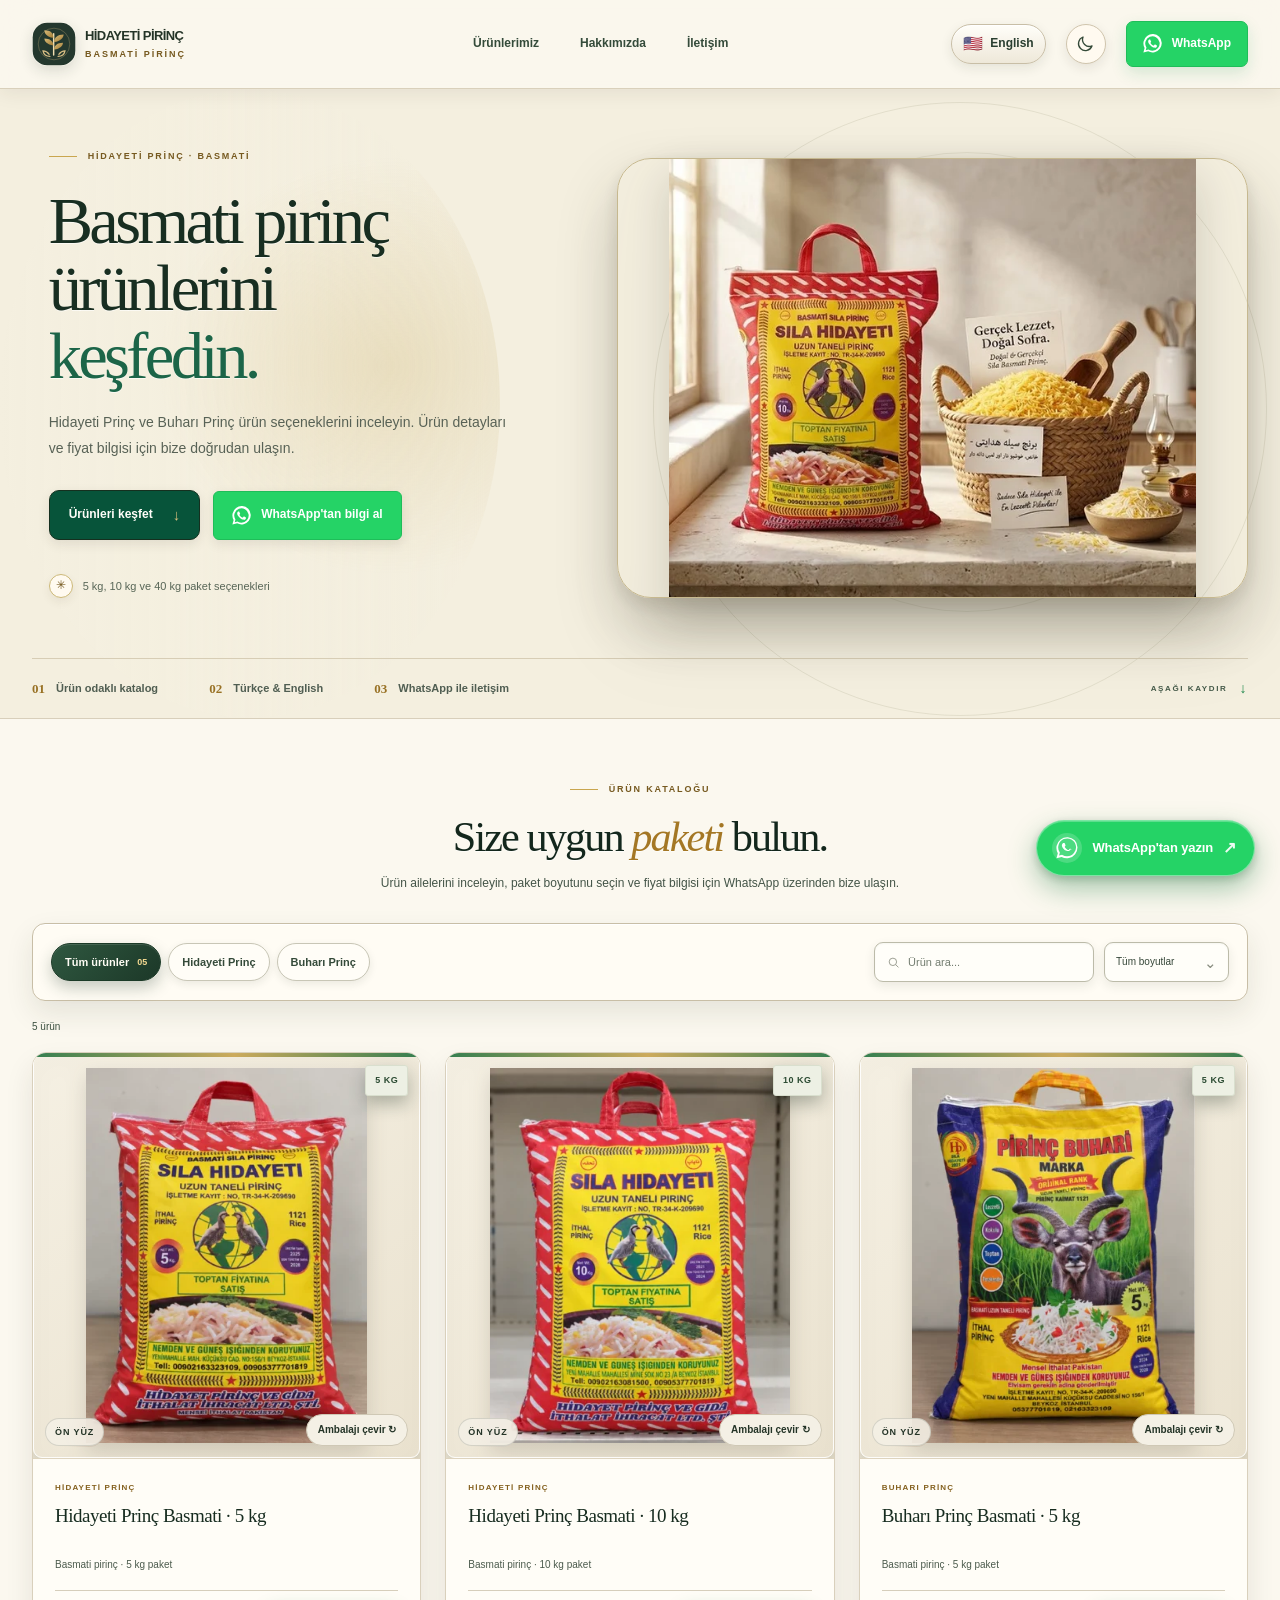
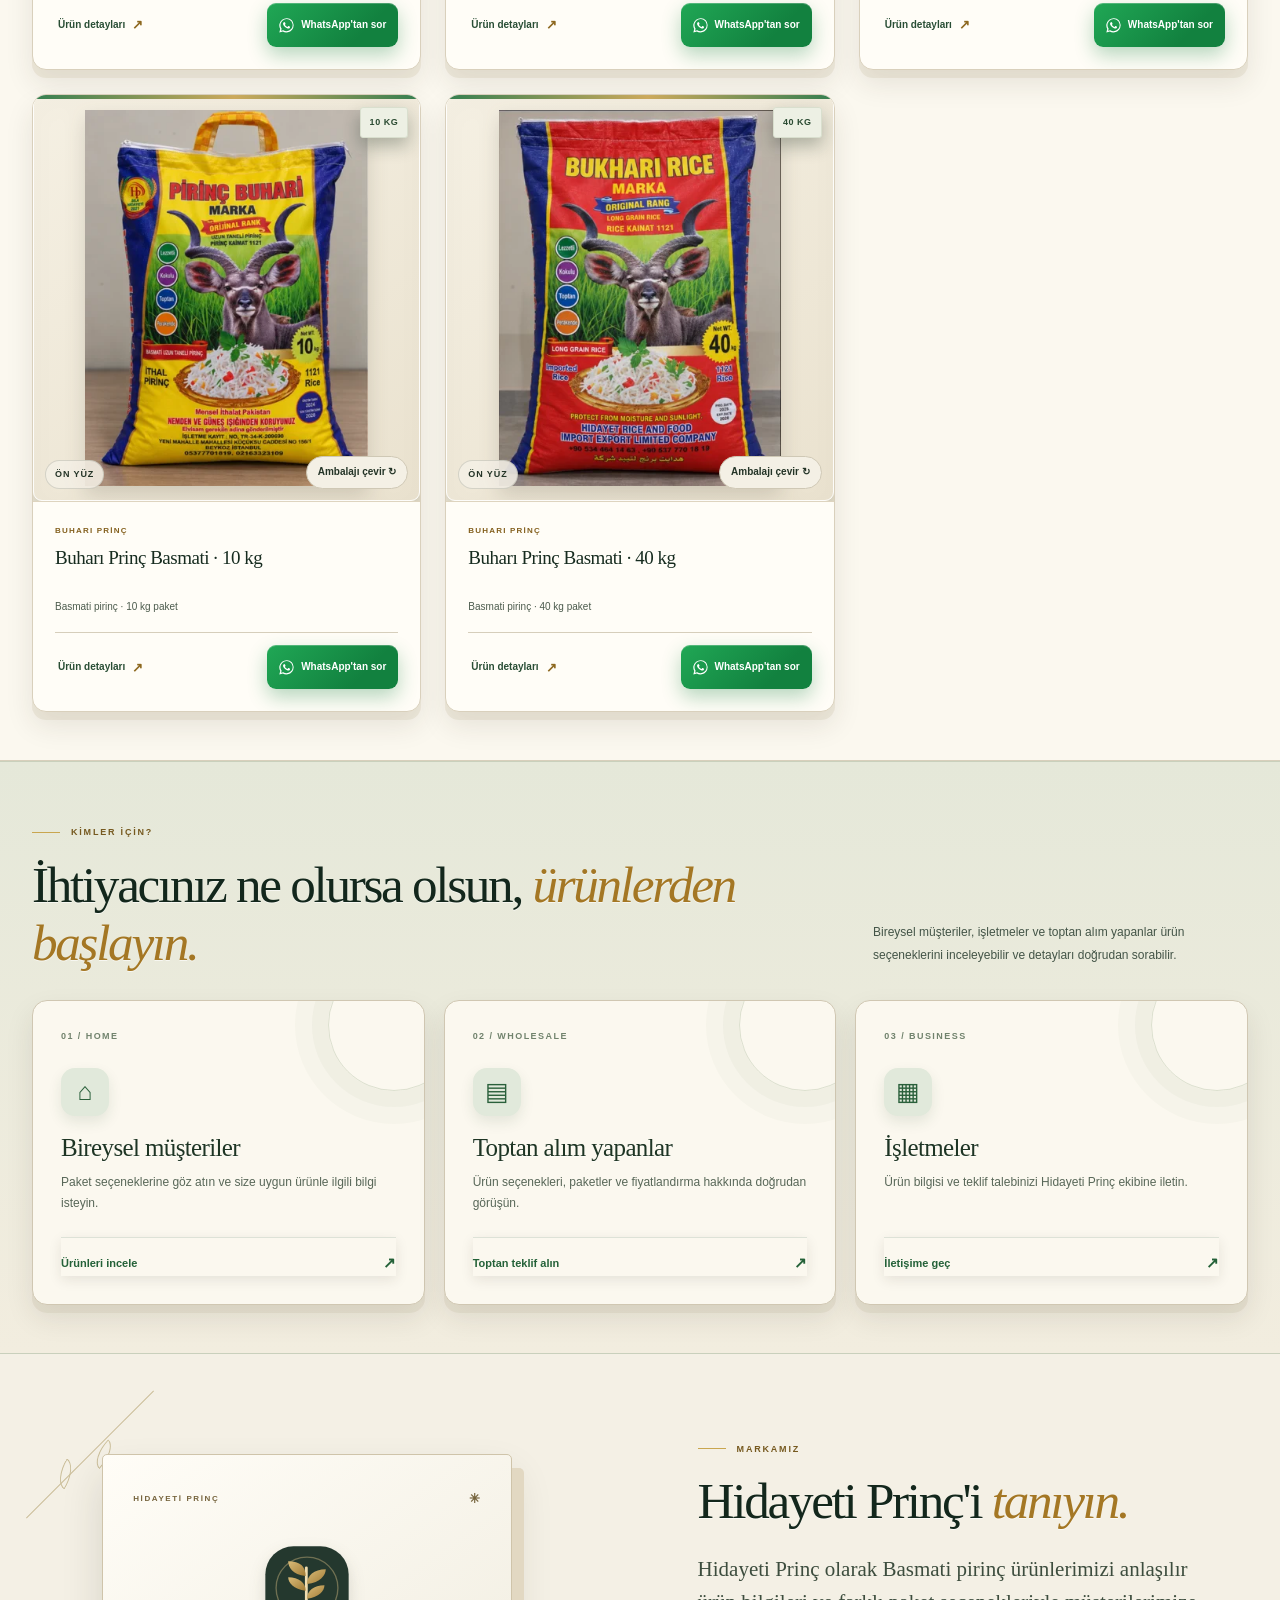
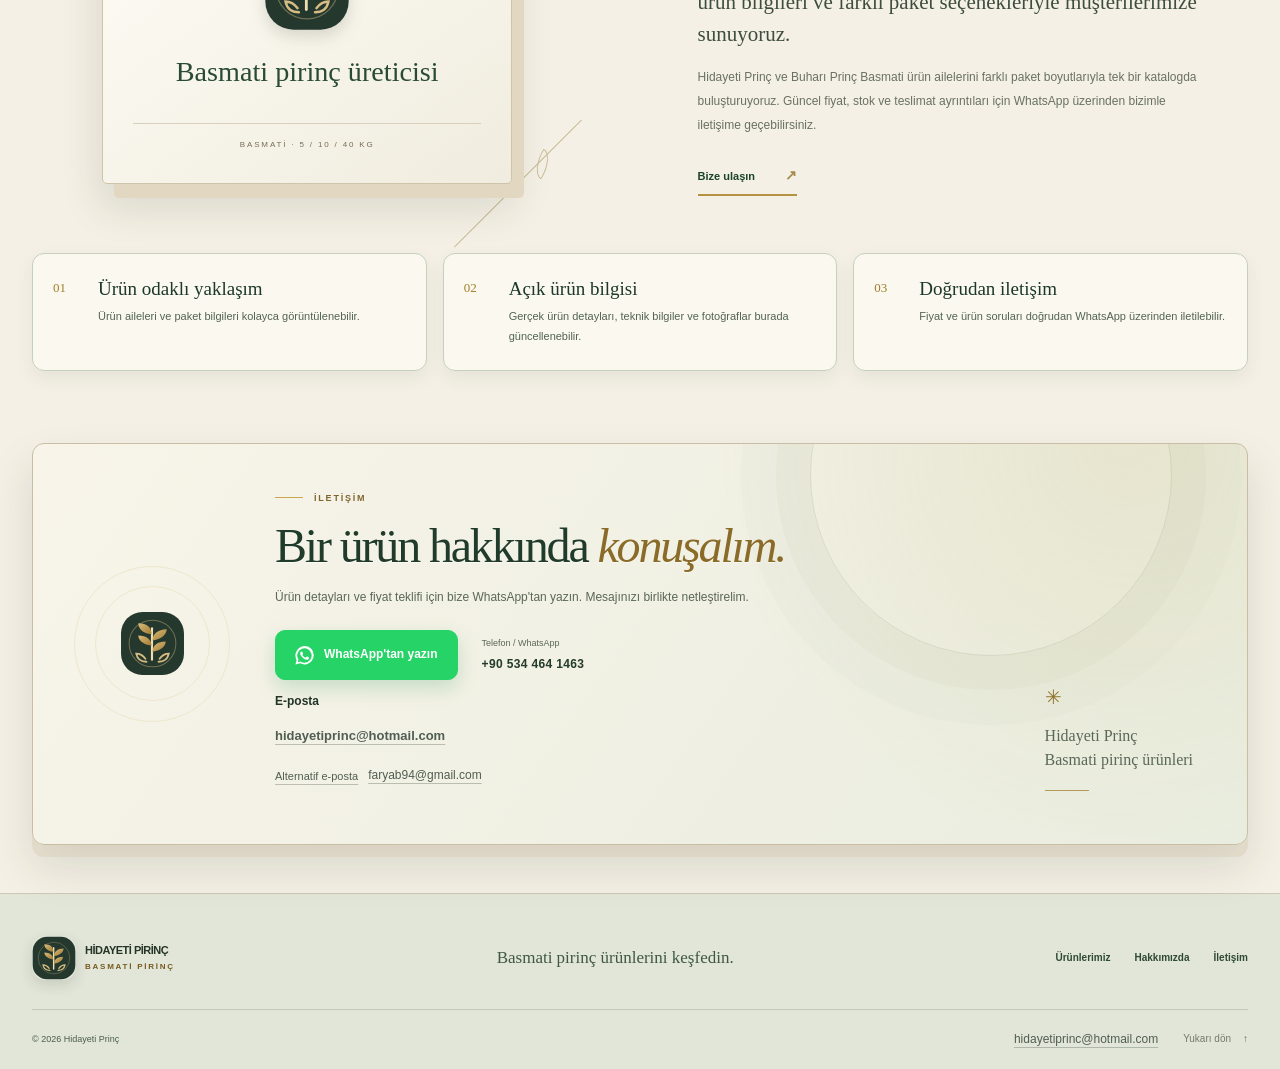
<file: index.html>
<!doctype html>
<html lang="tr-TR">
<head>
  <meta charset="utf-8">
  <meta name="viewport" content="width=device-width, initial-scale=1">
  <meta name="theme-color" content="#f5f2e9">
  <meta name="color-scheme" content="light dark">
  <script>
    /* Apply the saved theme before the stylesheet paints, with safe fallbacks for file:// previews. */
    (function () {
      var root = document.documentElement;
      var preference = "system";
      try {
        var saved = localStorage.getItem("hidayeti-theme-preference");
        if (saved === "dark" || saved === "light") preference = saved;
      } catch (error) { /* Storage may be unavailable for local files; system mode still works. */ }
      var prefersDark = !!(window.matchMedia && window.matchMedia("(prefers-color-scheme: dark)").matches);
      var theme = preference === "system" ? (prefersDark ? "dark" : "light") : preference;
      root.setAttribute("data-theme-mode", preference);
      root.setAttribute("data-theme", theme);
      root.style.colorScheme = theme;
      if ("IntersectionObserver" in window && Element.prototype.animate &&
          window.matchMedia && !window.matchMedia("(prefers-reduced-motion: reduce)").matches) {
        root.classList.add("scroll-entrances");
        window.setTimeout(function () {
          if (!root.classList.contains("motion-studio")) root.classList.remove("scroll-entrances");
        }, 2000);
      }
    }());
  </script>
  <!-- seo-head:start -->
  <title>Hidayeti Pirinç | Basmati Pirinç ve Toptan Teklif</title>
  <meta name="description" content="Hidayeti ve Buharı Basmati pirinç seçeneklerini 5, 10 ve 40 kg ambalajlarda inceleyin. Ürün bilgisi, güncel fiyat ve toptan teklif için WhatsApp’tan ulaşın.">
  <meta name="robots" content="index,follow">
  <link rel="canonical" href="https://hidayetipirinc.com/">
  <link rel="alternate" hreflang="tr-TR" href="https://hidayetipirinc.com/">
  <link rel="alternate" hreflang="en" href="https://hidayetipirinc.com/en/">
  <link rel="alternate" hreflang="x-default" href="https://hidayetipirinc.com/">
  <meta property="og:type" content="website">
  <meta property="og:site_name" content="Hidayeti Pirinç">
  <meta property="og:title" content="Hidayeti Pirinç | Basmati Pirinç ve Toptan Teklif">
  <meta property="og:description" content="Hidayeti ve Buharı Basmati pirinç seçeneklerini 5, 10 ve 40 kg ambalajlarda inceleyin. Ürün bilgisi, güncel fiyat ve toptan teklif için WhatsApp’tan ulaşın.">
  <meta property="og:url" content="https://hidayetipirinc.com/">
  <meta property="og:locale" content="tr_TR">
  <meta property="og:image" content="https://hidayetipirinc.com/assets/seo/hidayeti-basmati.jpg">
  <meta name="twitter:card" content="summary_large_image">
  <link rel="icon" href="/favicon.png" type="image/png" sizes="96x96">
  <link rel="icon" href="/favicon.ico" sizes="16x16 32x32 48x48">
  <link rel="apple-touch-icon" href="/apple-touch-icon.png" sizes="180x180">
  <link rel="manifest" href="/site.webmanifest">
  <script type="application/ld+json">{"@context":"https://schema.org","@graph":[{"@type":"WebSite","@id":"https://hidayetipirinc.com/#website","url":"https://hidayetipirinc.com/","name":"Hidayeti Pirinç","publisher":{"@id":"https://hidayetipirinc.com/#organization"},"inLanguage":["tr-TR","en"]},{"@type":"Organization","@id":"https://hidayetipirinc.com/#organization","name":"Hidayeti Pirinç","alternateName":"Hidayeti Prinç","url":"https://hidayetipirinc.com/","logo":"https://hidayetipirinc.com/assets/logo.svg","email":"hidayetiprinc@hotmail.com","telephone":"+905344641463"}]}</script>
        <!-- seo-head:end -->
  <link id="siteStylesheet" rel="stylesheet" href="/styles.css">
  <link rel="stylesheet" href="/seo-pages.css">
</head>
<body>
  <div id="cssLoadWarning" role="alert" style="display:none;position:fixed;z-index:99999;top:12px;left:12px;right:12px;padding:14px 18px;border-radius:10px;background:#8c2330;color:#fff;font:600 14px/1.5 system-ui,sans-serif;box-shadow:0 8px 28px #0004;">Tasarım dosyası (styles.css) yüklenemedi. ZIP dosyasının tamamını bir klasöre çıkarın ve index.html dosyasını styles.css ile aynı klasörden açın. / The stylesheet could not be loaded. Extract the complete ZIP and keep index.html beside styles.css.</div>
  <a class="skip-link" href="#main" data-i18n="skip">İçeriğe geç</a>
  <header class="site-header" id="top">
    <div class="header-inner wrap">
      <a href="#top" class="brand" aria-label="Hidayeti Prinç ana sayfa">
        <img src="assets/logo.svg" alt="" width="48" height="48">
        <span class="brand-copy"><strong>HİDAYETİ PİRİNÇ</strong><small data-i18n="brandLine">BASMATİ PİRİNÇ</small></span>
      </a>
      <nav class="desktop-nav" aria-label="Ana menü">
        <a href="#products" data-i18n="navProducts">Ürünlerimiz</a>
        <a href="#about" data-i18n="navAbout">Hakkımızda</a>
        <a href="#contact" data-i18n="navContact">İletişim</a>
      </nav>
      <div class="header-actions">
        <a class="language-switch" id="languageToggle" href="/en/" aria-label="Switch to English">
          <span class="flag" aria-hidden="true">🇺🇸</span><span id="languageLabel">English</span>
        </a>
        <button class="theme-toggle" id="themeToggle" type="button" aria-label="Koyu temaya geç" title="Koyu temaya geç" aria-pressed="false">
          <svg class="theme-icon theme-icon-moon" viewBox="0 0 24 24" aria-hidden="true"><path d="M20.2 15.1A8.7 8.7 0 0 1 8.9 3.8 8.8 8.8 0 1 0 20.2 15.1Z"></path></svg>
          <svg class="theme-icon theme-icon-sun" viewBox="0 0 24 24" aria-hidden="true"><circle cx="12" cy="12" r="4"></circle><path d="M12 2v2.2M12 19.8V22M4.93 4.93l1.56 1.56m11.02 11.02 1.56 1.56M2 12h2.2m15.6 0H22M4.93 19.07l1.56-1.56M17.51 6.49l1.56-1.56"></path></svg>
        </button>
        <a class="header-whatsapp general-whatsapp" href="https://wa.me/905344641463?text=Merhaba%2C%20Hidayeti%20Prin%C3%A7%20hakk%C4%B1nda%20bilgi%20almak%20istiyorum." target="_blank" rel="noopener noreferrer" data-i18n="headerWhatsapp">WhatsApp <span aria-hidden="true">↗</span></a>
        <button class="mobile-menu-toggle" id="mobileMenuToggle" type="button" aria-expanded="false" aria-controls="mobileNav" aria-label="Menüyü aç">
          <span></span><span></span>
        </button>
      </div>
    </div>
    <nav class="mobile-nav" id="mobileNav" aria-label="Mobil menü" hidden>
      <a href="#products" data-i18n="navProducts">Ürünlerimiz</a>
      <a href="#about" data-i18n="navAbout">Hakkımızda</a>
      <a href="#contact" data-i18n="navContact">İletişim</a>
      <a href="https://wa.me/905344641463?text=Merhaba%2C%20Hidayeti%20Prin%C3%A7%20hakk%C4%B1nda%20bilgi%20almak%20istiyorum." target="_blank" rel="noopener noreferrer" class="general-whatsapp" data-i18n="mobileWhatsapp">WhatsApp üzerinden ulaşın ↗</a>
    </nav>
  </header>

  <main id="main">
    <section class="hero-section">
      <div class="hero-orb hero-orb-one" aria-hidden="true"></div>
      <div class="hero-orb hero-orb-two" aria-hidden="true"></div>
      <div class="hero-grid wrap">
        <div class="hero-copy">
          <div class="eyebrow"><span class="eyebrow-line"></span><span data-i18n="heroEyebrow">HİDAYETİ PRİNÇ · BASMATİ</span></div>
          <h1 data-i18n="heroTitle">Basmati pirinç ürünlerini <em>keşfedin.</em></h1>
          <p class="hero-description" data-i18n="heroDescription">Hidayeti Prinç ve Buharı Prinç ürün seçeneklerini inceleyin. Ürün detayları ve fiyat bilgisi için bize doğrudan ulaşın.</p>
          <div class="hero-actions">
            <a href="#products" class="button button-dark" data-i18n="heroPrimary">Ürünleri keşfet <span aria-hidden="true">↓</span></a>
            <a class="button button-quiet general-whatsapp" href="https://wa.me/905344641463?text=Merhaba%2C%20Hidayeti%20Prin%C3%A7%20Basmati%20pirin%C3%A7%20%C3%BCr%C3%BCnleri%20hakk%C4%B1nda%20bilgi%20almak%20istiyorum." target="_blank" rel="noopener noreferrer" data-i18n="heroSecondary"><span class="wa-dot" aria-hidden="true">◉</span> WhatsApp'tan bilgi al</a>
          </div>
          <div class="hero-footnote"><span class="footnote-mark" aria-hidden="true">✳</span><span data-i18n="heroFootnote">5 kg, 10 kg ve 40 kg paket seçenekleri</span></div>
        </div>
        <div class="hero-visual">
          <!-- <div class="visual-stamp"><span data-i18n="stampTop">BASMATİ PİRİNÇ</span></span><span data-i18n="stampBottom">PİRİNÇ</span></div> -->
          <picture style="display:contents"><source type="image/webp" srcset="/assets/seo/hero-rice-640.webp 640w, /assets/seo/hero-rice.webp 706w" sizes="(max-width: 760px) 100vw, 50vw"><img class="hero-image" width="706" height="587" fetchpriority="high" src="assets/hero-rice.png" alt="Hidayeti Prinç Basmati pirinç ürün görseli" data-alt-tr="Hidayeti Prinç Basmati pirinç ürün görseli" data-alt-en="Hidayeti Prinç Basmati rice product visual"></picture>
        </div>
      </div>
      <div class="hero-bottom wrap">
        <div class="hero-note"><span class="note-number">01</span><span data-i18n="heroNoteOne">Ürün odaklı katalog</span></div>
        <div class="hero-note"><span class="note-number">02</span><span data-i18n="heroNoteTwo">Türkçe & English</span></div>
        <div class="hero-note"><span class="note-number">03</span><span data-i18n="heroNoteThree">WhatsApp ile iletişim</span></div>
        <a href="#products" class="scroll-cue" aria-label="Ürünlere kaydır"><span data-i18n="scroll">AŞAĞI KAYDIR</span><span aria-hidden="true">↓</span></a>
      </div>
    </section>

    <section class="products-section section-pad" id="products">
      <div class="wrap"> 
        <div class="section-heading products-heading">
          <div>
            <div class="eyebrow"><span class="eyebrow-line"></span><span data-i18n="productsEyebrow">ÜRÜN KATALOĞU</span></div>
            <h2 data-i18n="productsTitle">Size uygun <em>paketi</em> bulun.</h2>
          </div>
          <p data-i18n="productsIntro">Ürün ailelerini inceleyin, paket boyutunu seçin ve fiyat bilgisi için WhatsApp üzerinden bize ulaşın.</p>
        </div>

        <div class="catalog-tools">
          <div class="family-tabs" role="group" aria-label="Ürün ailesi filtresi">
            <button class="filter-chip is-active" type="button" data-family="all" data-i18n="filterAll" aria-pressed="true">Tüm ürünler <span class="chip-count" id="allCount">05</span></button>
            <button class="filter-chip" type="button" data-family="hidayeti" data-i18n="filterHidayeti" aria-pressed="false">Hidayeti Prinç</button>
            <button class="filter-chip" type="button" data-family="buhari" data-i18n="filterBuhari" aria-pressed="false">Buharı Prinç</button>
          </div>
          <div class="catalog-controls">
            <label class="search-control"><span class="sr-only" data-i18n="searchLabel">Ürün ara</span><svg viewBox="0 0 24 24" aria-hidden="true"><circle cx="10.8" cy="10.8" r="6.8"></circle><path d="m16 16 5 5"></path></svg><input type="search" id="productSearch" data-placeholder-tr="Ürün ara..." data-placeholder-en="Search products..." placeholder="Ürün ara..." autocomplete="off"></label>
            <label class="select-control"><span class="sr-only" data-i18n="sizeLabel">Paket boyutu</span><select id="weightFilter" aria-label="Paket boyutu"><option value="all" data-i18n="sizeAll">Tüm boyutlar</option><option value="5 kg">5 kg</option><option value="10 kg">10 kg</option><option value="40 kg">40 kg</option></select><span aria-hidden="true">⌄</span></label>
          </div>
        </div>
        <div class="catalog-status"><span id="resultsCount">5 ürün</span></div>
        <div class="product-grid" id="productGrid" aria-live="polite">
        <!-- seo-catalogue:start -->
<ul class="seo-product-links"><li><a class="seo-product-link" data-item-id="hidayeti-basmati-5kg" href="/urunler/hidayeti-basmati-5-kg/">Hidayeti Prinç Basmati · 5 kg</a> — Basmati pirinç · 5 kg paket</li><li><a class="seo-product-link" data-item-id="hidayeti-basmati-10kg" href="/urunler/hidayeti-basmati-10-kg/">Hidayeti Prinç Basmati · 10 kg</a> — Basmati pirinç · 10 kg paket</li><li><a class="seo-product-link" data-item-id="buhari-basmati-5kg" href="/urunler/buhari-basmati-5-kg/">Buharı Prinç Basmati · 5 kg</a> — Basmati pirinç · 5 kg paket</li><li><a class="seo-product-link" data-item-id="buhari-basmati-10kg" href="/urunler/buhari-basmati-10-kg/">Buharı Prinç Basmati · 10 kg</a> — Basmati pirinç · 10 kg paket</li><li><a class="seo-product-link" data-item-id="buhari-basmati-40kg" href="/urunler/buhari-basmati-40-kg/">Buharı Prinç Basmati · 40 kg</a> — Basmati pirinç · 40 kg paket</li></ul>
        <!-- seo-catalogue:end -->
        </div>
        <div class="empty-state" id="emptyState" hidden>
          <span class="empty-icon" aria-hidden="true">⌕</span>
          <h3 data-i18n="emptyTitle">Ürün bulunamadı</h3>
          <p data-i18n="emptyDescription">Aramanızı veya filtrelerinizi değiştirmeyi deneyin.</p>
          <button type="button" class="text-button" id="resetFilters" data-i18n="resetFilters">Filtreleri temizle ↗</button>
        </div>
        
      </div>
    </section>


    <section class="audience-section section-pad" id="customers">
      <div class="wrap">
        <div class="section-heading audience-heading">
          <div>
            <div class="eyebrow"><span class="eyebrow-line"></span><span data-i18n="audienceEyebrow">KİMLER İÇİN?</span></div>
            <h2 data-i18n="audienceTitle">İhtiyacınız ne olursa olsun, <em>ürünlerden başlayın.</em></h2>
          </div>
          <p data-i18n="audienceIntro">Bireysel müşteriler, işletmeler ve toptan alım yapanlar ürün seçeneklerini inceleyebilir ve detayları doğrudan sorabilir.</p>
        </div>
        <div class="audience-grid">
          <article class="audience-card audience-card-home">
            <span class="audience-number">01 / HOME</span>
            <div class="audience-icon" aria-hidden="true">⌂</div>
            <h3 data-i18n="audienceHomeTitle">Bireysel müşteriler</h3>
            <p data-i18n="audienceHomeText">Paket seçeneklerine göz atın ve size uygun ürünle ilgili bilgi isteyin.</p>
            <a href="#products" class="audience-link"><span data-i18n="audienceProductsCta">Ürünleri incele</span><span aria-hidden="true">↗</span></a>
          </article>
          <article class="audience-card audience-card-wholesale">
            <span class="audience-number">02 / WHOLESALE</span>
            <div class="audience-icon" aria-hidden="true">▤</div>
            <h3 data-i18n="audienceWholesaleTitle">Toptan alım yapanlar</h3>
            <p data-i18n="audienceWholesaleText">Ürün seçenekleri, paketler ve fiyatlandırma hakkında doğrudan görüşün.</p>
            <a href="/toptan-pirinc/" class="audience-link"><span>Toptan teklif alın</span><span aria-hidden="true">↗</span></a>
          </article>
          <article class="audience-card audience-card-business">
            <span class="audience-number">03 / BUSINESS</span>
            <div class="audience-icon" aria-hidden="true">▦</div>
            <h3 data-i18n="audienceBusinessTitle">İşletmeler</h3>
            <p data-i18n="audienceBusinessText">Ürün bilgisi ve teklif talebinizi Hidayeti Prinç ekibine iletin.</p>
            <a href="#contact" class="audience-link"><span data-i18n="audienceContactCta">İletişime geç</span><span aria-hidden="true">↗</span></a>
          </article>
        </div>
      </div>
    </section>



    <section class="brand-section section-pad" id="about">
      <div class="wrap brand-grid">
        <div class="brand-visual">
          <div class="brand-visual-card">
            <div class="brand-card-top"><span data-i18n="brandCardLabel">HİDAYETİ PRİNÇ</span><span aria-hidden="true">✳</span></div>
            <img src="assets/logo.svg" alt="Hidayeti Prinç sembolü" width="86" height="86">
            <p data-i18n="brandCardLine">Basmati pirinç ürünleri</p>
            <span class="brand-card-bottom" data-i18n="brandCardBottom">BASMATİ · 5 / 10 / 40 KG</span>
          </div>
          <div class="decorative-grain grain-a" aria-hidden="true"></div><div class="decorative-grain grain-b" aria-hidden="true"></div>
        </div>
        <div class="brand-copy-main">
          <div class="eyebrow"><span class="eyebrow-line"></span><span data-i18n="aboutEyebrow">MARKAMIZ</span></div>
          <h2 data-i18n="aboutTitle">Hidayeti Prinç'i <em>tanıyın.</em></h2>
          <p class="brand-lead" data-i18n="aboutLead">Hidayeti Prinç olarak Basmati pirinç ürünlerimizi anlaşılır ürün bilgileri ve farklı paket seçenekleriyle müşterilerimize sunuyoruz.</p>
          <p class="brand-body" data-i18n="aboutBody">Hidayeti Prinç ve Buharı Prinç ürün ailelerini, 5 kg, 10 kg ve 40 kg paket seçenekleriyle tek bir katalogda bir araya getiriyoruz. Ürün fotoğraflarımızı ve doğrulanmış teknik bilgileri burada paylaşarak seçim yapmanızı kolaylaştırmayı amaçlıyoruz. Güncel fiyat, stok ve teslimat ayrıntılarını WhatsApp üzerinden doğrudan görüşebilirsiniz.</p>
          <a class="underlined-link" href="#contact"><span data-i18n="aboutCta">Bize ulaşın</span><span aria-hidden="true">↗</span></a>
        </div>
      </div>
      <div class="wrap brand-facts">
        <article class="brand-fact"><span>01</span><div><h3 data-i18n="brandFactOneTitle">Ürün odaklı yaklaşım</h3><p data-i18n="brandFactOneText">Ürün aileleri ve paket bilgileri kolayca görüntülenebilir.</p></div></article>
        <article class="brand-fact"><span>02</span><div><h3 data-i18n="brandFactTwoTitle">Açık ürün bilgisi</h3><p data-i18n="brandFactTwoText">Gerçek ürün detayları, teknik bilgiler ve fotoğraflar burada güncellenebilir.</p></div></article>
        <article class="brand-fact"><span>03</span><div><h3 data-i18n="brandFactThreeTitle">Doğrudan iletişim</h3><p data-i18n="brandFactThreeText">Fiyat ve ürün soruları doğrudan WhatsApp üzerinden iletilebilir.</p></div></article>
      </div>
    </section>



    <section class="contact-section section-pad" id="contact">
      <div class="wrap contact-panel">
        <div class="contact-decoration" aria-hidden="true"><span class="contact-circle circle-one"></span><span class="contact-circle circle-two"></span><img src="assets/logo.svg" alt="" width="65" height="65"></div>
        <div class="contact-copy">
          <div class="eyebrow eyebrow-light"><span class="eyebrow-line"></span><span data-i18n="contactEyebrow">İLETİŞİM</span></div>
          <h2 data-i18n="contactTitle">Bir ürün hakkında <em>konuşalım.</em></h2>
          <p data-i18n="contactDescription">Ürün detayları ve fiyat teklifi için bize WhatsApp'tan yazın. Mesajınızı birlikte netleştirelim.</p>
          <div class="contact-actions">
            <a class="button button-cream general-whatsapp" href="https://wa.me/905344641463?text=Merhaba%2C%20Hidayeti%20Prin%C3%A7%20hakk%C4%B1nda%20bilgi%20almak%20istiyorum." target="_blank" rel="noopener noreferrer" data-i18n="contactWhatsapp">WhatsApp'tan yazın <span aria-hidden="true">↗</span></a>
            <a class="contact-phone" href="tel:+905344641463"><span data-i18n="phoneLabel">Telefon / WhatsApp</span><strong>+90 534 464 1463</strong></a>
          </div>
          <div class="contact-emails">
            <p class="contact-emails-label" data-i18n="emailLabel">E-posta</p>
            <a class="contact-email" href="mailto:hidayetiprinc@hotmail.com">hidayetiprinc@hotmail.com</a>
            <a class="contact-email contact-email-secondary" href="mailto:faryab94@gmail.com"><span data-i18n="secondaryEmailLabel">Alternatif e-posta</span><span>faryab94@gmail.com</span></a>
          </div>
        </div>
        <div class="contact-side-note"><span class="side-note-mark">✳</span><p data-i18n="contactSideNote">Hidayeti Prinç<br> Basmati pirinç ürünleri</p><span class="side-note-rule"></span></div>
      </div>
    </section>
  </main>

  <footer class="site-footer">
    <div class="wrap footer-main">
      <a href="#top" class="brand footer-brand"><img src="assets/logo.svg" alt="" width="43" height="43"><span class="brand-copy"><strong>HİDAYETİ PİRİNÇ</strong><small data-i18n="brandLine">BASMATİ PİRİNÇ</small></span></a>
      <p data-i18n="footerLine">Basmati pirinç ürünlerini keşfedin.</p>
      <div class="footer-nav"><a href="#products" data-i18n="navProducts">Ürünlerimiz</a><a href="#about" data-i18n="navAbout">Hakkımızda</a><a href="#contact" data-i18n="navContact">İletişim</a></div>
    </div>
    <div class="wrap footer-bottom"><span>© <span id="currentYear"></span> Hidayeti Prinç</span><a class="footer-email" href="mailto:hidayetiprinc@hotmail.com">hidayetiprinc@hotmail.com</a><a href="#top" class="back-top"><span data-i18n="backTop">Yukarı dön</span> ↑</a></div>
  </footer>

  <a class="floating-whatsapp general-whatsapp" href="https://wa.me/905344641463" target="_blank" rel="noopener noreferrer" aria-label="Contact Hidayeti Prinç on WhatsApp">
    <span class="floating-wa-icon" aria-hidden="true"><svg viewBox="0 0 24 24"><path d="M20.4 3.6A11.7 11.7 0 0 0 2 17.7L.5 23.2l5.6-1.5A11.7 11.7 0 0 0 20.4 3.6ZM12 21a9.7 9.7 0 0 1-5-1.4l-.4-.2-3.3.9.9-3.2-.2-.5A9.7 9.7 0 1 1 12 21Zm5.3-7.3c-.3-.1-1.6-.8-1.9-.9-.2-.1-.5-.1-.6.2-.2.2-.7.9-.9 1.1-.2.2-.3.2-.6.1-.3-.1-1.2-.5-2.2-1.4-.8-.7-1.3-1.5-1.5-1.8-.2-.3 0-.4.1-.6l.4-.5c.1-.2.2-.3.3-.5.1-.2 0-.4 0-.5s-.6-1.4-.8-1.9c-.2-.5-.4-.4-.6-.4H8c-.2 0-.5.1-.7.4-.2.2-.9.9-.9 2.2s1 2.5 1.1 2.7c.7 1.2 1.9 2.2 3.4 2.9 1.1.5 2.2.7 3 .5.6-.1 1.6-.7 1.8-1.3.2-.6.2-1.2.2-1.3-.1-.1-.3-.2-.6-.3Z"/></svg></span>
    <span data-i18n="floatingWhatsapp">WhatsApp'tan yazın</span><span class="floating-arrow" aria-hidden="true">↗</span>
  </a>

  <dialog class="product-dialog" id="productDialog" aria-labelledby="dialogTitle">
    <button class="dialog-close" id="dialogClose" type="button" aria-label="Close dialog">×</button>
    <div class="dialog-content" id="dialogContent"></div>
  </dialog>

  <script>
    window.addEventListener("load", function () {
      var stylesheet = document.getElementById("siteStylesheet");
      var warning = document.getElementById("cssLoadWarning");
      if (stylesheet && !stylesheet.sheet && warning) warning.style.display = "block";
    });
  </script>
  <script src="/data/seo-images.js"></script>
  <script src="./data/products.js"></script>
  <script src="./app.js"></script>
  <script src="./motion.js"></script>
  <script defer src="/data/analytics-config.js"></script>
  <script defer src="/analytics.js"></script>
</body>
</html>
</file>
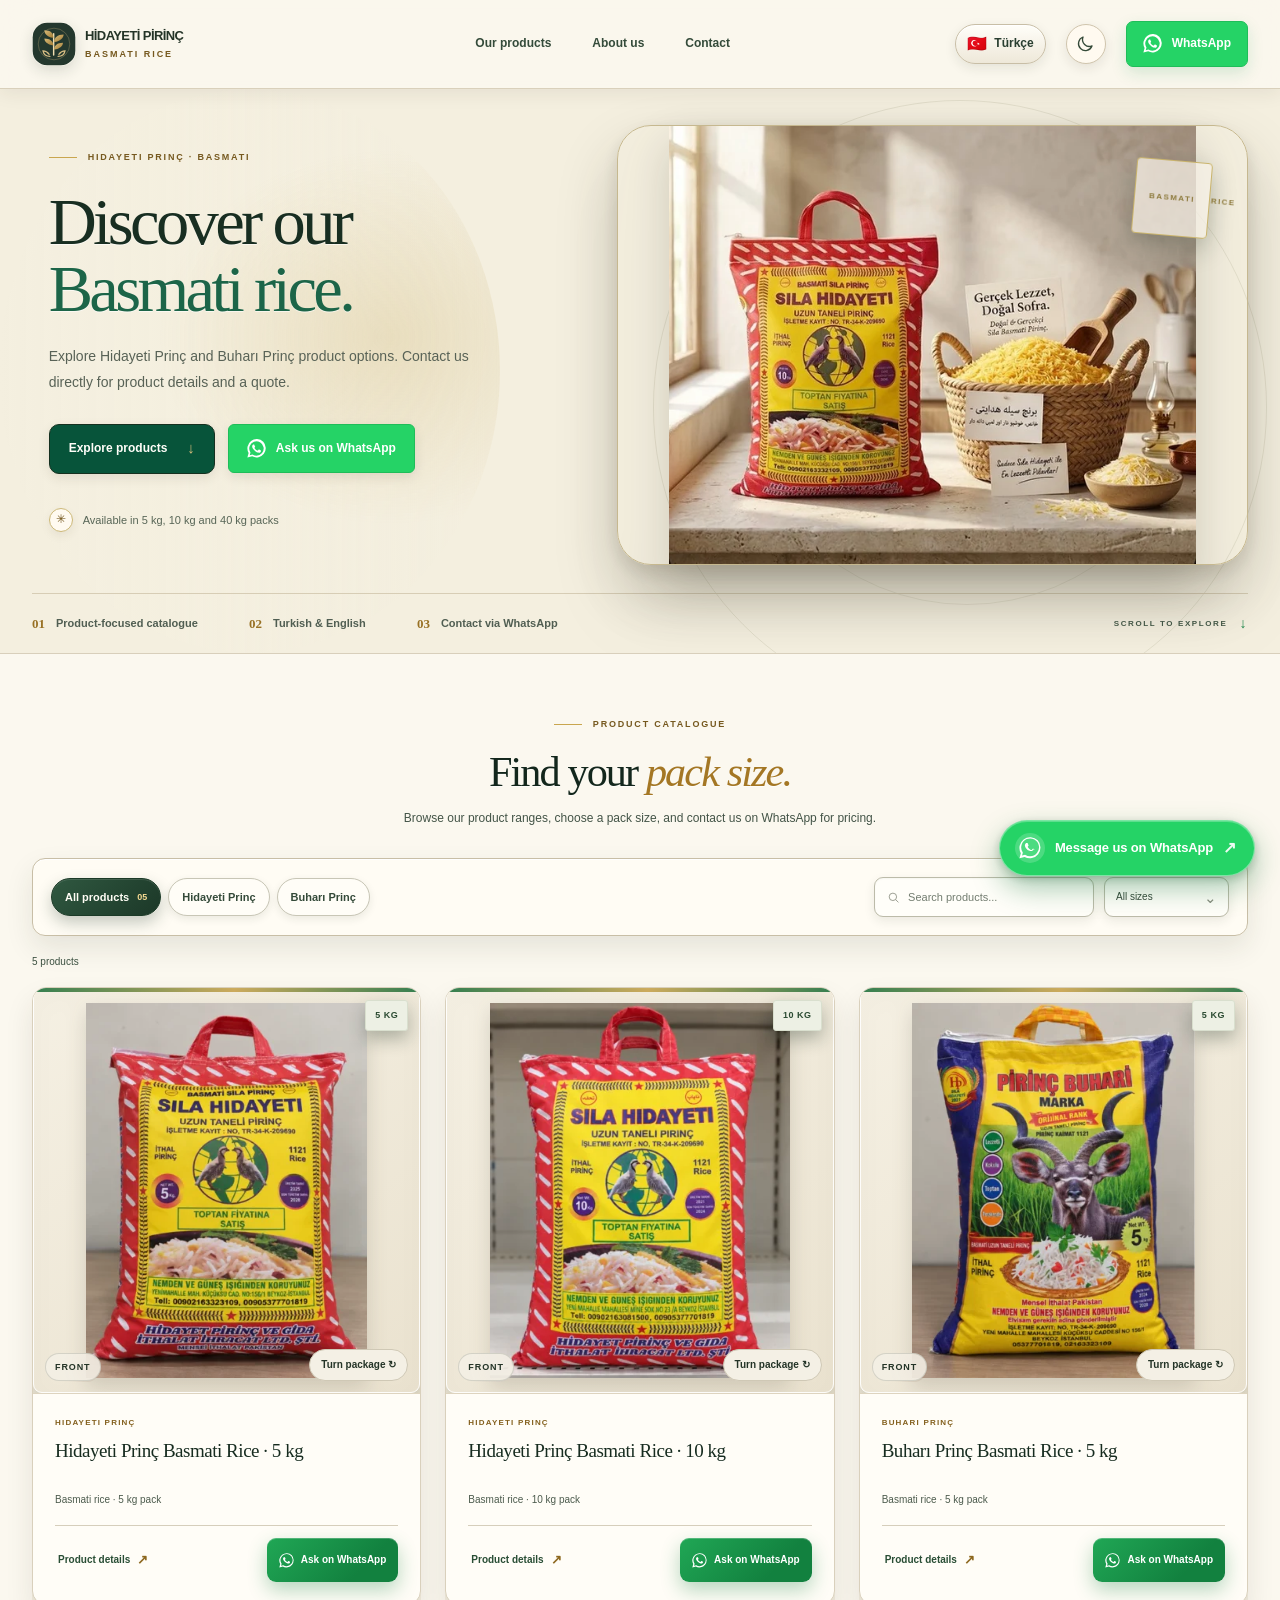
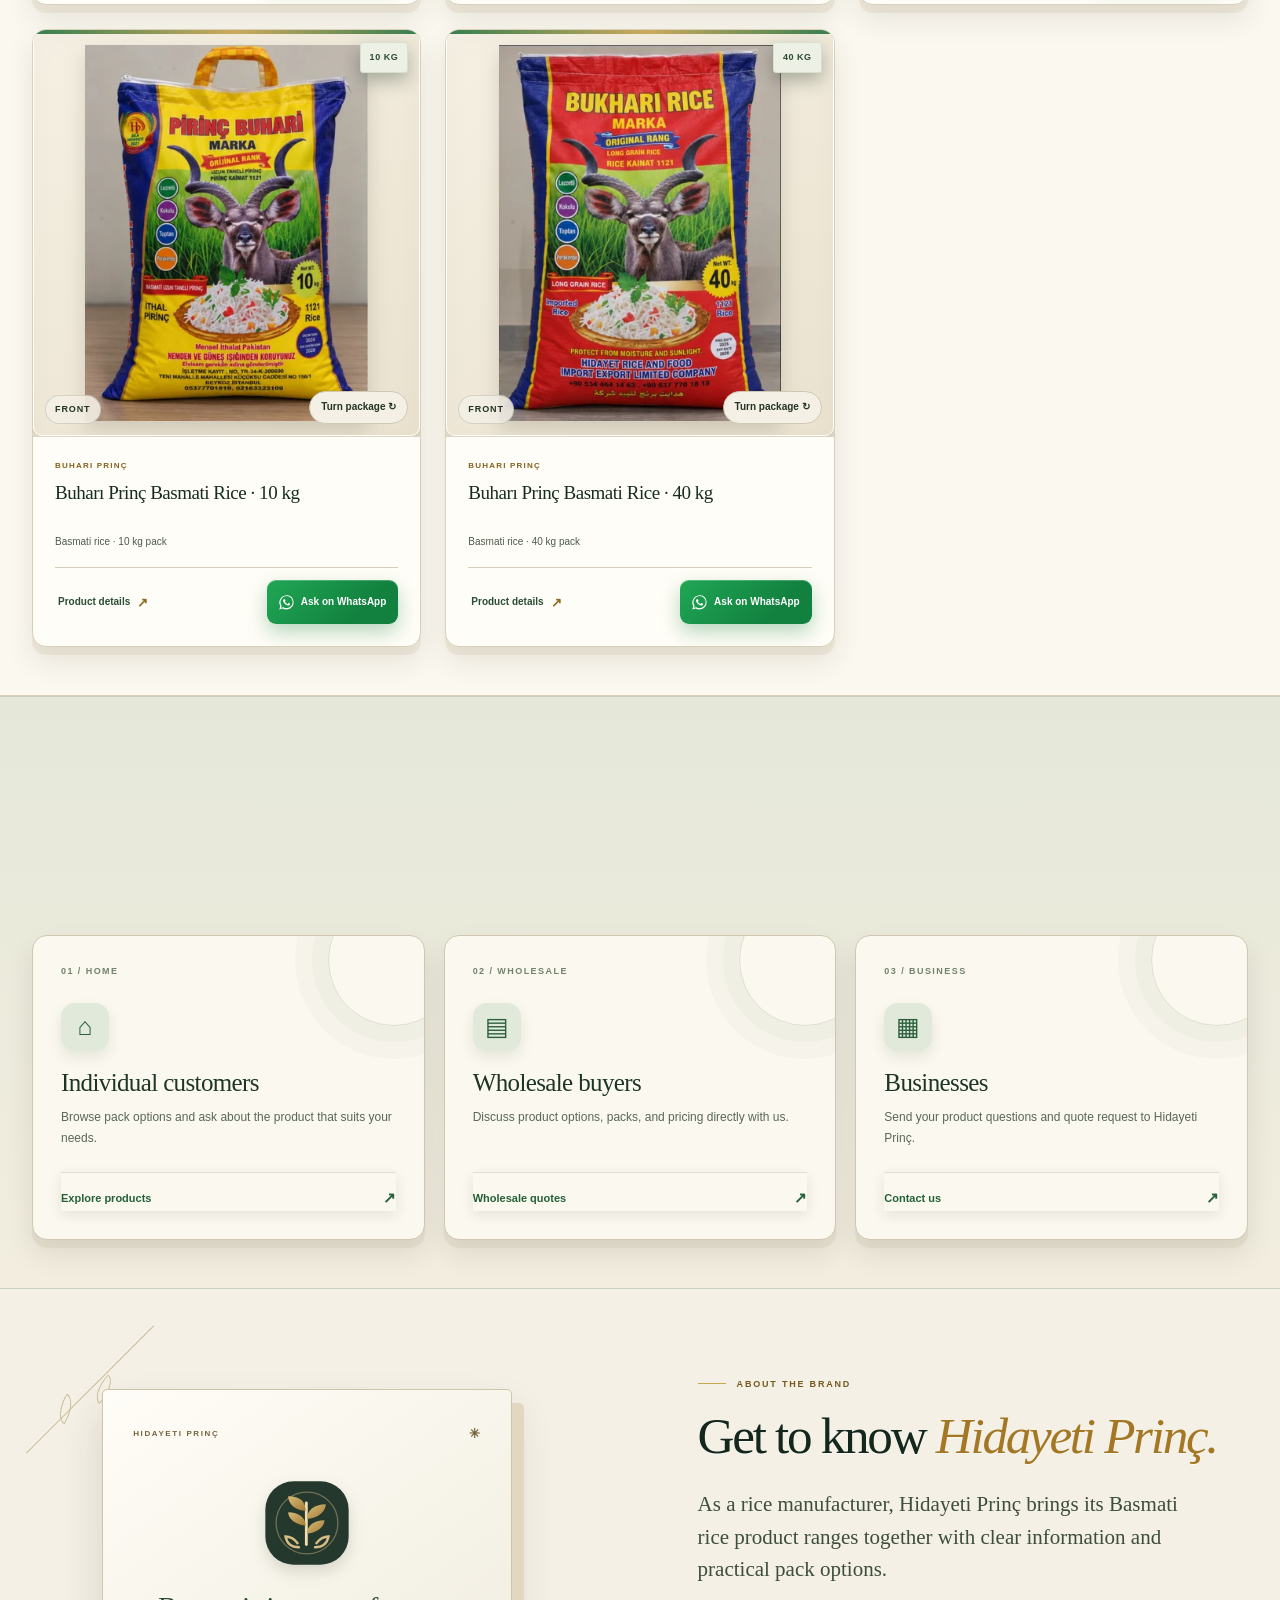
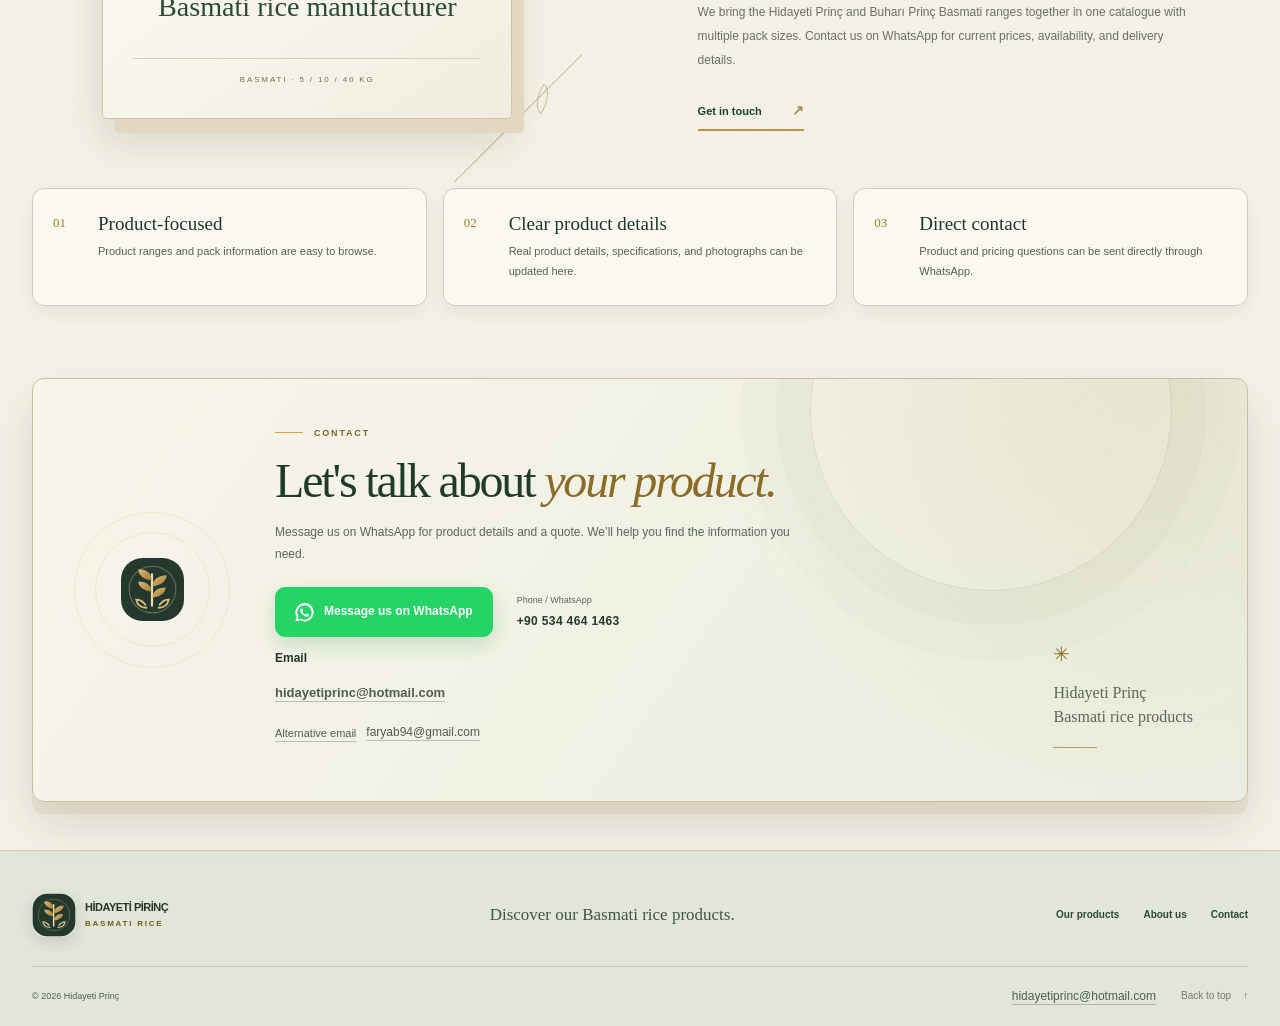
<file: en/index.html>
<!doctype html>
<html lang="en" data-asset-prefix="../">
<head>
  <meta charset="utf-8">
  <meta name="viewport" content="width=device-width, initial-scale=1">
  <meta name="theme-color" content="#f5f2e9">
  <meta name="color-scheme" content="light dark">
  <script>
    /* Apply the saved theme before the stylesheet paints, with safe fallbacks for file:// previews. */
    (function () {
      var root = document.documentElement;
      var preference = "system";
      try {
        var saved = localStorage.getItem("hidayeti-theme-preference");
        if (saved === "dark" || saved === "light") preference = saved;
      } catch (error) { /* Storage may be unavailable for local files; system mode still works. */ }
      var prefersDark = !!(window.matchMedia && window.matchMedia("(prefers-color-scheme: dark)").matches);
      var theme = preference === "system" ? (prefersDark ? "dark" : "light") : preference;
      root.setAttribute("data-theme-mode", preference);
      root.setAttribute("data-theme", theme);
      root.style.colorScheme = theme;
      if ("IntersectionObserver" in window && Element.prototype.animate &&
          window.matchMedia && !window.matchMedia("(prefers-reduced-motion: reduce)").matches) {
        root.classList.add("scroll-entrances");
        window.setTimeout(function () {
          if (!root.classList.contains("motion-studio")) root.classList.remove("scroll-entrances");
        }, 2000);
      }
    }());
  </script>
  <!-- seo-head:start -->
  <title>Hidayeti Pirinç | Basmati Rice Catalogue and Wholesale</title>
  <meta name="description" content="Explore Hidayeti and Buharı Basmati rice in 5, 10 and 40 kg packs. Ask about product details, current pricing and wholesale quotes on WhatsApp.">
  <meta name="robots" content="index,follow">
  <link rel="canonical" href="https://hidayetipirinc.com/en/">
  <link rel="alternate" hreflang="tr-TR" href="https://hidayetipirinc.com/">
  <link rel="alternate" hreflang="en" href="https://hidayetipirinc.com/en/">
  <link rel="alternate" hreflang="x-default" href="https://hidayetipirinc.com/">
  <meta property="og:type" content="website">
  <meta property="og:site_name" content="Hidayeti Pirinç">
  <meta property="og:title" content="Hidayeti Pirinç | Basmati Rice Catalogue and Wholesale">
  <meta property="og:description" content="Explore Hidayeti and Buharı Basmati rice in 5, 10 and 40 kg packs. Ask about product details, current pricing and wholesale quotes on WhatsApp.">
  <meta property="og:url" content="https://hidayetipirinc.com/en/">
  <meta property="og:locale" content="en_US">
  <meta property="og:image" content="https://hidayetipirinc.com/assets/seo/hidayeti-basmati.jpg">
  <meta name="twitter:card" content="summary_large_image">
  <link rel="icon" href="/favicon.png" type="image/png" sizes="96x96">
  <link rel="icon" href="/favicon.ico" sizes="16x16 32x32 48x48">
  <link rel="apple-touch-icon" href="/apple-touch-icon.png" sizes="180x180">
  <link rel="manifest" href="/site.webmanifest">
  <script type="application/ld+json">{"@context":"https://schema.org","@graph":[{"@type":"WebSite","@id":"https://hidayetipirinc.com/#website","url":"https://hidayetipirinc.com/","name":"Hidayeti Pirinç","publisher":{"@id":"https://hidayetipirinc.com/#organization"},"inLanguage":["tr-TR","en"]},{"@type":"Organization","@id":"https://hidayetipirinc.com/#organization","name":"Hidayeti Pirinç","alternateName":"Hidayeti Prinç","url":"https://hidayetipirinc.com/","logo":"https://hidayetipirinc.com/assets/logo.svg","email":"hidayetiprinc@hotmail.com","telephone":"+905344641463"}]}</script>
        <!-- seo-head:end -->
  <link id="siteStylesheet" rel="stylesheet" href="/styles.css">
  <link rel="stylesheet" href="/seo-pages.css">
</head>
<body>
  <div id="cssLoadWarning" role="alert" style="display:none;position:fixed;z-index:99999;top:12px;left:12px;right:12px;padding:14px 18px;border-radius:10px;background:#8c2330;color:#fff;font:600 14px/1.5 system-ui,sans-serif;box-shadow:0 8px 28px #0004;">Tasarım dosyası (styles.css) yüklenemedi. ZIP dosyasının tamamını bir klasöre çıkarın ve index.html dosyasını styles.css ile aynı klasörden açın. / The stylesheet could not be loaded. Extract the complete ZIP and keep index.html beside styles.css.</div>
  <a class="skip-link" href="#main" data-i18n="skip">Skip to content</a>
  <header class="site-header" id="top">
    <div class="header-inner wrap">
      <a href="#top" class="brand" aria-label="Hidayeti Prinç homepage">
        <img src="../assets/logo.svg" alt="" width="48" height="48">
        <span class="brand-copy"><strong>HİDAYETİ PİRİNÇ</strong><small data-i18n="brandLine">BASMATI RICE</small></span>
      </a>
      <nav class="desktop-nav" aria-label="Ana menü">
        <a href="#products" data-i18n="navProducts">Our products</a>
        <a href="#about" data-i18n="navAbout">About us</a>
        <a href="#contact" data-i18n="navContact">Contact</a>
      </nav>
      <div class="header-actions">
        <a class="language-switch" id="languageToggle" href="/" aria-label="Türkçe’ye geç">
          <span class="flag" aria-hidden="true">🇹🇷</span><span id="languageLabel">Türkçe</span>
        </a>
        <button class="theme-toggle" id="themeToggle" type="button" aria-label="Switch to dark mode" title="Switch to dark mode" aria-pressed="false">
          <svg class="theme-icon theme-icon-moon" viewBox="0 0 24 24" aria-hidden="true"><path d="M20.2 15.1A8.7 8.7 0 0 1 8.9 3.8 8.8 8.8 0 1 0 20.2 15.1Z"></path></svg>
          <svg class="theme-icon theme-icon-sun" viewBox="0 0 24 24" aria-hidden="true"><circle cx="12" cy="12" r="4"></circle><path d="M12 2v2.2M12 19.8V22M4.93 4.93l1.56 1.56m11.02 11.02 1.56 1.56M2 12h2.2m15.6 0H22M4.93 19.07l1.56-1.56M17.51 6.49l1.56-1.56"></path></svg>
        </button>
        <a class="header-whatsapp general-whatsapp" href="https://wa.me/905344641463?text=Merhaba%2C%20Hidayeti%20Prin%C3%A7%20hakk%C4%B1nda%20bilgi%20almak%20istiyorum." target="_blank" rel="noopener noreferrer" data-i18n="headerWhatsapp"><svg class='whatsapp-icon' viewBox='0 0 24 24' aria-hidden='true' focusable='false'><path d='M20.52 3.48A11.75 11.75 0 0 0 2.03 17.62L.5 23.5l6.02-1.58a11.75 11.75 0 0 0 14-18.44ZM12 21.1a9.1 9.1 0 0 1-4.64-1.27l-.34-.2-3.57.94.95-3.48-.22-.36A9.1 9.1 0 1 1 12 21.1Zm5-6.82c-.27-.14-1.62-.8-1.87-.89-.25-.1-.43-.14-.61.14-.18.27-.7.89-.86 1.07-.16.18-.32.2-.59.07-.27-.14-1.14-.42-2.17-1.34-.8-.71-1.34-1.6-1.5-1.87-.16-.27-.02-.42.12-.55.12-.12.27-.32.41-.48.14-.16.18-.27.27-.45.09-.18.05-.34-.02-.48-.07-.14-.61-1.48-.84-2.03-.22-.53-.45-.46-.61-.47h-.52c-.18 0-.48.07-.73.34-.25.27-.95.93-.95 2.28s.98 2.64 1.12 2.82c.14.18 1.93 2.95 4.68 4.14.65.28 1.16.45 1.56.57.65.21 1.24.18 1.71.11.52-.08 1.62-.66 1.85-1.3.23-.64.23-1.19.16-1.3-.07-.11-.25-.18-.52-.32Z' fill='currentColor'/></svg> WhatsApp</a>
        <button class="mobile-menu-toggle" id="mobileMenuToggle" type="button" aria-expanded="false" aria-controls="mobileNav" aria-label="Menüyü aç">
          <span></span><span></span>
        </button>
      </div>
    </div>
    <nav class="mobile-nav" id="mobileNav" aria-label="Mobil menü" hidden>
      <a href="#products" data-i18n="navProducts">Our products</a>
      <a href="#about" data-i18n="navAbout">About us</a>
      <a href="#contact" data-i18n="navContact">Contact</a>
      <a href="https://wa.me/905344641463?text=Merhaba%2C%20Hidayeti%20Prin%C3%A7%20hakk%C4%B1nda%20bilgi%20almak%20istiyorum." target="_blank" rel="noopener noreferrer" class="general-whatsapp" data-i18n="mobileWhatsapp"><svg class='whatsapp-icon' viewBox='0 0 24 24' aria-hidden='true' focusable='false'><path d='M20.52 3.48A11.75 11.75 0 0 0 2.03 17.62L.5 23.5l6.02-1.58a11.75 11.75 0 0 0 14-18.44ZM12 21.1a9.1 9.1 0 0 1-4.64-1.27l-.34-.2-3.57.94.95-3.48-.22-.36A9.1 9.1 0 1 1 12 21.1Zm5-6.82c-.27-.14-1.62-.8-1.87-.89-.25-.1-.43-.14-.61.14-.18.27-.7.89-.86 1.07-.16.18-.32.2-.59.07-.27-.14-1.14-.42-2.17-1.34-.8-.71-1.34-1.6-1.5-1.87-.16-.27-.02-.42.12-.55.12-.12.27-.32.41-.48.14-.16.18-.27.27-.45.09-.18.05-.34-.02-.48-.07-.14-.61-1.48-.84-2.03-.22-.53-.45-.46-.61-.47h-.52c-.18 0-.48.07-.73.34-.25.27-.95.93-.95 2.28s.98 2.64 1.12 2.82c.14.18 1.93 2.95 4.68 4.14.65.28 1.16.45 1.56.57.65.21 1.24.18 1.71.11.52-.08 1.62-.66 1.85-1.3.23-.64.23-1.19.16-1.3-.07-.11-.25-.18-.52-.32Z' fill='currentColor'/></svg> Contact us on WhatsApp</a>
    </nav>
  </header>

  <main id="main">
    <section class="hero-section">
      <div class="hero-orb hero-orb-one" aria-hidden="true"></div>
      <div class="hero-orb hero-orb-two" aria-hidden="true"></div>
      <div class="hero-grid wrap">
        <div class="hero-copy">
          <div class="eyebrow"><span class="eyebrow-line"></span><span data-i18n="heroEyebrow">HIDAYETI PRINÇ · BASMATI</span></div>
          <h1 data-i18n="heroTitle">Discover our <em>Basmati rice.</em></h1>
          <p class="hero-description" data-i18n="heroDescription">Explore Hidayeti Prinç and Buharı Prinç product options. Contact us directly for product details and a quote.</p>
          <div class="hero-actions">
            <a href="#products" class="button button-dark" data-i18n="heroPrimary">Explore products <span aria-hidden="true">↓</span></a>
            <a class="button button-quiet general-whatsapp" href="https://wa.me/905344641463?text=Merhaba%2C%20Hidayeti%20Prin%C3%A7%20Basmati%20pirin%C3%A7%20%C3%BCr%C3%BCnleri%20hakk%C4%B1nda%20bilgi%20almak%20istiyorum." target="_blank" rel="noopener noreferrer" data-i18n="heroSecondary"><svg class='whatsapp-icon' viewBox='0 0 24 24' aria-hidden='true' focusable='false'><path d='M20.52 3.48A11.75 11.75 0 0 0 2.03 17.62L.5 23.5l6.02-1.58a11.75 11.75 0 0 0 14-18.44ZM12 21.1a9.1 9.1 0 0 1-4.64-1.27l-.34-.2-3.57.94.95-3.48-.22-.36A9.1 9.1 0 1 1 12 21.1Zm5-6.82c-.27-.14-1.62-.8-1.87-.89-.25-.1-.43-.14-.61.14-.18.27-.7.89-.86 1.07-.16.18-.32.2-.59.07-.27-.14-1.14-.42-2.17-1.34-.8-.71-1.34-1.6-1.5-1.87-.16-.27-.02-.42.12-.55.12-.12.27-.32.41-.48.14-.16.18-.27.27-.45.09-.18.05-.34-.02-.48-.07-.14-.61-1.48-.84-2.03-.22-.53-.45-.46-.61-.47h-.52c-.18 0-.48.07-.73.34-.25.27-.95.93-.95 2.28s.98 2.64 1.12 2.82c.14.18 1.93 2.95 4.68 4.14.65.28 1.16.45 1.56.57.65.21 1.24.18 1.71.11.52-.08 1.62-.66 1.85-1.3.23-.64.23-1.19.16-1.3-.07-.11-.25-.18-.52-.32Z' fill='currentColor'/></svg> Ask us on WhatsApp</a>
          </div>
          <div class="hero-footnote"><span class="footnote-mark" aria-hidden="true">✳</span><span data-i18n="heroFootnote">Available in 5 kg, 10 kg and 40 kg packs</span></div>
        </div>
        <div class="hero-visual">
          <div class="visual-stamp"><span data-i18n="stampTop">BASMATI</span><span class="stamp-divider"></span><span data-i18n="stampBottom">RICE</span></div>
          <picture style="display:contents"><source type="image/webp" srcset="/assets/seo/hero-rice-640.webp 640w, /assets/seo/hero-rice.webp 706w" sizes="(max-width: 760px) 100vw, 50vw"><img class="hero-image" width="706" height="587" fetchpriority="high" src="../assets/hero-rice.png" alt="Hidayeti Prinç Basmati pirinç ürün görseli" data-alt-tr="Hidayeti Prinç Basmati pirinç ürün görseli" data-alt-en="Hidayeti Prinç Basmati rice product visual"></picture>
        </div>
      </div>
      <div class="hero-bottom wrap">
        <div class="hero-note"><span class="note-number">01</span><span data-i18n="heroNoteOne">Product-focused catalogue</span></div>
        <div class="hero-note"><span class="note-number">02</span><span data-i18n="heroNoteTwo">Turkish & English</span></div>
        <div class="hero-note"><span class="note-number">03</span><span data-i18n="heroNoteThree">Contact via WhatsApp</span></div>
        <a href="#products" class="scroll-cue" aria-label="Ürünlere kaydır"><span data-i18n="scroll">SCROLL TO EXPLORE</span><span aria-hidden="true">↓</span></a>
      </div>
    </section>

    <section class="products-section section-pad" id="products">
      <div class="wrap">
        <div class="section-heading products-heading">
          <div>
            <div class="eyebrow"><span class="eyebrow-line"></span><span data-i18n="productsEyebrow">PRODUCT CATALOGUE</span></div>
            <h2 data-i18n="productsTitle">Find your <em>pack size.</em></h2>
          </div>
          <p data-i18n="productsIntro">Browse our product ranges, choose a pack size, and contact us on WhatsApp for pricing.</p>
        </div>

        <div class="catalog-tools">
          <div class="family-tabs" role="group" aria-label="Ürün ailesi filtresi">
            <button class="filter-chip is-active" type="button" data-family="all" data-i18n="filterAll" aria-pressed="true">All products <span class="chip-count" id="allCount">04</span></button>
            <button class="filter-chip" type="button" data-family="hidayeti" data-i18n="filterHidayeti" aria-pressed="false">Hidayeti Prinç</button>
            <button class="filter-chip" type="button" data-family="buhari" data-i18n="filterBuhari" aria-pressed="false">Buharı Prinç</button>
          </div>
          <div class="catalog-controls">
            <label class="search-control"><span class="sr-only" data-i18n="searchLabel">Search products</span><svg viewBox="0 0 24 24" aria-hidden="true"><circle cx="10.8" cy="10.8" r="6.8"></circle><path d="m16 16 5 5"></path></svg><input type="search" id="productSearch" data-placeholder-tr="Ürün ara..." data-placeholder-en="Search products..." placeholder="Search products..." autocomplete="off"></label>
            <label class="select-control"><span class="sr-only" data-i18n="sizeLabel">Pack size</span><select id="weightFilter" aria-label="Paket boyutu"><option value="all" data-i18n="sizeAll">All sizes</option><option value="5 kg">5 kg</option><option value="10 kg">10 kg</option><option value="40 kg">40 kg</option></select><span aria-hidden="true">⌄</span></label>
          </div>
        </div>
        <div class="catalog-status"><span id="resultsCount">5 ürün</span></div>
        <div class="product-grid" id="productGrid" aria-live="polite">
        <!-- seo-catalogue:start -->
<ul class="seo-product-links"><li><a class="seo-product-link" data-item-id="hidayeti-basmati-5kg" href="/urunler/hidayeti-basmati-5-kg/" hreflang="tr">Hidayeti Prinç Basmati Rice · 5 kg</a> — Basmati rice · 5 kg pack</li><li><a class="seo-product-link" data-item-id="hidayeti-basmati-10kg" href="/urunler/hidayeti-basmati-10-kg/" hreflang="tr">Hidayeti Prinç Basmati Rice · 10 kg</a> — Basmati rice · 10 kg pack</li><li><a class="seo-product-link" data-item-id="buhari-basmati-5kg" href="/urunler/buhari-basmati-5-kg/" hreflang="tr">Buharı Prinç Basmati Rice · 5 kg</a> — Basmati rice · 5 kg pack</li><li><a class="seo-product-link" data-item-id="buhari-basmati-10kg" href="/urunler/buhari-basmati-10-kg/" hreflang="tr">Buharı Prinç Basmati Rice · 10 kg</a> — Basmati rice · 10 kg pack</li><li><a class="seo-product-link" data-item-id="buhari-basmati-40kg" href="/urunler/buhari-basmati-40-kg/" hreflang="tr">Buharı Prinç Basmati Rice · 40 kg</a> — Basmati rice · 40 kg pack</li></ul>
        <!-- seo-catalogue:end -->
        </div>
        <div class="empty-state" id="emptyState" hidden>
          <span class="empty-icon" aria-hidden="true">⌕</span>
          <h3 data-i18n="emptyTitle">No products found</h3>
          <p data-i18n="emptyDescription">Try changing your search or filters.</p>
          <button type="button" class="text-button" id="resetFilters" data-i18n="resetFilters">Clear filters ↗</button>
        </div>
        
      </div>
    </section>


    <section class="audience-section section-pad" id="customers">
      <div class="wrap">
        <div class="section-heading audience-heading">
          <div>
            <div class="eyebrow"><span class="eyebrow-line"></span><span data-i18n="audienceEyebrow">WHO WE SERVE</span></div>
            <h2 data-i18n="audienceTitle">Whatever your needs, <em>start with the products.</em></h2>
          </div>
          <p data-i18n="audienceIntro">Individual customers, businesses, and wholesale buyers can explore the range and ask us directly for details.</p>
        </div>
        <div class="audience-grid">
          <article class="audience-card audience-card-home">
            <span class="audience-number">01 / HOME</span>
            <div class="audience-icon" aria-hidden="true">⌂</div>
            <h3 data-i18n="audienceHomeTitle">Individual customers</h3>
            <p data-i18n="audienceHomeText">Browse pack options and ask about the product that suits your needs.</p>
            <a href="#products" class="audience-link"><span data-i18n="audienceProductsCta">Explore products</span><span aria-hidden="true">↗</span></a>
          </article>
          <article class="audience-card audience-card-wholesale">
            <span class="audience-number">02 / WHOLESALE</span>
            <div class="audience-icon" aria-hidden="true">▤</div>
            <h3 data-i18n="audienceWholesaleTitle">Wholesale buyers</h3>
            <p data-i18n="audienceWholesaleText">Discuss product options, packs, and pricing directly with us.</p>
            <a href="/toptan-pirinc/" class="audience-link"><span>Wholesale quotes</span><span aria-hidden="true">↗</span></a>
          </article>
          <article class="audience-card audience-card-business">
            <span class="audience-number">03 / BUSINESS</span>
            <div class="audience-icon" aria-hidden="true">▦</div>
            <h3 data-i18n="audienceBusinessTitle">Businesses</h3>
            <p data-i18n="audienceBusinessText">Send your product questions and quote request to Hidayeti Prinç.</p>
            <a href="#contact" class="audience-link"><span data-i18n="audienceContactCta">Contact us</span><span aria-hidden="true">↗</span></a>
          </article>
        </div>
      </div>
    </section>



    <section class="brand-section section-pad" id="about">
      <div class="wrap brand-grid">
        <div class="brand-visual">
          <div class="brand-visual-card">
            <div class="brand-card-top"><span data-i18n="brandCardLabel">HIDAYETI PRINÇ</span><span aria-hidden="true">✳</span></div>
            <img src="../assets/logo.svg" alt="Hidayeti Prinç sembolü" width="86" height="86">
            <p data-i18n="brandCardLine">Basmati rice manufacturer</p>
            <span class="brand-card-bottom" data-i18n="brandCardBottom">BASMATI · 5 / 10 / 40 KG</span>
          </div>
          <div class="decorative-grain grain-a" aria-hidden="true"></div><div class="decorative-grain grain-b" aria-hidden="true"></div>
        </div>
        <div class="brand-copy-main">
          <div class="eyebrow"><span class="eyebrow-line"></span><span data-i18n="aboutEyebrow">ABOUT THE BRAND</span></div>
          <h2 data-i18n="aboutTitle">Get to know <em>Hidayeti Prinç.</em></h2>
          <p class="brand-lead" data-i18n="aboutLead">As a rice manufacturer, Hidayeti Prinç brings its Basmati rice product ranges together with clear information and practical pack options.</p>
          <p class="brand-body" data-i18n="aboutBody">We bring the Hidayeti Prinç and Buharı Prinç Basmati ranges together in one catalogue with multiple pack sizes. Contact us on WhatsApp for current prices, availability, and delivery details.</p>
          <a class="underlined-link" href="#contact"><span data-i18n="aboutCta">Get in touch</span><span aria-hidden="true">↗</span></a>
        </div>
      </div>
      <div class="wrap brand-facts">
        <article class="brand-fact"><span>01</span><div><h3 data-i18n="brandFactOneTitle">Product-focused</h3><p data-i18n="brandFactOneText">Product ranges and pack information are easy to browse.</p></div></article>
        <article class="brand-fact"><span>02</span><div><h3 data-i18n="brandFactTwoTitle">Clear product details</h3><p data-i18n="brandFactTwoText">Real product details, specifications, and photographs can be updated here.</p></div></article>
        <article class="brand-fact"><span>03</span><div><h3 data-i18n="brandFactThreeTitle">Direct contact</h3><p data-i18n="brandFactThreeText">Product and pricing questions can be sent directly through WhatsApp.</p></div></article>
      </div>
    </section>



    <section class="contact-section section-pad" id="contact">
      <div class="wrap contact-panel">
        <div class="contact-decoration" aria-hidden="true"><span class="contact-circle circle-one"></span><span class="contact-circle circle-two"></span><img src="../assets/logo.svg" alt="" width="65" height="65"></div>
        <div class="contact-copy">
          <div class="eyebrow eyebrow-light"><span class="eyebrow-line"></span><span data-i18n="contactEyebrow">CONTACT</span></div>
          <h2 data-i18n="contactTitle">Let's talk about <em>your product.</em></h2>
          <p data-i18n="contactDescription">Message us on WhatsApp for product details and a quote. We’ll help you find the information you need.</p>
          <div class="contact-actions">
            <a class="button button-cream general-whatsapp" href="https://wa.me/905344641463?text=Merhaba%2C%20Hidayeti%20Prin%C3%A7%20hakk%C4%B1nda%20bilgi%20almak%20istiyorum." target="_blank" rel="noopener noreferrer" data-i18n="contactWhatsapp"><svg class='whatsapp-icon' viewBox='0 0 24 24' aria-hidden='true' focusable='false'><path d='M20.52 3.48A11.75 11.75 0 0 0 2.03 17.62L.5 23.5l6.02-1.58a11.75 11.75 0 0 0 14-18.44ZM12 21.1a9.1 9.1 0 0 1-4.64-1.27l-.34-.2-3.57.94.95-3.48-.22-.36A9.1 9.1 0 1 1 12 21.1Zm5-6.82c-.27-.14-1.62-.8-1.87-.89-.25-.1-.43-.14-.61.14-.18.27-.7.89-.86 1.07-.16.18-.32.2-.59.07-.27-.14-1.14-.42-2.17-1.34-.8-.71-1.34-1.6-1.5-1.87-.16-.27-.02-.42.12-.55.12-.12.27-.32.41-.48.14-.16.18-.27.27-.45.09-.18.05-.34-.02-.48-.07-.14-.61-1.48-.84-2.03-.22-.53-.45-.46-.61-.47h-.52c-.18 0-.48.07-.73.34-.25.27-.95.93-.95 2.28s.98 2.64 1.12 2.82c.14.18 1.93 2.95 4.68 4.14.65.28 1.16.45 1.56.57.65.21 1.24.18 1.71.11.52-.08 1.62-.66 1.85-1.3.23-.64.23-1.19.16-1.3-.07-.11-.25-.18-.52-.32Z' fill='currentColor'/></svg> Message us on WhatsApp</a>
            <a class="contact-phone" href="tel:+905344641463"><span data-i18n="phoneLabel">Phone / WhatsApp</span><strong>+90 534 464 1463</strong></a>
          </div>
          <div class="contact-emails">
            <p class="contact-emails-label" data-i18n="emailLabel">Email</p>
            <a class="contact-email" href="mailto:hidayetiprinc@hotmail.com">hidayetiprinc@hotmail.com</a>
            <a class="contact-email contact-email-secondary" href="mailto:faryab94@gmail.com"><span data-i18n="secondaryEmailLabel">Alternative email</span><span>faryab94@gmail.com</span></a>
          </div>
        </div>
        <div class="contact-side-note"><span class="side-note-mark">✳</span><p data-i18n="contactSideNote">Hidayeti Prinç<br> Basmati rice products</p><span class="side-note-rule"></span></div>
      </div>
    </section>
  </main>

  <footer class="site-footer">
    <div class="wrap footer-main">
      <a href="#top" class="brand footer-brand"><img src="../assets/logo.svg" alt="" width="43" height="43"><span class="brand-copy"><strong>HİDAYETİ PİRİNÇ</strong><small data-i18n="brandLine">BASMATI RICE</small></span></a>
      <p data-i18n="footerLine">Discover our Basmati rice products.</p>
      <div class="footer-nav"><a href="#products" data-i18n="navProducts">Our products</a><a href="#about" data-i18n="navAbout">About us</a><a href="#contact" data-i18n="navContact">Contact</a></div>
    </div>
    <div class="wrap footer-bottom"><span>© <span id="currentYear"></span> Hidayeti Prinç</span><a class="footer-email" href="mailto:hidayetiprinc@hotmail.com">hidayetiprinc@hotmail.com</a><a href="#top" class="back-top"><span data-i18n="backTop">Back to top</span> ↑</a></div>
  </footer>

  <a class="floating-whatsapp general-whatsapp" href="https://wa.me/905344641463" target="_blank" rel="noopener noreferrer" aria-label="Contact Hidayeti Prinç on WhatsApp">
    <span class="floating-wa-icon" aria-hidden="true"><svg viewBox="0 0 24 24"><path d="M20.4 3.6A11.7 11.7 0 0 0 2 17.7L.5 23.2l5.6-1.5A11.7 11.7 0 0 0 20.4 3.6ZM12 21a9.7 9.7 0 0 1-5-1.4l-.4-.2-3.3.9.9-3.2-.2-.5A9.7 9.7 0 1 1 12 21Zm5.3-7.3c-.3-.1-1.6-.8-1.9-.9-.2-.1-.5-.1-.6.2-.2.2-.7.9-.9 1.1-.2.2-.3.2-.6.1-.3-.1-1.2-.5-2.2-1.4-.8-.7-1.3-1.5-1.5-1.8-.2-.3 0-.4.1-.6l.4-.5c.1-.2.2-.3.3-.5.1-.2 0-.4 0-.5s-.6-1.4-.8-1.9c-.2-.5-.4-.4-.6-.4H8c-.2 0-.5.1-.7.4-.2.2-.9.9-.9 2.2s1 2.5 1.1 2.7c.7 1.2 1.9 2.2 3.4 2.9 1.1.5 2.2.7 3 .5.6-.1 1.6-.7 1.8-1.3.2-.6.2-1.2.2-1.3-.1-.1-.3-.2-.6-.3Z"/></svg></span>
    <span data-i18n="floatingWhatsapp">Message us on WhatsApp</span><span class="floating-arrow" aria-hidden="true">↗</span>
  </a>

  <dialog class="product-dialog" id="productDialog" aria-labelledby="dialogTitle">
    <button class="dialog-close" id="dialogClose" type="button" aria-label="Close dialog">×</button>
    <div class="dialog-content" id="dialogContent"></div>
  </dialog>

  <script>
    window.addEventListener("load", function () {
      var stylesheet = document.getElementById("siteStylesheet");
      var warning = document.getElementById("cssLoadWarning");
      if (stylesheet && !stylesheet.sheet && warning) warning.style.display = "block";
    });
  </script>
  <script src="/data/seo-images.js"></script>
  <script src="../data/products.js"></script>
  <script src="../app.js"></script>
  <script src="../motion.js"></script>
  <script defer src="/data/analytics-config.js"></script>
  <script defer src="/analytics.js"></script>
</body>
</html>
</file>
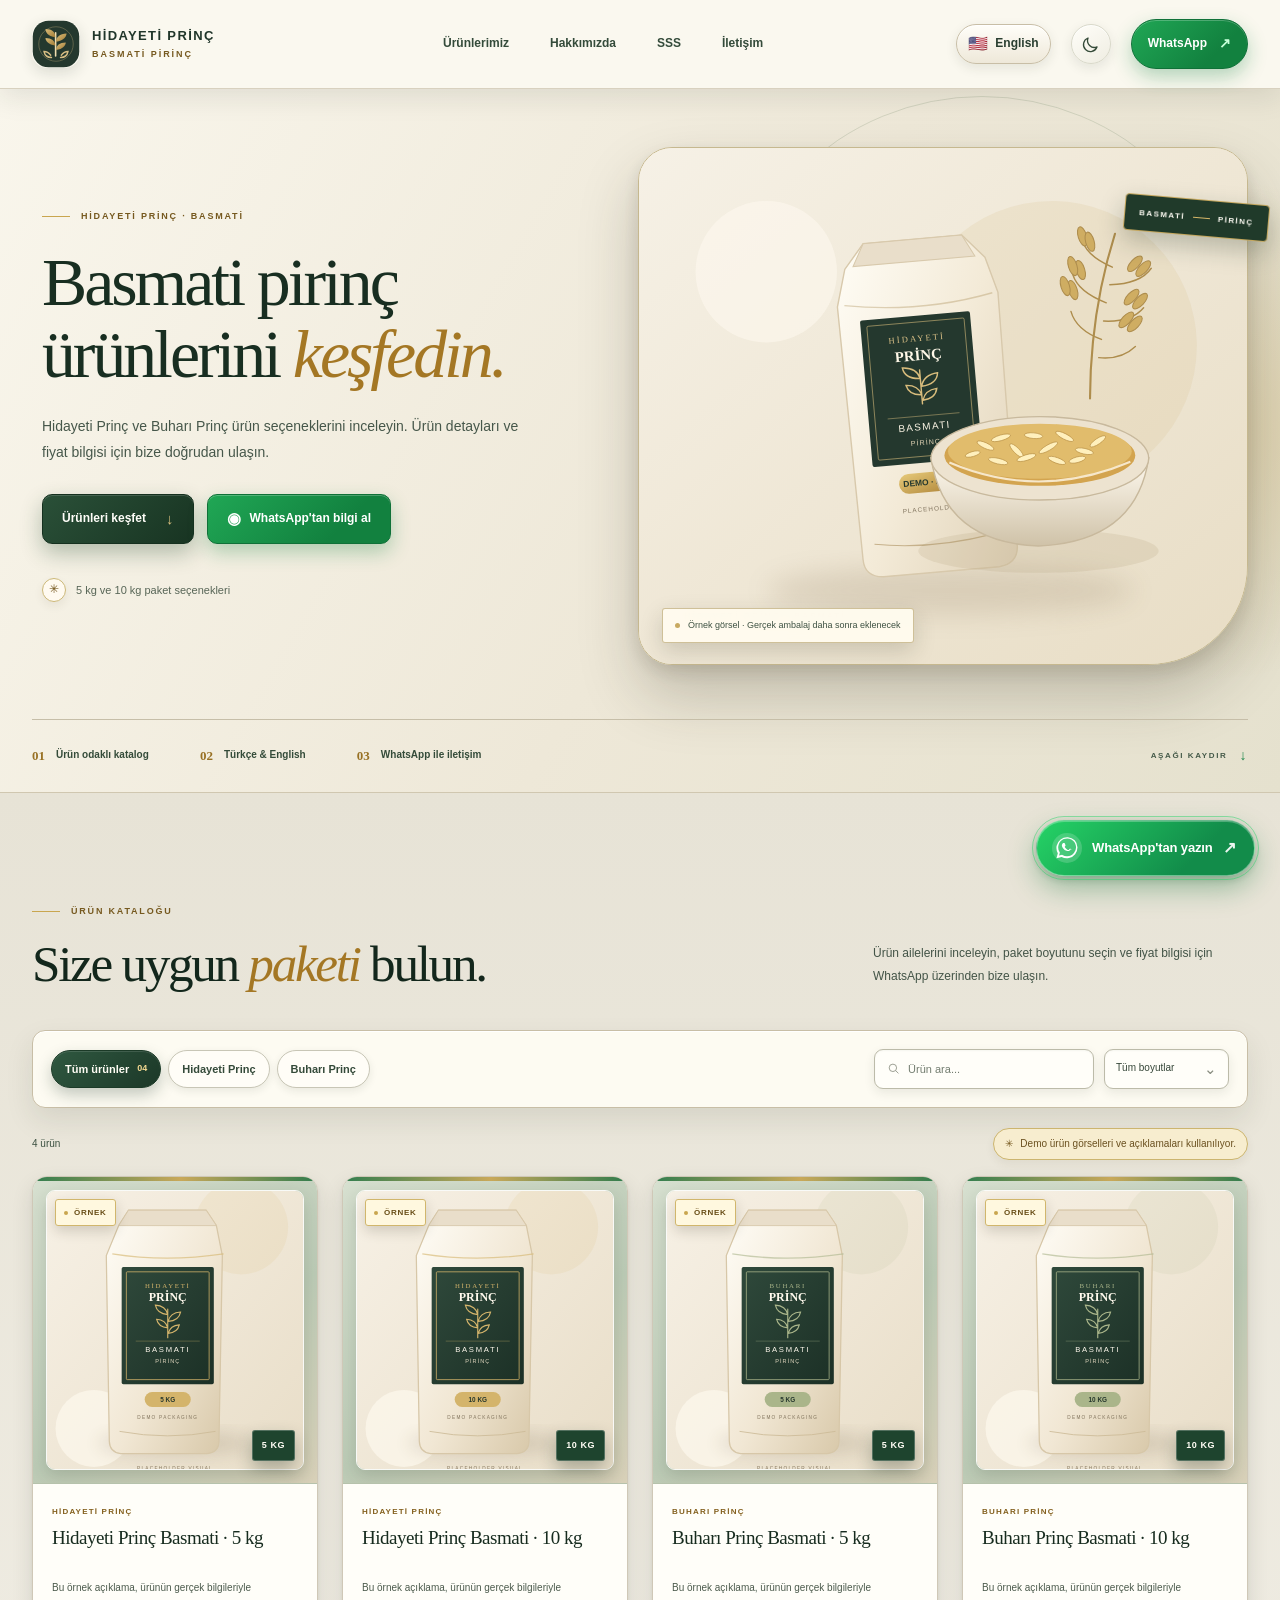
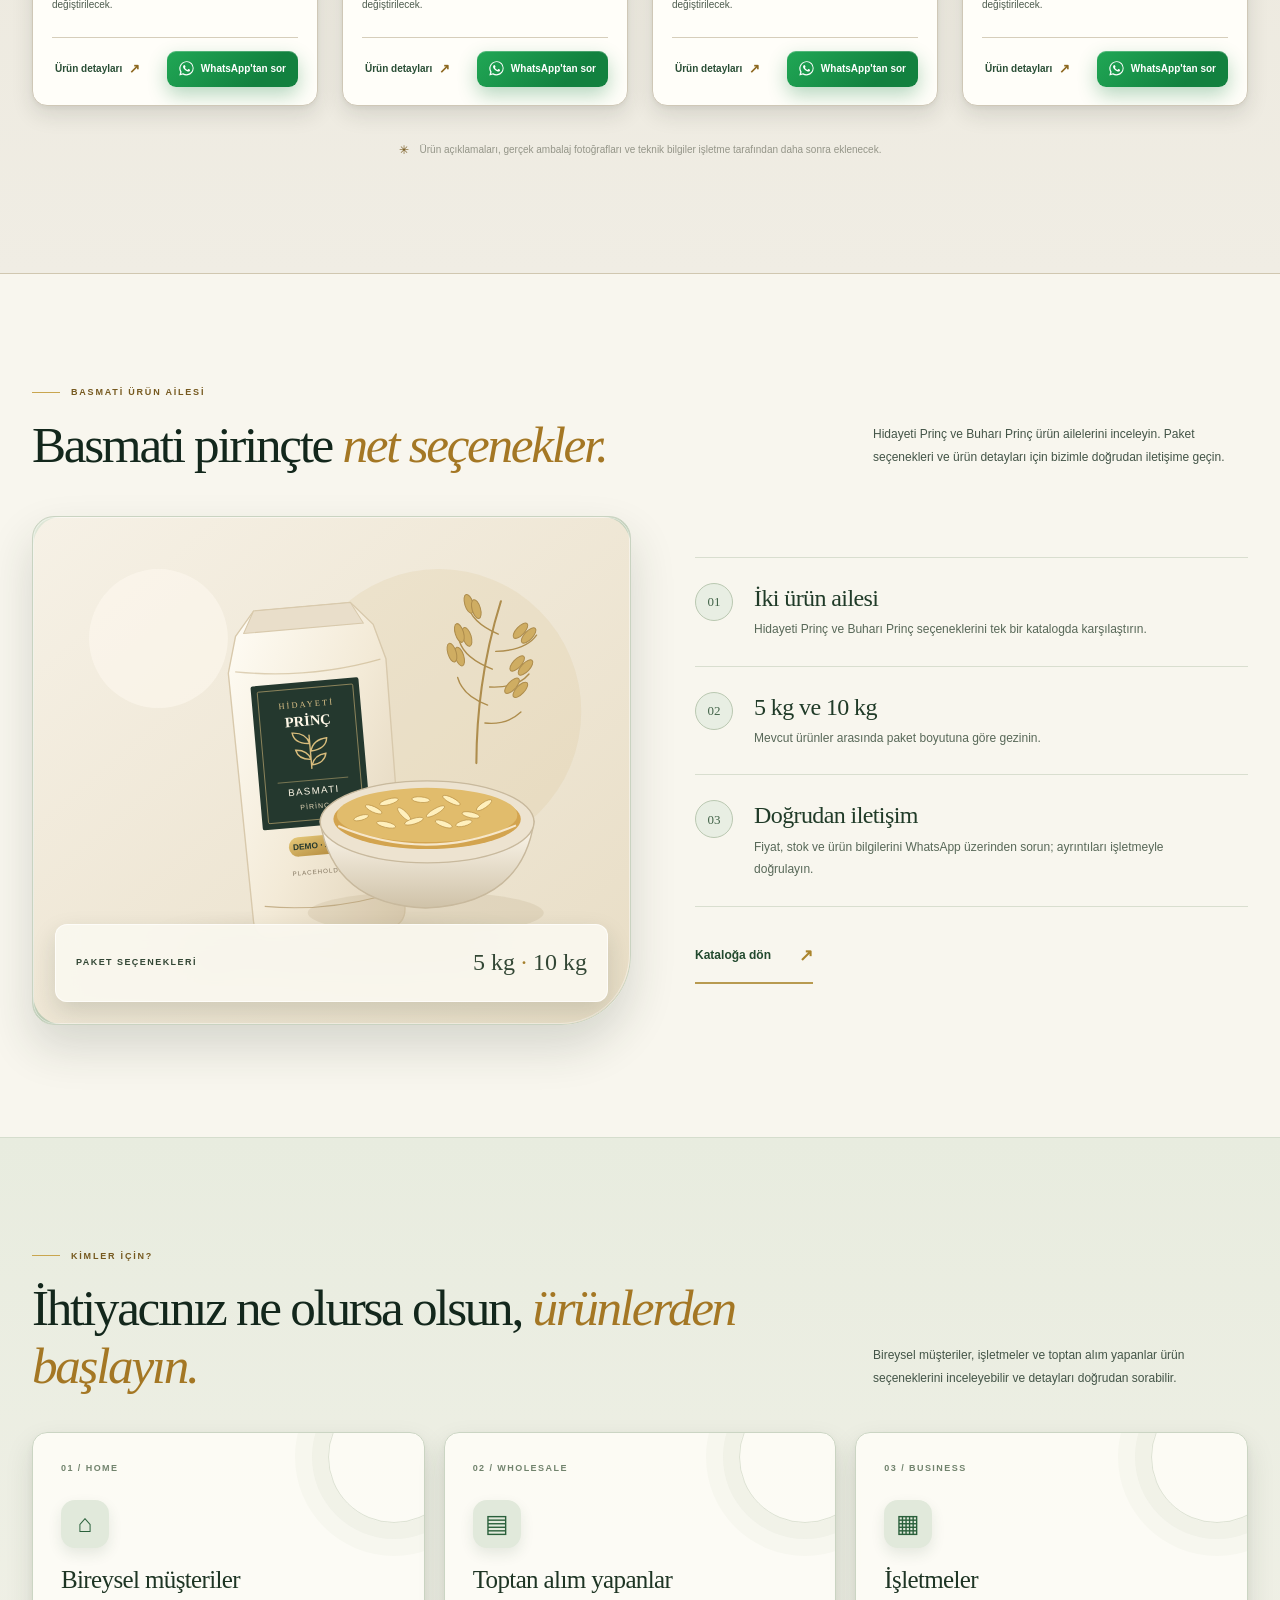
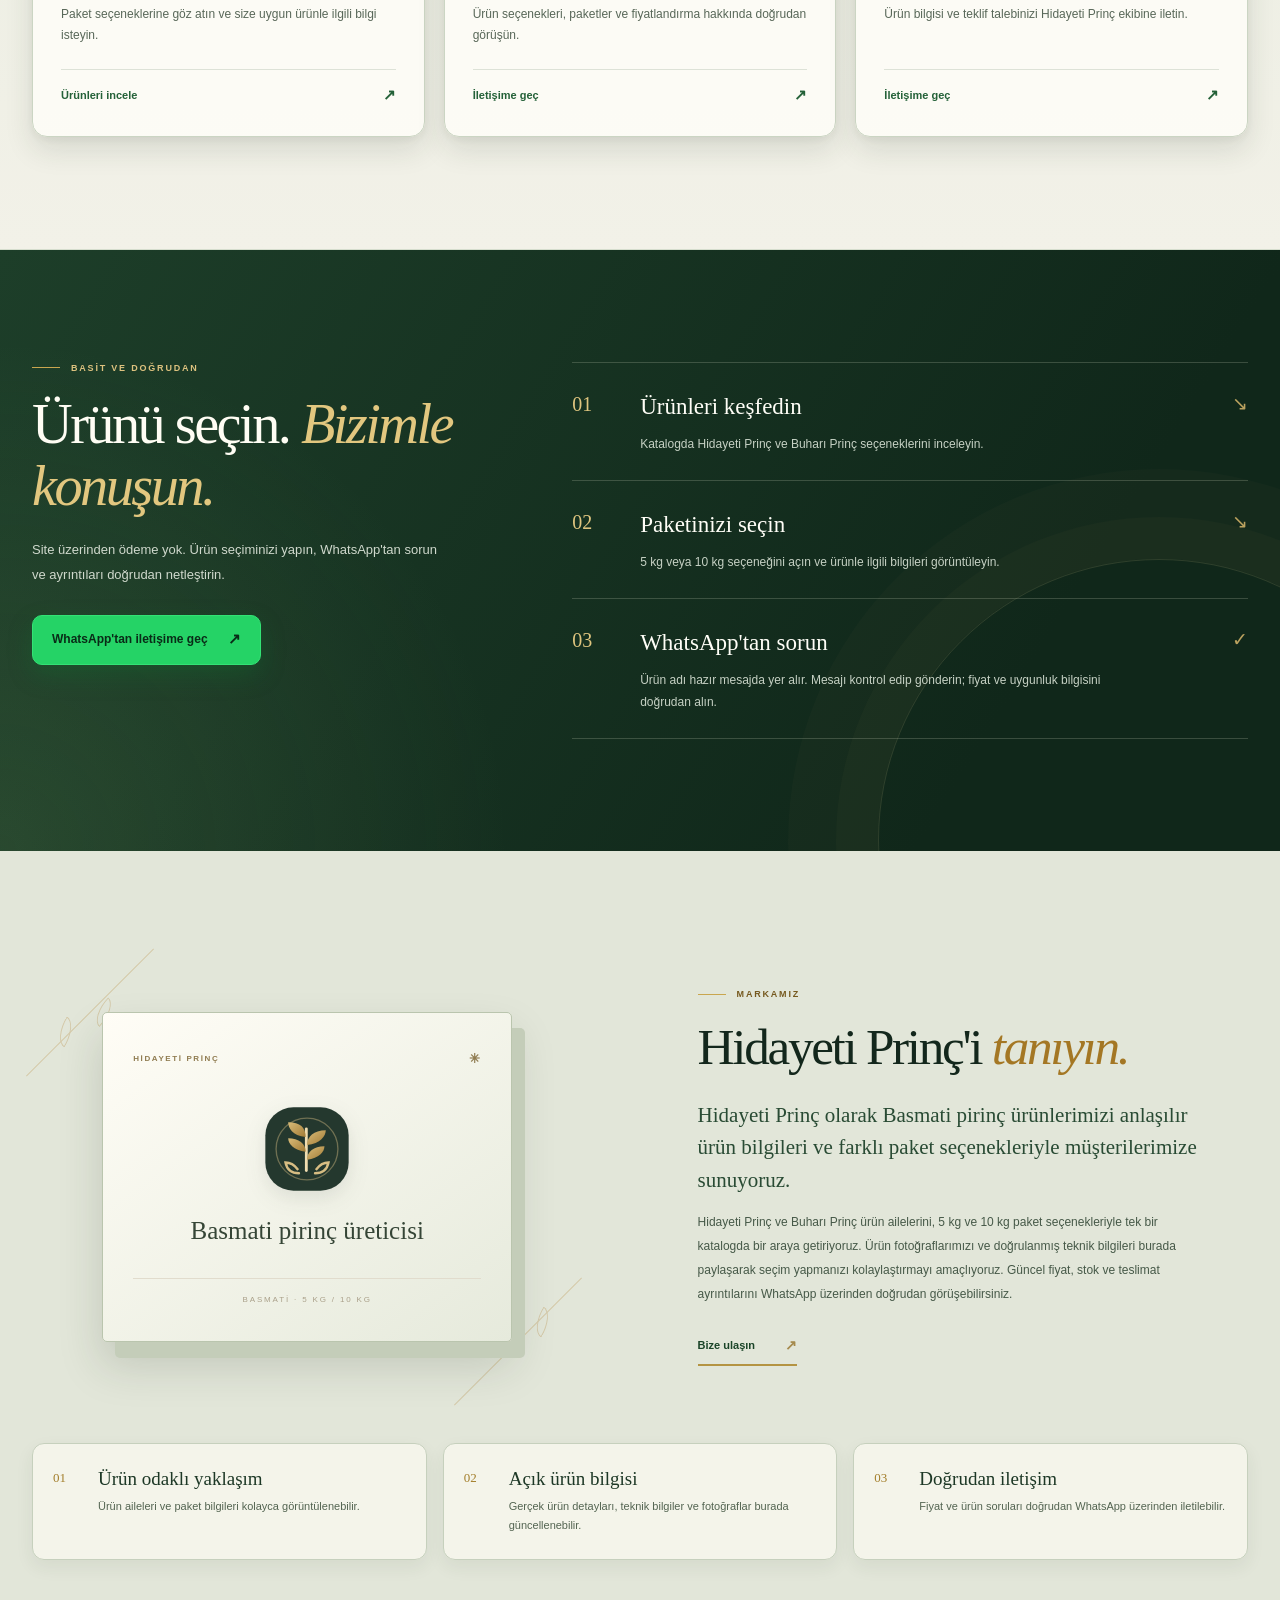
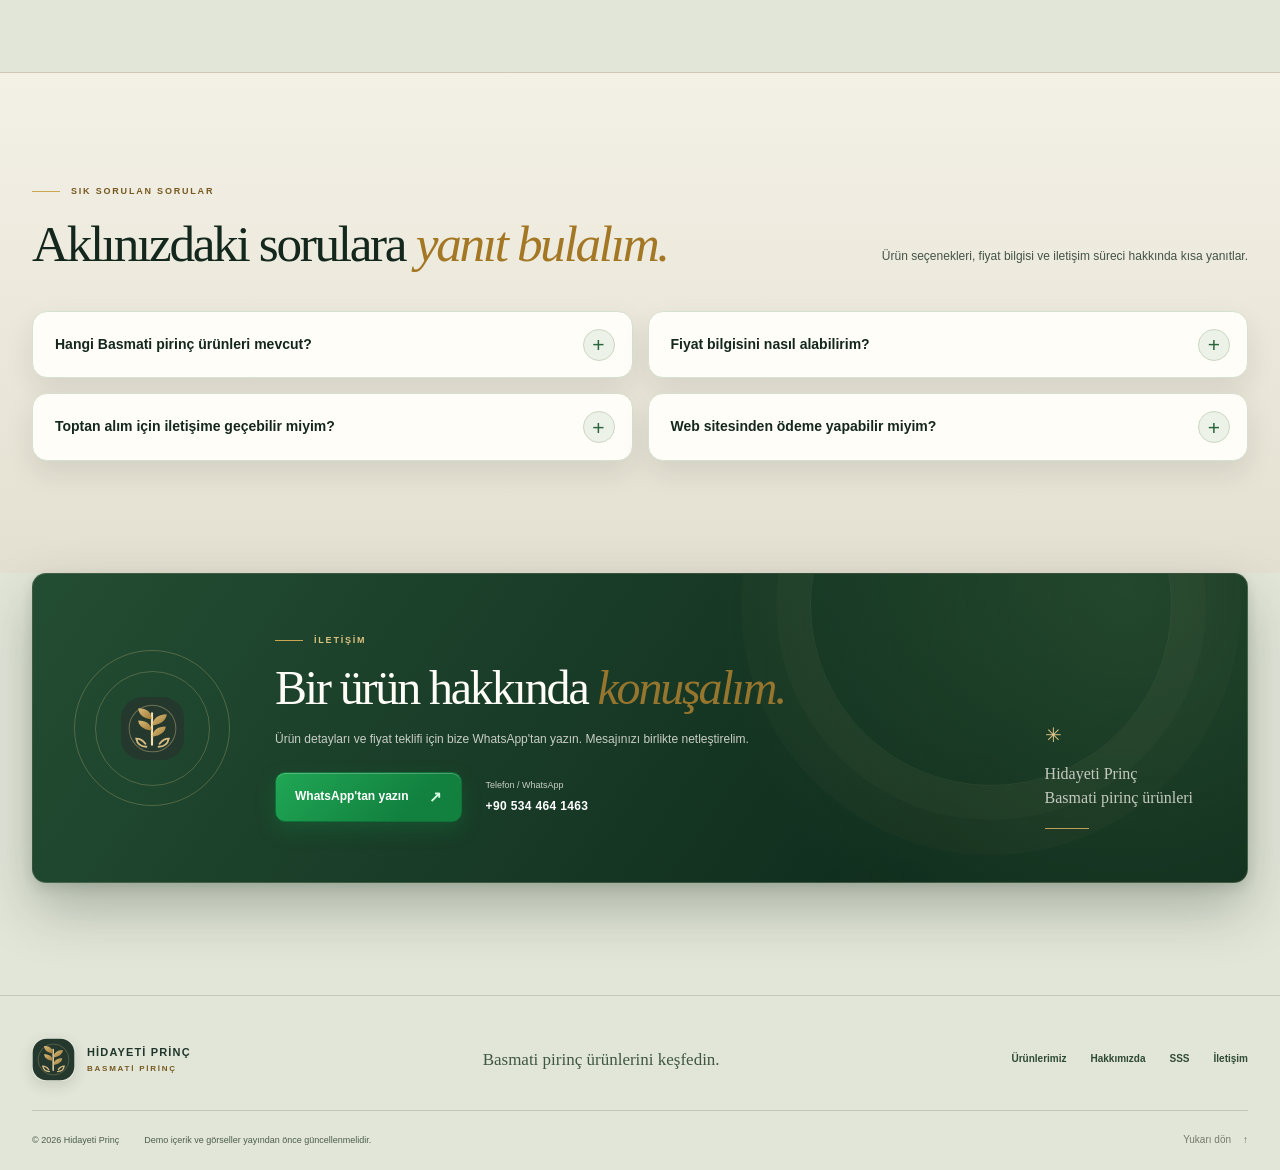
<file: hidayeti-princ-website/index.html>
<!doctype html>
<html lang="tr">
<head>
  <meta charset="utf-8">
  <meta name="viewport" content="width=device-width, initial-scale=1">
  <meta name="theme-color" content="#f5f2e9">
  <meta name="color-scheme" content="light dark">
  <script>
    /* Apply the saved theme before the stylesheet paints, with safe fallbacks for file:// previews. */
    (function () {
      var root = document.documentElement;
      var preference = "system";
      try {
        var saved = localStorage.getItem("hidayeti-theme-preference");
        if (saved === "dark" || saved === "light") preference = saved;
      } catch (error) { /* Storage may be unavailable for local files; system mode still works. */ }
      var prefersDark = !!(window.matchMedia && window.matchMedia("(prefers-color-scheme: dark)").matches);
      var theme = preference === "system" ? (prefersDark ? "dark" : "light") : preference;
      root.setAttribute("data-theme-mode", preference);
      root.setAttribute("data-theme", theme);
      root.style.colorScheme = theme;
    }());
  </script>
  <meta name="description" content="Hidayeti Prinç Basmati pirinç ürünlerini keşfedin. 5 kg ve 10 kg ürün seçenekleri hakkında bilgi ve fiyat için WhatsApp'tan bize ulaşın.">
  <meta name="robots" content="index,follow">
  <title>Hidayeti Prinç | Basmati Pirinç Ürünleri</title>
  <link rel="icon" type="image/svg+xml" href="assets/logo.svg">
  <link rel="preload" href="assets/hero-rice.svg" as="image" type="image/svg+xml">
  <link id="siteStylesheet" rel="stylesheet" href="./styles.css">
  <meta property="og:type" content="website">
  <meta property="og:title" content="Hidayeti Prinç | Basmati Pirinç Ürünleri">
  <meta property="og:description" content="Hidayeti Prinç Basmati pirinç ürünlerini keşfedin. Ürün bilgisi ve fiyat için WhatsApp üzerinden iletişime geçin.">
  <!-- Add the canonical URL and hreflang links after the production domain and URL structure are confirmed. -->
</head>
<body>
  <div id="cssLoadWarning" role="alert" style="display:none;position:fixed;z-index:99999;top:12px;left:12px;right:12px;padding:14px 18px;border-radius:10px;background:#8c2330;color:#fff;font:600 14px/1.5 system-ui,sans-serif;box-shadow:0 8px 28px #0004;">Tasarım dosyası (styles.css) yüklenemedi. ZIP dosyasının tamamını bir klasöre çıkarın ve index.html dosyasını styles.css ile aynı klasörden açın. / The stylesheet could not be loaded. Extract the complete ZIP and keep index.html beside styles.css.</div>
  <a class="skip-link" href="#main" data-i18n="skip">İçeriğe geç</a>
  <header class="site-header" id="top">
    <div class="header-inner wrap">
      <a href="#top" class="brand" aria-label="Hidayeti Prinç ana sayfa">
        <img src="assets/logo.svg" alt="" width="48" height="48">
        <span class="brand-copy"><strong>HİDAYETİ PRİNÇ</strong><small data-i18n="brandLine">BASMATİ PİRİNÇ</small></span>
      </a>
      <nav class="desktop-nav" aria-label="Ana menü">
        <a href="#products" data-i18n="navProducts">Ürünlerimiz</a>
        <a href="#about" data-i18n="navAbout">Hakkımızda</a>
        <a href="#faq" data-i18n="navFaq">SSS</a>
        <a href="#contact" data-i18n="navContact">İletişim</a>
      </nav>
      <div class="header-actions">
        <button class="language-switch" id="languageToggle" type="button" aria-label="Switch to English">
          <span class="flag" aria-hidden="true">🇺🇸</span><span id="languageLabel">English</span>
        </button>
        <button class="theme-toggle" id="themeToggle" type="button" aria-label="Koyu temaya geç" title="Koyu temaya geç" aria-pressed="false">
          <svg class="theme-icon theme-icon-moon" viewBox="0 0 24 24" aria-hidden="true"><path d="M20.2 15.1A8.7 8.7 0 0 1 8.9 3.8 8.8 8.8 0 1 0 20.2 15.1Z"></path></svg>
          <svg class="theme-icon theme-icon-sun" viewBox="0 0 24 24" aria-hidden="true"><circle cx="12" cy="12" r="4"></circle><path d="M12 2v2.2M12 19.8V22M4.93 4.93l1.56 1.56m11.02 11.02 1.56 1.56M2 12h2.2m15.6 0H22M4.93 19.07l1.56-1.56M17.51 6.49l1.56-1.56"></path></svg>
        </button>
        <a class="header-whatsapp general-whatsapp" href="https://wa.me/905344641463?text=Merhaba%2C%20Hidayeti%20Prin%C3%A7%20hakk%C4%B1nda%20bilgi%20almak%20istiyorum." target="_blank" rel="noopener noreferrer" data-i18n="headerWhatsapp">WhatsApp <span aria-hidden="true">↗</span></a>
        <button class="mobile-menu-toggle" id="mobileMenuToggle" type="button" aria-expanded="false" aria-controls="mobileNav" aria-label="Menüyü aç">
          <span></span><span></span>
        </button>
      </div>
    </div>
    <nav class="mobile-nav" id="mobileNav" aria-label="Mobil menü" hidden>
      <a href="#products" data-i18n="navProducts">Ürünlerimiz</a>
      <a href="#about" data-i18n="navAbout">Hakkımızda</a>
      <a href="#faq" data-i18n="navFaq">SSS</a>
      <a href="#contact" data-i18n="navContact">İletişim</a>
      <a href="https://wa.me/905344641463?text=Merhaba%2C%20Hidayeti%20Prin%C3%A7%20hakk%C4%B1nda%20bilgi%20almak%20istiyorum." target="_blank" rel="noopener noreferrer" class="general-whatsapp" data-i18n="mobileWhatsapp">WhatsApp üzerinden ulaşın ↗</a>
    </nav>
  </header>

  <main id="main">
    <section class="hero-section">
      <div class="hero-orb hero-orb-one" aria-hidden="true"></div>
      <div class="hero-orb hero-orb-two" aria-hidden="true"></div>
      <div class="hero-grid wrap">
        <div class="hero-copy">
          <div class="eyebrow"><span class="eyebrow-line"></span><span data-i18n="heroEyebrow">HİDAYETİ PRİNÇ · BASMATİ</span></div>
          <h1 data-i18n="heroTitle">Basmati pirinç ürünlerini <em>keşfedin.</em></h1>
          <p class="hero-description" data-i18n="heroDescription">Hidayeti Prinç ve Buharı Prinç ürün seçeneklerini inceleyin. Ürün detayları ve fiyat bilgisi için bize doğrudan ulaşın.</p>
          <div class="hero-actions">
            <a href="#products" class="button button-dark" data-i18n="heroPrimary">Ürünleri keşfet <span aria-hidden="true">↓</span></a>
            <a class="button button-quiet general-whatsapp" href="https://wa.me/905344641463?text=Merhaba%2C%20Hidayeti%20Prin%C3%A7%20Basmati%20pirin%C3%A7%20%C3%BCr%C3%BCnleri%20hakk%C4%B1nda%20bilgi%20almak%20istiyorum." target="_blank" rel="noopener noreferrer" data-i18n="heroSecondary"><span class="wa-dot" aria-hidden="true">◉</span> WhatsApp'tan bilgi al</a>
          </div>
          <div class="hero-footnote"><span class="footnote-mark" aria-hidden="true">✳</span><span data-i18n="heroFootnote">5 kg ve 10 kg paket seçenekleri</span></div>
        </div>
        <div class="hero-visual">
          <div class="visual-stamp"><span data-i18n="stampTop">BASMATİ</span><span class="stamp-divider"></span><span data-i18n="stampBottom">PİRİNÇ</span></div>
          <img class="hero-image" src="assets/hero-rice.svg" alt="Hidayeti Prinç Basmati pirinç için örnek ürün illüstrasyonu" data-alt-tr="Hidayeti Prinç Basmati pirinç için örnek ürün illüstrasyonu" data-alt-en="Sample Hidayeti Prinç Basmati rice product illustration">
          <div class="image-caption"><span class="caption-dot"></span><span data-i18n="imageCaption">Örnek görsel · Gerçek ambalaj daha sonra eklenecek</span></div>
        </div>
      </div>
      <div class="hero-bottom wrap">
        <div class="hero-note"><span class="note-number">01</span><span data-i18n="heroNoteOne">Ürün odaklı katalog</span></div>
        <div class="hero-note"><span class="note-number">02</span><span data-i18n="heroNoteTwo">Türkçe & English</span></div>
        <div class="hero-note"><span class="note-number">03</span><span data-i18n="heroNoteThree">WhatsApp ile iletişim</span></div>
        <a href="#products" class="scroll-cue" aria-label="Ürünlere kaydır"><span data-i18n="scroll">AŞAĞI KAYDIR</span><span aria-hidden="true">↓</span></a>
      </div>
    </section>

    <section class="products-section section-pad" id="products">
      <div class="wrap">
        <div class="section-heading products-heading">
          <div>
            <div class="eyebrow"><span class="eyebrow-line"></span><span data-i18n="productsEyebrow">ÜRÜN KATALOĞU</span></div>
            <h2 data-i18n="productsTitle">Size uygun <em>paketi</em> bulun.</h2>
          </div>
          <p data-i18n="productsIntro">Ürün ailelerini inceleyin, paket boyutunu seçin ve fiyat bilgisi için WhatsApp üzerinden bize ulaşın.</p>
        </div>

        <div class="catalog-tools">
          <div class="family-tabs" role="group" aria-label="Ürün ailesi filtresi">
            <button class="filter-chip is-active" type="button" data-family="all" data-i18n="filterAll" aria-pressed="true">Tüm ürünler <span class="chip-count" id="allCount">04</span></button>
            <button class="filter-chip" type="button" data-family="hidayeti" data-i18n="filterHidayeti" aria-pressed="false">Hidayeti Prinç</button>
            <button class="filter-chip" type="button" data-family="buhari" data-i18n="filterBuhari" aria-pressed="false">Buharı Prinç</button>
          </div>
          <div class="catalog-controls">
            <label class="search-control"><span class="sr-only" data-i18n="searchLabel">Ürün ara</span><svg viewBox="0 0 24 24" aria-hidden="true"><circle cx="10.8" cy="10.8" r="6.8"></circle><path d="m16 16 5 5"></path></svg><input type="search" id="productSearch" data-placeholder-tr="Ürün ara..." data-placeholder-en="Search products..." placeholder="Ürün ara..." autocomplete="off"></label>
            <label class="select-control"><span class="sr-only" data-i18n="sizeLabel">Paket boyutu</span><select id="weightFilter" aria-label="Paket boyutu"><option value="all" data-i18n="sizeAll">Tüm boyutlar</option><option value="5 kg">5 kg</option><option value="10 kg">10 kg</option></select><span aria-hidden="true">⌄</span></label>
          </div>
        </div>
        <div class="catalog-status"><span id="resultsCount">4 ürün</span><span class="demo-notice"><span aria-hidden="true">✳</span><span data-i18n="demoNotice">Demo ürün görselleri ve açıklamaları kullanılıyor.</span></span></div>
        <div class="product-grid" id="productGrid" aria-live="polite"></div>
        <div class="empty-state" id="emptyState" hidden>
          <span class="empty-icon" aria-hidden="true">⌕</span>
          <h3 data-i18n="emptyTitle">Ürün bulunamadı</h3>
          <p data-i18n="emptyDescription">Aramanızı veya filtrelerinizi değiştirmeyi deneyin.</p>
          <button type="button" class="text-button" id="resetFilters" data-i18n="resetFilters">Filtreleri temizle ↗</button>
        </div>
        <div class="catalog-bottom-note"><span class="small-leaf" aria-hidden="true">✳</span><p data-i18n="catalogFootnote">Ürün açıklamaları, gerçek ambalaj fotoğrafları ve teknik bilgiler işletme tarafından daha sonra eklenecek.</p></div>
      </div>
    </section>

    <section class="range-section section-pad" id="range">
      <div class="wrap">
        <div class="section-heading range-heading">
          <div>
            <div class="eyebrow"><span class="eyebrow-line"></span><span data-i18n="rangeEyebrow">BASMATİ ÜRÜN AİLESİ</span></div>
            <h2 data-i18n="rangeTitle">Basmati pirinçte <em>net seçenekler.</em></h2>
          </div>
          <p data-i18n="rangeIntro">Hidayeti Prinç ve Buharı Prinç ürün ailelerini inceleyin. Paket seçenekleri ve ürün detayları için bizimle doğrudan iletişime geçin.</p>
        </div>
        <div class="range-layout">
          <div class="range-photo-panel">
            <img src="assets/hero-rice.svg" alt="Basmati pirinç için örnek görsel" data-alt-tr="Basmati pirinç için örnek görsel" data-alt-en="Sample visual for Basmati rice" loading="lazy" width="900" height="700">
            <div class="range-photo-label"><span data-i18n="rangePhotoLabel">PAKET SEÇENEKLERİ</span><strong>5 kg <i>·</i> 10 kg</strong></div>
          </div>
          <div class="range-points">
            <article class="range-point">
              <span class="range-point-number">01</span>
              <div><h3 data-i18n="rangePointOneTitle">İki ürün ailesi</h3><p data-i18n="rangePointOneText">Hidayeti Prinç ve Buharı Prinç seçeneklerini tek bir katalogda karşılaştırın.</p></div>
            </article>
            <article class="range-point">
              <span class="range-point-number">02</span>
              <div><h3 data-i18n="rangePointTwoTitle">5 kg ve 10 kg</h3><p data-i18n="rangePointTwoText">Mevcut ürünler arasında paket boyutuna göre gezinin.</p></div>
            </article>
            <article class="range-point">
              <span class="range-point-number">03</span>
              <div><h3 data-i18n="rangePointThreeTitle">Doğrudan iletişim</h3><p data-i18n="rangePointThreeText">Fiyat, stok ve ürün bilgilerini WhatsApp üzerinden sorun; ayrıntıları işletmeyle doğrulayın.</p></div>
            </article>
            <a href="#products" class="range-link"><span data-i18n="rangeCta">Kataloğa dön</span><span aria-hidden="true">↗</span></a>
          </div>
        </div>
      </div>
    </section>

    <section class="audience-section section-pad" id="customers">
      <div class="wrap">
        <div class="section-heading audience-heading">
          <div>
            <div class="eyebrow"><span class="eyebrow-line"></span><span data-i18n="audienceEyebrow">KİMLER İÇİN?</span></div>
            <h2 data-i18n="audienceTitle">İhtiyacınız ne olursa olsun, <em>ürünlerden başlayın.</em></h2>
          </div>
          <p data-i18n="audienceIntro">Bireysel müşteriler, işletmeler ve toptan alım yapanlar ürün seçeneklerini inceleyebilir ve detayları doğrudan sorabilir.</p>
        </div>
        <div class="audience-grid">
          <article class="audience-card audience-card-home">
            <span class="audience-number">01 / HOME</span>
            <div class="audience-icon" aria-hidden="true">⌂</div>
            <h3 data-i18n="audienceHomeTitle">Bireysel müşteriler</h3>
            <p data-i18n="audienceHomeText">Paket seçeneklerine göz atın ve size uygun ürünle ilgili bilgi isteyin.</p>
            <a href="#products" class="audience-link"><span data-i18n="audienceProductsCta">Ürünleri incele</span><span aria-hidden="true">↗</span></a>
          </article>
          <article class="audience-card audience-card-wholesale">
            <span class="audience-number">02 / WHOLESALE</span>
            <div class="audience-icon" aria-hidden="true">▤</div>
            <h3 data-i18n="audienceWholesaleTitle">Toptan alım yapanlar</h3>
            <p data-i18n="audienceWholesaleText">Ürün seçenekleri, paketler ve fiyatlandırma hakkında doğrudan görüşün.</p>
            <a href="#contact" class="audience-link"><span data-i18n="audienceContactCta">İletişime geç</span><span aria-hidden="true">↗</span></a>
          </article>
          <article class="audience-card audience-card-business">
            <span class="audience-number">03 / BUSINESS</span>
            <div class="audience-icon" aria-hidden="true">▦</div>
            <h3 data-i18n="audienceBusinessTitle">İşletmeler</h3>
            <p data-i18n="audienceBusinessText">Ürün bilgisi ve teklif talebinizi Hidayeti Prinç ekibine iletin.</p>
            <a href="#contact" class="audience-link"><span data-i18n="audienceContactCta">İletişime geç</span><span aria-hidden="true">↗</span></a>
          </article>
        </div>
      </div>
    </section>

    <section class="how-section section-pad" id="how-to-order">
      <div class="wrap how-layout">
        <div class="how-intro">
          <div class="eyebrow eyebrow-light"><span class="eyebrow-line"></span><span data-i18n="howEyebrow">BASİT VE DOĞRUDAN</span></div>
          <h2 data-i18n="howTitle">Ürünü seçin. <em>Bizimle konuşun.</em></h2>
          <p data-i18n="howIntro">Site üzerinden ödeme yok. Ürün seçiminizi yapın, WhatsApp'tan sorun ve ayrıntıları doğrudan netleştirin.</p>
          <a class="button button-cream general-whatsapp" href="https://wa.me/905344641463" target="_blank" rel="noopener noreferrer" data-i18n="howCta">WhatsApp'tan iletişime geç <span aria-hidden="true">↗</span></a>
        </div>
        <div class="how-steps">
          <article class="how-step"><span class="how-step-number">01</span><div><h3 data-i18n="howStepOneTitle">Ürünleri keşfedin</h3><p data-i18n="howStepOneText">Katalogda Hidayeti Prinç ve Buharı Prinç seçeneklerini inceleyin.</p></div><span class="how-step-arrow" aria-hidden="true">↘</span></article>
          <article class="how-step"><span class="how-step-number">02</span><div><h3 data-i18n="howStepTwoTitle">Paketinizi seçin</h3><p data-i18n="howStepTwoText">5 kg veya 10 kg seçeneğini açın ve ürünle ilgili bilgileri görüntüleyin.</p></div><span class="how-step-arrow" aria-hidden="true">↘</span></article>
          <article class="how-step"><span class="how-step-number">03</span><div><h3 data-i18n="howStepThreeTitle">WhatsApp'tan sorun</h3><p data-i18n="howStepThreeText">Ürün adı hazır mesajda yer alır. Mesajı kontrol edip gönderin; fiyat ve uygunluk bilgisini doğrudan alın.</p></div><span class="how-step-arrow" aria-hidden="true">✓</span></article>
        </div>
      </div>
    </section>

    <section class="brand-section section-pad" id="about">
      <div class="wrap brand-grid">
        <div class="brand-visual">
          <div class="brand-visual-card">
            <div class="brand-card-top"><span data-i18n="brandCardLabel">HİDAYETİ PRİNÇ</span><span aria-hidden="true">✳</span></div>
            <img src="assets/logo.svg" alt="Hidayeti Prinç sembolü" width="86" height="86">
            <p data-i18n="brandCardLine">Basmati pirinç ürünleri</p>
            <span class="brand-card-bottom" data-i18n="brandCardBottom">BASMATİ · 5 KG / 10 KG</span>
          </div>
          <div class="decorative-grain grain-a" aria-hidden="true"></div><div class="decorative-grain grain-b" aria-hidden="true"></div>
        </div>
        <div class="brand-copy-main">
          <div class="eyebrow"><span class="eyebrow-line"></span><span data-i18n="aboutEyebrow">MARKAMIZ</span></div>
          <h2 data-i18n="aboutTitle">Hidayeti Prinç'i <em>tanıyın.</em></h2>
          <p class="brand-lead" data-i18n="aboutLead">Hidayeti Prinç olarak Basmati pirinç ürünlerimizi anlaşılır ürün bilgileri ve farklı paket seçenekleriyle müşterilerimize sunuyoruz.</p>
          <p class="brand-body" data-i18n="aboutBody">Hidayeti Prinç ve Buharı Prinç ürün ailelerini, 5 kg ve 10 kg paket seçenekleriyle tek bir katalogda bir araya getiriyoruz. Ürün fotoğraflarımızı ve doğrulanmış teknik bilgileri burada paylaşarak seçim yapmanızı kolaylaştırmayı amaçlıyoruz. Güncel fiyat, stok ve teslimat ayrıntılarını WhatsApp üzerinden doğrudan görüşebilirsiniz.</p>
          <a class="underlined-link" href="#contact"><span data-i18n="aboutCta">Bize ulaşın</span><span aria-hidden="true">↗</span></a>
        </div>
      </div>
      <div class="wrap brand-facts">
        <article class="brand-fact"><span>01</span><div><h3 data-i18n="brandFactOneTitle">Ürün odaklı yaklaşım</h3><p data-i18n="brandFactOneText">Ürün aileleri ve paket bilgileri kolayca görüntülenebilir.</p></div></article>
        <article class="brand-fact"><span>02</span><div><h3 data-i18n="brandFactTwoTitle">Açık ürün bilgisi</h3><p data-i18n="brandFactTwoText">Gerçek ürün detayları, teknik bilgiler ve fotoğraflar burada güncellenebilir.</p></div></article>
        <article class="brand-fact"><span>03</span><div><h3 data-i18n="brandFactThreeTitle">Doğrudan iletişim</h3><p data-i18n="brandFactThreeText">Fiyat ve ürün soruları doğrudan WhatsApp üzerinden iletilebilir.</p></div></article>
      </div>
    </section>

    <section class="faq-section section-pad" id="faq">
      <div class="wrap">
        <div class="section-heading faq-heading">
          <div>
            <div class="eyebrow"><span class="eyebrow-line"></span><span data-i18n="faqEyebrow">SIK SORULAN SORULAR</span></div>
            <h2 data-i18n="faqTitle">Aklınızdaki sorulara <em>yanıt bulalım.</em></h2>
          </div>
          <p data-i18n="faqIntro">Ürün seçenekleri, fiyat bilgisi ve iletişim süreci hakkında kısa yanıtlar.</p>
        </div>
        <div class="faq-grid">
          <details class="faq-item"><summary data-i18n="faqQuestionProducts">Hangi Basmati pirinç ürünleri mevcut?</summary><p data-i18n="faqAnswerProducts">Katalogda Hidayeti Prinç ve Buharı Prinç ürün ailelerinin 5 kg ve 10 kg seçenekleri yer alıyor.</p></details>
          <details class="faq-item"><summary data-i18n="faqQuestionPrice">Fiyat bilgisini nasıl alabilirim?</summary><p data-i18n="faqAnswerPrice">İlgilendiğiniz ürünün WhatsApp düğmesine tıklayın. Ürün adı hazır mesaja eklenir; güncel fiyatı sormak için mesajı gönderin.</p></details>
          <details class="faq-item"><summary data-i18n="faqQuestionWholesale">Toptan alım için iletişime geçebilir miyim?</summary><p data-i18n="faqAnswerWholesale">Bireysel müşteriler, işletmeler ve toptan alım yapanlar ürün bilgisi ve fiyat teklifi için doğrudan bizimle görüşebilir.</p></details>
          <details class="faq-item"><summary data-i18n="faqQuestionOrder">Web sitesinden ödeme yapabilir miyim?</summary><p data-i18n="faqAnswerOrder">Bu site ürün kataloğu ve iletişim için tasarlanmıştır. Fiyat, stok ve teslimat ayrıntılarını sipariş öncesinde WhatsApp üzerinden görüşebilirsiniz.</p></details>
        </div>
      </div>
    </section>

    <section class="contact-section section-pad" id="contact">
      <div class="wrap contact-panel">
        <div class="contact-decoration" aria-hidden="true"><span class="contact-circle circle-one"></span><span class="contact-circle circle-two"></span><img src="assets/logo.svg" alt="" width="65" height="65"></div>
        <div class="contact-copy">
          <div class="eyebrow eyebrow-light"><span class="eyebrow-line"></span><span data-i18n="contactEyebrow">İLETİŞİM</span></div>
          <h2 data-i18n="contactTitle">Bir ürün hakkında <em>konuşalım.</em></h2>
          <p data-i18n="contactDescription">Ürün detayları ve fiyat teklifi için bize WhatsApp'tan yazın. Mesajınızı birlikte netleştirelim.</p>
          <div class="contact-actions">
            <a class="button button-cream general-whatsapp" href="https://wa.me/905344641463?text=Merhaba%2C%20Hidayeti%20Prin%C3%A7%20hakk%C4%B1nda%20bilgi%20almak%20istiyorum." target="_blank" rel="noopener noreferrer" data-i18n="contactWhatsapp">WhatsApp'tan yazın <span aria-hidden="true">↗</span></a>
            <a class="contact-phone" href="tel:+905344641463"><span data-i18n="phoneLabel">Telefon / WhatsApp</span><strong>+90 534 464 1463</strong></a>
          </div>
        </div>
        <div class="contact-side-note"><span class="side-note-mark">✳</span><p data-i18n="contactSideNote">Hidayeti Prinç<br> Basmati pirinç ürünleri</p><span class="side-note-rule"></span></div>
      </div>
    </section>
  </main>

  <footer class="site-footer">
    <div class="wrap footer-main">
      <a href="#top" class="brand footer-brand"><img src="assets/logo.svg" alt="" width="43" height="43"><span class="brand-copy"><strong>HİDAYETİ PRİNÇ</strong><small data-i18n="brandLine">BASMATİ PİRİNÇ</small></span></a>
      <p data-i18n="footerLine">Basmati pirinç ürünlerini keşfedin.</p>
      <div class="footer-nav"><a href="#products" data-i18n="navProducts">Ürünlerimiz</a><a href="#about" data-i18n="navAbout">Hakkımızda</a><a href="#faq" data-i18n="navFaq">SSS</a><a href="#contact" data-i18n="navContact">İletişim</a></div>
    </div>
    <div class="wrap footer-bottom"><span>© <span id="currentYear"></span> Hidayeti Prinç</span><span data-i18n="footerDemo">Demo içerik ve görseller yayından önce güncellenmelidir.</span><a href="#top" class="back-top"><span data-i18n="backTop">Yukarı dön</span> ↑</a></div>
  </footer>

  <a class="floating-whatsapp general-whatsapp" href="https://wa.me/905344641463" target="_blank" rel="noopener noreferrer" aria-label="Contact Hidayeti Prinç on WhatsApp">
    <span class="floating-wa-icon" aria-hidden="true"><svg viewBox="0 0 24 24"><path d="M20.4 3.6A11.7 11.7 0 0 0 2 17.7L.5 23.2l5.6-1.5A11.7 11.7 0 0 0 20.4 3.6ZM12 21a9.7 9.7 0 0 1-5-1.4l-.4-.2-3.3.9.9-3.2-.2-.5A9.7 9.7 0 1 1 12 21Zm5.3-7.3c-.3-.1-1.6-.8-1.9-.9-.2-.1-.5-.1-.6.2-.2.2-.7.9-.9 1.1-.2.2-.3.2-.6.1-.3-.1-1.2-.5-2.2-1.4-.8-.7-1.3-1.5-1.5-1.8-.2-.3 0-.4.1-.6l.4-.5c.1-.2.2-.3.3-.5.1-.2 0-.4 0-.5s-.6-1.4-.8-1.9c-.2-.5-.4-.4-.6-.4H8c-.2 0-.5.1-.7.4-.2.2-.9.9-.9 2.2s1 2.5 1.1 2.7c.7 1.2 1.9 2.2 3.4 2.9 1.1.5 2.2.7 3 .5.6-.1 1.6-.7 1.8-1.3.2-.6.2-1.2.2-1.3-.1-.1-.3-.2-.6-.3Z"/></svg></span>
    <span data-i18n="floatingWhatsapp">WhatsApp'tan yazın</span><span class="floating-arrow" aria-hidden="true">↗</span>
  </a>

  <dialog class="product-dialog" id="productDialog" aria-labelledby="dialogTitle">
    <button class="dialog-close" id="dialogClose" type="button" aria-label="Close dialog">×</button>
    <div class="dialog-content" id="dialogContent"></div>
  </dialog>

  <script>
    window.addEventListener("load", function () {
      var stylesheet = document.getElementById("siteStylesheet");
      var warning = document.getElementById("cssLoadWarning");
      if (stylesheet && !stylesheet.sheet && warning) warning.style.display = "block";
    });
  </script>
  <script src="./data/products.js"></script>
  <script src="./app.js"></script>
</body>
</html>
</file>
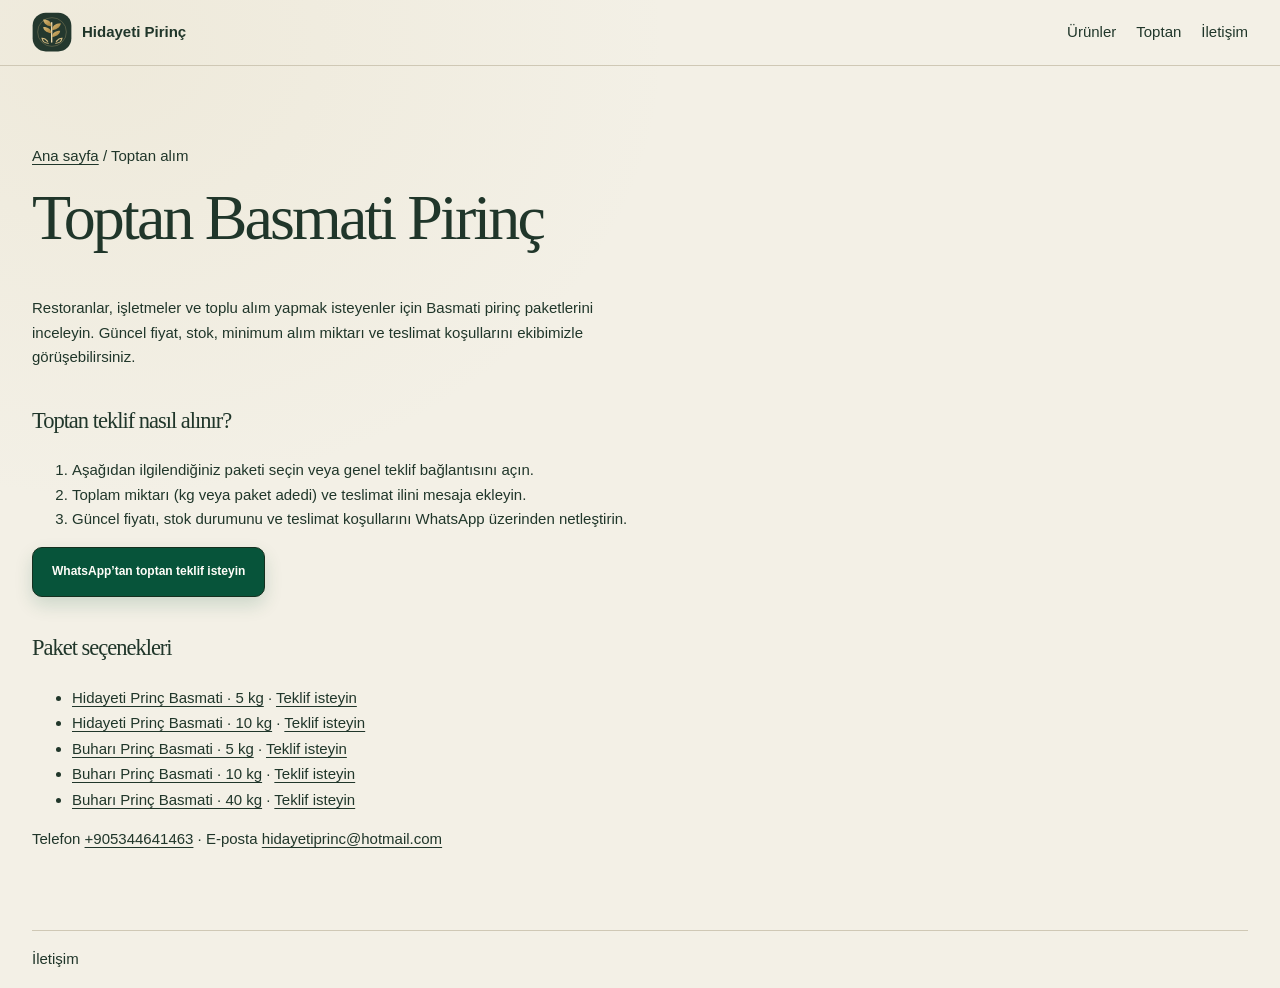
<file: toptan-pirinc/index.html>
<!doctype html>
<html lang="tr-TR">
<head>
  <meta charset="utf-8">
  <meta name="viewport" content="width=device-width, initial-scale=1">
  <title>Toptan Basmati Pirinç | Hidayeti Pirinç</title>
  <meta name="description" content="Restoranlar ve işletmeler için Hidayeti ve Buharı Basmati paketlerini inceleyin. İhtiyacınız olan miktarı paylaşarak WhatsApp üzerinden toptan teklif isteyin.">
  <meta name="robots" content="index,follow">
  <link rel="canonical" href="https://hidayetipirinc.com/toptan-pirinc/">
  <meta property="og:type" content="website">
  <meta property="og:site_name" content="Hidayeti Pirinç">
  <meta property="og:title" content="Toptan Basmati Pirinç | Hidayeti Pirinç">
  <meta property="og:description" content="Restoranlar ve işletmeler için Hidayeti ve Buharı Basmati paketlerini inceleyin. İhtiyacınız olan miktarı paylaşarak WhatsApp üzerinden toptan teklif isteyin.">
  <meta property="og:url" content="https://hidayetipirinc.com/toptan-pirinc/">
  <meta property="og:locale" content="tr_TR">
  <meta property="og:image" content="https://hidayetipirinc.com/assets/seo/hidayeti-basmati.jpg">
  <meta name="twitter:card" content="summary_large_image">
  <link rel="icon" href="/favicon.png" type="image/png" sizes="96x96">
  <link rel="icon" href="/favicon.ico" sizes="16x16 32x32 48x48">
  <link rel="apple-touch-icon" href="/apple-touch-icon.png" sizes="180x180">
  <link rel="manifest" href="/site.webmanifest">
  <script type="application/ld+json">{"@context":"https://schema.org","@graph":[{"@type":"BreadcrumbList","itemListElement":[{"@type":"ListItem","position":1,"name":"Ana sayfa","item":"https://hidayetipirinc.com/"},{"@type":"ListItem","position":2,"name":"Toptan Basmati Pirinç","item":"https://hidayetipirinc.com/toptan-pirinc/"}]}]}</script>
  <link rel="stylesheet" href="/styles.css">
  <link rel="stylesheet" href="/seo-pages.css">
  <script defer src="/data/analytics-config.js"></script>
  <script defer src="/analytics.js"></script>
</head>
<body>
  <a class="skip-link" href="#main">İçeriğe geç</a>
  <header class="seo-page-header"><div class="wrap seo-header-inner">
    <a href="/"><img src="/assets/logo.svg" alt="" width="40" height="40"> Hidayeti Pirinç</a>
    <nav aria-label="Ana menü"><a href="/#products">Ürünler</a> <a href="/toptan-pirinc/">Toptan</a> <a href="/#contact">İletişim</a></nav>
  </div></header>
  <main class="wrap seo-page" id="main">
    <p class="seo-breadcrumb"><a href="/">Ana sayfa</a> / Toptan alım</p>
    <h1>Toptan Basmati Pirinç</h1>
    <p>Restoranlar, işletmeler ve toplu alım yapmak isteyenler için Basmati pirinç paketlerini inceleyin. Güncel fiyat, stok, minimum alım miktarı ve teslimat koşullarını ekibimizle görüşebilirsiniz.</p>
    <h2>Toptan teklif nasıl alınır?</h2>
    <ol>
      <li>Aşağıdan ilgilendiğiniz paketi seçin veya genel teklif bağlantısını açın.</li>
      <li>Toplam miktarı (kg veya paket adedi) ve teslimat ilini mesaja ekleyin.</li>
      <li>Güncel fiyatı, stok durumunu ve teslimat koşullarını WhatsApp üzerinden netleştirin.</li>
    </ol>
    <a class="button button-dark" data-inquiry="wholesale" href="https://wa.me/905344641463?text=Merhaba%2C%20Hidayeti%20Pirin%C3%A7%20%C3%BCzerinden%20toptan%20Basmati%20pirin%C3%A7%20teklifi%20almak%20istiyorum.%0A%C4%B0lgilendi%C4%9Fim%20%C3%BCr%C3%BCn%3A%20%5B%C3%BCr%C3%BCn%20%2F%20paket%5D%0A%C4%B0htiyac%C4%B1m%20olan%20miktar%3A%20%5Bmiktar%5D%0ATeslimat%20ili%3A%20%5Bil%5D" target="_blank" rel="noopener noreferrer">WhatsApp’tan toptan teklif isteyin</a>
    <h2>Paket seçenekleri</h2>
    <ul class="seo-product-links"><li><a class="seo-product-link" data-item-id="hidayeti-basmati-5kg" href="/urunler/hidayeti-basmati-5-kg/">Hidayeti Prinç Basmati · 5 kg</a> · <a data-inquiry="wholesale" data-item-id="hidayeti-basmati-5kg" href="https://wa.me/905344641463?text=Merhaba%2C%20Hidayeti%20Pirin%C3%A7%20%C3%BCzerinden%20toptan%20Basmati%20pirin%C3%A7%20teklifi%20almak%20istiyorum.%0A%C4%B0lgilendi%C4%9Fim%20%C3%BCr%C3%BCn%3A%20Hidayeti%20Prin%C3%A7%20Basmati%20%C2%B7%205%20kg%0A%C4%B0htiyac%C4%B1m%20olan%20miktar%3A%20%5Bmiktar%5D%0ATeslimat%20ili%3A%20%5Bil%5D" target="_blank" rel="noopener noreferrer" aria-label="Hidayeti Prinç Basmati · 5 kg için toptan teklif isteyin">Teklif isteyin</a></li><li><a class="seo-product-link" data-item-id="hidayeti-basmati-10kg" href="/urunler/hidayeti-basmati-10-kg/">Hidayeti Prinç Basmati · 10 kg</a> · <a data-inquiry="wholesale" data-item-id="hidayeti-basmati-10kg" href="https://wa.me/905344641463?text=Merhaba%2C%20Hidayeti%20Pirin%C3%A7%20%C3%BCzerinden%20toptan%20Basmati%20pirin%C3%A7%20teklifi%20almak%20istiyorum.%0A%C4%B0lgilendi%C4%9Fim%20%C3%BCr%C3%BCn%3A%20Hidayeti%20Prin%C3%A7%20Basmati%20%C2%B7%2010%20kg%0A%C4%B0htiyac%C4%B1m%20olan%20miktar%3A%20%5Bmiktar%5D%0ATeslimat%20ili%3A%20%5Bil%5D" target="_blank" rel="noopener noreferrer" aria-label="Hidayeti Prinç Basmati · 10 kg için toptan teklif isteyin">Teklif isteyin</a></li><li><a class="seo-product-link" data-item-id="buhari-basmati-5kg" href="/urunler/buhari-basmati-5-kg/">Buharı Prinç Basmati · 5 kg</a> · <a data-inquiry="wholesale" data-item-id="buhari-basmati-5kg" href="https://wa.me/905344641463?text=Merhaba%2C%20Hidayeti%20Pirin%C3%A7%20%C3%BCzerinden%20toptan%20Basmati%20pirin%C3%A7%20teklifi%20almak%20istiyorum.%0A%C4%B0lgilendi%C4%9Fim%20%C3%BCr%C3%BCn%3A%20Buhar%C4%B1%20Prin%C3%A7%20Basmati%20%C2%B7%205%20kg%0A%C4%B0htiyac%C4%B1m%20olan%20miktar%3A%20%5Bmiktar%5D%0ATeslimat%20ili%3A%20%5Bil%5D" target="_blank" rel="noopener noreferrer" aria-label="Buharı Prinç Basmati · 5 kg için toptan teklif isteyin">Teklif isteyin</a></li><li><a class="seo-product-link" data-item-id="buhari-basmati-10kg" href="/urunler/buhari-basmati-10-kg/">Buharı Prinç Basmati · 10 kg</a> · <a data-inquiry="wholesale" data-item-id="buhari-basmati-10kg" href="https://wa.me/905344641463?text=Merhaba%2C%20Hidayeti%20Pirin%C3%A7%20%C3%BCzerinden%20toptan%20Basmati%20pirin%C3%A7%20teklifi%20almak%20istiyorum.%0A%C4%B0lgilendi%C4%9Fim%20%C3%BCr%C3%BCn%3A%20Buhar%C4%B1%20Prin%C3%A7%20Basmati%20%C2%B7%2010%20kg%0A%C4%B0htiyac%C4%B1m%20olan%20miktar%3A%20%5Bmiktar%5D%0ATeslimat%20ili%3A%20%5Bil%5D" target="_blank" rel="noopener noreferrer" aria-label="Buharı Prinç Basmati · 10 kg için toptan teklif isteyin">Teklif isteyin</a></li><li><a class="seo-product-link" data-item-id="buhari-basmati-40kg" href="/urunler/buhari-basmati-40-kg/">Buharı Prinç Basmati · 40 kg</a> · <a data-inquiry="wholesale" data-item-id="buhari-basmati-40kg" href="https://wa.me/905344641463?text=Merhaba%2C%20Hidayeti%20Pirin%C3%A7%20%C3%BCzerinden%20toptan%20Basmati%20pirin%C3%A7%20teklifi%20almak%20istiyorum.%0A%C4%B0lgilendi%C4%9Fim%20%C3%BCr%C3%BCn%3A%20Buhar%C4%B1%20Prin%C3%A7%20Basmati%20%C2%B7%2040%20kg%0A%C4%B0htiyac%C4%B1m%20olan%20miktar%3A%20%5Bmiktar%5D%0ATeslimat%20ili%3A%20%5Bil%5D" target="_blank" rel="noopener noreferrer" aria-label="Buharı Prinç Basmati · 40 kg için toptan teklif isteyin">Teklif isteyin</a></li></ul>
    <p>Telefon <a href="tel:+905344641463">+905344641463</a> · E-posta <a href="mailto:hidayetiprinc@hotmail.com">hidayetiprinc@hotmail.com</a></p>
  </main>
  <footer class="wrap seo-page-footer"><a href="/#contact">İletişim</a></footer>
</body>
</html>
</file>
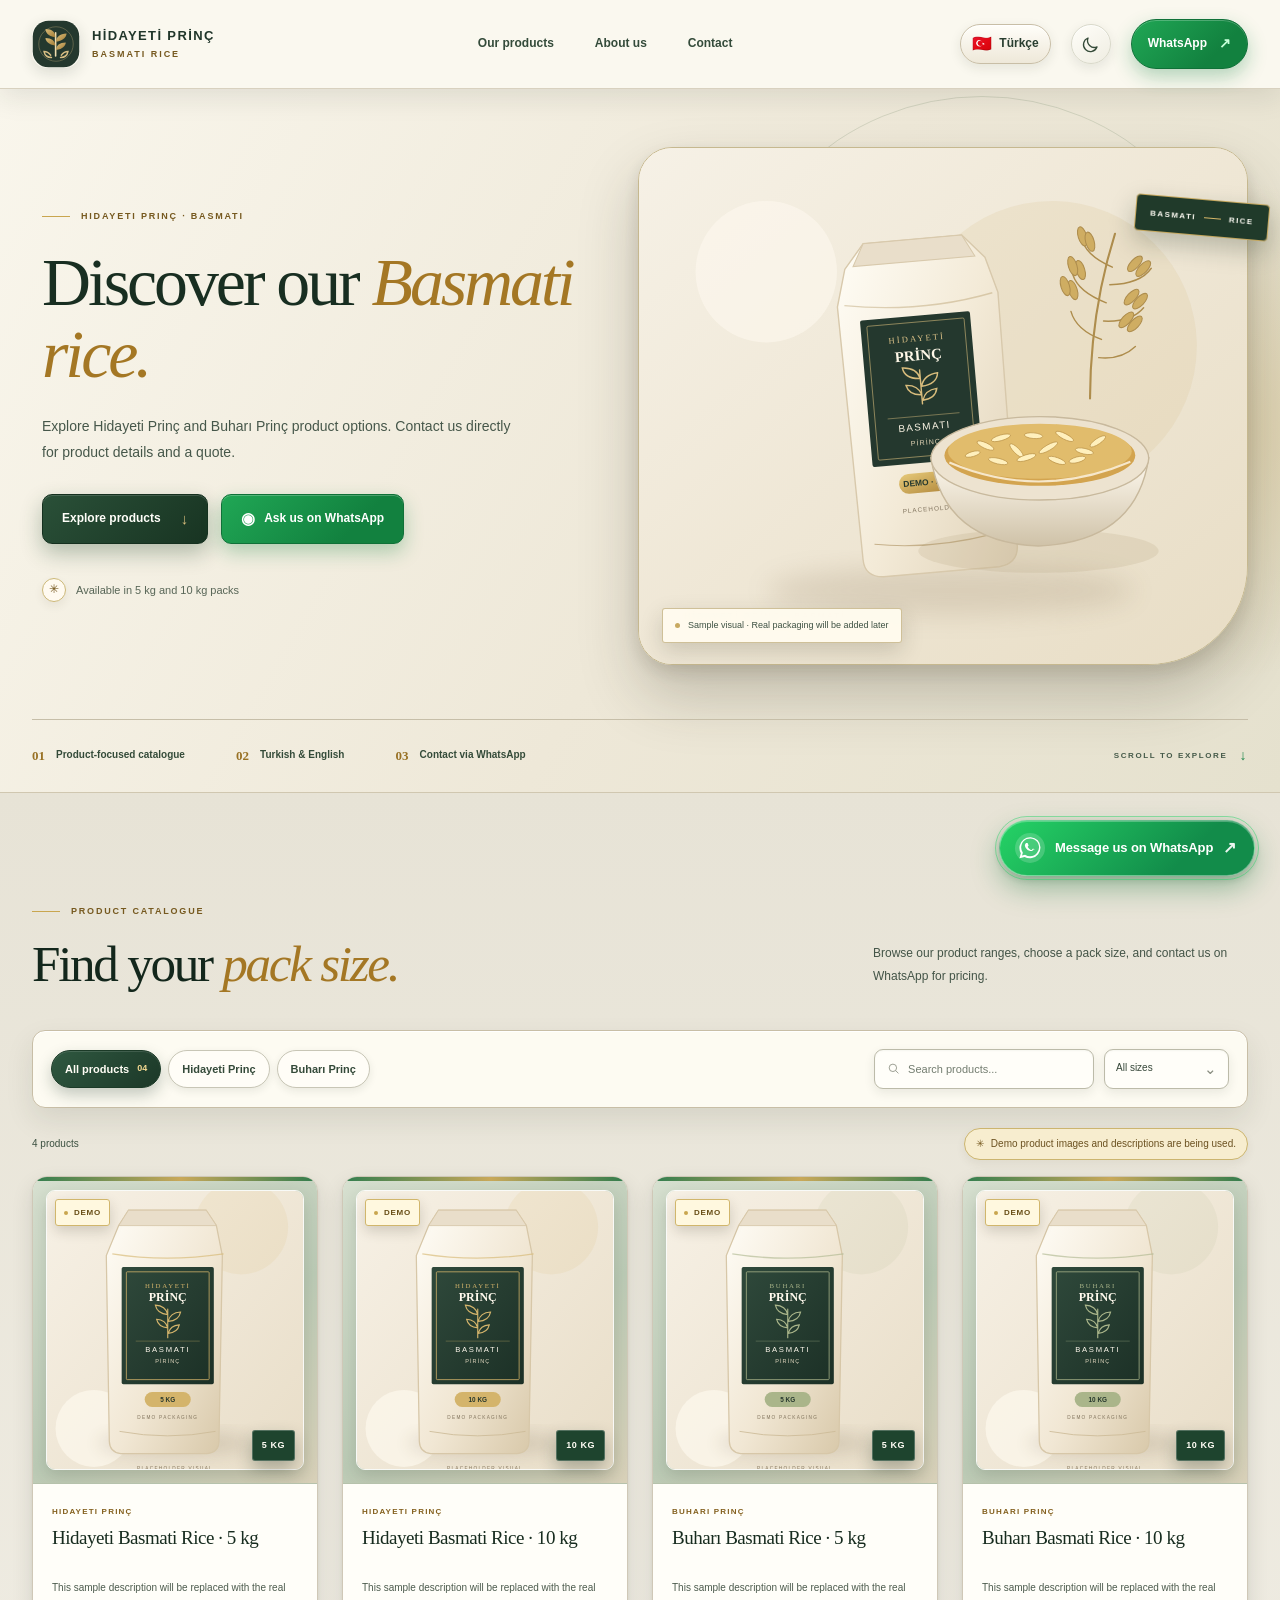
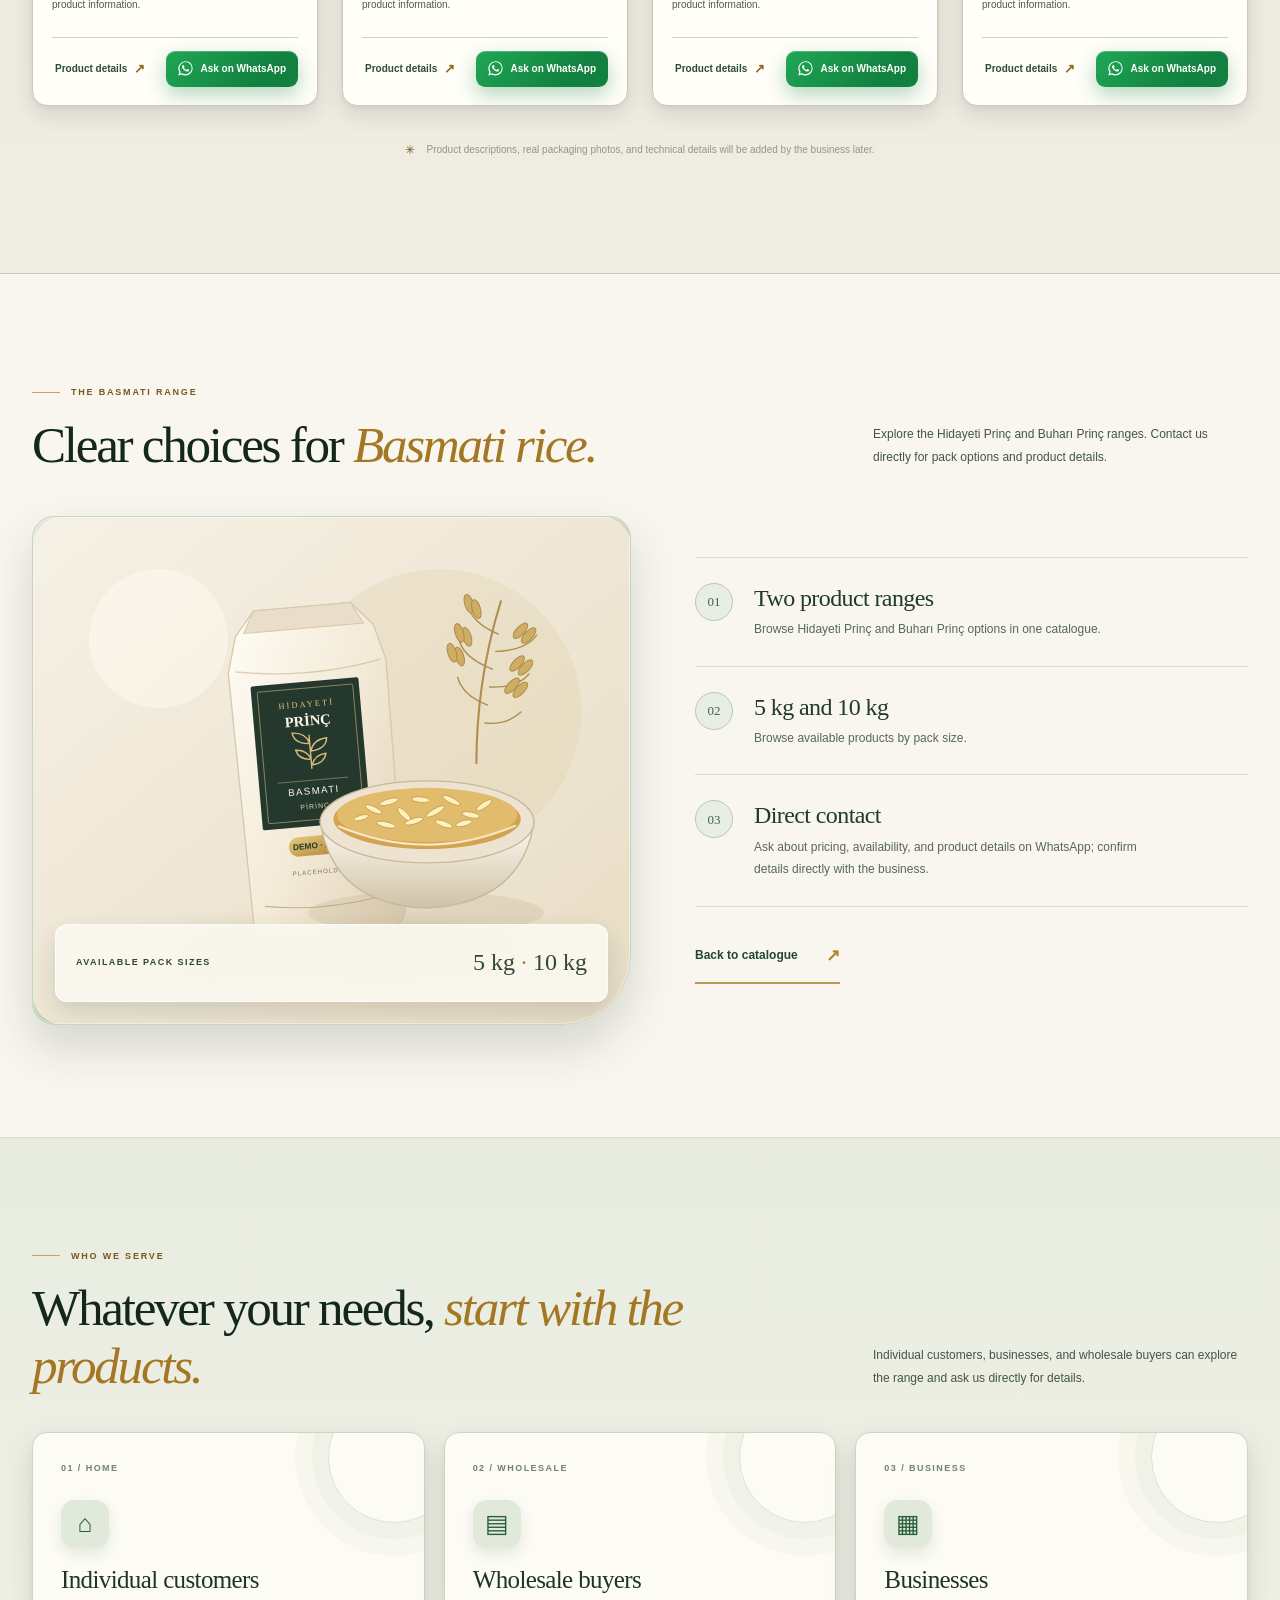
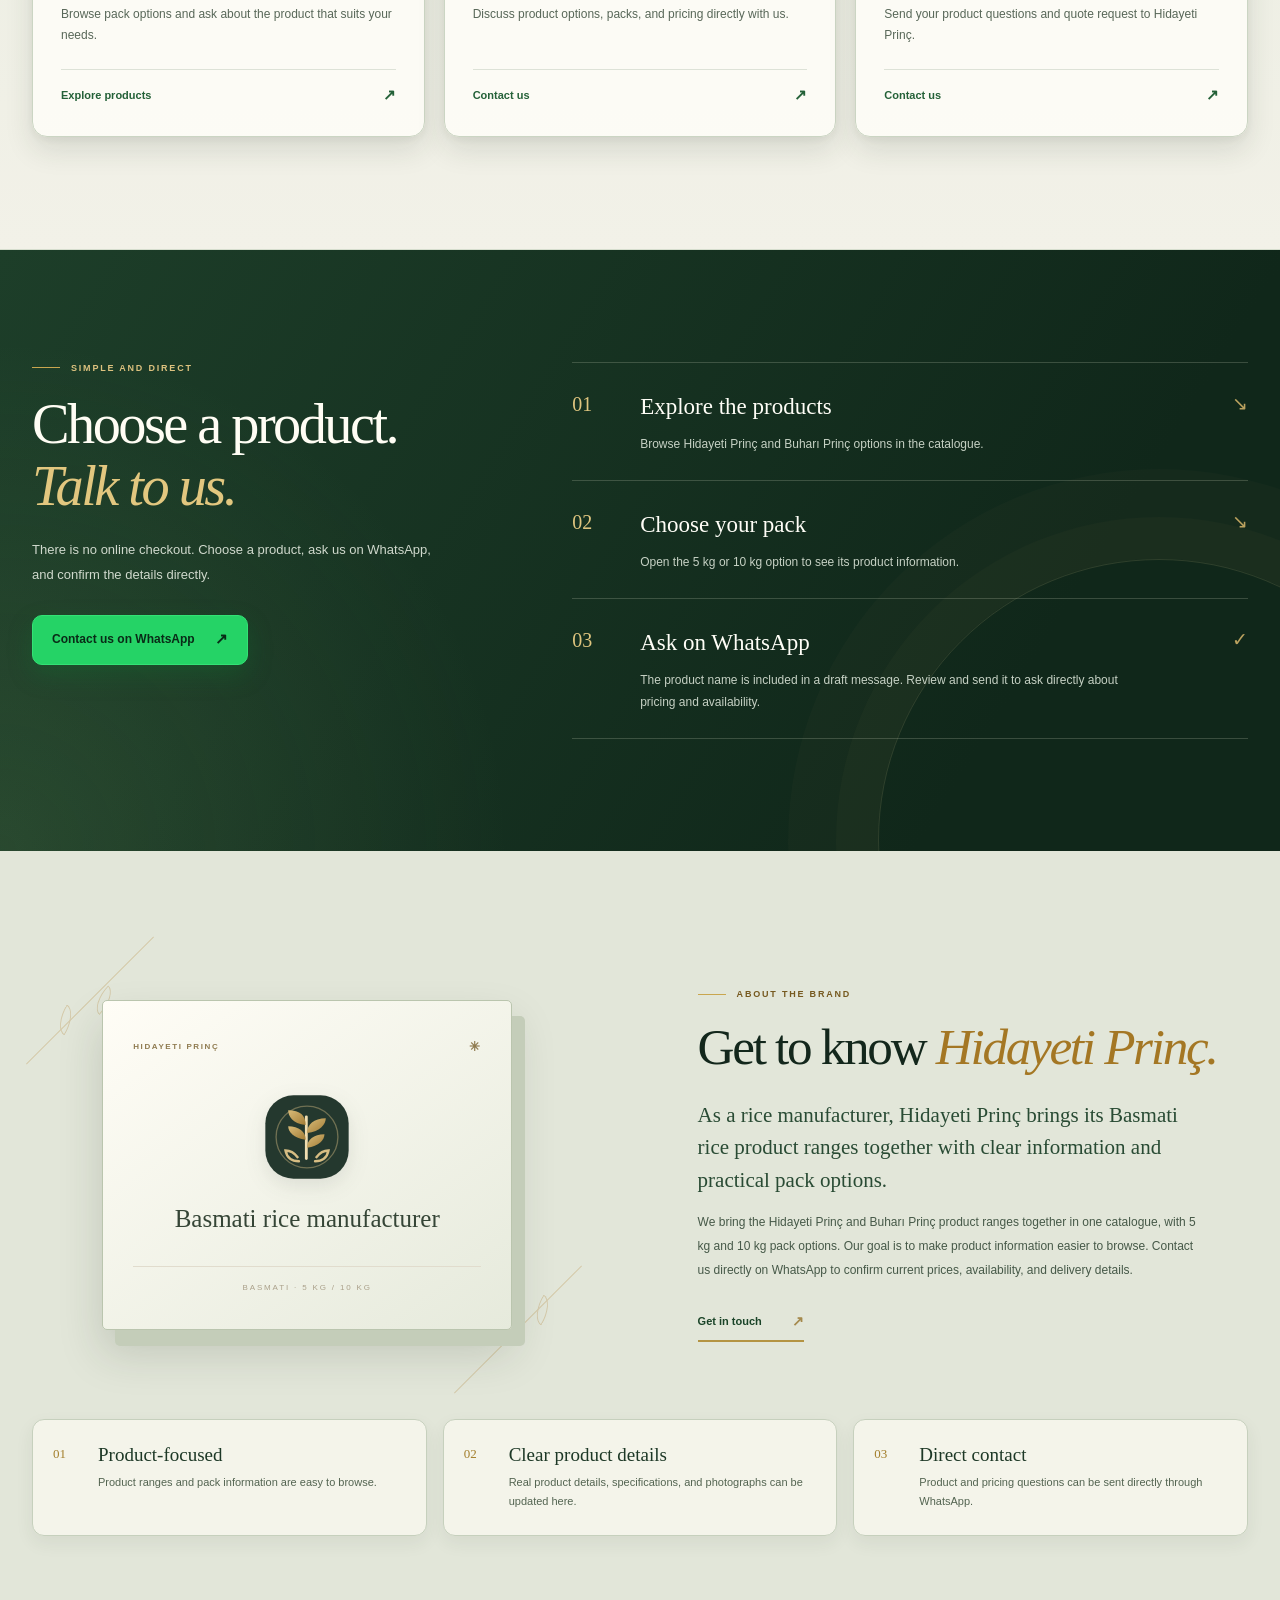
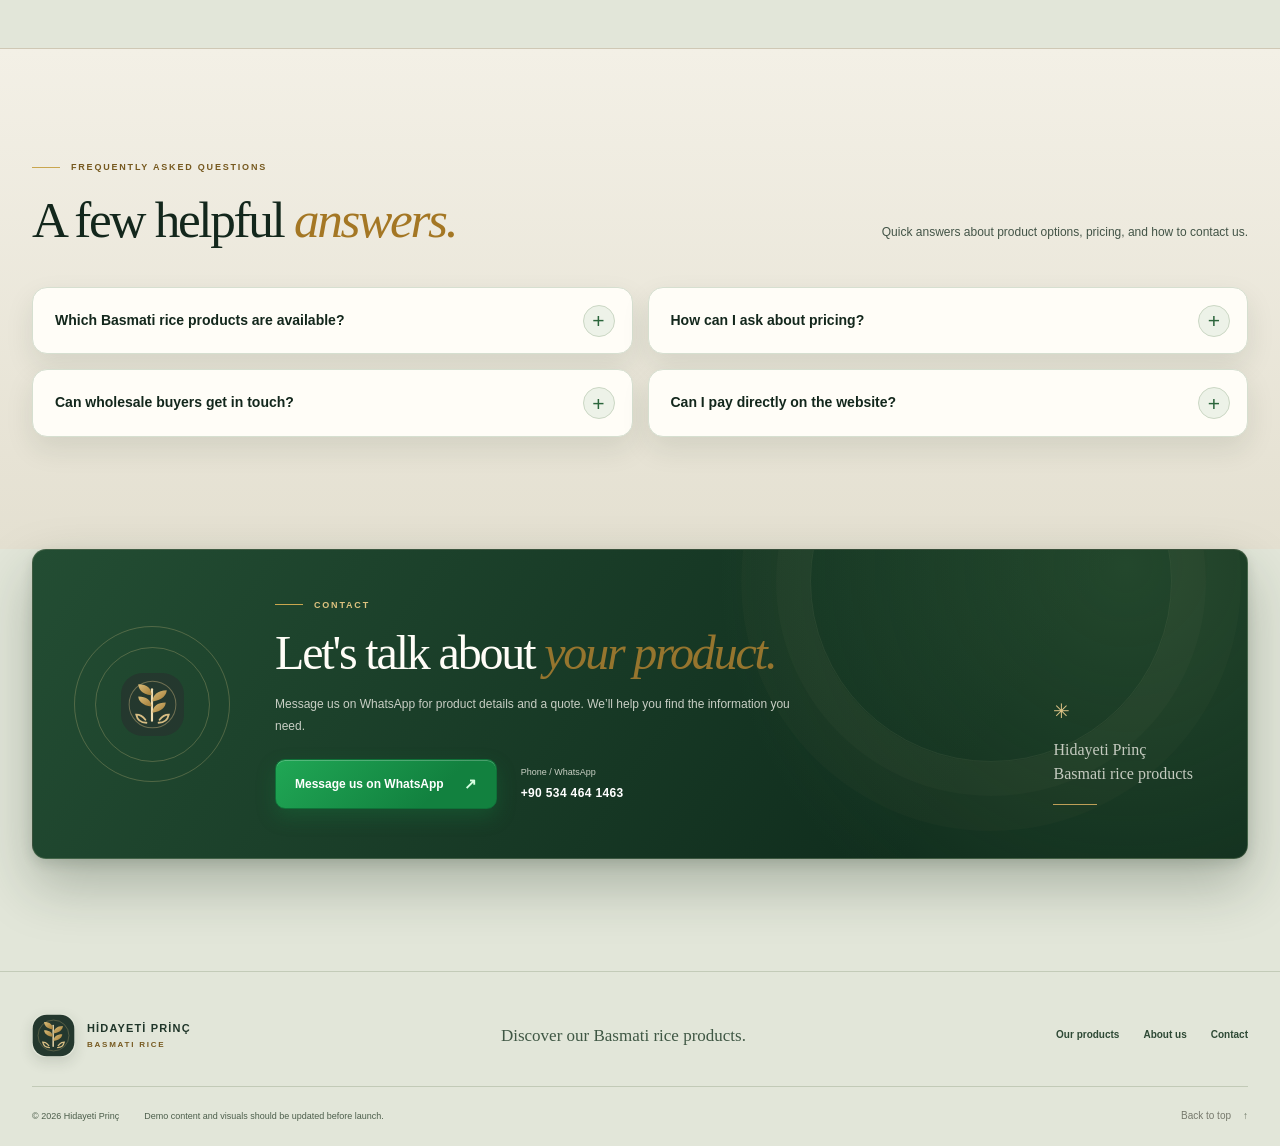
<file: hidayeti-princ-website/en/index.html>
<!doctype html>
<html lang="en" data-asset-prefix="../">
<head>
  <meta charset="utf-8">
  <meta name="viewport" content="width=device-width, initial-scale=1">
  <meta name="theme-color" content="#f5f2e9">
  <meta name="color-scheme" content="light dark">
  <script>
    /* Apply the saved theme before the stylesheet paints, with safe fallbacks for file:// previews. */
    (function () {
      var root = document.documentElement;
      var preference = "system";
      try {
        var saved = localStorage.getItem("hidayeti-theme-preference");
        if (saved === "dark" || saved === "light") preference = saved;
      } catch (error) { /* Storage may be unavailable for local files; system mode still works. */ }
      var prefersDark = !!(window.matchMedia && window.matchMedia("(prefers-color-scheme: dark)").matches);
      var theme = preference === "system" ? (prefersDark ? "dark" : "light") : preference;
      root.setAttribute("data-theme-mode", preference);
      root.setAttribute("data-theme", theme);
      root.style.colorScheme = theme;
    }());
  </script>
  <meta name="description" content="Explore Hidayeti Prinç Basmati rice products. Contact us on WhatsApp for information and quotes on 5 kg and 10 kg packs.">
  <meta name="robots" content="index,follow">
  <title>Hidayeti Prinç | Basmati Rice Products</title>
  <link rel="icon" type="image/svg+xml" href="../assets/logo.svg">
  <link rel="preload" href="../assets/hero-rice.svg" as="image" type="image/svg+xml">
  <link id="siteStylesheet" rel="stylesheet" href="../styles.css">
  <meta property="og:type" content="website">
  <meta property="og:title" content="Hidayeti Prinç | Basmati Rice Products">
  <meta property="og:description" content="Explore Hidayeti Prinç Basmati rice products. Contact us on WhatsApp for product information and quotes.">
  <!-- Add the canonical URL and hreflang links after the production domain and URL structure are confirmed. -->
</head>
<body>
  <div id="cssLoadWarning" role="alert" style="display:none;position:fixed;z-index:99999;top:12px;left:12px;right:12px;padding:14px 18px;border-radius:10px;background:#8c2330;color:#fff;font:600 14px/1.5 system-ui,sans-serif;box-shadow:0 8px 28px #0004;">Tasarım dosyası (styles.css) yüklenemedi. ZIP dosyasının tamamını bir klasöre çıkarın ve index.html dosyasını styles.css ile aynı klasörden açın. / The stylesheet could not be loaded. Extract the complete ZIP and keep index.html beside styles.css.</div>
  <a class="skip-link" href="#main" data-i18n="skip">İçeriğe geç</a>
  <header class="site-header" id="top">
    <div class="header-inner wrap">
      <a href="#top" class="brand" aria-label="Hidayeti Prinç ana sayfa">
        <img src="../assets/logo.svg" alt="" width="48" height="48">
        <span class="brand-copy"><strong>HİDAYETİ PRİNÇ</strong><small data-i18n="brandLine">BASMATİ PİRİNÇ</small></span>
      </a>
      <nav class="desktop-nav" aria-label="Ana menü">
        <a href="#products" data-i18n="navProducts">Ürünlerimiz</a>
        <a href="#about" data-i18n="navAbout">Hakkımızda</a>
        <a href="#contact" data-i18n="navContact">İletişim</a>
      </nav>
      <div class="header-actions">
        <button class="language-switch" id="languageToggle" type="button" aria-label="Switch to English">
          <span class="flag" aria-hidden="true">🇺🇸</span><span id="languageLabel">English</span>
        </button>
        <button class="theme-toggle" id="themeToggle" type="button" aria-label="Switch to dark mode" title="Switch to dark mode" aria-pressed="false">
          <svg class="theme-icon theme-icon-moon" viewBox="0 0 24 24" aria-hidden="true"><path d="M20.2 15.1A8.7 8.7 0 0 1 8.9 3.8 8.8 8.8 0 1 0 20.2 15.1Z"></path></svg>
          <svg class="theme-icon theme-icon-sun" viewBox="0 0 24 24" aria-hidden="true"><circle cx="12" cy="12" r="4"></circle><path d="M12 2v2.2M12 19.8V22M4.93 4.93l1.56 1.56m11.02 11.02 1.56 1.56M2 12h2.2m15.6 0H22M4.93 19.07l1.56-1.56M17.51 6.49l1.56-1.56"></path></svg>
        </button>
        <a class="header-whatsapp general-whatsapp" href="https://wa.me/905344641463?text=Merhaba%2C%20Hidayeti%20Prin%C3%A7%20hakk%C4%B1nda%20bilgi%20almak%20istiyorum." target="_blank" rel="noopener noreferrer" data-i18n="headerWhatsapp">WhatsApp <span aria-hidden="true">↗</span></a>
        <button class="mobile-menu-toggle" id="mobileMenuToggle" type="button" aria-expanded="false" aria-controls="mobileNav" aria-label="Menüyü aç">
          <span></span><span></span>
        </button>
      </div>
    </div>
    <nav class="mobile-nav" id="mobileNav" aria-label="Mobil menü" hidden>
      <a href="#products" data-i18n="navProducts">Ürünlerimiz</a>
      <a href="#about" data-i18n="navAbout">Hakkımızda</a>
      <a href="#contact" data-i18n="navContact">İletişim</a>
      <a href="https://wa.me/905344641463?text=Merhaba%2C%20Hidayeti%20Prin%C3%A7%20hakk%C4%B1nda%20bilgi%20almak%20istiyorum." target="_blank" rel="noopener noreferrer" class="general-whatsapp" data-i18n="mobileWhatsapp">WhatsApp üzerinden ulaşın ↗</a>
    </nav>
  </header>

  <main id="main">
    <section class="hero-section">
      <div class="hero-orb hero-orb-one" aria-hidden="true"></div>
      <div class="hero-orb hero-orb-two" aria-hidden="true"></div>
      <div class="hero-grid wrap">
        <div class="hero-copy">
          <div class="eyebrow"><span class="eyebrow-line"></span><span data-i18n="heroEyebrow">HİDAYETİ PRİNÇ · BASMATİ</span></div>
          <h1 data-i18n="heroTitle">Basmati pirinç ürünlerini <em>keşfedin.</em></h1>
          <p class="hero-description" data-i18n="heroDescription">Hidayeti Prinç ve Buharı Prinç ürün seçeneklerini inceleyin. Ürün detayları ve fiyat bilgisi için bize doğrudan ulaşın.</p>
          <div class="hero-actions">
            <a href="#products" class="button button-dark" data-i18n="heroPrimary">Ürünleri keşfet <span aria-hidden="true">↓</span></a>
            <a class="button button-quiet general-whatsapp" href="https://wa.me/905344641463?text=Merhaba%2C%20Hidayeti%20Prin%C3%A7%20Basmati%20pirin%C3%A7%20%C3%BCr%C3%BCnleri%20hakk%C4%B1nda%20bilgi%20almak%20istiyorum." target="_blank" rel="noopener noreferrer" data-i18n="heroSecondary"><span class="wa-dot" aria-hidden="true">◉</span> WhatsApp'tan bilgi al</a>
          </div>
          <div class="hero-footnote"><span class="footnote-mark" aria-hidden="true">✳</span><span data-i18n="heroFootnote">5 kg ve 10 kg paket seçenekleri</span></div>
        </div>
        <div class="hero-visual">
          <div class="visual-stamp"><span data-i18n="stampTop">BASMATİ</span><span class="stamp-divider"></span><span data-i18n="stampBottom">PİRİNÇ</span></div>
          <img class="hero-image" src="../assets/hero-rice.svg" alt="Hidayeti Prinç Basmati pirinç için örnek ürün illüstrasyonu" data-alt-tr="Hidayeti Prinç Basmati pirinç için örnek ürün illüstrasyonu" data-alt-en="Sample Hidayeti Prinç Basmati rice product illustration">
          <div class="image-caption"><span class="caption-dot"></span><span data-i18n="imageCaption">Örnek görsel · Gerçek ambalaj daha sonra eklenecek</span></div>
        </div>
      </div>
      <div class="hero-bottom wrap">
        <div class="hero-note"><span class="note-number">01</span><span data-i18n="heroNoteOne">Ürün odaklı katalog</span></div>
        <div class="hero-note"><span class="note-number">02</span><span data-i18n="heroNoteTwo">Türkçe & English</span></div>
        <div class="hero-note"><span class="note-number">03</span><span data-i18n="heroNoteThree">WhatsApp ile iletişim</span></div>
        <a href="#products" class="scroll-cue" aria-label="Ürünlere kaydır"><span data-i18n="scroll">AŞAĞI KAYDIR</span><span aria-hidden="true">↓</span></a>
      </div>
    </section>

    <section class="products-section section-pad" id="products">
      <div class="wrap">
        <div class="section-heading products-heading">
          <div>
            <div class="eyebrow"><span class="eyebrow-line"></span><span data-i18n="productsEyebrow">ÜRÜN KATALOĞU</span></div>
            <h2 data-i18n="productsTitle">Size uygun <em>paketi</em> bulun.</h2>
          </div>
          <p data-i18n="productsIntro">Ürün ailelerini inceleyin, paket boyutunu seçin ve fiyat bilgisi için WhatsApp üzerinden bize ulaşın.</p>
        </div>

        <div class="catalog-tools">
          <div class="family-tabs" role="group" aria-label="Ürün ailesi filtresi">
            <button class="filter-chip is-active" type="button" data-family="all" data-i18n="filterAll" aria-pressed="true">Tüm ürünler <span class="chip-count" id="allCount">04</span></button>
            <button class="filter-chip" type="button" data-family="hidayeti" data-i18n="filterHidayeti" aria-pressed="false">Hidayeti Prinç</button>
            <button class="filter-chip" type="button" data-family="buhari" data-i18n="filterBuhari" aria-pressed="false">Buharı Prinç</button>
          </div>
          <div class="catalog-controls">
            <label class="search-control"><span class="sr-only" data-i18n="searchLabel">Ürün ara</span><svg viewBox="0 0 24 24" aria-hidden="true"><circle cx="10.8" cy="10.8" r="6.8"></circle><path d="m16 16 5 5"></path></svg><input type="search" id="productSearch" data-placeholder-tr="Ürün ara..." data-placeholder-en="Search products..." placeholder="Ürün ara..." autocomplete="off"></label>
            <label class="select-control"><span class="sr-only" data-i18n="sizeLabel">Paket boyutu</span><select id="weightFilter" aria-label="Paket boyutu"><option value="all" data-i18n="sizeAll">Tüm boyutlar</option><option value="5 kg">5 kg</option><option value="10 kg">10 kg</option></select><span aria-hidden="true">⌄</span></label>
          </div>
        </div>
        <div class="catalog-status"><span id="resultsCount">4 ürün</span><span class="demo-notice"><span aria-hidden="true">✳</span><span data-i18n="demoNotice">Demo ürün görselleri ve açıklamaları kullanılıyor.</span></span></div>
        <div class="product-grid" id="productGrid" aria-live="polite"></div>
        <div class="empty-state" id="emptyState" hidden>
          <span class="empty-icon" aria-hidden="true">⌕</span>
          <h3 data-i18n="emptyTitle">Ürün bulunamadı</h3>
          <p data-i18n="emptyDescription">Aramanızı veya filtrelerinizi değiştirmeyi deneyin.</p>
          <button type="button" class="text-button" id="resetFilters" data-i18n="resetFilters">Filtreleri temizle ↗</button>
        </div>
        <div class="catalog-bottom-note"><span class="small-leaf" aria-hidden="true">✳</span><p data-i18n="catalogFootnote">Ürün açıklamaları, gerçek ambalaj fotoğrafları ve teknik bilgiler işletme tarafından daha sonra eklenecek.</p></div>
      </div>
    </section>

    <section class="range-section section-pad" id="range">
      <div class="wrap">
        <div class="section-heading range-heading">
          <div>
            <div class="eyebrow"><span class="eyebrow-line"></span><span data-i18n="rangeEyebrow">BASMATİ ÜRÜN AİLESİ</span></div>
            <h2 data-i18n="rangeTitle">Basmati pirinçte <em>net seçenekler.</em></h2>
          </div>
          <p data-i18n="rangeIntro">Hidayeti Prinç ve Buharı Prinç ürün ailelerini inceleyin. Paket seçenekleri ve ürün detayları için bizimle doğrudan iletişime geçin.</p>
        </div>
        <div class="range-layout">
          <div class="range-photo-panel">
            <img src="../assets/hero-rice.svg" alt="Basmati pirinç için örnek görsel" data-alt-tr="Basmati pirinç için örnek görsel" data-alt-en="Sample visual for Basmati rice" loading="lazy" width="900" height="700">
            <div class="range-photo-label"><span data-i18n="rangePhotoLabel">PAKET SEÇENEKLERİ</span><strong>5 kg <i>·</i> 10 kg</strong></div>
          </div>
          <div class="range-points">
            <article class="range-point">
              <span class="range-point-number">01</span>
              <div><h3 data-i18n="rangePointOneTitle">İki ürün ailesi</h3><p data-i18n="rangePointOneText">Hidayeti Prinç ve Buharı Prinç seçeneklerini tek bir katalogda karşılaştırın.</p></div>
            </article>
            <article class="range-point">
              <span class="range-point-number">02</span>
              <div><h3 data-i18n="rangePointTwoTitle">5 kg ve 10 kg</h3><p data-i18n="rangePointTwoText">Mevcut ürünler arasında paket boyutuna göre gezinin.</p></div>
            </article>
            <article class="range-point">
              <span class="range-point-number">03</span>
              <div><h3 data-i18n="rangePointThreeTitle">Doğrudan iletişim</h3><p data-i18n="rangePointThreeText">Fiyat, stok ve ürün bilgilerini WhatsApp üzerinden sorun; ayrıntıları işletmeyle doğrulayın.</p></div>
            </article>
            <a href="#products" class="range-link"><span data-i18n="rangeCta">Kataloğa dön</span><span aria-hidden="true">↗</span></a>
          </div>
        </div>
      </div>
    </section>

    <section class="audience-section section-pad" id="customers">
      <div class="wrap">
        <div class="section-heading audience-heading">
          <div>
            <div class="eyebrow"><span class="eyebrow-line"></span><span data-i18n="audienceEyebrow">KİMLER İÇİN?</span></div>
            <h2 data-i18n="audienceTitle">İhtiyacınız ne olursa olsun, <em>ürünlerden başlayın.</em></h2>
          </div>
          <p data-i18n="audienceIntro">Bireysel müşteriler, işletmeler ve toptan alım yapanlar ürün seçeneklerini inceleyebilir ve detayları doğrudan sorabilir.</p>
        </div>
        <div class="audience-grid">
          <article class="audience-card audience-card-home">
            <span class="audience-number">01 / HOME</span>
            <div class="audience-icon" aria-hidden="true">⌂</div>
            <h3 data-i18n="audienceHomeTitle">Bireysel müşteriler</h3>
            <p data-i18n="audienceHomeText">Paket seçeneklerine göz atın ve size uygun ürünle ilgili bilgi isteyin.</p>
            <a href="#products" class="audience-link"><span data-i18n="audienceProductsCta">Ürünleri incele</span><span aria-hidden="true">↗</span></a>
          </article>
          <article class="audience-card audience-card-wholesale">
            <span class="audience-number">02 / WHOLESALE</span>
            <div class="audience-icon" aria-hidden="true">▤</div>
            <h3 data-i18n="audienceWholesaleTitle">Toptan alım yapanlar</h3>
            <p data-i18n="audienceWholesaleText">Ürün seçenekleri, paketler ve fiyatlandırma hakkında doğrudan görüşün.</p>
            <a href="#contact" class="audience-link"><span data-i18n="audienceContactCta">İletişime geç</span><span aria-hidden="true">↗</span></a>
          </article>
          <article class="audience-card audience-card-business">
            <span class="audience-number">03 / BUSINESS</span>
            <div class="audience-icon" aria-hidden="true">▦</div>
            <h3 data-i18n="audienceBusinessTitle">İşletmeler</h3>
            <p data-i18n="audienceBusinessText">Ürün bilgisi ve teklif talebinizi Hidayeti Prinç ekibine iletin.</p>
            <a href="#contact" class="audience-link"><span data-i18n="audienceContactCta">İletişime geç</span><span aria-hidden="true">↗</span></a>
          </article>
        </div>
      </div>
    </section>

    <section class="how-section section-pad" id="how-to-order">
      <div class="wrap how-layout">
        <div class="how-intro">
          <div class="eyebrow eyebrow-light"><span class="eyebrow-line"></span><span data-i18n="howEyebrow">BASİT VE DOĞRUDAN</span></div>
          <h2 data-i18n="howTitle">Ürünü seçin. <em>Bizimle konuşun.</em></h2>
          <p data-i18n="howIntro">Site üzerinden ödeme yok. Ürün seçiminizi yapın, WhatsApp'tan sorun ve ayrıntıları doğrudan netleştirin.</p>
          <a class="button button-cream general-whatsapp" href="https://wa.me/905344641463" target="_blank" rel="noopener noreferrer" data-i18n="howCta">WhatsApp'tan iletişime geç <span aria-hidden="true">↗</span></a>
        </div>
        <div class="how-steps">
          <article class="how-step"><span class="how-step-number">01</span><div><h3 data-i18n="howStepOneTitle">Ürünleri keşfedin</h3><p data-i18n="howStepOneText">Katalogda Hidayeti Prinç ve Buharı Prinç seçeneklerini inceleyin.</p></div><span class="how-step-arrow" aria-hidden="true">↘</span></article>
          <article class="how-step"><span class="how-step-number">02</span><div><h3 data-i18n="howStepTwoTitle">Paketinizi seçin</h3><p data-i18n="howStepTwoText">5 kg veya 10 kg seçeneğini açın ve ürünle ilgili bilgileri görüntüleyin.</p></div><span class="how-step-arrow" aria-hidden="true">↘</span></article>
          <article class="how-step"><span class="how-step-number">03</span><div><h3 data-i18n="howStepThreeTitle">WhatsApp'tan sorun</h3><p data-i18n="howStepThreeText">Ürün adı hazır mesajda yer alır. Mesajı kontrol edip gönderin; fiyat ve uygunluk bilgisini doğrudan alın.</p></div><span class="how-step-arrow" aria-hidden="true">✓</span></article>
        </div>
      </div>
    </section>

    <section class="brand-section section-pad" id="about">
      <div class="wrap brand-grid">
        <div class="brand-visual">
          <div class="brand-visual-card">
            <div class="brand-card-top"><span data-i18n="brandCardLabel">HİDAYETİ PRİNÇ</span><span aria-hidden="true">✳</span></div>
            <img src="../assets/logo.svg" alt="Hidayeti Prinç sembolü" width="86" height="86">
            <p data-i18n="brandCardLine">Basmati pirinç ürünleri</p>
            <span class="brand-card-bottom" data-i18n="brandCardBottom">MARKA HİKÂYESİ BURADA</span>
          </div>
          <div class="decorative-grain grain-a" aria-hidden="true"></div><div class="decorative-grain grain-b" aria-hidden="true"></div>
        </div>
        <div class="brand-copy-main">
          <div class="eyebrow"><span class="eyebrow-line"></span><span data-i18n="aboutEyebrow">MARKAMIZ</span></div>
          <h2 data-i18n="aboutTitle">Hidayeti Prinç'i <em>tanıyın.</em></h2>
          <p class="brand-lead" data-i18n="aboutLead">Basmati pirinç ürünlerimizi keşfedin; ihtiyacınıza uygun paket seçeneği için bizimle iletişime geçin.</p>
          <p class="brand-body" data-i18n="aboutBody">Bu alan, işletmenizin gerçek hikâyesi, üretim yaklaşımı ve ürünleri hakkında sağlayacağınız bilgilerle güncellenecek. Yayına almadan önce bu metni kendi şirket anlatımınızla değiştirin.</p>
          <a class="underlined-link" href="#contact"><span data-i18n="aboutCta">Bize ulaşın</span><span aria-hidden="true">↗</span></a>
        </div>
      </div>
      <div class="wrap brand-facts">
        <article class="brand-fact"><span>01</span><div><h3 data-i18n="brandFactOneTitle">Ürün odaklı yaklaşım</h3><p data-i18n="brandFactOneText">Ürün aileleri ve paket bilgileri kolayca görüntülenebilir.</p></div></article>
        <article class="brand-fact"><span>02</span><div><h3 data-i18n="brandFactTwoTitle">Açık ürün bilgisi</h3><p data-i18n="brandFactTwoText">Gerçek ürün detayları, teknik bilgiler ve fotoğraflar burada güncellenebilir.</p></div></article>
        <article class="brand-fact"><span>03</span><div><h3 data-i18n="brandFactThreeTitle">Doğrudan iletişim</h3><p data-i18n="brandFactThreeText">Fiyat ve ürün soruları doğrudan WhatsApp üzerinden iletilebilir.</p></div></article>
      </div>
    </section>

    <section class="faq-section section-pad" id="faq">
      <div class="wrap">
        <div class="section-heading faq-heading">
          <div>
            <div class="eyebrow"><span class="eyebrow-line"></span><span data-i18n="faqEyebrow">FREQUENTLY ASKED QUESTIONS</span></div>
            <h2 data-i18n="faqTitle">A few helpful <em>answers.</em></h2>
          </div>
          <p data-i18n="faqIntro">Quick answers about product options, pricing, and how to contact us.</p>
        </div>
        <div class="faq-grid">
          <details class="faq-item"><summary data-i18n="faqQuestionProducts">Which Basmati rice products are available?</summary><p data-i18n="faqAnswerProducts">The catalogue includes the Hidayeti Prinç and Buharı Prinç product ranges in 5 kg and 10 kg packs.</p></details>
          <details class="faq-item"><summary data-i18n="faqQuestionPrice">How can I ask about pricing?</summary><p data-i18n="faqAnswerPrice">Click the WhatsApp button on the product you are interested in. The product name is added to a draft message; send it to ask for current pricing.</p></details>
          <details class="faq-item"><summary data-i18n="faqQuestionWholesale">Can wholesale buyers get in touch?</summary><p data-i18n="faqAnswerWholesale">Individual customers, businesses, and wholesale buyers can contact us directly for product information and quote requests.</p></details>
          <details class="faq-item"><summary data-i18n="faqQuestionOrder">Can I pay directly on the website?</summary><p data-i18n="faqAnswerOrder">This website is designed for product browsing and direct contact. Confirm prices, availability, and delivery details with us on WhatsApp before ordering.</p></details>
        </div>
      </div>
    </section>

    <section class="contact-section section-pad" id="contact">
      <div class="wrap contact-panel">
        <div class="contact-decoration" aria-hidden="true"><span class="contact-circle circle-one"></span><span class="contact-circle circle-two"></span><img src="../assets/logo.svg" alt="" width="65" height="65"></div>
        <div class="contact-copy">
          <div class="eyebrow eyebrow-light"><span class="eyebrow-line"></span><span data-i18n="contactEyebrow">İLETİŞİM</span></div>
          <h2 data-i18n="contactTitle">Bir ürün hakkında <em>konuşalım.</em></h2>
          <p data-i18n="contactDescription">Ürün detayları ve fiyat teklifi için bize WhatsApp'tan yazın. Mesajınızı birlikte netleştirelim.</p>
          <div class="contact-actions">
            <a class="button button-cream general-whatsapp" href="https://wa.me/905344641463?text=Merhaba%2C%20Hidayeti%20Prin%C3%A7%20hakk%C4%B1nda%20bilgi%20almak%20istiyorum." target="_blank" rel="noopener noreferrer" data-i18n="contactWhatsapp">WhatsApp'tan yazın <span aria-hidden="true">↗</span></a>
            <a class="contact-phone" href="tel:+905344641463"><span data-i18n="phoneLabel">Telefon / WhatsApp</span><strong>+90 534 464 1463</strong></a>
          </div>
        </div>
        <div class="contact-side-note"><span class="side-note-mark">✳</span><p data-i18n="contactSideNote">Hidayeti Prinç<br> Basmati pirinç ürünleri</p><span class="side-note-rule"></span></div>
      </div>
    </section>
  </main>

  <footer class="site-footer">
    <div class="wrap footer-main">
      <a href="#top" class="brand footer-brand"><img src="../assets/logo.svg" alt="" width="43" height="43"><span class="brand-copy"><strong>HİDAYETİ PRİNÇ</strong><small data-i18n="brandLine">BASMATİ PİRİNÇ</small></span></a>
      <p data-i18n="footerLine">Basmati pirinç ürünlerini keşfedin.</p>
      <div class="footer-nav"><a href="#products" data-i18n="navProducts">Ürünlerimiz</a><a href="#about" data-i18n="navAbout">Hakkımızda</a><a href="#contact" data-i18n="navContact">İletişim</a></div>
    </div>
    <div class="wrap footer-bottom"><span>© <span id="currentYear"></span> Hidayeti Prinç</span><span data-i18n="footerDemo">Demo içerik ve görseller yayından önce güncellenmelidir.</span><a href="#top" class="back-top"><span data-i18n="backTop">Yukarı dön</span> ↑</a></div>
  </footer>

  <a class="floating-whatsapp general-whatsapp" href="https://wa.me/905344641463" target="_blank" rel="noopener noreferrer" aria-label="Contact Hidayeti Prinç on WhatsApp">
    <span class="floating-wa-icon" aria-hidden="true"><svg viewBox="0 0 24 24"><path d="M20.4 3.6A11.7 11.7 0 0 0 2 17.7L.5 23.2l5.6-1.5A11.7 11.7 0 0 0 20.4 3.6ZM12 21a9.7 9.7 0 0 1-5-1.4l-.4-.2-3.3.9.9-3.2-.2-.5A9.7 9.7 0 1 1 12 21Zm5.3-7.3c-.3-.1-1.6-.8-1.9-.9-.2-.1-.5-.1-.6.2-.2.2-.7.9-.9 1.1-.2.2-.3.2-.6.1-.3-.1-1.2-.5-2.2-1.4-.8-.7-1.3-1.5-1.5-1.8-.2-.3 0-.4.1-.6l.4-.5c.1-.2.2-.3.3-.5.1-.2 0-.4 0-.5s-.6-1.4-.8-1.9c-.2-.5-.4-.4-.6-.4H8c-.2 0-.5.1-.7.4-.2.2-.9.9-.9 2.2s1 2.5 1.1 2.7c.7 1.2 1.9 2.2 3.4 2.9 1.1.5 2.2.7 3 .5.6-.1 1.6-.7 1.8-1.3.2-.6.2-1.2.2-1.3-.1-.1-.3-.2-.6-.3Z"/></svg></span>
    <span data-i18n="floatingWhatsapp">WhatsApp'tan yazın</span><span class="floating-arrow" aria-hidden="true">↗</span>
  </a>

  <dialog class="product-dialog" id="productDialog" aria-labelledby="dialogTitle">
    <button class="dialog-close" id="dialogClose" type="button" aria-label="Close dialog">×</button>
    <div class="dialog-content" id="dialogContent"></div>
  </dialog>

  <script>
    window.addEventListener("load", function () {
      var stylesheet = document.getElementById("siteStylesheet");
      var warning = document.getElementById("cssLoadWarning");
      if (stylesheet && !stylesheet.sheet && warning) warning.style.display = "block";
    });
  </script>
  <script src="../data/products.js"></script>
  <script src="../app.js"></script>
</body>
</html>
</file>
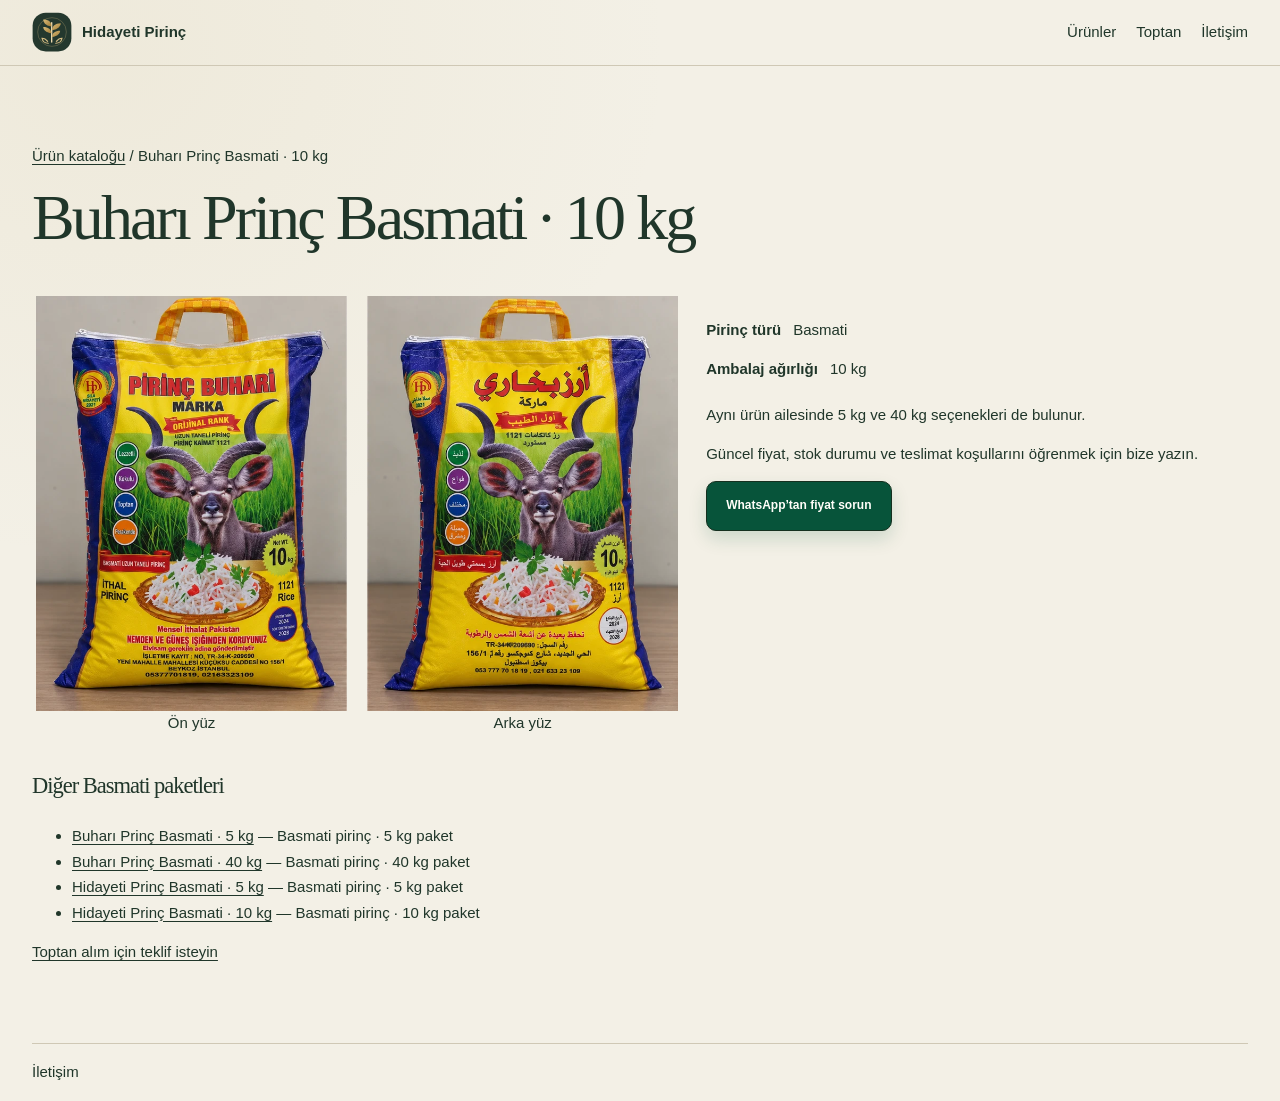
<file: urunler/buhari-basmati-10-kg/index.html>
<!-- Generated by build-seo.mjs -->
<!doctype html>
<html lang="tr-TR" data-item-id="buhari-basmati-10kg">
<head>
  <meta charset="utf-8">
  <meta name="viewport" content="width=device-width, initial-scale=1">
  <title>Buharı Prinç Basmati Pirinç 10 kg | Hidayeti Pirinç</title>
  <meta name="description" content="Buharı Prinç Basmati · 10 kg ambalajını inceleyin. Aynı ürün ailesinde 5 kg ve 40 kg seçenekleri de bulunur. Güncel fiyatı WhatsApp üzerinden sorun.">
  <meta name="robots" content="index,follow">
  <link rel="canonical" href="https://hidayetipirinc.com/urunler/buhari-basmati-10-kg/">
  <meta property="og:type" content="website">
  <meta property="og:site_name" content="Hidayeti Pirinç">
  <meta property="og:title" content="Buharı Prinç Basmati Pirinç 10 kg | Hidayeti Pirinç">
  <meta property="og:description" content="Buharı Prinç Basmati · 10 kg ambalajını inceleyin. Aynı ürün ailesinde 5 kg ve 40 kg seçenekleri de bulunur. Güncel fiyatı WhatsApp üzerinden sorun.">
  <meta property="og:url" content="https://hidayetipirinc.com/urunler/buhari-basmati-10-kg/">
  <meta property="og:locale" content="tr_TR">
  <meta property="og:image" content="https://hidayetipirinc.com/assets/products/buhari-10kg-front.png">
  <meta name="twitter:card" content="summary_large_image">
  <link rel="icon" href="/favicon.png" type="image/png" sizes="96x96">
  <link rel="icon" href="/favicon.ico" sizes="16x16 32x32 48x48">
  <link rel="apple-touch-icon" href="/apple-touch-icon.png" sizes="180x180">
  <link rel="manifest" href="/site.webmanifest">
  <script type="application/ld+json">{"@context":"https://schema.org","@graph":[{"@type":"BreadcrumbList","itemListElement":[{"@type":"ListItem","position":1,"name":"Ana sayfa","item":"https://hidayetipirinc.com/"},{"@type":"ListItem","position":2,"name":"Buharı Prinç Basmati · 10 kg","item":"https://hidayetipirinc.com/urunler/buhari-basmati-10-kg/"}]},{"@type":"Product","name":"Buharı Prinç Basmati · 10 kg","description":"Basmati pirinç · 10 kg paket. Aynı ürün ailesinde 5 kg ve 40 kg seçenekleri de bulunur.","image":["https://hidayetipirinc.com/assets/products/buhari-10kg-front.png","https://hidayetipirinc.com/assets/products/buhari-10kg-back.png"],"brand":{"@type":"Brand","name":"Buharı Prinç"},"url":"https://hidayetipirinc.com/urunler/buhari-basmati-10-kg/"}]}</script>
  <link rel="stylesheet" href="/styles.css">
  <link rel="stylesheet" href="/seo-pages.css">
  <script defer src="/data/analytics-config.js"></script>
  <script defer src="/analytics.js"></script>
</head>
<body>
  <a class="skip-link" href="#main">İçeriğe geç</a>
  <header class="seo-page-header"><div class="wrap seo-header-inner">
    <a href="/"><img src="/assets/logo.svg" alt="" width="40" height="40"> Hidayeti Pirinç</a>
    <nav aria-label="Ana menü"><a href="/#products">Ürünler</a> <a href="/toptan-pirinc/">Toptan</a> <a href="/#contact">İletişim</a></nav>
  </div></header>
  <main class="wrap seo-page" id="main">
    <p class="seo-breadcrumb"><a href="/#products">Ürün kataloğu</a> / Buharı Prinç Basmati · 10 kg</p>
    <h1>Buharı Prinç Basmati · 10 kg</h1>
    <div class="seo-product-detail">
      <div class="seo-gallery"><figure><picture><source type="image/webp" media="(max-width: 700px)" srcset="/assets/seo/buhari-10kg-front-card.webp"><source type="image/webp" srcset="/assets/seo/buhari-10kg-front.webp"><img src="/assets/products/buhari-10kg-front.png" alt="Buharı Prinç Basmati pirinç 10 kg ambalajının ön yüzü" width="600" height="780" decoding="async" fetchpriority="high"></picture><figcaption>Ön yüz</figcaption></figure><figure><picture><source type="image/webp" media="(max-width: 700px)" srcset="/assets/seo/buhari-10kg-back-card.webp"><source type="image/webp" srcset="/assets/seo/buhari-10kg-back.webp"><img src="/assets/products/buhari-10kg-back.png" alt="Buharı Prinç Basmati pirinç 10 kg ambalajının arka yüzü" width="600" height="780" decoding="async" loading="lazy"></picture><figcaption>Arka yüz</figcaption></figure></div>
      <div>
        <dl class="seo-specs"><div><dt>Pirinç türü</dt><dd>Basmati</dd></div><div><dt>Ambalaj ağırlığı</dt><dd>10 kg</dd></div></dl>
        <p>Aynı ürün ailesinde 5 kg ve 40 kg seçenekleri de bulunur.</p>
        <p>Güncel fiyat, stok durumu ve teslimat koşullarını öğrenmek için bize yazın.</p>
        <a class="button button-dark" data-inquiry="product" href="https://wa.me/905344641463?text=Merhaba%2C%20Buhar%C4%B1%20Prin%C3%A7%20Basmati%20%C2%B7%2010%20kg%20i%C3%A7in%20g%C3%BCncel%20fiyat%2C%20stok%20ve%20teslimat%20bilgisi%20alabilir%20miyim%3F" target="_blank" rel="noopener noreferrer">WhatsApp’tan fiyat sorun</a>
      </div>
    </div>
    <h2>Diğer Basmati paketleri</h2>
    <ul class="seo-product-links"><li><a class="seo-product-link" data-item-id="buhari-basmati-5kg" href="/urunler/buhari-basmati-5-kg/">Buharı Prinç Basmati · 5 kg</a> — Basmati pirinç · 5 kg paket</li><li><a class="seo-product-link" data-item-id="buhari-basmati-40kg" href="/urunler/buhari-basmati-40-kg/">Buharı Prinç Basmati · 40 kg</a> — Basmati pirinç · 40 kg paket</li><li><a class="seo-product-link" data-item-id="hidayeti-basmati-5kg" href="/urunler/hidayeti-basmati-5-kg/">Hidayeti Prinç Basmati · 5 kg</a> — Basmati pirinç · 5 kg paket</li><li><a class="seo-product-link" data-item-id="hidayeti-basmati-10kg" href="/urunler/hidayeti-basmati-10-kg/">Hidayeti Prinç Basmati · 10 kg</a> — Basmati pirinç · 10 kg paket</li></ul>
    <p><a href="/toptan-pirinc/">Toptan alım için teklif isteyin</a></p>
  </main>
  <footer class="wrap seo-page-footer"><a href="/#contact">İletişim</a></footer>
</body>
</html>
</file>
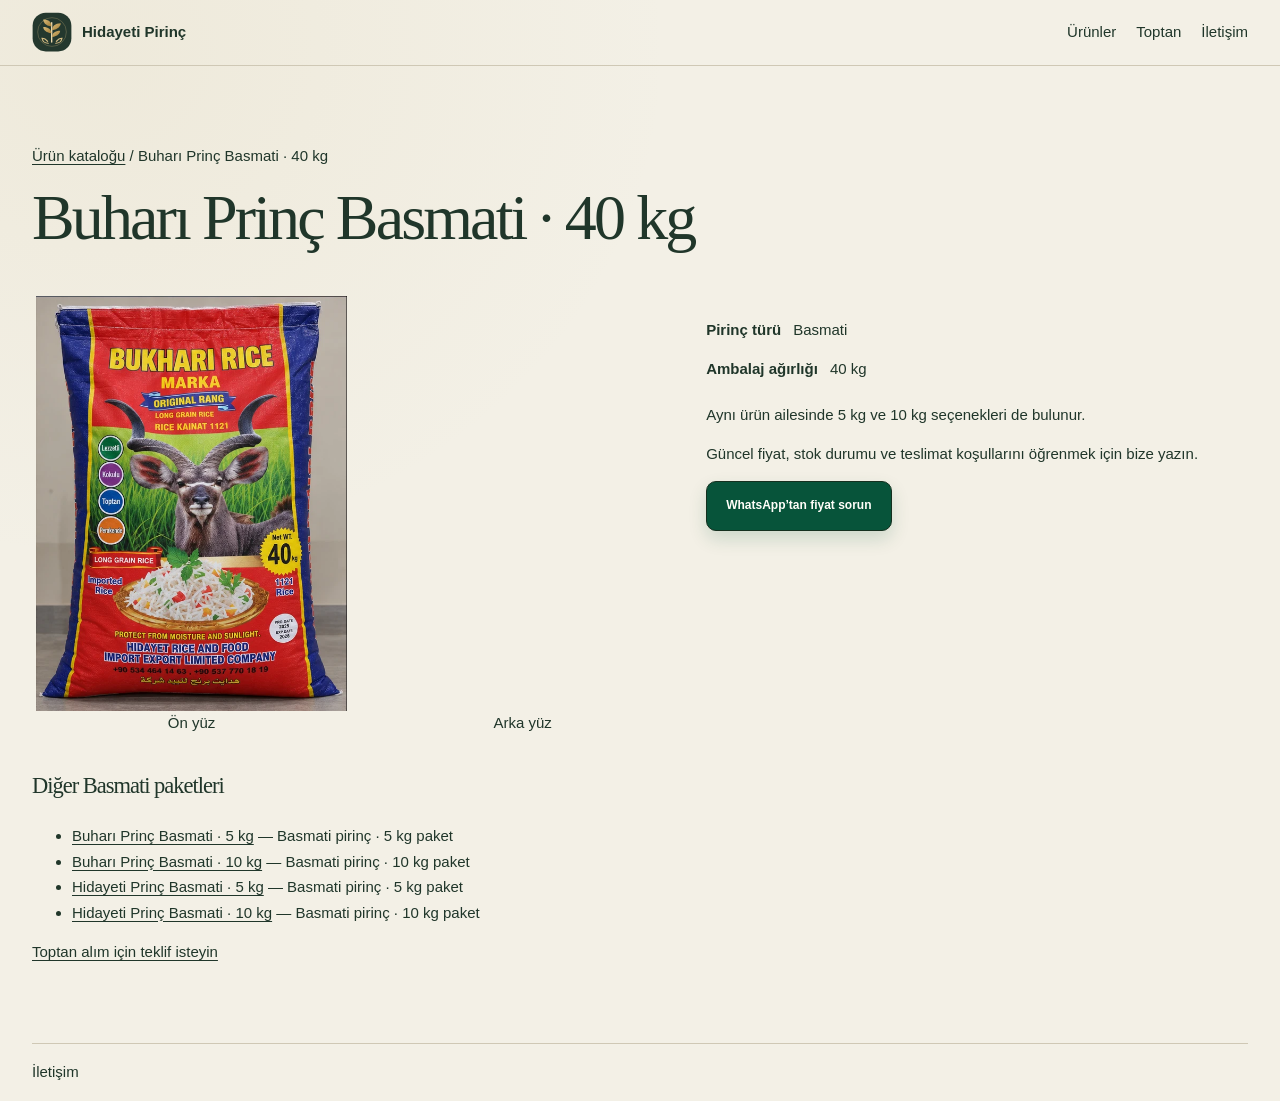
<file: urunler/buhari-basmati-40-kg/index.html>
<!-- Generated by build-seo.mjs -->
<!doctype html>
<html lang="tr-TR" data-item-id="buhari-basmati-40kg">
<head>
  <meta charset="utf-8">
  <meta name="viewport" content="width=device-width, initial-scale=1">
  <title>Buharı Prinç Basmati Pirinç 40 kg | Hidayeti Pirinç</title>
  <meta name="description" content="Buharı Prinç Basmati · 40 kg ambalajını inceleyin. Aynı ürün ailesinde 5 kg ve 10 kg seçenekleri de bulunur. Güncel fiyatı WhatsApp üzerinden sorun.">
  <meta name="robots" content="index,follow">
  <link rel="canonical" href="https://hidayetipirinc.com/urunler/buhari-basmati-40-kg/">
  <meta property="og:type" content="website">
  <meta property="og:site_name" content="Hidayeti Pirinç">
  <meta property="og:title" content="Buharı Prinç Basmati Pirinç 40 kg | Hidayeti Pirinç">
  <meta property="og:description" content="Buharı Prinç Basmati · 40 kg ambalajını inceleyin. Aynı ürün ailesinde 5 kg ve 10 kg seçenekleri de bulunur. Güncel fiyatı WhatsApp üzerinden sorun.">
  <meta property="og:url" content="https://hidayetipirinc.com/urunler/buhari-basmati-40-kg/">
  <meta property="og:locale" content="tr_TR">
  <meta property="og:image" content="https://hidayetipirinc.com/assets/products/buhari-40kg-front.png">
  <meta name="twitter:card" content="summary_large_image">
  <link rel="icon" href="/favicon.png" type="image/png" sizes="96x96">
  <link rel="icon" href="/favicon.ico" sizes="16x16 32x32 48x48">
  <link rel="apple-touch-icon" href="/apple-touch-icon.png" sizes="180x180">
  <link rel="manifest" href="/site.webmanifest">
  <script type="application/ld+json">{"@context":"https://schema.org","@graph":[{"@type":"BreadcrumbList","itemListElement":[{"@type":"ListItem","position":1,"name":"Ana sayfa","item":"https://hidayetipirinc.com/"},{"@type":"ListItem","position":2,"name":"Buharı Prinç Basmati · 40 kg","item":"https://hidayetipirinc.com/urunler/buhari-basmati-40-kg/"}]},{"@type":"Product","name":"Buharı Prinç Basmati · 40 kg","description":"Basmati pirinç · 40 kg paket. Aynı ürün ailesinde 5 kg ve 10 kg seçenekleri de bulunur.","image":["https://hidayetipirinc.com/assets/products/buhari-40kg-front.png","https://hidayetipirinc.com/assets/products/buhari-40kg-back.png"],"brand":{"@type":"Brand","name":"Buharı Prinç"},"url":"https://hidayetipirinc.com/urunler/buhari-basmati-40-kg/"}]}</script>
  <link rel="stylesheet" href="/styles.css">
  <link rel="stylesheet" href="/seo-pages.css">
  <script defer src="/data/analytics-config.js"></script>
  <script defer src="/analytics.js"></script>
</head>
<body>
  <a class="skip-link" href="#main">İçeriğe geç</a>
  <header class="seo-page-header"><div class="wrap seo-header-inner">
    <a href="/"><img src="/assets/logo.svg" alt="" width="40" height="40"> Hidayeti Pirinç</a>
    <nav aria-label="Ana menü"><a href="/#products">Ürünler</a> <a href="/toptan-pirinc/">Toptan</a> <a href="/#contact">İletişim</a></nav>
  </div></header>
  <main class="wrap seo-page" id="main">
    <p class="seo-breadcrumb"><a href="/#products">Ürün kataloğu</a> / Buharı Prinç Basmati · 40 kg</p>
    <h1>Buharı Prinç Basmati · 40 kg</h1>
    <div class="seo-product-detail">
      <div class="seo-gallery"><figure><picture><source type="image/webp" media="(max-width: 700px)" srcset="/assets/seo/buhari-40kg-front-card.webp"><source type="image/webp" srcset="/assets/seo/buhari-40kg-front.webp"><img src="/assets/products/buhari-40kg-front.png" alt="Buharı Prinç Basmati pirinç 40 kg ambalajının ön yüzü" width="600" height="780" decoding="async" fetchpriority="high"></picture><figcaption>Ön yüz</figcaption></figure><figure><picture><source type="image/webp" media="(max-width: 700px)" srcset="/assets/seo/buhari-40kg-back-card.webp"><source type="image/webp" srcset="/assets/seo/buhari-40kg-back.webp"><img src="/assets/products/buhari-40kg-back.png" alt="Buharı Prinç Basmati pirinç 40 kg ambalajının arka yüzü" width="600" height="780" decoding="async" loading="lazy"></picture><figcaption>Arka yüz</figcaption></figure></div>
      <div>
        <dl class="seo-specs"><div><dt>Pirinç türü</dt><dd>Basmati</dd></div><div><dt>Ambalaj ağırlığı</dt><dd>40 kg</dd></div></dl>
        <p>Aynı ürün ailesinde 5 kg ve 10 kg seçenekleri de bulunur.</p>
        <p>Güncel fiyat, stok durumu ve teslimat koşullarını öğrenmek için bize yazın.</p>
        <a class="button button-dark" data-inquiry="product" href="https://wa.me/905344641463?text=Merhaba%2C%20Buhar%C4%B1%20Prin%C3%A7%20Basmati%20%C2%B7%2040%20kg%20i%C3%A7in%20g%C3%BCncel%20fiyat%2C%20stok%20ve%20teslimat%20bilgisi%20alabilir%20miyim%3F" target="_blank" rel="noopener noreferrer">WhatsApp’tan fiyat sorun</a>
      </div>
    </div>
    <h2>Diğer Basmati paketleri</h2>
    <ul class="seo-product-links"><li><a class="seo-product-link" data-item-id="buhari-basmati-5kg" href="/urunler/buhari-basmati-5-kg/">Buharı Prinç Basmati · 5 kg</a> — Basmati pirinç · 5 kg paket</li><li><a class="seo-product-link" data-item-id="buhari-basmati-10kg" href="/urunler/buhari-basmati-10-kg/">Buharı Prinç Basmati · 10 kg</a> — Basmati pirinç · 10 kg paket</li><li><a class="seo-product-link" data-item-id="hidayeti-basmati-5kg" href="/urunler/hidayeti-basmati-5-kg/">Hidayeti Prinç Basmati · 5 kg</a> — Basmati pirinç · 5 kg paket</li><li><a class="seo-product-link" data-item-id="hidayeti-basmati-10kg" href="/urunler/hidayeti-basmati-10-kg/">Hidayeti Prinç Basmati · 10 kg</a> — Basmati pirinç · 10 kg paket</li></ul>
    <p><a href="/toptan-pirinc/">Toptan alım için teklif isteyin</a></p>
  </main>
  <footer class="wrap seo-page-footer"><a href="/#contact">İletişim</a></footer>
</body>
</html>
</file>
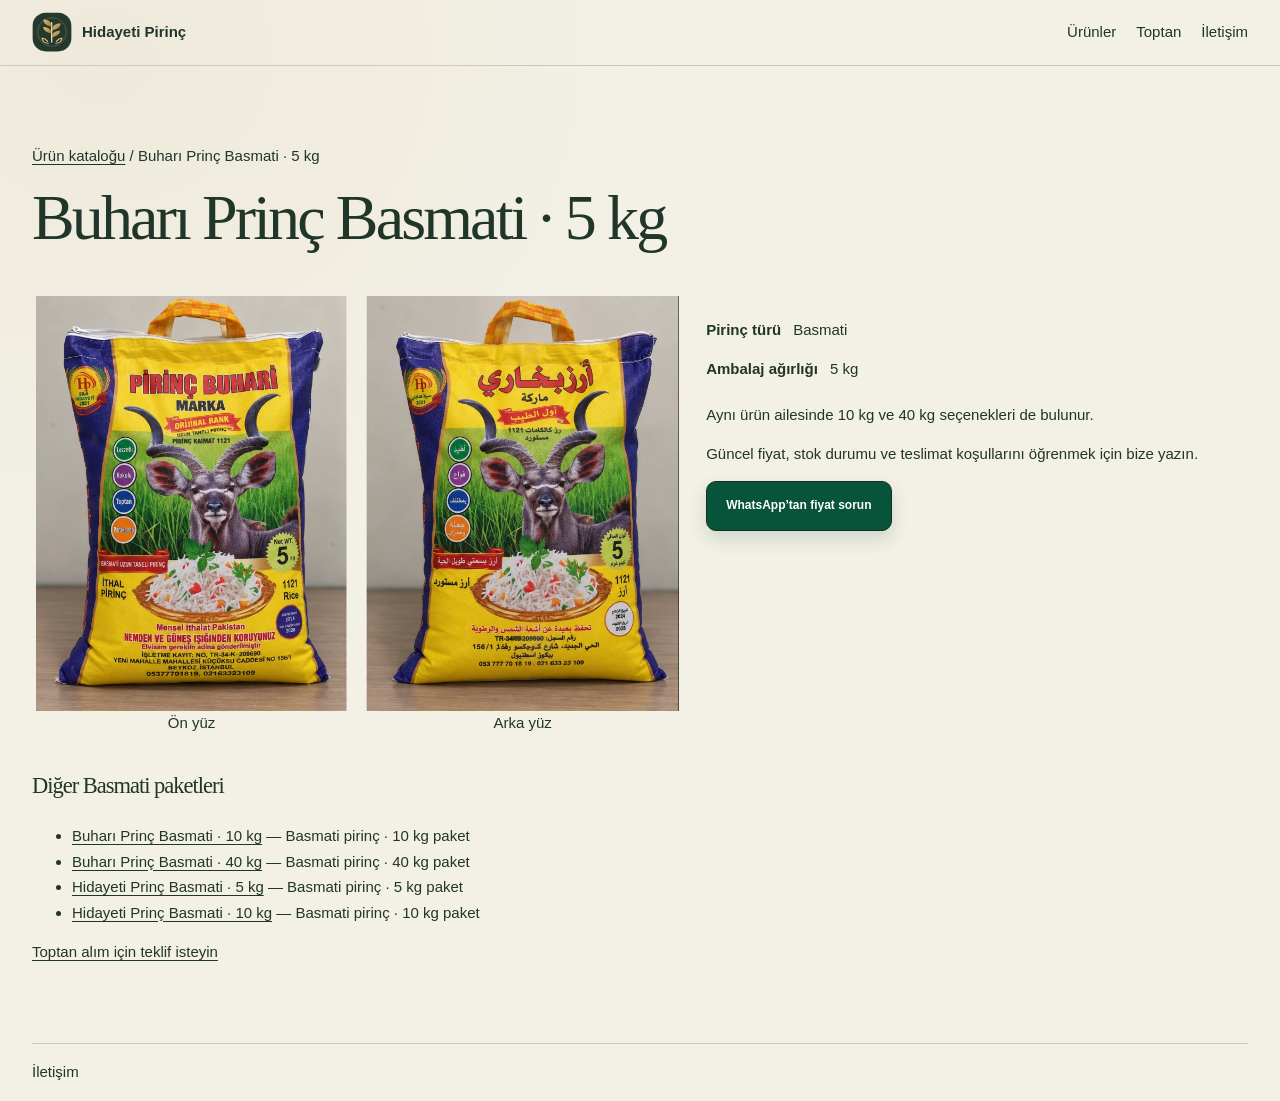
<file: urunler/buhari-basmati-5-kg/index.html>
<!-- Generated by build-seo.mjs -->
<!doctype html>
<html lang="tr-TR" data-item-id="buhari-basmati-5kg">
<head>
  <meta charset="utf-8">
  <meta name="viewport" content="width=device-width, initial-scale=1">
  <title>Buharı Prinç Basmati Pirinç 5 kg | Hidayeti Pirinç</title>
  <meta name="description" content="Buharı Prinç Basmati · 5 kg ambalajını inceleyin. Aynı ürün ailesinde 10 kg ve 40 kg seçenekleri de bulunur. Güncel fiyatı WhatsApp üzerinden sorun.">
  <meta name="robots" content="index,follow">
  <link rel="canonical" href="https://hidayetipirinc.com/urunler/buhari-basmati-5-kg/">
  <meta property="og:type" content="website">
  <meta property="og:site_name" content="Hidayeti Pirinç">
  <meta property="og:title" content="Buharı Prinç Basmati Pirinç 5 kg | Hidayeti Pirinç">
  <meta property="og:description" content="Buharı Prinç Basmati · 5 kg ambalajını inceleyin. Aynı ürün ailesinde 10 kg ve 40 kg seçenekleri de bulunur. Güncel fiyatı WhatsApp üzerinden sorun.">
  <meta property="og:url" content="https://hidayetipirinc.com/urunler/buhari-basmati-5-kg/">
  <meta property="og:locale" content="tr_TR">
  <meta property="og:image" content="https://hidayetipirinc.com/assets/products/buhari-5kg-front.png">
  <meta name="twitter:card" content="summary_large_image">
  <link rel="icon" href="/favicon.png" type="image/png" sizes="96x96">
  <link rel="icon" href="/favicon.ico" sizes="16x16 32x32 48x48">
  <link rel="apple-touch-icon" href="/apple-touch-icon.png" sizes="180x180">
  <link rel="manifest" href="/site.webmanifest">
  <script type="application/ld+json">{"@context":"https://schema.org","@graph":[{"@type":"BreadcrumbList","itemListElement":[{"@type":"ListItem","position":1,"name":"Ana sayfa","item":"https://hidayetipirinc.com/"},{"@type":"ListItem","position":2,"name":"Buharı Prinç Basmati · 5 kg","item":"https://hidayetipirinc.com/urunler/buhari-basmati-5-kg/"}]},{"@type":"Product","name":"Buharı Prinç Basmati · 5 kg","description":"Basmati pirinç · 5 kg paket. Aynı ürün ailesinde 10 kg ve 40 kg seçenekleri de bulunur.","image":["https://hidayetipirinc.com/assets/products/buhari-5kg-front.png","https://hidayetipirinc.com/assets/products/buhari-5kg-back.png"],"brand":{"@type":"Brand","name":"Buharı Prinç"},"url":"https://hidayetipirinc.com/urunler/buhari-basmati-5-kg/"}]}</script>
  <link rel="stylesheet" href="/styles.css">
  <link rel="stylesheet" href="/seo-pages.css">
  <script defer src="/data/analytics-config.js"></script>
  <script defer src="/analytics.js"></script>
</head>
<body>
  <a class="skip-link" href="#main">İçeriğe geç</a>
  <header class="seo-page-header"><div class="wrap seo-header-inner">
    <a href="/"><img src="/assets/logo.svg" alt="" width="40" height="40"> Hidayeti Pirinç</a>
    <nav aria-label="Ana menü"><a href="/#products">Ürünler</a> <a href="/toptan-pirinc/">Toptan</a> <a href="/#contact">İletişim</a></nav>
  </div></header>
  <main class="wrap seo-page" id="main">
    <p class="seo-breadcrumb"><a href="/#products">Ürün kataloğu</a> / Buharı Prinç Basmati · 5 kg</p>
    <h1>Buharı Prinç Basmati · 5 kg</h1>
    <div class="seo-product-detail">
      <div class="seo-gallery"><figure><picture><source type="image/webp" media="(max-width: 700px)" srcset="/assets/seo/buhari-5kg-front-card.webp"><source type="image/webp" srcset="/assets/seo/buhari-5kg-front.webp"><img src="/assets/products/buhari-5kg-front.png" alt="Buharı Prinç Basmati pirinç 5 kg ambalajının ön yüzü" width="600" height="780" decoding="async" fetchpriority="high"></picture><figcaption>Ön yüz</figcaption></figure><figure><picture><source type="image/webp" media="(max-width: 700px)" srcset="/assets/seo/buhari-5kg-back-card.webp"><source type="image/webp" srcset="/assets/seo/buhari-5kg-back.webp"><img src="/assets/products/buhari-5kg-back.png" alt="Buharı Prinç Basmati pirinç 5 kg ambalajının arka yüzü" width="600" height="780" decoding="async" loading="lazy"></picture><figcaption>Arka yüz</figcaption></figure></div>
      <div>
        <dl class="seo-specs"><div><dt>Pirinç türü</dt><dd>Basmati</dd></div><div><dt>Ambalaj ağırlığı</dt><dd>5 kg</dd></div></dl>
        <p>Aynı ürün ailesinde 10 kg ve 40 kg seçenekleri de bulunur.</p>
        <p>Güncel fiyat, stok durumu ve teslimat koşullarını öğrenmek için bize yazın.</p>
        <a class="button button-dark" data-inquiry="product" href="https://wa.me/905344641463?text=Merhaba%2C%20Buhar%C4%B1%20Prin%C3%A7%20Basmati%20%C2%B7%205%20kg%20i%C3%A7in%20g%C3%BCncel%20fiyat%2C%20stok%20ve%20teslimat%20bilgisi%20alabilir%20miyim%3F" target="_blank" rel="noopener noreferrer">WhatsApp’tan fiyat sorun</a>
      </div>
    </div>
    <h2>Diğer Basmati paketleri</h2>
    <ul class="seo-product-links"><li><a class="seo-product-link" data-item-id="buhari-basmati-10kg" href="/urunler/buhari-basmati-10-kg/">Buharı Prinç Basmati · 10 kg</a> — Basmati pirinç · 10 kg paket</li><li><a class="seo-product-link" data-item-id="buhari-basmati-40kg" href="/urunler/buhari-basmati-40-kg/">Buharı Prinç Basmati · 40 kg</a> — Basmati pirinç · 40 kg paket</li><li><a class="seo-product-link" data-item-id="hidayeti-basmati-5kg" href="/urunler/hidayeti-basmati-5-kg/">Hidayeti Prinç Basmati · 5 kg</a> — Basmati pirinç · 5 kg paket</li><li><a class="seo-product-link" data-item-id="hidayeti-basmati-10kg" href="/urunler/hidayeti-basmati-10-kg/">Hidayeti Prinç Basmati · 10 kg</a> — Basmati pirinç · 10 kg paket</li></ul>
    <p><a href="/toptan-pirinc/">Toptan alım için teklif isteyin</a></p>
  </main>
  <footer class="wrap seo-page-footer"><a href="/#contact">İletişim</a></footer>
</body>
</html>
</file>
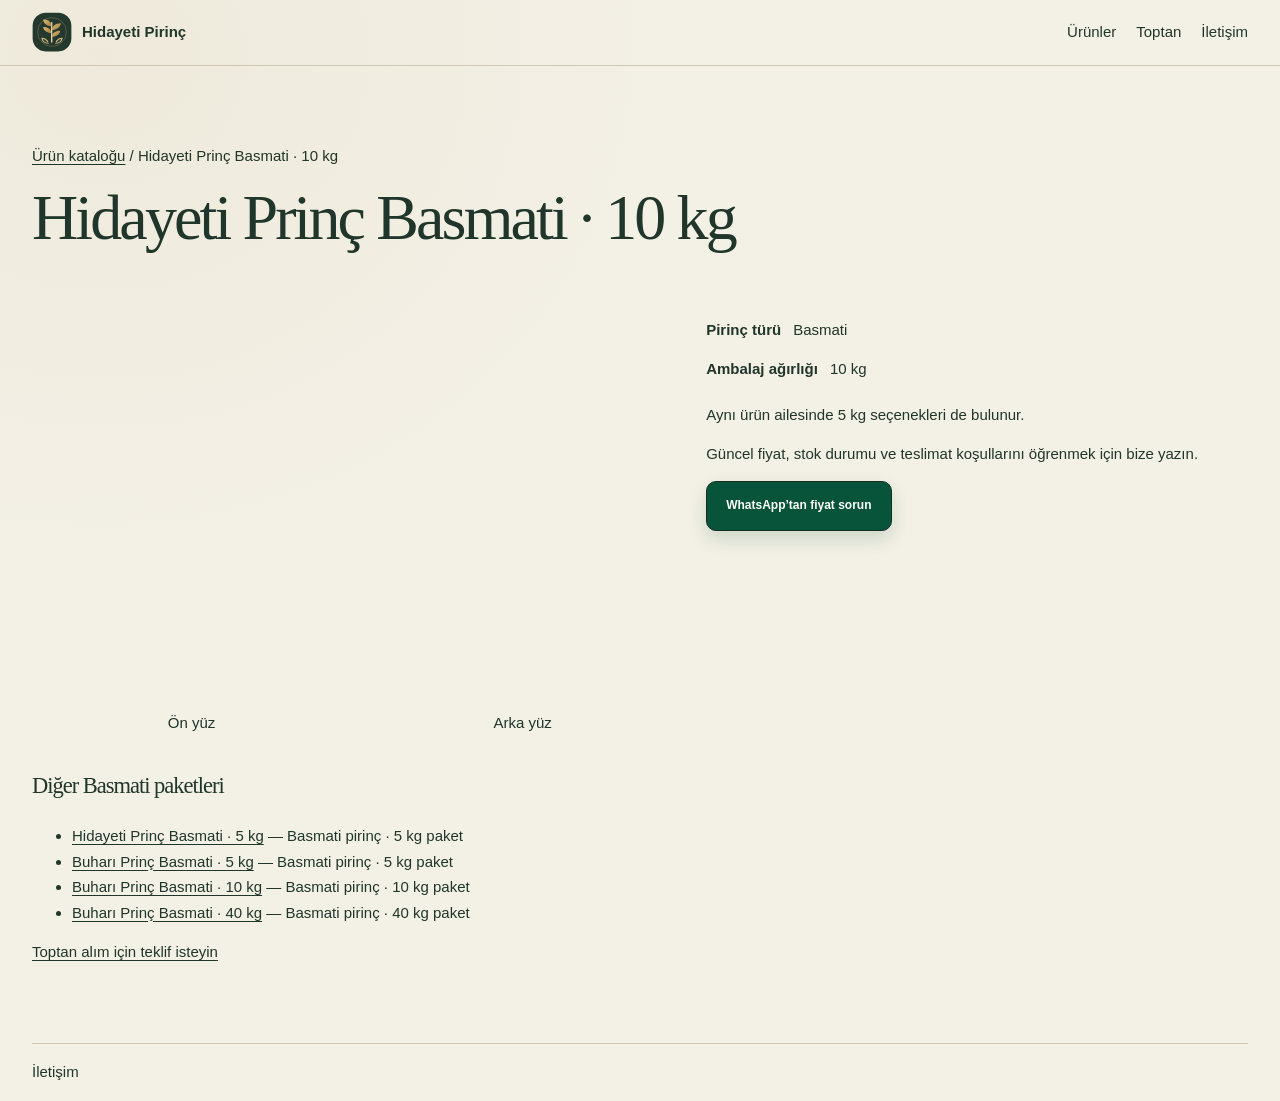
<file: urunler/hidayeti-basmati-10-kg/index.html>
<!-- Generated by build-seo.mjs -->
<!doctype html>
<html lang="tr-TR" data-item-id="hidayeti-basmati-10kg">
<head>
  <meta charset="utf-8">
  <meta name="viewport" content="width=device-width, initial-scale=1">
  <title>Hidayeti Prinç Basmati Pirinç 10 kg | Hidayeti Pirinç</title>
  <meta name="description" content="Hidayeti Prinç Basmati · 10 kg ambalajını inceleyin. Aynı ürün ailesinde 5 kg seçenekleri de bulunur. Güncel fiyatı WhatsApp üzerinden sorun.">
  <meta name="robots" content="index,follow">
  <link rel="canonical" href="https://hidayetipirinc.com/urunler/hidayeti-basmati-10-kg/">
  <meta property="og:type" content="website">
  <meta property="og:site_name" content="Hidayeti Pirinç">
  <meta property="og:title" content="Hidayeti Prinç Basmati Pirinç 10 kg | Hidayeti Pirinç">
  <meta property="og:description" content="Hidayeti Prinç Basmati · 10 kg ambalajını inceleyin. Aynı ürün ailesinde 5 kg seçenekleri de bulunur. Güncel fiyatı WhatsApp üzerinden sorun.">
  <meta property="og:url" content="https://hidayetipirinc.com/urunler/hidayeti-basmati-10-kg/">
  <meta property="og:locale" content="tr_TR">
  <meta property="og:image" content="https://hidayetipirinc.com/assets/products/hidayeti-10kg-front.png">
  <meta name="twitter:card" content="summary_large_image">
  <link rel="icon" href="/favicon.png" type="image/png" sizes="96x96">
  <link rel="icon" href="/favicon.ico" sizes="16x16 32x32 48x48">
  <link rel="apple-touch-icon" href="/apple-touch-icon.png" sizes="180x180">
  <link rel="manifest" href="/site.webmanifest">
  <script type="application/ld+json">{"@context":"https://schema.org","@graph":[{"@type":"BreadcrumbList","itemListElement":[{"@type":"ListItem","position":1,"name":"Ana sayfa","item":"https://hidayetipirinc.com/"},{"@type":"ListItem","position":2,"name":"Hidayeti Prinç Basmati · 10 kg","item":"https://hidayetipirinc.com/urunler/hidayeti-basmati-10-kg/"}]},{"@type":"Product","name":"Hidayeti Prinç Basmati · 10 kg","description":"Basmati pirinç · 10 kg paket. Aynı ürün ailesinde 5 kg seçenekleri de bulunur.","image":["https://hidayetipirinc.com/assets/products/hidayeti-10kg-front.png","https://hidayetipirinc.com/assets/products/hidayeti-10kg-back.png"],"brand":{"@type":"Brand","name":"Hidayeti Prinç"},"url":"https://hidayetipirinc.com/urunler/hidayeti-basmati-10-kg/"}]}</script>
  <link rel="stylesheet" href="/styles.css">
  <link rel="stylesheet" href="/seo-pages.css">
  <script defer src="/data/analytics-config.js"></script>
  <script defer src="/analytics.js"></script>
</head>
<body>
  <a class="skip-link" href="#main">İçeriğe geç</a>
  <header class="seo-page-header"><div class="wrap seo-header-inner">
    <a href="/"><img src="/assets/logo.svg" alt="" width="40" height="40"> Hidayeti Pirinç</a>
    <nav aria-label="Ana menü"><a href="/#products">Ürünler</a> <a href="/toptan-pirinc/">Toptan</a> <a href="/#contact">İletişim</a></nav>
  </div></header>
  <main class="wrap seo-page" id="main">
    <p class="seo-breadcrumb"><a href="/#products">Ürün kataloğu</a> / Hidayeti Prinç Basmati · 10 kg</p>
    <h1>Hidayeti Prinç Basmati · 10 kg</h1>
    <div class="seo-product-detail">
      <div class="seo-gallery"><figure><picture><source type="image/webp" media="(max-width: 700px)" srcset="/assets/seo/hidayeti-10kg-front-card.webp"><source type="image/webp" srcset="/assets/seo/hidayeti-10kg-front.webp"><img src="/assets/products/hidayeti-10kg-front.png" alt="Hidayeti Prinç Basmati pirinç 10 kg ambalajının ön yüzü" width="600" height="780" decoding="async" fetchpriority="high"></picture><figcaption>Ön yüz</figcaption></figure><figure><picture><source type="image/webp" media="(max-width: 700px)" srcset="/assets/seo/hidayeti-10kg-back-card.webp"><source type="image/webp" srcset="/assets/seo/hidayeti-10kg-back.webp"><img src="/assets/products/hidayeti-10kg-back.png" alt="Hidayeti Prinç Basmati pirinç 10 kg ambalajının arka yüzü" width="600" height="780" decoding="async" loading="lazy"></picture><figcaption>Arka yüz</figcaption></figure></div>
      <div>
        <dl class="seo-specs"><div><dt>Pirinç türü</dt><dd>Basmati</dd></div><div><dt>Ambalaj ağırlığı</dt><dd>10 kg</dd></div></dl>
        <p>Aynı ürün ailesinde 5 kg seçenekleri de bulunur.</p>
        <p>Güncel fiyat, stok durumu ve teslimat koşullarını öğrenmek için bize yazın.</p>
        <a class="button button-dark" data-inquiry="product" href="https://wa.me/905344641463?text=Merhaba%2C%20Hidayeti%20Prin%C3%A7%20Basmati%20%C2%B7%2010%20kg%20i%C3%A7in%20g%C3%BCncel%20fiyat%2C%20stok%20ve%20teslimat%20bilgisi%20alabilir%20miyim%3F" target="_blank" rel="noopener noreferrer">WhatsApp’tan fiyat sorun</a>
      </div>
    </div>
    <h2>Diğer Basmati paketleri</h2>
    <ul class="seo-product-links"><li><a class="seo-product-link" data-item-id="hidayeti-basmati-5kg" href="/urunler/hidayeti-basmati-5-kg/">Hidayeti Prinç Basmati · 5 kg</a> — Basmati pirinç · 5 kg paket</li><li><a class="seo-product-link" data-item-id="buhari-basmati-5kg" href="/urunler/buhari-basmati-5-kg/">Buharı Prinç Basmati · 5 kg</a> — Basmati pirinç · 5 kg paket</li><li><a class="seo-product-link" data-item-id="buhari-basmati-10kg" href="/urunler/buhari-basmati-10-kg/">Buharı Prinç Basmati · 10 kg</a> — Basmati pirinç · 10 kg paket</li><li><a class="seo-product-link" data-item-id="buhari-basmati-40kg" href="/urunler/buhari-basmati-40-kg/">Buharı Prinç Basmati · 40 kg</a> — Basmati pirinç · 40 kg paket</li></ul>
    <p><a href="/toptan-pirinc/">Toptan alım için teklif isteyin</a></p>
  </main>
  <footer class="wrap seo-page-footer"><a href="/#contact">İletişim</a></footer>
</body>
</html>
</file>
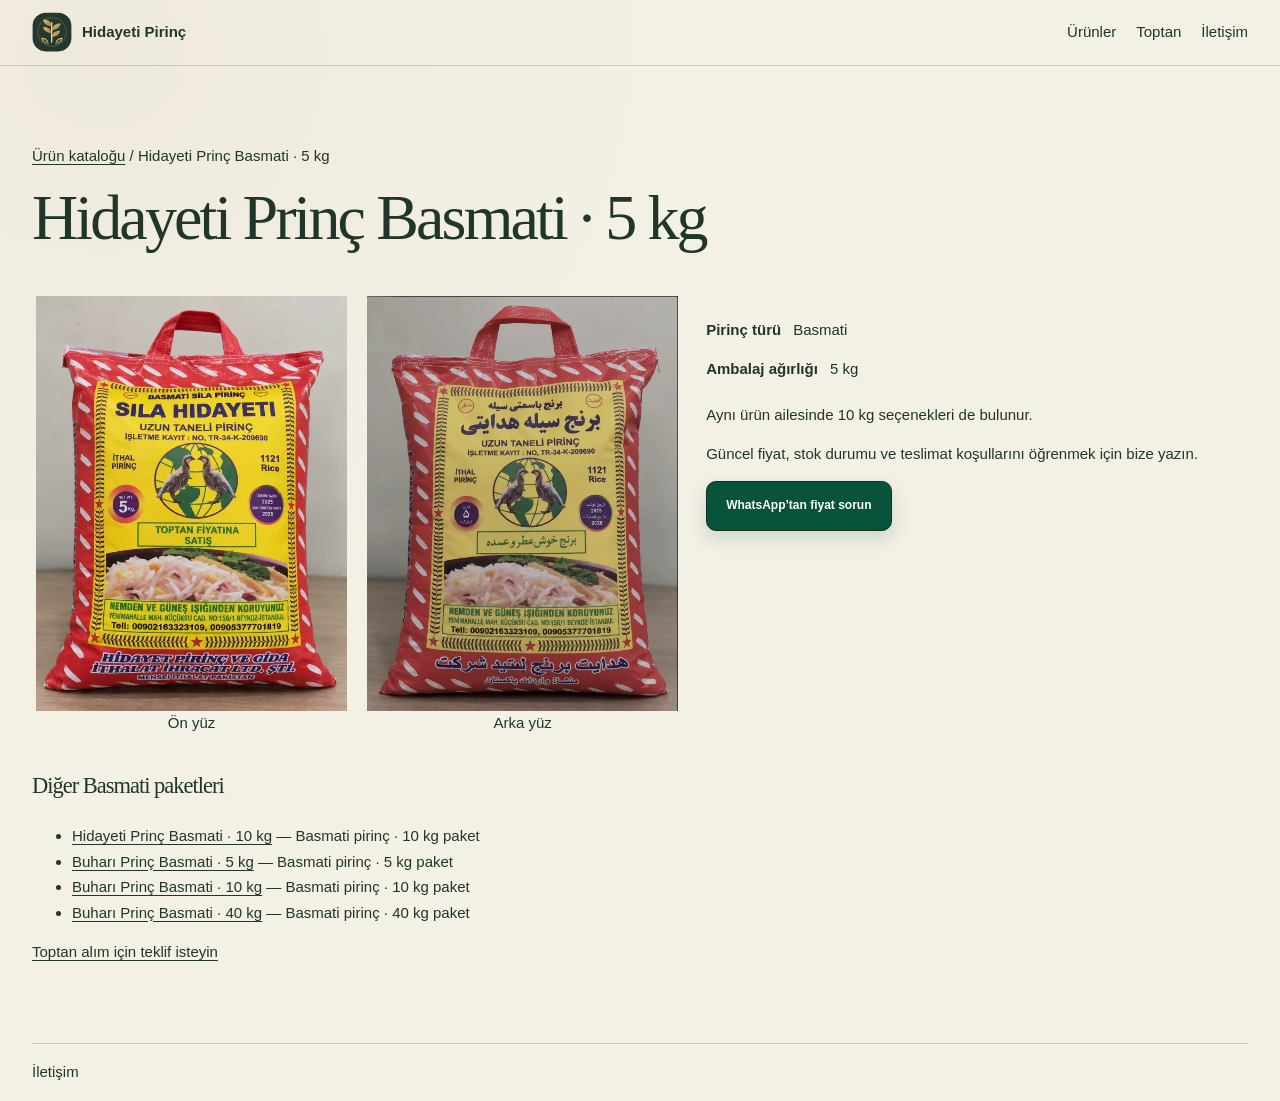
<file: urunler/hidayeti-basmati-5-kg/index.html>
<!-- Generated by build-seo.mjs -->
<!doctype html>
<html lang="tr-TR" data-item-id="hidayeti-basmati-5kg">
<head>
  <meta charset="utf-8">
  <meta name="viewport" content="width=device-width, initial-scale=1">
  <title>Hidayeti Prinç Basmati Pirinç 5 kg | Hidayeti Pirinç</title>
  <meta name="description" content="Hidayeti Prinç Basmati · 5 kg ambalajını inceleyin. Aynı ürün ailesinde 10 kg seçenekleri de bulunur. Güncel fiyatı WhatsApp üzerinden sorun.">
  <meta name="robots" content="index,follow">
  <link rel="canonical" href="https://hidayetipirinc.com/urunler/hidayeti-basmati-5-kg/">
  <meta property="og:type" content="website">
  <meta property="og:site_name" content="Hidayeti Pirinç">
  <meta property="og:title" content="Hidayeti Prinç Basmati Pirinç 5 kg | Hidayeti Pirinç">
  <meta property="og:description" content="Hidayeti Prinç Basmati · 5 kg ambalajını inceleyin. Aynı ürün ailesinde 10 kg seçenekleri de bulunur. Güncel fiyatı WhatsApp üzerinden sorun.">
  <meta property="og:url" content="https://hidayetipirinc.com/urunler/hidayeti-basmati-5-kg/">
  <meta property="og:locale" content="tr_TR">
  <meta property="og:image" content="https://hidayetipirinc.com/assets/products/hidayeti-5kg-front.png">
  <meta name="twitter:card" content="summary_large_image">
  <link rel="icon" href="/favicon.png" type="image/png" sizes="96x96">
  <link rel="icon" href="/favicon.ico" sizes="16x16 32x32 48x48">
  <link rel="apple-touch-icon" href="/apple-touch-icon.png" sizes="180x180">
  <link rel="manifest" href="/site.webmanifest">
  <script type="application/ld+json">{"@context":"https://schema.org","@graph":[{"@type":"BreadcrumbList","itemListElement":[{"@type":"ListItem","position":1,"name":"Ana sayfa","item":"https://hidayetipirinc.com/"},{"@type":"ListItem","position":2,"name":"Hidayeti Prinç Basmati · 5 kg","item":"https://hidayetipirinc.com/urunler/hidayeti-basmati-5-kg/"}]},{"@type":"Product","name":"Hidayeti Prinç Basmati · 5 kg","description":"Basmati pirinç · 5 kg paket. Aynı ürün ailesinde 10 kg seçenekleri de bulunur.","image":["https://hidayetipirinc.com/assets/products/hidayeti-5kg-front.png","https://hidayetipirinc.com/assets/products/hidayeti-5kg-back.png"],"brand":{"@type":"Brand","name":"Hidayeti Prinç"},"url":"https://hidayetipirinc.com/urunler/hidayeti-basmati-5-kg/"}]}</script>
  <link rel="stylesheet" href="/styles.css">
  <link rel="stylesheet" href="/seo-pages.css">
  <script defer src="/data/analytics-config.js"></script>
  <script defer src="/analytics.js"></script>
</head>
<body>
  <a class="skip-link" href="#main">İçeriğe geç</a>
  <header class="seo-page-header"><div class="wrap seo-header-inner">
    <a href="/"><img src="/assets/logo.svg" alt="" width="40" height="40"> Hidayeti Pirinç</a>
    <nav aria-label="Ana menü"><a href="/#products">Ürünler</a> <a href="/toptan-pirinc/">Toptan</a> <a href="/#contact">İletişim</a></nav>
  </div></header>
  <main class="wrap seo-page" id="main">
    <p class="seo-breadcrumb"><a href="/#products">Ürün kataloğu</a> / Hidayeti Prinç Basmati · 5 kg</p>
    <h1>Hidayeti Prinç Basmati · 5 kg</h1>
    <div class="seo-product-detail">
      <div class="seo-gallery"><figure><picture><source type="image/webp" media="(max-width: 700px)" srcset="/assets/seo/hidayeti-5kg-front-card.webp"><source type="image/webp" srcset="/assets/seo/hidayeti-5kg-front.webp"><img src="/assets/products/hidayeti-5kg-front.png" alt="Hidayeti Prinç Basmati pirinç 5 kg ambalajının ön yüzü" width="600" height="780" decoding="async" fetchpriority="high"></picture><figcaption>Ön yüz</figcaption></figure><figure><picture><source type="image/webp" media="(max-width: 700px)" srcset="/assets/seo/hidayeti-5kg-back-card.webp"><source type="image/webp" srcset="/assets/seo/hidayeti-5kg-back.webp"><img src="/assets/products/hidayeti-5kg-back.png" alt="Hidayeti Prinç Basmati pirinç 5 kg ambalajının arka yüzü" width="600" height="780" decoding="async" loading="lazy"></picture><figcaption>Arka yüz</figcaption></figure></div>
      <div>
        <dl class="seo-specs"><div><dt>Pirinç türü</dt><dd>Basmati</dd></div><div><dt>Ambalaj ağırlığı</dt><dd>5 kg</dd></div></dl>
        <p>Aynı ürün ailesinde 10 kg seçenekleri de bulunur.</p>
        <p>Güncel fiyat, stok durumu ve teslimat koşullarını öğrenmek için bize yazın.</p>
        <a class="button button-dark" data-inquiry="product" href="https://wa.me/905344641463?text=Merhaba%2C%20Hidayeti%20Prin%C3%A7%20Basmati%20%C2%B7%205%20kg%20i%C3%A7in%20g%C3%BCncel%20fiyat%2C%20stok%20ve%20teslimat%20bilgisi%20alabilir%20miyim%3F" target="_blank" rel="noopener noreferrer">WhatsApp’tan fiyat sorun</a>
      </div>
    </div>
    <h2>Diğer Basmati paketleri</h2>
    <ul class="seo-product-links"><li><a class="seo-product-link" data-item-id="hidayeti-basmati-10kg" href="/urunler/hidayeti-basmati-10-kg/">Hidayeti Prinç Basmati · 10 kg</a> — Basmati pirinç · 10 kg paket</li><li><a class="seo-product-link" data-item-id="buhari-basmati-5kg" href="/urunler/buhari-basmati-5-kg/">Buharı Prinç Basmati · 5 kg</a> — Basmati pirinç · 5 kg paket</li><li><a class="seo-product-link" data-item-id="buhari-basmati-10kg" href="/urunler/buhari-basmati-10-kg/">Buharı Prinç Basmati · 10 kg</a> — Basmati pirinç · 10 kg paket</li><li><a class="seo-product-link" data-item-id="buhari-basmati-40kg" href="/urunler/buhari-basmati-40-kg/">Buharı Prinç Basmati · 40 kg</a> — Basmati pirinç · 40 kg paket</li></ul>
    <p><a href="/toptan-pirinc/">Toptan alım için teklif isteyin</a></p>
  </main>
  <footer class="wrap seo-page-footer"><a href="/#contact">İletişim</a></footer>
</body>
</html>
</file>
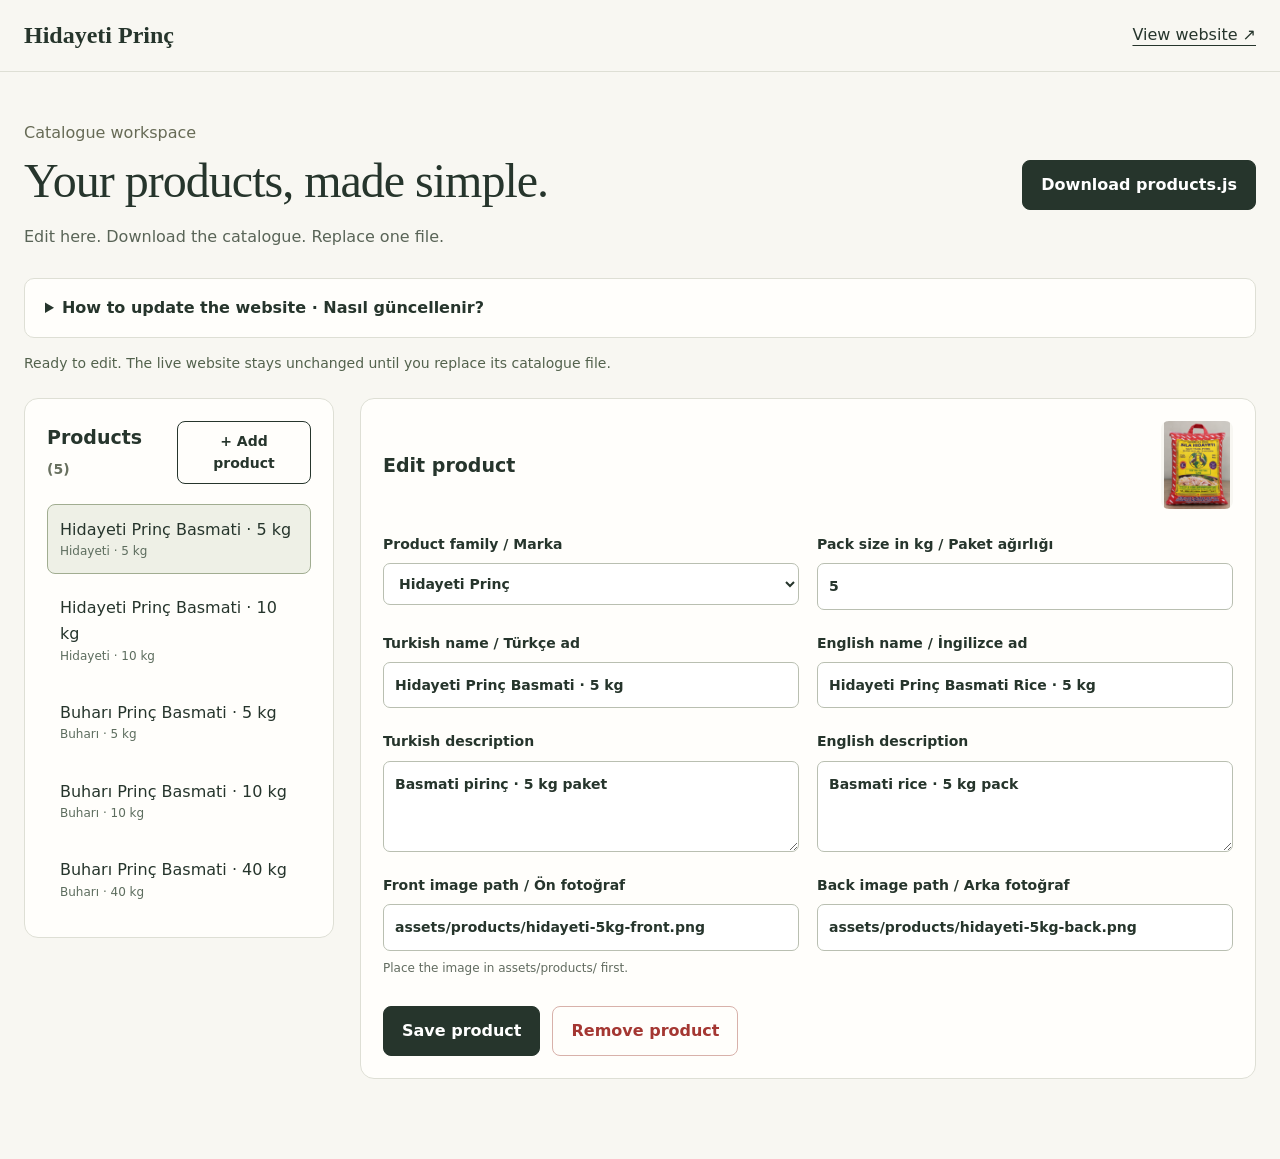
<file: editor.html>
<!doctype html>
<html lang="en">
<head>
  <meta charset="utf-8">
  <meta name="robots" content="noindex"><meta name="viewport" content="width=device-width, initial-scale=1">
  <meta name="robots" content="noindex,nofollow">
  <title>Product editor · Hidayeti Prinç</title>
  <link rel="stylesheet" href="editor.css">
</head>
<body>
  <header><a href="index.html">Hidayeti Prinç</a><a href="index.html#products">View website ↗</a></header>
  <main>
    <div class="intro"><div><p class="kicker">Catalogue workspace</p><h1>Your products, made simple.</h1><p>Edit here. Download the catalogue. Replace one file.</p></div><button id="download" type="button">Download products.js</button></div>
    <details class="instructions"><summary>How to update the website · Nasıl güncellenir?</summary><p>1. Add or edit products and click “Save product”.<br>2. Download products.js and replace <strong>data/products.js</strong> in your website folder.<br>3. Put your images in <strong>assets/products/</strong>, then upload the changed files to your hosting.</p><p>Ürünleri düzenleyin ve kaydedin. İndirdiğiniz products.js dosyasını sitenizdeki data/products.js ile değiştirin. Fotoğrafları assets/products/ klasörüne ekleyin ve değişen dosyaları yayınlayın.</p><p>This editor works locally. Saving a product updates this session only; downloading does not publish changes. Keep the downloaded file before closing.</p></details>
    <p id="status" role="status" aria-live="polite">Ready to edit. The live website stays unchanged until you replace its catalogue file.</p>
    <div class="workspace">
      <aside><div class="list-heading"><h2>Products <span id="count"></span></h2><button id="add" type="button" class="secondary">+ Add product</button></div><nav id="productList" aria-label="Select product"></nav></aside>
      <section class="edit-panel" aria-labelledby="formTitle">
        <div class="form-heading"><h2 id="formTitle">Edit product</h2><img id="preview" alt="Front package preview" hidden></div>
        <form id="productForm">
          <div class="fields">
            <label>Product family / Marka<select name="family"><option value="hidayeti">Hidayeti Prinç</option><option value="buhari">Buharı Prinç</option></select></label>
            <label>Pack size in kg / Paket ağırlığı<input name="weight" type="number" min="0.01" step="0.01" required placeholder="5"></label>
            <label>Turkish name / Türkçe ad<input name="nameTr" required maxlength="150"></label>
            <label>English name / İngilizce ad<input name="nameEn" required maxlength="150"></label>
            <label>Turkish description<textarea name="descriptionTr" required rows="3"></textarea></label>
            <label>English description<textarea name="descriptionEn" required rows="3"></textarea></label>
            <label>Front image path / Ön fotoğraf<input name="image" required placeholder="assets/products/hidayeti-5kg-front.png"><small>Place the image in assets/products/ first.</small></label>
            <label>Back image path / Arka fotoğraf<input name="backImage" required placeholder="assets/products/hidayeti-5kg-back.png"></label>
          </div>
          <p id="error" role="alert" hidden></p>
          <div class="form-actions"><button type="submit">Save product</button><button id="remove" class="danger" type="button">Remove product</button></div>
        </form>
      </section>
    </div>
  </main>
  <script src="data/products.js"></script><script src="editor.js"></script>
</body>
</html>
</file>
<file: styles.css>
:root {
  --paper: #f8f7f2;
  --paper-deep: #f0eee5;
  --white: #fffefb;
  --ink: #26352c;
  --ink-deep: #1c2b23;
  --muted: #73766b;
  --line: #e4e2d8;
  --gold: #c4a25b;
  --gold-dark: #98773a;
  --olive: #879177;
  --whatsapp: #1c6d4b;
  --serif: "Playfair Display", Georgia, "Times New Roman", serif;
  --sans: "DM Sans", Inter, -apple-system, BlinkMacSystemFont, "Segoe UI", sans-serif;
  --wrap: 1220px;
  --ease: cubic-bezier(.2,.7,.2,1);
}

* { box-sizing: border-box; }
html { scroll-behavior: smooth; scroll-padding-top: 94px; }
body { margin: 0; background: var(--paper); color: var(--ink); font-family: var(--sans); font-size: 15px; line-height: 1.65; -webkit-font-smoothing: antialiased; }
body, button, input, select { font-family: var(--sans); }
button, input, select { font: inherit; }
a { color: inherit; text-decoration: none; }
button { color: inherit; }
img { display: block; max-width: 100%; }
::selection { color: #fffdf7; background: #66765e; }
.wrap { width: min(var(--wrap), calc(100% - 64px)); margin-inline: auto; }
.section-pad { padding-block: 112px; }
.sr-only { position: absolute; width: 1px; height: 1px; padding: 0; margin: -1px; overflow: hidden; clip: rect(0,0,0,0); white-space: nowrap; border: 0; }
.skip-link { position: fixed; left: 18px; top: -70px; z-index: 999; padding: 10px 16px; color: white; background: var(--ink); border-radius: 8px; }
.skip-link:focus { top: 18px; }

.site-header { position: sticky; z-index: 30; top: 0; background: rgba(248,247,242,.92); border-bottom: 1px solid rgba(36,53,44,.08); backdrop-filter: blur(18px); -webkit-backdrop-filter: blur(18px); }
.header-inner { min-height: 88px; display: flex; align-items: center; justify-content: space-between; gap: 32px; }
.brand { display: inline-flex; align-items: center; gap: 12px; min-width: 218px; }
.brand img { flex: 0 0 auto; border-radius: 15px; }
.brand-copy { display: flex; flex-direction: column; line-height: 1.2; gap: 5px; }
.brand-copy strong { font-size: 13px; font-weight: 700; letter-spacing: .105em; white-space: nowrap; }
.brand-copy small { color: var(--gold-dark); font-size: 9px; font-weight: 700; letter-spacing: .22em; }
.desktop-nav { display: flex; gap: clamp(22px, 3.2vw, 46px); align-items: center; justify-content: center; }
.desktop-nav a, .footer-nav a { color: #5f655b; font-size: 12px; font-weight: 600; transition: color .2s ease; }
.desktop-nav a:hover, .footer-nav a:hover { color: var(--gold-dark); }
.header-actions { display: flex; align-items: center; gap: 20px; }
.language-switch { display: inline-flex; align-items: center; gap: 7px; border: 0; background: transparent; padding: 8px 0; cursor: pointer; color: #5a6256; font-size: 12px; font-weight: 600; transition: color .2s ease; white-space: nowrap; }
.language-switch:hover { color: var(--gold-dark); }
.flag { font-size: 16px; line-height: 1; }
.header-whatsapp { display: inline-flex; align-items: center; gap: 12px; padding: 12px 16px; border: 1px solid #dcded1; border-radius: 7px; color: var(--ink); font-size: 12px; font-weight: 700; transition: background .2s ease, color .2s ease, border .2s ease; white-space: nowrap; }
.header-whatsapp span { color: var(--gold-dark); font-size: 14px; }
.header-whatsapp:hover { background: var(--ink); border-color: var(--ink); color: white; }
.header-whatsapp:hover span { color: #e3cc92; }
.mobile-menu-toggle, .mobile-nav { display: none; }

.hero-section { position: relative; overflow: hidden; isolation: isolate; background: var(--paper); }
.hero-section::before { position: absolute; content: ""; z-index: -1; width: 500px; height: 900px; border-radius: 50%; right: -180px; top: 90px; background: radial-gradient(circle, rgba(223,211,175,.25), rgba(248,247,242,0) 70%); }
.hero-orb { position: absolute; z-index: -1; border: 1px solid rgba(183,155,99,.2); border-radius: 50%; pointer-events: none; }
.hero-orb-one { width: 520px; height: 520px; right: 3%; top: 1%; }
.hero-orb-two { width: 390px; height: 390px; right: 8.5%; top: 10%; }
.hero-grid { min-height: 570px; padding-top: 58px; padding-bottom: 54px; display: grid; grid-template-columns: minmax(0, .94fr) minmax(0, 1.06fr); align-items: center; gap: clamp(32px, 5vw, 75px); }
.hero-copy { padding: 28px 0 28px 10px; position: relative; z-index: 1; }
.eyebrow { display: flex; align-items: center; gap: 11px; color: var(--gold-dark); font-size: 9px; font-weight: 700; letter-spacing: .2em; line-height: 1.4; }
.eyebrow-line { width: 28px; height: 1px; display: inline-block; background: var(--gold); flex: 0 0 auto; }
h1, h2, h3, p { margin-top: 0; }
h1, h2 { font-family: var(--serif); font-weight: 500; letter-spacing: -.045em; }
.hero-copy h1 { max-width: 610px; margin: 24px 0 21px; color: var(--ink-deep); font-size: clamp(48px, 5.3vw, 76px); line-height: 1.07; }
.hero-copy h1 em, .section-heading h2 em, .brand-copy-main h2 em, .contact-copy h2 em { color: #a98a4b; font-weight: 500; }
.hero-description { max-width: 480px; margin-bottom: 28px; color: #6b7067; font-size: 14px; line-height: 1.9; }
.hero-actions { display: flex; align-items: center; flex-wrap: wrap; gap: 13px; }
.button { min-height: 49px; padding: 0 19px; display: inline-flex; align-items: center; justify-content: center; gap: 20px; border: 1px solid transparent; border-radius: 6px; font-size: 12px; font-weight: 700; transition: background .2s ease, color .2s ease, transform .2s ease, border-color .2s ease; cursor: pointer; }
.button:hover { transform: translateY(-2px); }
.button-dark { color: #fffdf7; background: var(--ink); }
.button-dark span { font-size: 15px; color: #d8be7d; }
.button-dark:hover { background: #394b3f; }
.button-quiet { color: #5c6359; background: transparent; border-color: #e3e1d7; gap: 9px; }
.button-quiet:hover { background: #fffdf8; border-color: #c7c4b8; }
.wa-dot { color: var(--whatsapp); font-size: 16px; }
.hero-footnote { display: flex; align-items: center; gap: 10px; margin-top: 34px; color: #858477; font-size: 11px; }
.footnote-mark { display: inline-grid; place-items: center; width: 24px; height: 24px; border: 1px solid #ded5bd; border-radius: 50%; color: var(--gold-dark); font-size: 12px; }
.hero-visual { position: relative; max-width: 610px; width: 100%; justify-self: end; }
.hero-image { width: 100%; border-radius: 34px 34px 34px 34px; box-shadow: 0 24px 50px rgba(82,67,39,.07); }
.visual-stamp { position: absolute; z-index: 2; right: -21px; top: 52px; display: flex; align-items: center; gap: 8px; padding: 11px 14px; border: 1px solid #ddd0b0; border-radius: 4px; background: rgba(248,247,242,.92); color: var(--ink); font-size: 8px; font-weight: 700; letter-spacing: .18em; transform: rotate(5deg); }
.stamp-divider { width: 17px; height: 1px; background: var(--gold); }
.image-caption { position: absolute; left: 24px; bottom: 22px; display: flex; align-items: center; gap: 8px; padding: 9px 12px; border: 1px solid rgba(255,255,255,.55); border-radius: 3px; background: rgba(248,247,242,.83); color: #777669; font-size: 9px; backdrop-filter: blur(8px); }
.caption-dot { width: 5px; height: 5px; border-radius: 50%; background: #c8a961; }
.hero-bottom { display: flex; align-items: center; gap: clamp(20px, 4vw, 62px); padding-top: 24px; padding-bottom: 25px; border-top: 1px solid var(--line); }
.hero-note { display: flex; align-items: center; gap: 11px; color: #60675d; font-size: 10px; font-weight: 600; }
.note-number { color: #b39a65; font-family: var(--serif); font-size: 13px; }
.scroll-cue { display: inline-flex; align-items: center; gap: 12px; margin-left: auto; color: #818276; font-size: 8px; font-weight: 700; letter-spacing: .2em; }
.scroll-cue span:last-child { color: var(--gold-dark); font-size: 14px; }

.products-section { background: #fffefa; border-block: 1px solid #eeece3; }
.section-heading { display: flex; align-items: end; justify-content: space-between; gap: 40px; margin-bottom: 37px; }
.section-heading h2, .brand-copy-main h2 { margin: 17px 0 0; color: var(--ink-deep); font-size: clamp(38px, 4vw, 55px); line-height: 1.13; }
.section-heading > p { max-width: 375px; margin-bottom: 5px; color: var(--muted); font-size: 12px; line-height: 1.9; }
.catalog-tools { display: flex; align-items: center; justify-content: space-between; gap: 22px; margin-bottom: 20px; padding-top: 21px; border-top: 1px solid var(--line); }
.family-tabs { display: flex; align-items: center; flex-wrap: wrap; gap: 7px; }
.filter-chip { display: inline-flex; align-items: center; gap: 8px; min-height: 38px; padding: 0 13px; border: 1px solid transparent; border-radius: 5px; background: transparent; color: #71766c; font-size: 11px; font-weight: 600; cursor: pointer; transition: color .2s ease, background .2s ease, border-color .2s ease; }
.filter-chip:hover { border-color: #d9dbd1; color: var(--ink); }
.filter-chip.is-active { background: #e9ebe2; color: var(--ink); border-color: #e9ebe2; }
.chip-count { font-size: 9px; color: #8c8c7c; }
.catalog-controls { display: flex; align-items: center; gap: 10px; }
.search-control { position: relative; display: flex; align-items: center; width: 220px; height: 40px; border: 1px solid #e5e4db; border-radius: 5px; background: #fffefa; }
.search-control svg { width: 15px; height: 15px; margin-left: 12px; fill: none; stroke: #878b7e; stroke-width: 1.5; }
.search-control input { width: 100%; min-width: 0; height: 100%; padding: 0 12px 0 8px; border: 0; outline: none; background: transparent; color: var(--ink); font-size: 11px; }
.search-control input::placeholder { color: #a2a398; }
.search-control:focus-within, .select-control:focus-within { border-color: #a99a70; box-shadow: 0 0 0 3px rgba(196,162,91,.12); }
.select-control { display: flex; align-items: center; gap: 9px; height: 40px; min-width: 125px; padding: 0 11px; border: 1px solid #e5e4db; border-radius: 5px; background: #fffefa; color: #878b7e; }
.select-control select { width: 100%; border: 0; outline: 0; background: transparent; color: #62675d; font-size: 10px; appearance: none; cursor: pointer; }
.select-control > span { font-size: 15px; line-height: 1; }
.catalog-status { display: flex; align-items: center; justify-content: space-between; gap: 20px; margin-bottom: 16px; color: #8a8d81; font-size: 10px; }
.product-grid { display: grid; grid-template-columns: repeat(4, minmax(0, 1fr)); gap: 17px; }
.product-card { display: flex; flex-direction: column; min-width: 0; background: #fffefa; border: 1px solid #eceae1; border-radius: 7px; overflow: hidden; transition: transform .25s var(--ease), box-shadow .25s var(--ease), border-color .25s ease; }
.product-card:hover { transform: translateY(-5px); border-color: #ded9c9; box-shadow: 0 16px 28px rgba(39,49,39,.07); }
.product-image-wrap { position: relative; overflow: hidden; background: #f0ece1; aspect-ratio: 1 / 1.08; }
.product-image { width: 100%; height: 100%; object-fit: cover; transition: transform .4s var(--ease); }
.product-card:hover .product-image { transform: scale(1.025); }
.product-badge { position: absolute; z-index: 1; top: 13px; left: 13px; display: inline-flex; align-items: center; gap: 6px; padding: 6px 8px; border: 1px solid rgba(255,255,255,.6); border-radius: 3px; background: rgba(255,254,250,.9); color: #77715e; font-size: 8px; font-weight: 700; letter-spacing: .09em; backdrop-filter: blur(8px); }
.product-badge::before { content: ""; width: 4px; height: 4px; border-radius: 50%; background: var(--gold); }
.product-weight { position: absolute; right: 13px; bottom: 13px; padding: 7px 9px; border-radius: 3px; background: #263b2f; color: #f9f3e4; font-size: 9px; font-weight: 700; letter-spacing: .06em; }
.product-info { display: flex; flex: 1; flex-direction: column; padding: 17px 16px 15px; }
.product-family { margin-bottom: 8px; color: #a1844a; font-size: 8px; font-weight: 700; letter-spacing: .15em; text-transform: uppercase; }
.product-info h3 { min-height: 46px; margin: 0 0 8px; color: var(--ink-deep); font-family: var(--serif); font-size: 19px; font-weight: 500; line-height: 1.24; letter-spacing: -.025em; }
.product-description { min-height: 40px; margin-bottom: 17px; color: #85877b; font-size: 10px; line-height: 1.65; }
.product-card-actions { display: flex; align-items: center; justify-content: space-between; gap: 8px; padding-top: 12px; border-top: 1px solid #eeece3; margin-top: auto; }
.product-details { display: inline-flex; align-items: center; gap: 7px; padding: 5px 0; border: 0; background: transparent; color: #646a5f; font-size: 10px; font-weight: 600; cursor: pointer; }
.product-details span { color: #b1904e; font-size: 13px; }
.product-wa { display: inline-flex; align-items: center; gap: 7px; padding: 9px 10px; border-radius: 4px; background: #edf0e8; color: #34513f; font-size: 9px; font-weight: 700; transition: background .2s ease, color .2s ease; white-space: nowrap; }
.product-wa:hover { background: var(--whatsapp); color: #fff; }
.product-wa svg { width: 13px; height: 13px; fill: currentColor; }
.empty-state { text-align: center; padding: 65px 20px 85px; color: #71766b; }
.empty-state[hidden] { display: none; }
.empty-icon { display: block; margin-bottom: 12px; color: #b49a62; font-family: var(--serif); font-size: 34px; }
.empty-state h3 { margin-bottom: 5px; color: var(--ink); font-family: var(--serif); font-size: 25px; font-weight: 500; }
.empty-state p { margin-bottom: 18px; font-size: 12px; }
.text-button { border: 0; border-bottom: 1px solid #b9a16e; padding: 0 0 3px; background: transparent; color: var(--ink); font-size: 11px; font-weight: 700; cursor: pointer; }
.catalog-bottom-note { display: flex; align-items: flex-start; gap: 11px; max-width: 760px; margin: 35px auto 0; text-align: center; justify-content: center; }
.catalog-bottom-note p { margin: 0; color: #949588; font-size: 10px; line-height: 1.8; }
.small-leaf { color: var(--gold-dark); font-size: 12px; }

.brand-section { background: #f4f2eb; overflow: hidden; }
.brand-grid { display: grid; grid-template-columns: minmax(0, 1fr) minmax(0, 1fr); gap: clamp(55px, 9vw, 130px); align-items: center; }
.brand-visual { position: relative; display: grid; place-items: center; min-height: 400px; }
.brand-visual-card { position: relative; z-index: 1; display: flex; flex-direction: column; align-items: center; justify-content: center; width: min(100%, 410px); min-height: 330px; padding: 30px; border: 1px solid #dcd6c5; background: #f9f7ef; box-shadow: 15px 20px 0 #e9e5d8; text-align: center; }
.brand-card-top { display: flex; width: 100%; align-items: center; justify-content: space-between; margin-bottom: 36px; color: #8f7b50; font-size: 8px; font-weight: 700; letter-spacing: .2em; }
.brand-card-top span:last-child { font-size: 13px; }
.brand-visual-card > img { margin-bottom: 18px; border-radius: 24px; }
.brand-visual-card > p { margin-bottom: 27px; color: #d6dbd6; font-family: var(--serif); font-size: 25px; }
.brand-card-bottom { width: 100%; padding-top: 14px; border-top: 1px solid #e1dccd; color: #aaa08a; font-size: 8px; letter-spacing: .23em; }
.decorative-grain { position: absolute; width: 180px; height: 1px; background: #d3c6a4; opacity: .9; transform: rotate(-45deg); }
.decorative-grain::before, .decorative-grain::after { content: ""; position: absolute; top: -10px; left: 45px; width: 26px; height: 12px; border: 1px solid #d3c6a4; border-radius: 100% 0 100% 0; transform: rotate(-14deg); }
.decorative-grain::after { top: 3px; left: 86px; transform: rotate(178deg); }
.grain-a { top: 35px; left: -32px; }
.grain-b { right: -26px; bottom: 35px; transform: rotate(135deg); }
.brand-copy-main { padding: 25px 0; }
.brand-copy-main h2 { margin-bottom: 23px; }
.brand-lead { max-width: 500px; margin-bottom: 14px; color: #505b4f; font-family: var(--serif); font-size: 21px; line-height: 1.55; }
.brand-body { max-width: 505px; margin-bottom: 26px; color: #777c70; font-size: 12px; line-height: 2; }
.underlined-link { display: inline-flex; align-items: center; gap: 30px; padding-bottom: 7px; border-bottom: 1px solid #baa16b; color: #354236; font-size: 11px; font-weight: 700; transition: gap .2s ease; }
.underlined-link span:last-child { color: #a58a4d; font-size: 14px; }
.underlined-link:hover { gap: 37px; }

.contact-section { padding-top: 0; background: #f4f2eb; }
.contact-panel { position: relative; display: grid; grid-template-columns: 150px minmax(0, 1fr) 175px; gap: 38px; align-items: center; overflow: hidden; min-height: 310px; padding: 48px 54px; border-radius: 8px; background: var(--ink); color: #fffdf6; }
.contact-decoration { position: relative; display: grid; place-items: center; width: 130px; height: 130px; }
.contact-decoration > img { position: relative; z-index: 1; border-radius: 20px; }
.contact-circle { position: absolute; display: block; border: 1px solid rgba(218,194,132,.27); border-radius: 50%; }
.circle-one { width: 115px; height: 115px; }
.circle-two { width: 156px; height: 156px; }
.contact-copy { position: relative; z-index: 1; max-width: 590px; }
.eyebrow-light { color: #d0b575; }
.contact-copy h2 { margin: 15px 0 13px; color: #fffdf7; font-size: clamp(36px, 4vw, 48px); line-height: 1.12; }
.contact-copy h2 em { color: #dfc78d; }
.contact-copy > p { max-width: 525px; margin-bottom: 22px; color: #c8cec4; font-size: 12px; line-height: 1.85; }
.contact-actions { display: flex; align-items: center; flex-wrap: wrap; gap: 24px; }
.button-cream { min-height: 47px; background: #f3ecdc; color: #28382e; }
.button-cream span { color: #98773a; font-size: 15px; }
.button-cream:hover { background: #fffaf0; }
.contact-phone { display: flex; flex-direction: column; gap: 4px; color: #c9cfc4; font-size: 9px; }
.contact-phone strong { color: #fffdf5; font-size: 12px; font-weight: 600; letter-spacing: .03em; }
.contact-side-note { align-self: end; position: relative; z-index: 1; justify-self: end; max-width: 160px; padding-bottom: 5px; }
.side-note-mark { color: #ddc487; font-size: 20px; }
.contact-side-note p { margin: 10px 0 18px; color: #c4cabf; font-family: var(--serif); font-size: 16px; line-height: 1.5; }
.side-note-rule { display: block; width: 44px; height: 1px; background: #be9f58; }
.contact-panel::after { position: absolute; content: ""; right: 75px; top: -150px; width: 360px; height: 360px; border-radius: 50%; border: 1px solid rgba(228,210,162,.08); box-shadow: 0 0 0 34px rgba(228,210,162,.025), 0 0 0 69px rgba(228,210,162,.02); }

.site-footer { background: #f4f2eb; padding-top: 42px; }
.footer-main { display: flex; align-items: center; justify-content: space-between; gap: 32px; padding-bottom: 29px; }
.footer-brand { min-width: 0; }
.footer-brand img { border-radius: 13px; }
.footer-brand .brand-copy strong { font-size: 11px; }
.footer-brand .brand-copy small { font-size: 8px; }
.footer-main > p { max-width: 300px; margin: 0; color: #8a8c7f; font-family: var(--serif); font-size: 17px; }
.footer-nav { display: flex; align-items: center; gap: 24px; }
.footer-nav a { font-size: 10px; }
.footer-bottom { display: flex; align-items: center; gap: 25px; min-height: 60px; border-top: 1px solid #e3e0d5; color: #96978a; font-size: 9px; }
.footer-bottom > span:first-child { white-space: nowrap; }
.footer-bottom > span:nth-child(2) { margin-right: auto; }
.back-top { display: inline-flex; align-items: center; gap: 12px; color: #65705f; font-size: 10px; font-weight: 700; white-space: nowrap; }
.back-top span { color: #76796c; font-weight: 500; }

.product-dialog { position: fixed; width: min(740px, calc(100% - 30px)); max-width: none; max-height: min(720px, calc(100% - 30px)); padding: 0; border: 1px solid #e7e1d3; border-radius: 10px; background: var(--paper); color: var(--ink); box-shadow: 0 30px 100px rgba(21,29,22,.25); overflow: auto; }
.product-dialog::backdrop { background: rgba(22,31,25,.58); backdrop-filter: blur(4px); }
.dialog-close { position: sticky; z-index: 5; top: 12px; float: right; display: grid; place-items: center; width: 38px; height: 38px; margin: 12px 12px -50px 0; border: 1px solid rgba(49,61,48,.15); border-radius: 50%; background: rgba(255,254,250,.93); color: var(--ink); font-size: 24px; cursor: pointer; }
.dialog-content { display: grid; grid-template-columns: .9fr 1.1fr; gap: 27px; padding: 36px; }
.dialog-image-wrap { align-self: stretch; overflow: hidden; border-radius: 7px; background: #efe9db; }
.dialog-image-wrap img { width: 100%; height: 100%; min-height: 280px; object-fit: cover; }
.dialog-copy { align-self: center; padding: 22px 0; }
.dialog-copy .product-family { display: block; }
.dialog-copy h2 { margin: 10px 0 13px; font-family: var(--serif); font-size: 31px; line-height: 1.2; letter-spacing: -.04em; }
.dialog-copy p { color: #71776c; font-size: 12px; line-height: 1.8; }
.dialog-spec { display: flex; justify-content: space-between; gap: 12px; margin: 20px 0; padding: 12px 0; border-block: 1px solid #e3dfd2; color: #777a6e; font-size: 11px; }
.dialog-spec strong { color: var(--ink); }
.dialog-copy .button { margin-top: 8px; }

@media (max-width: 1080px) {
  .wrap { width: min(var(--wrap), calc(100% - 48px)); }
  .header-inner { gap: 20px; }
  .brand { min-width: 190px; }
  .brand img { width: 43px; height: 43px; }
  .desktop-nav { gap: 22px; }
  .header-actions { gap: 13px; }
  .hero-grid { gap: 28px; }
  .hero-copy h1 { font-size: clamp(47px, 5.4vw, 65px); }
  .product-grid { grid-template-columns: repeat(2, minmax(0, 1fr)); gap: 18px; }
  .product-image-wrap { aspect-ratio: 1 / .86; }
  .product-info h3, .product-description { min-height: 0; }
  .contact-panel { grid-template-columns: 100px minmax(0, 1fr) 130px; gap: 25px; padding: 40px; }
  .contact-decoration { transform: scale(.85); transform-origin: left center; }
}

@media (max-width: 760px) {
  html { scroll-padding-top: 74px; }
  .wrap { width: calc(100% - 38px); }
  .section-pad { padding-block: 76px; }
  .header-inner { min-height: 73px; gap: 10px; }
  .brand { min-width: 0; gap: 9px; }
  .brand img { width: 39px; height: 39px; border-radius: 12px; }
  .brand-copy { gap: 4px; }
  .brand-copy strong { font-size: 10px; letter-spacing: .09em; }
  .brand-copy small { font-size: 7px; letter-spacing: .18em; }
  .desktop-nav, .header-whatsapp { display: none; }
  .header-actions { gap: 12px; margin-left: auto; }
  .language-switch { font-size: 11px; gap: 5px; }
  .flag { font-size: 14px; }
  .mobile-menu-toggle { width: 37px; height: 37px; display: flex; flex-direction: column; justify-content: center; align-items: center; gap: 6px; padding: 0; border: 1px solid #dedfd4; border-radius: 6px; background: transparent; cursor: pointer; }
  .mobile-menu-toggle span { width: 14px; height: 1px; background: var(--ink); transition: transform .2s ease; }
  .mobile-menu-toggle[aria-expanded="true"] span:first-child { transform: translateY(3.5px) rotate(45deg); }
  .mobile-menu-toggle[aria-expanded="true"] span:last-child { transform: translateY(-3.5px) rotate(-45deg); }
  .mobile-nav { display: flex; flex-direction: column; padding: 0 19px 18px; border-top: 1px solid #ece9df; background: var(--paper); }
  .mobile-nav[hidden] { display: none; }
  .mobile-nav a { padding: 12px 0; border-bottom: 1px solid #e9e6dc; color: #4f5c50; font-size: 12px; font-weight: 600; }
  .mobile-nav a:last-child { border-bottom: 0; color: var(--whatsapp); }
  .hero-grid { grid-template-columns: 1fr; min-height: auto; gap: 25px; padding-top: 43px; padding-bottom: 34px; }
  .hero-copy { padding: 0; }
  .hero-copy h1 { max-width: 540px; margin: 18px 0 14px; font-size: clamp(43px, 12vw, 62px); line-height: 1.055; }
  .hero-description { max-width: 550px; margin-bottom: 21px; font-size: 12px; line-height: 1.85; }
  .hero-actions { gap: 9px; }
  .button { min-height: 46px; padding-inline: 14px; font-size: 10px; gap: 12px; }
  .hero-footnote { margin-top: 22px; font-size: 10px; }
  .hero-visual { width: 100%; justify-self: stretch; }
  .hero-image { border-radius: 22px 22px 60px 22px; }
  .visual-stamp { right: -6px; top: 24px; padding: 8px 10px; font-size: 7px; }
  .image-caption { left: 12px; bottom: 12px; max-width: calc(100% - 24px); padding: 7px 9px; font-size: 8px; }
  .hero-orb-one { width: 300px; height: 300px; right: -100px; top: 38%; }
  .hero-orb-two { width: 230px; height: 230px; right: -64px; top: 43%; }
  .hero-bottom { display: grid; grid-template-columns: 1fr 1fr; gap: 14px 18px; padding-block: 19px; }
  .hero-note { gap: 8px; font-size: 9px; }
  .scroll-cue { grid-column: 2; grid-row: 1 / span 2; align-self: center; justify-self: end; font-size: 7px; }
  .section-heading { align-items: flex-start; flex-direction: column; gap: 13px; margin-bottom: 25px; }
  .section-heading h2, .brand-copy-main h2 { margin-top: 13px; font-size: clamp(35px, 9.5vw, 47px); }
  .section-heading > p { max-width: 530px; margin-bottom: 0; font-size: 11px; }
  .catalog-tools { flex-direction: column; align-items: stretch; gap: 15px; padding-top: 16px; }
  .family-tabs { gap: 3px; }
  .filter-chip { min-height: 34px; padding-inline: 10px; font-size: 10px; }
  .catalog-controls { display: grid; grid-template-columns: minmax(0, 1fr) 125px; gap: 8px; }
  .search-control { width: 100%; }
  .catalog-status { align-items: flex-start; flex-direction: column; gap: 7px; margin-bottom: 13px; }
  .product-grid { grid-template-columns: repeat(2, minmax(0, 1fr)); gap: 10px; }
  .product-image-wrap { aspect-ratio: 1 / 1.05; }
  .product-badge { top: 8px; left: 8px; padding: 5px 6px; font-size: 7px; }
  .product-weight { right: 8px; bottom: 8px; padding: 6px 7px; font-size: 8px; }
  .product-info { padding: 12px 10px 10px; }
  .product-family { margin-bottom: 6px; font-size: 7px; letter-spacing: .1em; }
  .product-info h3 { min-height: 38px; margin-bottom: 7px; font-size: 16px; }
  .product-description { min-height: 46px; margin-bottom: 11px; font-size: 9px; }
  .product-card-actions { align-items: flex-start; flex-direction: column; gap: 5px; padding-top: 8px; }
  .product-details { font-size: 9px; }
  .product-wa { width: 100%; justify-content: center; padding: 8px 6px; font-size: 8px; }
  .catalog-bottom-note { margin-top: 24px; text-align: left; }
  .catalog-bottom-note p { font-size: 9px; }
  .brand-grid { grid-template-columns: 1fr; gap: 41px; }
  .brand-visual { min-height: 300px; }
  .brand-visual-card { min-height: 295px; width: min(100%, 380px); padding: 25px; box-shadow: 10px 13px 0 #e9e5d8; }
  .brand-card-top { margin-bottom: 23px; }
  .brand-visual-card > p { font-size: 22px; }
  .grain-a { top: 16px; left: -7px; }
  .grain-b { right: -8px; bottom: 20px; }
  .brand-copy-main { padding: 0; }
  .brand-lead { font-size: 19px; }
  .brand-body { font-size: 11px; }
  .contact-section { padding-top: 0; padding-bottom: 57px; }
  .contact-panel { display: block; min-height: 0; padding: 31px 23px 28px; border-radius: 6px; }
  .contact-decoration { width: 80px; height: 80px; margin-bottom: 24px; transform: scale(.75); transform-origin: left top; }
  .contact-copy h2 { margin: 13px 0 12px; font-size: clamp(34px, 9vw, 44px); }
  .contact-copy > p { font-size: 11px; }
  .contact-actions { align-items: flex-start; flex-direction: column; gap: 17px; }
  .button-cream { min-height: 45px; }
  .contact-side-note { display: flex; align-items: center; gap: 11px; max-width: none; margin-top: 26px; padding-top: 17px; border-top: 1px solid rgba(255,255,255,.14); }
  .contact-side-note p { margin: 0; font-size: 13px; }
  .contact-side-note .side-note-mark { font-size: 17px; }
  .side-note-rule { margin-left: auto; width: 22px; flex: 0 0 auto; }
  .contact-panel::after { right: -160px; top: -30px; }
  .site-footer { padding-top: 27px; }
  .footer-main { display: grid; grid-template-columns: 1fr; align-items: start; gap: 17px; padding-bottom: 24px; }
  .footer-main > p { font-size: 15px; }
  .footer-nav { flex-wrap: wrap; gap: 18px; }
  .footer-bottom { min-height: 74px; display: grid; grid-template-columns: 1fr auto; gap: 2px 12px; padding-block: 12px; font-size: 8px; }
  .footer-bottom > span:nth-child(2) { grid-column: 1; grid-row: 2; margin: 0; }
  .back-top { grid-column: 2; grid-row: 1 / span 2; align-self: center; }
  .dialog-content { grid-template-columns: 1fr; gap: 20px; padding: 20px; }
  .dialog-image-wrap { max-height: 270px; }
  .dialog-image-wrap img { min-height: 0; max-height: 270px; object-fit: cover; }
  .dialog-copy { padding: 0 1px 8px; }
  .dialog-copy h2 { font-size: 27px; }
}

@media (max-width: 370px) {
  .wrap { width: calc(100% - 28px); }
  .header-inner { gap: 5px; }
  .brand-copy strong { font-size: 9px; }
  .language-switch { font-size: 10px; }
  .filter-chip { padding-inline: 7px; font-size: 9px; }
  .product-info h3 { font-size: 15px; }
  .product-description { font-size: 8px; }
  .button { padding-inline: 11px; }
}

@media (prefers-reduced-motion: reduce) {
  *, *::before, *::after { scroll-behavior: auto !important; animation-duration: .01ms !important; animation-iteration-count: 1 !important; transition-duration: .01ms !important; }
}

/* --------------------------------------------------------------------------
   V1.1 — clearer contrast, tactile controls, and restrained motion
   -------------------------------------------------------------------------- */
:root {
  --paper: #f5f2e9;
  --paper-deep: #eae5d7;
  --white: #fffefa;
  --ink: #26382e;
  --ink-deep: #17291f;
  --muted: #5f685e;
  --line: #d7d1c2;
  --gold: #c5a04f;
  --gold-dark: #806222;
  --olive: #75866f;
  --whatsapp: #16864a;
  --wa-bright: #25d366;
}

body { background: var(--paper); }
.site-header {
  background: rgba(245,242,233,.94);
  border-bottom: 1px solid rgba(38,56,46,.14);
  box-shadow: 0 5px 22px rgba(38,45,33,.055);
}
.desktop-nav a, .footer-nav a {
  position: relative;
  color: #465448;
  transition: color .22s ease;
}
.desktop-nav a::after, .footer-nav a::after {
  content: "";
  position: absolute;
  left: 0; right: 0; bottom: -7px;
  height: 2px;
  border-radius: 2px;
  background: var(--gold);
  transform: scaleX(0);
  transform-origin: left;
  transition: transform .24s var(--ease);
}
.desktop-nav a:hover, .footer-nav a:hover { color: var(--ink-deep); }
.desktop-nav a:hover::after, .footer-nav a:hover::after { transform: scaleX(1); }
.language-switch {
  padding: 9px 11px;
  border: 1px solid #d8d0bd;
  border-radius: 999px;
  background: #fffdf7;
  box-shadow: 0 3px 8px rgba(38,45,33,.045);
}
.language-switch:hover { background: #efe8d8; border-color: #c9b789; }
.header-whatsapp {
  background: #16864a;
  border: 1px solid #0d713b;
  color: white;
  box-shadow: 0 7px 16px rgba(22,134,74,.22), inset 0 1px 0 rgba(255,255,255,.16);
  transition: background .22s ease, color .22s ease, border-color .22s ease, transform .22s ease, box-shadow .22s ease;
}
.header-whatsapp span { color: #c7ffd9; }
.header-whatsapp:hover {
  transform: translateY(-2px);
  background: #0d713b;
  border-color: #075b2d;
  color: white;
  box-shadow: 0 11px 22px rgba(22,134,74,.28);
}
.header-whatsapp:hover span { color: white; }

.hero-section {
  background: linear-gradient(135deg, #f8f6ef 0%, #f1ede2 100%);
}
.hero-section::before {
  background: radial-gradient(circle, rgba(190,157,82,.22), rgba(245,242,233,0) 72%);
}
.hero-orb { border-color: rgba(157,125,52,.25); }
.hero-copy h1 em, .section-heading h2 em, .brand-copy-main h2 em, .contact-copy h2 em { color: #96752e; }
.hero-description { color: #566257; }
.hero-image {
  border: 1px solid rgba(130,106,57,.22);
  box-shadow: 0 28px 58px rgba(58,48,28,.17), 0 6px 15px rgba(58,48,28,.09);
  transition: transform .5s var(--ease), box-shadow .35s ease;
}
.hero-visual:hover .hero-image {
  transform: translateY(-3px) rotate(-.25deg);
  box-shadow: 0 34px 68px rgba(58,48,28,.21), 0 8px 20px rgba(58,48,28,.12);
}
.visual-stamp {
  box-shadow: 0 9px 22px rgba(47,43,30,.12);
  border-color: #c9b782;
}
.image-caption {
  border-color: rgba(255,255,255,.8);
  box-shadow: 0 7px 22px rgba(47,43,30,.12);
  color: #4f5b4d;
}
.hero-bottom { border-top-color: #d5cebd; }
.hero-note { color: #465448; }

/* Primary action is dark green; WhatsApp actions use a recognizable green. */
.button {
  min-height: 50px;
  border-radius: 9px;
  box-shadow: 0 5px 12px rgba(24,39,28,.12);
  transition: background .22s ease, color .22s ease, transform .22s var(--ease), border-color .22s ease, box-shadow .22s ease;
}
.button:hover {
  transform: translateY(-3px);
  box-shadow: 0 11px 23px rgba(24,39,28,.19);
}
.button:active { transform: translateY(-1px) scale(.99); }
.button-dark {
  background: #243e2e;
  border-color: #1a3424;
  color: #fffef9;
  box-shadow: 0 7px 18px rgba(24,55,35,.25), inset 0 1px 0 rgba(255,255,255,.1);
}
.button-dark:hover { background: #152f20; }
.button-quiet.general-whatsapp,
.header-whatsapp,
.product-wa,
.dialog-copy .button,
.contact-actions .button-cream.general-whatsapp {
  background: #16864a;
  color: #fff;
  border-color: #0d713b;
  box-shadow: 0 7px 17px rgba(22,134,74,.22), inset 0 1px 0 rgba(255,255,255,.16);
}
.button-quiet.general-whatsapp .wa-dot { color: #c7ffd9; }
.button-quiet.general-whatsapp:hover,
.product-wa:hover,
.dialog-copy .button:hover,
.contact-actions .button-cream.general-whatsapp:hover {
  background: #0d713b;
  border-color: #075b2d;
  color: #fff;
  box-shadow: 0 11px 24px rgba(22,134,74,.28);
}
.button-quiet {
  border: 1px solid #c9d0c0;
  background: #fffef9;
  box-shadow: 0 5px 13px rgba(35,49,35,.08);
}
.button-quiet:hover { background: #f2f7ef; border-color: #9ab49c; }
.button-cream { box-shadow: 0 7px 17px rgba(0,0,0,.15); }
.button-cream span { color: inherit; }

.products-section {
  background: linear-gradient(180deg, #ebe6d9 0%, #f3f0e7 100%);
  border-block: 1px solid #d9d1be;
}
.section-heading > p { color: #566257; }
.catalog-tools {
  padding: 18px;
  border: 1px solid #d8d0bd;
  border-radius: 13px;
  background: rgba(255,254,249,.72);
  box-shadow: 0 8px 22px rgba(46,48,34,.06);
}
.filter-chip {
  border: 1px solid #d2d0c2;
  border-radius: 999px;
  background: #fffefa;
  color: #4e5a4f;
  box-shadow: 0 2px 5px rgba(34,47,34,.045);
}
.filter-chip:hover {
  background: #eef2e8;
  border-color: #9fac94;
  box-shadow: 0 4px 10px rgba(34,47,34,.08);
}
.filter-chip.is-active {
  background: #2b4935;
  border-color: #2b4935;
  color: #fffdf6;
  box-shadow: 0 5px 12px rgba(35,65,43,.2);
}
.filter-chip.is-active .chip-count { color: #e1d3a8; }
.search-control, .select-control {
  background: #fffefa;
  border: 1px solid #c9c8b9;
  border-radius: 9px;
  box-shadow: inset 0 1px 2px rgba(33,44,34,.035), 0 3px 8px rgba(33,44,34,.055);
}
.search-control:focus-within, .select-control:focus-within {
  border-color: #587b5c;
  box-shadow: 0 0 0 4px rgba(37,105,61,.13), 0 5px 12px rgba(33,44,34,.08);
}
.search-control input::placeholder { color: #737d70; }
.select-control select { color: #354638; }
.catalog-status { color: #596658; }
.product-grid { gap: 21px; }
.product-card {
  position: relative;
  background: #fffefa;
  border: 1px solid #d4cfbf;
  border-radius: 13px;
  box-shadow: 0 7px 18px rgba(42,47,34,.085), 0 1px 2px rgba(42,47,34,.05);
  transition: transform .28s var(--ease), box-shadow .28s var(--ease), border-color .28s ease;
}
.product-card:hover {
  transform: translateY(-7px);
  border-color: #bca96f;
  box-shadow: 0 19px 35px rgba(42,47,34,.16), 0 4px 10px rgba(42,47,34,.07);
}
.product-image-wrap {
  background: linear-gradient(145deg, #e5dcc6, #d6cfb8);
  border-bottom: 1px solid #d2c7ae;
}
.product-image {
  transition: transform .65s var(--ease), filter .35s ease;
}
.product-card:hover .product-image { transform: scale(1.055); filter: saturate(1.04); }
.product-badge {
  background: rgba(255,253,245,.96);
  border: 1px solid #d7c9a7;
  box-shadow: 0 4px 11px rgba(46,41,28,.1);
  color: #514d3f;
}
.product-weight {
  background: #243e2e;
  box-shadow: 0 5px 13px rgba(18,36,23,.22);
}
.product-info { padding: 19px 17px 17px; }
.product-family { color: #85672b; }
.product-info h3 { color: #17291f; }
.product-description { color: #596458; }
.product-card-actions { border-top-color: #ded9cb; }
.product-details {
  padding: 8px 3px;
  border-radius: 5px;
  color: #354c3b;
  transition: color .2s ease, background .2s ease, padding .2s ease;
}
.product-details:hover { padding-inline: 8px; background: #eef1e8; color: #183d26; }
.product-details span { color: #98752f; }
.product-wa {
  padding: 10px 12px;
  border-radius: 7px;
  font-size: 10px;
  box-shadow: 0 5px 12px rgba(22,134,74,.17);
  transition: background .22s ease, color .22s ease, transform .22s ease, box-shadow .22s ease;
}
.product-wa:hover { transform: translateY(-2px); }
.product-wa svg { width: 15px; height: 15px; }

.brand-section, .contact-section, .site-footer { background: #e9e5d9; }
.brand-visual-card {
  border: 1px solid #c9c0aa;
  border-radius: 5px;
  background: linear-gradient(150deg, #fffdf5, #eee7d6);
  box-shadow: 12px 15px 0 #d3ccb9, 0 20px 40px rgba(45,47,35,.1);
  transition: transform .35s var(--ease), box-shadow .35s ease;
}
.brand-visual-card:hover {
  transform: translateY(-4px) rotate(-.3deg);
  box-shadow: 15px 20px 0 #d3ccb9, 0 27px 45px rgba(45,47,35,.15);
}
.brand-lead { color: #344e39; }
.brand-body { color: #586357; }
.underlined-link { color: #213c2a; }
.underlined-link:hover { color: #806222; }
.contact-panel {
  border: 1px solid rgba(240,229,194,.16);
  border-radius: 14px;
  background: linear-gradient(120deg, #203b2b 0%, #142d20 100%);
  box-shadow: 0 22px 48px rgba(23,42,29,.23), 0 4px 10px rgba(23,42,29,.1);
}
.contact-actions .button-cream.general-whatsapp { background: #16864a; color: #fff; border-color: #0d713b; }
.contact-actions .button-cream.general-whatsapp span { color: #d7ffe2; }
.contact-phone strong { color: #fff; }
.site-footer { border-top: 1px solid #d5cebd; }
.footer-main > p { color: #5d675a; }
.footer-bottom { border-top-color: #d2cbb9; color: #656d61; }
.footer-nav a { color: #425346; }

/* Always-visible keyboard focus and clear control boundaries. */
a:focus-visible, button:focus-visible, input:focus-visible, select:focus-visible {
  outline: 3px solid rgba(22,134,74,.55);
  outline-offset: 3px;
}
.filter-chip:focus-visible, .product-wa:focus-visible, .button:focus-visible { outline-color: #25a95b; }

@media (max-width: 760px) {
  .catalog-tools { padding: 13px; border-radius: 11px; }
  .product-grid { gap: 13px; }
  .product-card { border-radius: 10px; box-shadow: 0 5px 14px rgba(42,47,34,.1); }
  .product-info { padding: 14px 12px 12px; }
  .product-wa { border-radius: 7px; }
  .hero-image { border-radius: 23px 23px 64px 23px; }
  .header-whatsapp { box-shadow: none; }
}

@media (prefers-reduced-motion: reduce) {
  html.has-scroll-reveal .reveal-on-scroll,
  html.has-scroll-reveal .reveal-on-scroll.is-visible { opacity: 1; transform: none; }
  .hero-copy, .hero-visual, .hero-orb-one, .product-card { animation: none !important; }
  *, *::before, *::after { scroll-behavior: auto !important; transition-duration: .01ms !important; }
}

/* --------------------------------------------------------------------------
   V1.2 — stronger visual hierarchy, visible buttons, and livelier motion
   -------------------------------------------------------------------------- */
:root {
  --paper: #f3f0e6;
  --paper-deep: #e4e0d1;
  --white: #fffefa;
  --ink: #20362a;
  --ink-deep: #13271c;
  --muted: #505e52;
  --line: #cfc8b5;
  --gold: #c9a64f;
  --gold-dark: #76591f;
  --olive: #71856e;
  --whatsapp: #168b49;
  --wa-bright: #25d366;
}

body {
  background: #f3f0e6;
  background-image: radial-gradient(ellipse at 8% 5%, rgba(206, 190, 142, .13), transparent 34%);
}
.site-header {
  background: rgba(250, 248, 240, .96);
  border-bottom: 1px solid #d8d1bf;
  box-shadow: 0 8px 26px rgba(29, 43, 31, .10);
}
.brand img { box-shadow: 0 5px 14px rgba(34, 51, 37, .14); }
.desktop-nav a, .footer-nav a { color: #344b3a; }
.desktop-nav a:hover, .footer-nav a:hover { color: #8c6928; }
.language-switch {
  border-color: #c8bea6;
  color: #293e30;
  background: linear-gradient(180deg, #fffef9, #eee8d9);
  box-shadow: 0 4px 12px rgba(38, 46, 32, .10), inset 0 1px 0 #fff;
}
.language-switch:hover { transform: translateY(-1px); box-shadow: 0 7px 15px rgba(38, 46, 32, .14); }
.header-whatsapp {
  background: #15803d;
  border-color: #116b33;
  border-radius: 999px;
  box-shadow: 0 8px 18px rgba(21, 128, 61, .30), inset 0 1px 0 rgba(255,255,255,.22);
}
.header-whatsapp:hover { background: #0d6b32; box-shadow: 0 12px 24px rgba(21,128,61,.38); }

.hero-section { background: linear-gradient(120deg, #f9f6ec 0%, #eee8d8 55%, #e5e1ce 100%); }
.hero-section::before { background: radial-gradient(circle, rgba(191, 159, 79, .30), rgba(238,232,216,0) 72%); }
.hero-orb { border-color: rgba(112, 133, 99, .22); }
.hero-orb-two { border-color: rgba(199, 164, 77, .26); }
.hero-copy h1 { color: #182e21; }
.hero-copy h1 em, .section-heading h2 em, .brand-copy-main h2 em { color: #a47724; }
.hero-description { color: #46574a; }
.hero-footnote { color: #586657; }
.footnote-mark { background: #fffaf0; border-color: #cbb777; box-shadow: 0 4px 10px rgba(73,60,32,.08); }
.hero-image {
  border: 1px solid #c6b88f;
  box-shadow: 0 30px 60px rgba(46, 42, 25, .23), 0 7px 18px rgba(46, 42, 25, .12);
}
.visual-stamp {
  background: #203a2a;
  color: #fffdf5;
  border-color: #c4a65c;
  box-shadow: 0 10px 25px rgba(25,42,29,.25);
}
.stamp-divider { background: #d6b768; }
.image-caption {
  border-color: rgba(202, 186, 143, .9);
  background: rgba(255, 251, 239, .96);
  box-shadow: 0 8px 22px rgba(44, 43, 28, .18);
  color: #3e5142;
}
.hero-bottom { border-top-color: #c6bea8; }
.hero-note { color: #344b39; }
.note-number { color: #987124; }
.scroll-cue { color: #455a49; }
.scroll-cue span:last-child { color: #188548; }

/* Main actions have a clear silhouette at rest, not only on hover. */
.button {
  position: relative;
  overflow: hidden;
  border-radius: 10px;
  font-weight: 700;
  box-shadow: 0 7px 16px rgba(25, 43, 29, .18), inset 0 1px 0 rgba(255,255,255,.12);
}
.button::after {
  content: "";
  position: absolute;
  top: -70%; bottom: -70%; left: -55%;
  width: 34%;
  transform: rotate(22deg);
  background: linear-gradient(90deg, transparent, rgba(255,255,255,.2), transparent);
  transition: left .55s var(--ease);
  pointer-events: none;
}
.button:hover::after { left: 125%; }
.button-dark {
  background: linear-gradient(135deg, #2a5038, #183422);
  border-color: #15301f;
  box-shadow: 0 9px 21px rgba(24, 65, 37, .30), inset 0 1px 0 rgba(255,255,255,.15);
}
.button-dark:hover { background: linear-gradient(135deg, #183f29, #10291a); box-shadow: 0 13px 27px rgba(24,65,37,.36); }
.button-quiet { background: #fffdf6; border-color: #b8c7b5; color: #263f2f; }
.button-quiet:hover { background: #eaf4e9; border-color: #77a280; }
.button-quiet.general-whatsapp, .header-whatsapp, .product-wa,
.dialog-copy .button, .contact-actions .button-cream.general-whatsapp {
  background: linear-gradient(135deg, #20a755, #12813f 72%);
  border-color: #0f7138;
  color: #fff;
  box-shadow: 0 8px 19px rgba(18, 129, 63, .31), inset 0 1px 0 rgba(255,255,255,.23);
}
.button-quiet.general-whatsapp:hover, .product-wa:hover, .dialog-copy .button:hover,
.contact-actions .button-cream.general-whatsapp:hover {
  background: linear-gradient(135deg, #168f45, #0b6e32 72%);
  border-color: #095b29;
  box-shadow: 0 13px 25px rgba(18,129,63,.39);
}
.button-quiet.general-whatsapp .wa-dot { color: #fff; }
.button-cream { color: #173b25; background: #fff7e3; box-shadow: 0 8px 19px rgba(0,0,0,.19); }

/* Stronger section contrast: each content zone is visibly distinct. */
.products-section {
  background: linear-gradient(180deg, #e7e3d6 0%, #f0ede4 100%);
  border-block: 1px solid #d0c7b0;
}
.section-heading > p { color: #435447; }
.catalog-tools {
  border: 1px solid #c8bea6;
  background: rgba(255, 253, 245, .92);
  box-shadow: 0 12px 28px rgba(41, 47, 32, .10), inset 0 1px 0 #fff;
}
.filter-chip {
  border: 1px solid #c8c6b6;
  background: #fffdf7;
  color: #344a39;
  box-shadow: 0 3px 8px rgba(37,49,34,.09);
}
.filter-chip:hover { background: #e7efe2; border-color: #8da48a; box-shadow: 0 6px 12px rgba(37,49,34,.12); transform: translateY(-1px); }
.filter-chip.is-active {
  color: #fffdf5;
  background: linear-gradient(135deg, #2f5840, #1c3828);
  border-color: #1b3a27;
  box-shadow: 0 7px 15px rgba(28,56,40,.25), inset 0 1px 0 rgba(255,255,255,.12);
}
.filter-chip.is-active .chip-count { color: #f4d991; }
.search-control, .select-control {
  border-color: #bcbba9;
  background: #fffef9;
  box-shadow: inset 0 1px 2px rgba(33,44,34,.04), 0 4px 11px rgba(33,44,34,.09);
}
.search-control:focus-within, .select-control:focus-within { border-color: #348052; box-shadow: 0 0 0 4px rgba(37,145,76,.17), 0 7px 14px rgba(33,44,34,.10); }
.catalog-status { color: #3b5040; }

.product-grid { gap: 24px; }
.product-card {
  background: #fffef9;
  border: 1px solid #cfc8b7;
  border-radius: 15px;
  box-shadow: 0 9px 21px rgba(37, 45, 31, .12), 0 2px 4px rgba(37,45,31,.05);
}
.product-card::after {
  content: "";
  height: 4px;
  position: absolute;
  top: 0; left: 0; right: 0;
  z-index: 2;
  background: linear-gradient(90deg, #1f7240, #c8a34e 52%, #1f7240);
  opacity: .9;
}
.product-card:hover {
  border-color: #a9b598;
  box-shadow: 0 22px 38px rgba(37,45,31,.20), 0 5px 12px rgba(37,45,31,.08);
  transform: translateY(-8px) scale(1.008);
}
.product-image-wrap {
  padding: 13px;
  background: linear-gradient(145deg, #d7e0d0, #bccbb6 58%, #d9d1b9);
  border-bottom: 1px solid #b6c2ac;
}
.product-image {
  border: 1px solid rgba(255,255,255,.88);
  border-radius: 9px;
  box-shadow: 0 7px 17px rgba(32,45,29,.17);
}
.product-card:hover .product-image { transform: scale(1.025); filter: saturate(1.06) contrast(1.01); }
.product-badge {
  top: 22px; left: 22px;
  background: #fff8df;
  border-color: #d1b66c;
  color: #684d16;
  box-shadow: 0 5px 13px rgba(42,39,24,.18);
}
.product-weight {
  right: 22px; bottom: 22px;
  background: #1e442e;
  color: #fffdf5;
  border: 1px solid rgba(255,255,255,.24);
  box-shadow: 0 8px 17px rgba(19,40,25,.30);
}
.product-info { padding: 21px 19px 18px; }
.product-family { color: #84601e; font-weight: 800; }
.product-info h3 { color: #172c1f; }
.product-description { color: #4c5b4d; }
.product-card-actions { border-top-color: #d6cebb; }
.product-details { color: #294e35; font-weight: 700; }
.product-details:hover { background: #e2eddf; color: #153f24; }
.product-details span { color: #8d681f; }
.product-wa { border-radius: 9px; }

.brand-section, .contact-section, .site-footer { background: #e2e6d9; }
.brand-visual-card {
  border: 1px solid #bac5ae;
  background: linear-gradient(145deg, #fffdf6, #e6eadc);
  box-shadow: 13px 16px 0 #c4cdb9, 0 23px 44px rgba(37,48,34,.17);
}
.brand-visual-card:hover { box-shadow: 17px 22px 0 #c4cdb9, 0 30px 49px rgba(37,48,34,.20); }
.brand-visual-card > img { filter: drop-shadow(0 7px 10px rgba(36,51,36,.10)); }
.brand-lead { color: #294b34; }
.brand-body { color: #465948; }
.underlined-link { border-bottom: 2px solid #b49443; color: #1a4428; }
.underlined-link:hover { color: #8b641d; }
.contact-section { background: #e2e6d9; }
.contact-panel {
  background: radial-gradient(circle at 90% 5%, rgba(75,126,76,.32), transparent 36%), linear-gradient(125deg, #234d33, #102d1d 76%);
  box-shadow: 0 26px 56px rgba(24,48,30,.28), 0 5px 12px rgba(24,48,30,.13);
}
.site-footer { border-top-color: #c3cbb8; }
.footer-main > p { color: #3f5744; }
.footer-bottom { border-top-color: #c2cab7; color: #4c5e4b; }
.footer-nav a { color: #2e4935; }

/* A persistent, unmistakable WhatsApp action. */
.floating-whatsapp {
  position: fixed;
  z-index: 40;
  right: 25px;
  bottom: 24px;
  display: inline-flex;
  align-items: center;
  gap: 10px;
  min-height: 56px;
  padding: 0 18px 0 15px;
  border: 1px solid rgba(255,255,255,.36);
  border-radius: 999px;
  color: #fff !important;
  background: linear-gradient(135deg, #25d366, #128c4a 72%);
  box-shadow: 0 12px 28px rgba(18, 115, 57, .38), 0 3px 8px rgba(20,48,27,.2), inset 0 1px 0 rgba(255,255,255,.26);
  font-size: 13px;
  font-weight: 800;
  letter-spacing: -.01em;
  transition: transform .25s var(--ease), box-shadow .25s ease, filter .25s ease;
  isolation: isolate;
}
.floating-whatsapp::before {
  content: "";
  position: absolute;
  inset: -5px;
  z-index: -1;
  border: 1px solid rgba(37,211,102,.48);
  border-radius: inherit;
  display: none;
  pointer-events: none;
}
.floating-whatsapp:hover {
  transform: translateY(-4px) scale(1.025);
  filter: saturate(1.08);
  box-shadow: 0 17px 34px rgba(18,115,57,.44), 0 5px 10px rgba(20,48,27,.22);
}
.floating-wa-icon { display: grid; place-items: center; width: 30px; height: 30px; border-radius: 50%; background: rgba(255,255,255,.18); }
.floating-wa-icon svg { width: 22px; height: 22px; fill: currentColor; }
.floating-arrow { font-size: 16px; opacity: .92; transition: transform .2s ease; }
.floating-whatsapp:hover .floating-arrow { transform: translate(2px,-2px); }





@media (max-width: 760px) {
  .product-image-wrap { padding: 9px; }
  .product-card { box-shadow: 0 7px 17px rgba(37,45,31,.14); }
  .product-info { padding: 15px 12px 13px; }
  .product-card-actions { align-items: stretch; }
  .product-details, .product-wa { width: 100%; justify-content: center; }
  .floating-whatsapp { right: 14px; bottom: 14px; min-height: 53px; padding: 0 15px 0 12px; font-size: 12px; box-shadow: 0 10px 23px rgba(18,115,57,.4); }
  .floating-wa-icon { width: 28px; height: 28px; }
  .hero-grid { padding-top: 35px; }
  .hero-image { box-shadow: 0 20px 40px rgba(46,42,25,.22); }
}
@media (max-width: 370px) {
  .floating-whatsapp { right: 10px; bottom: 10px; min-height: 48px; gap: 7px; padding-inline: 10px; font-size: 11px; }
  .floating-wa-icon { width: 25px; height: 25px; }
}
@media (prefers-reduced-motion: reduce) {
  .floating-whatsapp, .floating-whatsapp::before, .scroll-cue span:last-child { animation: none !important; }
  .button::after { display: none; }
}


/* --------------------------------------------------------------------------
   V1.3 — richer page structure, accessible motion, automatic system theme
   Keep the stylesheet link relative so it works from file:// and HTTP hosting.
   -------------------------------------------------------------------------- */
:root {
  color-scheme: light dark;
  --surface-raised: #fffdf7;
  --surface-tint: #e4eadf;
  --surface-deep: #d8e0d0;
  --text-soft: #536354;
  --shadow-soft: 0 12px 28px rgba(31, 47, 33, .10);
  --shadow-card: 0 13px 29px rgba(31, 47, 33, .12), 0 3px 7px rgba(31, 47, 33, .05);
}

/* New explanatory sections help visitors understand the range and the company. */
.range-section { position: relative; overflow: hidden; background: #f8f6ee; }
.range-heading { margin-bottom: 42px; }
.range-layout { display: grid; grid-template-columns: minmax(0, 1.04fr) minmax(0, .96fr); align-items: stretch; gap: clamp(26px, 5vw, 72px); }
.range-photo-panel { position: relative; min-height: 420px; overflow: hidden; border: 1px solid #c9d3c1; border-radius: 22px 22px 70px 22px; background: linear-gradient(145deg, #dfe7d7, #bdccb5 57%, #e8dfc6); box-shadow: 0 22px 46px rgba(35, 51, 35, .16); }
.range-photo-panel::after { position: absolute; inset: 0; content: ""; border: 1px solid rgba(255,255,255,.45); border-radius: inherit; pointer-events: none; }
.range-photo-panel > img { width: 100%; height: 100%; min-height: 420px; object-fit: cover; transition: transform .9s var(--ease); }
.range-photo-panel:hover > img { transform: scale(1.035); }
.range-photo-label { position: absolute; z-index: 2; left: 22px; right: 22px; bottom: 22px; display: flex; align-items: center; justify-content: space-between; gap: 16px; padding: 18px 20px; border: 1px solid rgba(255,255,255,.65); border-radius: 12px; background: rgba(250,248,239,.93); color: #334735; box-shadow: 0 10px 25px rgba(30,44,31,.15); backdrop-filter: blur(12px); }
.range-photo-label span { font-size: 9px; font-weight: 800; letter-spacing: .16em; }
.range-photo-label strong { font-family: var(--serif); font-size: 24px; font-weight: 500; white-space: nowrap; }
.range-photo-label i { color: #a5802d; font-style: normal; }
.range-points { display: flex; flex-direction: column; justify-content: center; }
.range-point { display: grid; grid-template-columns: 42px minmax(0, 1fr); gap: 17px; padding: 25px 0; border-bottom: 1px solid #d9decf; }
.range-point:first-child { border-top: 1px solid #d9decf; }
.range-point-number { display: grid; place-items: center; width: 38px; height: 38px; border: 1px solid #bac8b1; border-radius: 50%; color: #436449; background: #e8eee3; font-family: var(--serif); font-size: 13px; }
.range-point h3 { margin: 1px 0 6px; color: #203b28; font-family: var(--serif); font-size: 24px; font-weight: 500; letter-spacing: -.025em; line-height: 1.2; }
.range-point p { max-width: 410px; margin: 0; color: #586858; font-size: 12px; line-height: 1.85; }
.range-link { display: inline-flex; align-items: center; justify-content: space-between; gap: 28px; align-self: flex-start; margin-top: 23px; padding: 12px 0; border-bottom: 2px solid #b89a50; color: #22492e; font-size: 12px; font-weight: 800; transition: gap .2s ease, color .2s ease; }
.range-link:hover { gap: 38px; color: #99701f; }
.range-link span:last-child { color: #aa842c; font-size: 17px; }

.audience-section { background: linear-gradient(180deg, #e8ecdf, #f2f1e8); border-block: 1px solid #d5ddcd; }
.audience-heading { align-items: end; }
.audience-heading h2 { max-width: 730px; }
.audience-grid { display: grid; grid-template-columns: repeat(3, minmax(0,1fr)); gap: 19px; }
.audience-card { position: relative; display: flex; flex-direction: column; min-height: 292px; padding: 28px; overflow: hidden; border: 1px solid #cbd5c3; border-radius: 15px; background: rgba(255,254,248,.84); box-shadow: var(--shadow-card); transition: transform .3s var(--ease), box-shadow .3s var(--ease), border-color .3s ease; }
.audience-card:hover { transform: translateY(-7px); border-color: #9bad94; box-shadow: 0 22px 39px rgba(32,52,34,.17); }
.audience-card::after { position: absolute; right: -36px; top: -42px; width: 130px; height: 130px; border: 1px solid rgba(128,153,114,.25); border-radius: 50%; box-shadow: 0 0 0 16px rgba(128,153,114,.06), 0 0 0 33px rgba(128,153,114,.04); content: ""; pointer-events: none; }
.audience-number { color: #71836d; font-size: 9px; font-weight: 800; letter-spacing: .16em; }
.audience-icon { display: grid; place-items: center; width: 48px; height: 48px; margin: 24px 0 17px; border-radius: 14px; background: #e1e9db; color: #2a603b; font-size: 25px; box-shadow: 0 6px 14px rgba(34,67,40,.1); }
.audience-card h3 { margin: 0 0 9px; color: #1e3524; font-family: var(--serif); font-size: 25px; font-weight: 500; letter-spacing: -.025em; line-height: 1.2; }
.audience-card p { margin: 0 0 22px; color: #586758; font-size: 12px; line-height: 1.8; }
.audience-link { display: flex; align-items: center; justify-content: space-between; gap: 12px; margin-top: auto; padding-top: 13px; border-top: 1px solid #dde2d7; color: #246138; font-size: 11px; font-weight: 800; }
.audience-link span:last-child { font-size: 15px; transition: transform .2s ease; }
.audience-link:hover span:last-child { transform: translate(3px,-3px); }

.how-section { position: relative; overflow: hidden; color: #f7f5e9; background: radial-gradient(circle at 0% 100%, rgba(112,153,95,.18), transparent 36%), linear-gradient(122deg, #1d3e29, #10271a 78%); }
.how-section::after { position: absolute; right: -160px; bottom: -270px; width: 560px; height: 560px; border: 1px solid rgba(220,200,143,.15); border-radius: 50%; box-shadow: 0 0 0 42px rgba(220,200,143,.025), 0 0 0 90px rgba(220,200,143,.02); content: ""; pointer-events: none; }
.how-layout { position: relative; z-index: 1; display: grid; grid-template-columns: minmax(0, .8fr) minmax(0, 1.2fr); gap: clamp(35px, 7vw, 100px); align-items: start; }
.eyebrow-light { color: #ddc27f; }
.how-intro h2 { max-width: 470px; margin: 20px 0 19px; color: #fffdf4; font-family: var(--serif); font-size: clamp(39px, 4.4vw, 58px); font-weight: 500; letter-spacing: -.045em; line-height: 1.1; }
.how-intro h2 em { color: #e2c77f; font-weight: 500; }
.how-intro > p { max-width: 420px; margin-bottom: 27px; color: #d0d9cd; font-size: 13px; line-height: 1.95; }
.how-intro .button-cream { background: #25d366; border-color: #33e275; color: #092b17; box-shadow: 0 10px 24px rgba(12,120,49,.3); }
.how-intro .button-cream:hover { background: #41e879; }
.how-steps { border-top: 1px solid rgba(226,227,204,.2); }
.how-step { position: relative; display: grid; grid-template-columns: 50px minmax(0,1fr) 20px; gap: 18px; align-items: start; padding: 25px 0; border-bottom: 1px solid rgba(226,227,204,.2); transition: padding-left .25s var(--ease); }
.how-step:hover { padding-left: 7px; }
.how-step-number { color: #dfc57f; font-family: var(--serif); font-size: 20px; }
.how-step h3 { margin: 0 0 7px; color: #fffef7; font-family: var(--serif); font-size: 23px; font-weight: 500; }
.how-step p { max-width: 500px; margin: 0; color: #c6d1c4; font-size: 12px; line-height: 1.85; }
.how-step-arrow { justify-self: end; color: #bba25f; font-size: 19px; transition: transform .2s ease; }
.how-step:hover .how-step-arrow { transform: translate(3px,3px); }

.brand-facts { display: grid; grid-template-columns: repeat(3, minmax(0,1fr)); gap: 16px; margin-top: 52px; }
.brand-fact { display: grid; grid-template-columns: 30px minmax(0,1fr); gap: 15px; padding: 23px 20px; border: 1px solid #c6d0bd; border-radius: 12px; background: rgba(255,253,245,.62); box-shadow: 0 7px 18px rgba(41,52,37,.07); transition: transform .25s var(--ease), box-shadow .25s ease; }
.brand-fact:hover { transform: translateY(-4px); box-shadow: 0 13px 25px rgba(41,52,37,.12); }
.brand-fact > span { color: #a37e2b; font-family: var(--serif); font-size: 13px; }
.brand-fact h3 { margin: 0 0 6px; color: #1d3826; font-family: var(--serif); font-size: 19px; font-weight: 500; line-height: 1.25; }
.brand-fact p { margin: 0; color: #536451; font-size: 11px; line-height: 1.8; }

/* Animate content into view; all content stays visible without JS and for reduced motion. */

@media (prefers-reduced-motion: no-preference) {


  .audience-card { animation: none; }
}

@media (max-width: 900px) {
  .range-layout, .how-layout { grid-template-columns: 1fr; }
  .range-photo-panel, .range-photo-panel > img { min-height: 350px; }
  .range-points { max-width: none; }
  .audience-card { padding: 24px; }
  .brand-facts { gap: 11px; }
}
@media (max-width: 760px) {
  .range-section, .audience-section, .how-section { padding-block: 76px; }
  .range-photo-panel, .range-photo-panel > img { min-height: 270px; }
  .range-photo-label { left: 12px; right: 12px; bottom: 12px; padding: 13px; }
  .range-photo-label span { font-size: 8px; }
  .range-photo-label strong { font-size: 19px; }
  .range-point { padding: 20px 0; }
  .audience-grid, .brand-facts { grid-template-columns: 1fr; }
  .audience-card { min-height: 240px; }
  .how-layout { gap: 34px; }
  .how-step { grid-template-columns: 38px minmax(0,1fr) 18px; gap: 12px; }
  .brand-facts { margin-top: 30px; }
}

/* Explicit dark theme; JavaScript chooses system preference unless the visitor overrides it. */
html[data-theme="dark"] {
  color-scheme: dark;
    --paper: #111a13;
    --paper-deep: #1a271d;
    --white: #202b22;
    --ink: #e5ecdf;
    --ink-deep: #f2f5e9;
    --muted: #b6c1b2;
    --line: #364538;
    --gold: #d4b66a;
    --gold-dark: #e1c77e;
    --olive: #a1b296;
    --surface-raised: #1b281e;
    --surface-tint: #243528;
    --surface-deep: #2a3a2d;
    --text-soft: #becabb;
    --shadow-soft: 0 13px 30px rgba(0,0,0,.25);
    --shadow-card: 0 15px 30px rgba(0,0,0,.25), 0 3px 7px rgba(0,0,0,.18);
}
html[data-theme="dark"],
html[data-theme="dark"] body {
  background: var(--paper); color: var(--ink);
}
html[data-theme="dark"] body {
  -webkit-font-smoothing: auto;
}
html[data-theme="dark"] .site-header {
  background: rgba(17,26,19,.92); border-bottom-color: rgba(212,220,205,.12); box-shadow: 0 7px 25px rgba(0,0,0,.2);
}
html[data-theme="dark"] .brand-copy strong {
  color: #f0f2e7;
}
html[data-theme="dark"] .brand-copy small,
html[data-theme="dark"] .eyebrow {
  color: #dfc67c;
}
html[data-theme="dark"] .desktop-nav a,
html[data-theme="dark"] .footer-nav a {
  color: #c8d2c3;
}
html[data-theme="dark"] .desktop-nav a:hover,
html[data-theme="dark"] .footer-nav a:hover {
  color: #f1d78e;
}
html[data-theme="dark"] .language-switch {
  color: #e1e9dc; border-color: #455746; background: #1d2a20;
}
html[data-theme="dark"] .header-whatsapp {
  color: #fff; border-color: #176b3a; background: linear-gradient(135deg,#1caf53,#087438); box-shadow: 0 7px 18px rgba(15,153,66,.24);
}
html[data-theme="dark"] .mobile-nav {
  background: #162219; border-top-color: #344337;
}
html[data-theme="dark"] .mobile-nav a {
  color: #d4dfcf; border-bottom-color: #344337;
}
html[data-theme="dark"] .mobile-nav a:last-child {
  color: #56e185;
}
html[data-theme="dark"] .hero-section {
  background: radial-gradient(circle at 85% 35%, rgba(80,111,72,.18), transparent 36%), #111a13;
}
html[data-theme="dark"] .hero-section::before {
  background: radial-gradient(circle, rgba(195,164,88,.12), rgba(17,26,19,0) 72%);
}
html[data-theme="dark"] .hero-copy h1,
html[data-theme="dark"] .section-heading h2,
html[data-theme="dark"] .brand-copy-main h2 {
  color: #f0f4e8;
}
html[data-theme="dark"] .hero-copy h1 em,
html[data-theme="dark"] .section-heading h2 em,
html[data-theme="dark"] .brand-copy-main h2 em {
  color: #e0c575;
}
html[data-theme="dark"] .hero-description,
html[data-theme="dark"] .hero-footnote,
html[data-theme="dark"] .hero-note,
html[data-theme="dark"] .scroll-cue {
  color: #bdc9b8;
}
html[data-theme="dark"] .footnote-mark {
  background: #273529; border-color: #5b674d; color: #e0c577;
}
html[data-theme="dark"] .hero-bottom {
  border-top-color: #354538;
}
html[data-theme="dark"] .hero-orb {
  border-color: rgba(218,195,130,.14);
}
html[data-theme="dark"] .hero-image {
  border-color: #43553c;
}
html[data-theme="dark"] .visual-stamp {
  background: rgba(25,39,28,.95); color: #f0f3e8; border-color: #75673f;
}
html[data-theme="dark"] .image-caption {
  background: rgba(24,37,27,.92); border-color: #4b5a45; color: #d4decd;
}
html[data-theme="dark"] .products-section {
  background: linear-gradient(180deg,#18241b,#1b291e); border-block-color: #35483a;
}
html[data-theme="dark"] .section-heading > p {
  color: #bac7b7;
}
html[data-theme="dark"] .catalog-tools {
  background: #1a281d; border-color: #425242; box-shadow: 0 12px 28px rgba(0,0,0,.18);
}
html[data-theme="dark"] .filter-chip {
  background: #202e23; border-color: #3f4f3e; color: #d0dbca; box-shadow: none;
}
html[data-theme="dark"] .filter-chip:hover {
  background: #2c3e2e; border-color: #6d8665;
}
html[data-theme="dark"] .filter-chip.is-active {
  background: linear-gradient(135deg,#356944,#1c4b2b); border-color: #579264; color: #fff;
}
html[data-theme="dark"] .search-control,
html[data-theme="dark"] .select-control {
  background: #111c14; border-color: #435544; box-shadow: inset 0 1px 2px rgba(0,0,0,.2); color: #d6dfd1;
}
html[data-theme="dark"] .search-control input,
html[data-theme="dark"] .select-control select {
  color: #ebf1e6;
}
html[data-theme="dark"] .search-control input::placeholder {
  color: #9aab98;
}
html[data-theme="dark"] .search-control svg {
  stroke: #b8c7b5;
}
html[data-theme="dark"] .catalog-status {
  color: #bdc9b9;
}
html[data-theme="dark"] 
html[data-theme="dark"] .product-card {
  background: #202d22; border-color: #455443; box-shadow: 0 12px 28px rgba(0,0,0,.23);
}
html[data-theme="dark"] .product-card:hover {
  border-color: #77916e; box-shadow: 0 22px 42px rgba(0,0,0,.34);
}
html[data-theme="dark"] .product-image-wrap {
  background: linear-gradient(145deg,#344435,#4b5c43 58%,#5a5136); border-bottom-color: #53664d;
}
html[data-theme="dark"] .product-image {
  border-color: rgba(255,255,255,.6);
}
html[data-theme="dark"] .product-badge {
  background: #f3e6bd; color: #59471c; border-color: #b99a4b;
}
html[data-theme="dark"] .product-weight {
  background: #0d2818; color: #f5f4e8;
}
html[data-theme="dark"] .product-family {
  color: #e0c575;
}
html[data-theme="dark"] .product-info h3 {
  color: #f0f4e8;
}
html[data-theme="dark"] .product-description {
  color: #b6c3b2;
}
html[data-theme="dark"] .product-card-actions {
  border-top-color: #3e4c3d;
}
html[data-theme="dark"] .product-details {
  color: #d3dfce;
}
html[data-theme="dark"] .product-details:hover {
  background: #2a452e; color: #f1f7e9;
}
html[data-theme="dark"] .product-details span {
  color: #e1c67a;
}
html[data-theme="dark"] .empty-state h3,
html[data-theme="dark"] .empty-state p {
  color: #e4ecdf;
}
html[data-theme="dark"] .range-section {
  background: linear-gradient(140deg,#131e16,#1d2b1f);
}
html[data-theme="dark"] .range-photo-panel {
  border-color: #52644a; background: #2a392c;
}
html[data-theme="dark"] .range-photo-panel > img {
  opacity: .98;
}
html[data-theme="dark"] .range-photo-label {
  background: rgba(23,36,25,.94); color: #ecf2e4; border-color: #56664d;
}
html[data-theme="dark"] .range-photo-label i {
  color: #e2c879;
}
html[data-theme="dark"] .range-point,
html[data-theme="dark"] .range-point:first-child {
  border-color: #3c4d3c;
}
html[data-theme="dark"] .range-point-number {
  background: #243a27; border-color: #587252; color: #d2e2c9;
}
html[data-theme="dark"] .range-point h3 {
  color: #eef4e7;
}
html[data-theme="dark"] .range-point p {
  color: #bdcbb8;
}
html[data-theme="dark"] .range-link {
  color: #a9e3ae; border-color: #bfa65d;
}
html[data-theme="dark"] .audience-section {
  background: linear-gradient(180deg,#202d22,#18251b); border-block-color: #3b4d3c;
}
html[data-theme="dark"] .audience-card {
  background: linear-gradient(145deg,#243427,#1d2a20); border-color: #455741; box-shadow: 0 14px 28px rgba(0,0,0,.2);
}
html[data-theme="dark"] .audience-card:hover {
  border-color: #77936d; box-shadow: 0 23px 42px rgba(0,0,0,.32);
}
html[data-theme="dark"] .audience-number {
  color: #c8d6c0;
}
html[data-theme="dark"] .audience-icon {
  background: #304733; color: #8fe2a4; box-shadow: 0 7px 15px rgba(0,0,0,.16);
}
html[data-theme="dark"] .audience-card h3 {
  color: #f0f3e7;
}
html[data-theme="dark"] .audience-card p {
  color: #bdcbb9;
}
html[data-theme="dark"] .audience-link {
  border-top-color: #425243; color: #9fe4ae;
}
html[data-theme="dark"] .brand-section,
html[data-theme="dark"] .contact-section,
html[data-theme="dark"] .site-footer {
  background: #17241a;
}
html[data-theme="dark"] .brand-visual-card {
  background: linear-gradient(145deg,#243327,#1a281d); border-color: #4b5e47; box-shadow: 13px 16px 0 #253729, 0 23px 44px rgba(0,0,0,.27);
}
html[data-theme="dark"] .brand-card-top,
html[data-theme="dark"] .brand-card-bottom,
html[data-theme="dark"] .brand-card-line,
html[data-theme="dark"] .brand-lead,
html[data-theme="dark"] .brand-body {
  color: #d0ddcb;
}
html[data-theme="dark"] .brand-copy-main h2 {
  color: #f0f3e8;
}
html[data-theme="dark"] .underlined-link {
  color: #b7e3b6; border-color: #b69c56;
}
html[data-theme="dark"] .brand-fact {
  background: rgba(32,47,35,.82); border-color: #405340; box-shadow: 0 8px 19px rgba(0,0,0,.16);
}
html[data-theme="dark"] .brand-fact h3 {
  color: #f0f4e8;
}
html[data-theme="dark"] .brand-fact p {
  color: #bfccb9;
}
html[data-theme="dark"] .brand-fact > span {
  color: #e0c477;
}
html[data-theme="dark"] .contact-section {
  background: #17241a;
}
html[data-theme="dark"] .contact-panel {
  border: 1px solid #405541; background: radial-gradient(circle at 90% 5%, rgba(75,126,76,.22), transparent 36%), linear-gradient(125deg,#203f2a,#0d2014 76%); box-shadow: 0 24px 50px rgba(0,0,0,.3);
}
html[data-theme="dark"] .contact-copy > p,
html[data-theme="dark"] .contact-phone,
html[data-theme="dark"] .contact-side-note p {
  color: #c6d2c1;
}
html[data-theme="dark"] .contact-phone strong {
  color: #fffdf5;
}
html[data-theme="dark"] .site-footer {
  border-top-color: #354737;
}
html[data-theme="dark"] .footer-main > p {
  color: #c2d0bd;
}
html[data-theme="dark"] .footer-bottom {
  border-top-color: #354737; color: #aab9a5;
}
html[data-theme="dark"] .footer-nav a {
  color: #d0ddcc;
}
html[data-theme="dark"] .back-top {
  color: #c4d5bf;
}
html[data-theme="dark"] .button-quiet {
  background: #202f23; border-color: #4a604c; color: #e4ede0;
}
html[data-theme="dark"] .button-quiet:hover {
  background: #2a3f2e; border-color: #6a8c6f;
}
html[data-theme="dark"] .button-dark {
  background: linear-gradient(135deg,#3d7650,#204c2d); border-color: #477a50; color: #fff;
}
html[data-theme="dark"] .button-dark:hover {
  background: linear-gradient(135deg,#47865a,#285d37);
}
html[data-theme="dark"] .button-cream {
  background: #eee4c7; color: #213524;
}
html[data-theme="dark"] .product-wa {
  color: #fff; background: linear-gradient(135deg,#1eae56,#087438); border: 1px solid #2bd56e;
}
html[data-theme="dark"] .floating-whatsapp {
  background: linear-gradient(135deg,#25d366,#0c873e); color: #fff !important;
}
html[data-theme="dark"] .product-dialog {
  background: #19261c; color: #e7efe3; border-color: #475947; box-shadow: 0 30px 100px rgba(0,0,0,.6);
}
html[data-theme="dark"] .dialog-close {
  background: #243328; border-color: #4e614d; color: #eff4e9;
}
html[data-theme="dark"] .dialog-copy h2,
html[data-theme="dark"] .dialog-spec strong {
  color: #f0f4e8;
}
html[data-theme="dark"] .dialog-copy p,
html[data-theme="dark"] .dialog-spec {
  color: #bbc9b7;
}
html[data-theme="dark"] .dialog-spec {
  border-color: #3b4d3b;
}
html[data-theme="dark"] .dialog-image-wrap {
  background: #2a3a2d;
}
html[data-theme="dark"] .mobile-menu-toggle span {
  background: #dce7d8;
}

@media (prefers-reduced-motion: reduce) {
  .range-photo-panel > img, .range-link, .audience-card, .audience-link span:last-child, .how-step, .how-step-arrow, .brand-fact { transition: none !important; }
  .hero-copy, .hero-visual { animation: none !important; }
}


/* V1.4 — manual theme control, explicit theme colors, and additional interaction polish. */
.theme-toggle {
  display: inline-grid;
  place-items: center;
  width: 40px;
  height: 40px;
  flex: 0 0 auto;
  padding: 0;
  border: 1px solid #d8d8c9;
  border-radius: 50%;
  background: linear-gradient(145deg, #fffef9, #efede2);
  color: #344a38;
  box-shadow: 0 4px 12px rgba(36, 53, 39, .10), inset 0 1px 0 rgba(255,255,255,.85);
  cursor: pointer;
  transition: transform .22s ease, box-shadow .22s ease, background .22s ease, border-color .22s ease, color .22s ease;
}
.theme-toggle:hover {
  transform: translateY(-2px) rotate(-5deg);
  border-color: #b6c5ae;
  box-shadow: 0 8px 19px rgba(36, 53, 39, .16), inset 0 1px 0 rgba(255,255,255,.85);
}
.theme-toggle:active { transform: translateY(0) scale(.96); }
.theme-toggle:focus-visible { outline: 3px solid rgba(37, 211, 102, .48); outline-offset: 3px; }
.theme-icon { width: 19px; height: 19px; fill: none; stroke: currentColor; stroke-width: 1.65; stroke-linecap: round; stroke-linejoin: round; }
.theme-icon-sun { display: none; }
html[data-theme="dark"] .theme-toggle {
  color: #f1d98c;
  border-color: #4a5e49;
  background: linear-gradient(145deg, #263b2a, #19271d);
  box-shadow: 0 5px 16px rgba(0,0,0,.26), inset 0 1px 0 rgba(255,255,255,.04);
}
html[data-theme="dark"] .theme-toggle:hover { border-color: #859a73; box-shadow: 0 9px 22px rgba(0,0,0,.34); }
html[data-theme="dark"] .theme-icon-moon { display: none; }
html[data-theme="dark"] .theme-icon-sun { display: block; }

/* Clearer focus, hover and scroll feedback without adding visual noise. */
:where(a, button, input, select, summary):focus-visible { outline: 3px solid rgba(37, 142, 76, .42); outline-offset: 3px; }
.product-card { transition: transform .28s var(--ease), box-shadow .28s var(--ease), border-color .28s ease, background .28s ease; }
.product-card:hover { transform: translateY(-6px); }
.product-image { transition: transform .5s var(--ease), filter .3s ease; }
.product-card:hover .product-image { transform: scale(1.035); }
.range-photo-panel, .brand-visual-card, .contact-panel { transition: box-shadow .28s ease, border-color .28s ease, transform .28s var(--ease); }
.audience-card:hover, .brand-fact:hover { transform: translateY(-4px); }
@media (max-width: 1080px) {
  .header-actions { gap: 10px; }
  .theme-toggle { width: 38px; height: 38px; }
}
@media (max-width: 760px) {
  .theme-toggle { width: 35px; height: 35px; }
  .theme-icon { width: 17px; height: 17px; }
}
@media (max-width: 370px) {
  .header-actions { gap: 6px; }
  .brand { min-width: 0; gap: 6px; }
  .brand img { width: 36px; height: 36px; }
  .language-switch { gap: 3px; }
  .theme-toggle, .mobile-menu-toggle { width: 32px; height: 32px; }
}
@media (prefers-reduced-motion: reduce) {
  .theme-toggle, .product-card, .product-image, .range-photo-panel, .brand-visual-card, .contact-panel { transition: none !important; }
}


/* V1.5 — clearer, bilingual FAQ cards. */
.faq-section { position: relative; background: linear-gradient(180deg, var(--paper), var(--paper-deep)); border-top: 1px solid var(--line); }
.faq-heading { margin-bottom: 38px; }
.faq-grid { display: grid; grid-template-columns: repeat(2, minmax(0, 1fr)); gap: 15px; align-items: start; }
.faq-item { min-width: 0; border: 1px solid #d6dfd0; border-radius: 15px; background: var(--surface-raised); box-shadow: var(--shadow-soft); overflow: hidden; transition: transform .24s var(--ease), border-color .24s ease, box-shadow .24s ease, background .24s ease; }
.faq-item:hover { transform: translateY(-3px); border-color: #aabd9f; box-shadow: 0 17px 34px rgba(31,47,33,.13); }
.faq-item summary { position: relative; padding: 22px 58px 22px 22px; cursor: pointer; color: var(--ink-deep); font-size: 14px; font-weight: 700; line-height: 1.55; list-style: none; }
.faq-item summary::-webkit-details-marker { display: none; }
.faq-item summary::marker { content: ""; }
.faq-item summary::after { content: "+"; position: absolute; right: 17px; top: 50%; display: grid; width: 30px; height: 30px; place-items: center; transform: translateY(-50%); border: 1px solid #cbd7c4; border-radius: 50%; background: #edf2e8; color: #2b653b; font-size: 21px; font-weight: 400; line-height: 1; transition: background .22s ease, transform .22s ease; }
.faq-item[open] summary::after { content: "−"; transform: translateY(-50%) rotate(180deg); background: #23683a; border-color: #23683a; color: #fff; }
.faq-item summary:focus-visible { outline-offset: -4px; }
.faq-item p { margin: 0; padding: 0 22px 23px; color: var(--text-soft); font-size: 12px; line-height: 1.9; }
html[data-theme="dark"] .faq-section { background: linear-gradient(180deg, #131f16, #18271b); border-top-color: #344737; }
html[data-theme="dark"] .faq-item { background: #202d22; border-color: #405240; box-shadow: 0 12px 27px rgba(0,0,0,.22); }
html[data-theme="dark"] .faq-item:hover { border-color: #78916c; box-shadow: 0 19px 35px rgba(0,0,0,.32); }
html[data-theme="dark"] .faq-item summary { color: #edf3e7; }
html[data-theme="dark"] .faq-item summary::after { background: #304633; border-color: #50654e; color: #b6e8bb; }
html[data-theme="dark"] .faq-item[open] summary::after { background: #25a653; border-color: #25a653; color: #fff; }
html[data-theme="dark"] .faq-item p { color: #becdb9; }
@media (max-width: 760px) { .faq-grid { grid-template-columns: minmax(0, 1fr); gap: 11px; } .faq-item summary { padding: 18px 54px 18px 17px; font-size: 13px; } .faq-item p { padding: 0 17px 19px; font-size: 12px; } }
@media (prefers-reduced-motion: reduce) { .faq-item, .faq-item summary::after { transition: none !important; } }


/* Package front/back interaction */
.product-image-wrap { perspective: 1200px; isolation: isolate; }
.package-flip { position: absolute; inset: 0; z-index: 1; cursor: pointer; outline-offset: -5px; }
.package-flip-inner { position: absolute; inset: 0; transform-style: preserve-3d; transition: transform .82s cubic-bezier(.2,.75,.25,1); }
.package-flip:hover .package-flip-inner, .package-flip:focus-visible .package-flip-inner, .package-flip.is-flipped .package-flip-inner { transform: rotateY(180deg); }
.package-face { position: absolute; inset: 0; overflow: hidden; backface-visibility: hidden; -webkit-backface-visibility: hidden; }
.package-face .product-image { display: block; width: 100%; height: 100%; object-fit: cover; transform: none !important; }
.package-back { transform: rotateY(180deg); }
.face-label { position: absolute; left: 12px; bottom: 12px; padding: 6px 9px; border-radius: 999px; color: var(--ink); background: color-mix(in srgb, var(--paper) 88%, transparent); border: 1px solid color-mix(in srgb, var(--ink) 15%, transparent); font-size: 9px; font-weight: 750; letter-spacing: .1em; backdrop-filter: blur(12px); }
.product-weight { z-index: 3; pointer-events: none; }
.dialog-package-views { display: grid; grid-template-columns: 1fr 1fr; gap: 10px; background: transparent; overflow: visible; }
.dialog-package-views figure { margin: 0; min-width: 0; border-radius: 9px; overflow: hidden; background: var(--paper-soft, #eee8db); border: 1px solid var(--line, #e0d8c8); }
.dialog-package-views img { display: block; width: 100%; height: auto; min-height: 0; aspect-ratio: 5 / 6; object-fit: cover; }
.dialog-package-views figcaption { padding: 8px 10px; color: var(--muted); font-size: 11px; text-align: center; }
html[data-theme="dark"] .face-label { color: #f4efdf; background: rgba(20,31,24,.86); border-color: rgba(238,224,182,.22); }
@media (hover: none) { .package-flip:hover .package-flip-inner { transform: none; } .package-flip.is-flipped .package-flip-inner { transform: rotateY(180deg); } }
@media (max-width: 620px) { .dialog-package-views { gap: 7px; } .dialog-package-views figcaption { font-size: 10px; padding: 7px 4px; } }
@media (prefers-reduced-motion: reduce) { .package-flip-inner { transition: none !important; } }

/* V1.6 — visual direction inspired by the supplied Hidayeti Prinç reference. */
:root { --reference-cream:#f8f3e8; --reference-forest:#073b2b; --reference-gold:#c9b36b; }
.site-header { background: color-mix(in srgb, var(--paper) 94%, transparent); backdrop-filter: blur(18px); border-bottom: 1px solid var(--line); }
.brand { gap: 9px; }
.brand img { width: 44px; height: 44px; }
.brand-copy strong { letter-spacing: -.045em; }
.hero-section { overflow: hidden; background: var(--reference-cream); }
.hero-section::before { content:""; position:absolute; inset:0 0 auto; height:100%; background: radial-gradient(ellipse at 80% 46%, rgba(207,191,139,.22), transparent 43%), linear-gradient(90deg, rgba(250,246,235,.98) 0%, rgba(250,246,235,.92) 37%, rgba(250,246,235,.12) 72%, rgba(250,246,235,.02) 100%); pointer-events:none; }
.hero-grid { min-height: 470px; grid-template-columns: .88fr 1.12fr; align-items:center; gap:0; padding-top:38px; padding-bottom:28px; position:relative; }
.hero-copy { padding: 25px 0 32px; max-width: 560px; z-index:2; }
.hero-copy h1 { font-size: clamp(42px, 5.1vw, 72px); line-height: .99; letter-spacing: -.055em; max-width: 570px; }
.hero-copy h1 em { display:block; color:#1c6548; font-style:normal; }
.hero-description { max-width: 450px; font-size:14px; line-height:1.85; }
.hero-visual { position:relative; align-self:stretch; min-height:390px; display:flex; align-items:center; justify-content:center; margin-right:-4vw; }
.hero-image { width:100%; height:100%; max-height:430px; object-fit:contain; filter: drop-shadow(0 22px 24px rgba(23,44,25,.16)); }
.visual-stamp { right:6%; top:8%; width:76px; height:76px; border:1px solid var(--reference-gold); background:rgba(248,243,232,.7); color:#8c793b; }
.hero-bottom { padding-top:13px; padding-bottom:20px; border-top:1px solid rgba(64,76,47,.13); }
.hero-note { color:var(--muted); }
.button-dark { background:#07543a; box-shadow:0 8px 18px rgba(7,84,58,.16); }
.button-dark:hover { background:#0a6747; transform:translateY(-2px); }
.products-section { background:var(--paper); }
.products-heading { justify-content:center; text-align:center; display:block; max-width:780px; margin:0 auto 28px; }
.products-heading .eyebrow { justify-content:center; }
.products-heading h2 { font-size:clamp(30px,3.3vw,44px); }
.products-heading > p { margin:12px auto 0; max-width:590px; }
.catalog-tools { margin-bottom:18px; }
.product-grid { grid-template-columns:repeat(4,minmax(0,1fr)); gap:17px; }
.product-card { border-radius:14px; border-color:color-mix(in srgb,var(--line) 85%,var(--reference-gold)); background:var(--surface-raised); box-shadow:0 7px 22px rgba(37,45,27,.07); overflow:hidden; }
.product-card:hover { transform:translateY(-5px); box-shadow:0 16px 34px rgba(37,45,27,.13); }
.product-image-wrap { aspect-ratio:1 / 1.05; padding:10px; background:linear-gradient(145deg,#f4eee0,#e9e2d2); }
.product-image-wrap .package-face .product-image { object-fit:cover; padding:4px; mix-blend-mode:multiply; }
.product-card-body { padding:16px 16px 17px; }
.product-name { font-size:16px; }
.product-description { min-height:0; }
.product-weight { background:#edf0e4; color:#2b4b32; border:1px solid #d9dfce; }
.product-card-actions { gap:8px; }
.product-card-actions .button { min-height:39px; }
.range-section { background:var(--paper-deep); }
.range-photo-panel { border-radius:20px; overflow:hidden; box-shadow:0 18px 38px rgba(34,43,28,.12); }
.range-photo-panel img { transition:transform 1.1s cubic-bezier(.2,.75,.25,1); }
.range-photo-panel:hover img { transform:scale(1.035); }
.brand-section { background:var(--paper); }
.faq-section { padding-top:68px; padding-bottom:68px; }
.site-footer { border-top:1px solid var(--line); }

html[data-theme="dark"] .hero-section { background:#071d15; }
html[data-theme="dark"] .hero-section::before { background:radial-gradient(ellipse at 79% 44%,rgba(90,116,61,.2),transparent 45%),linear-gradient(90deg,rgba(5,26,18,.98) 0%,rgba(5,26,18,.91) 36%,rgba(5,26,18,.24) 72%,rgba(5,26,18,.08) 100%); }
html[data-theme="dark"] .hero-copy h1 em { color:#c8dba8; }
html[data-theme="dark"] .visual-stamp { background:rgba(6,30,21,.72); color:#d9c67d; border-color:#a89553; }
html[data-theme="dark"] .product-image-wrap { background:linear-gradient(145deg,#26382a,#17271d); }
html[data-theme="dark"] .product-image-wrap .package-face .product-image { mix-blend-mode:normal; }
html[data-theme="dark"] .product-weight { background:#263b2c; color:#dce8cc; border-color:#415741; }
@media (max-width:980px) { .hero-grid { grid-template-columns:1fr 1fr; min-height:400px; } .hero-visual { min-height:340px; margin-right:-2vw; } .product-grid { grid-template-columns:repeat(2,minmax(0,1fr)); } }
@media (max-width:640px) { .hero-grid { display:flex; flex-direction:column; align-items:stretch; padding-top:22px; padding-bottom:8px; } .hero-copy { padding:22px 0 0; } .hero-copy h1 { font-size:clamp(39px,11vw,56px); } .hero-description { font-size:13px; } .hero-visual { min-height:230px; margin:0; margin-top:-4px; } .hero-image { max-height:290px; } .visual-stamp { width:62px; height:62px; top:4%; right:4%; font-size:8px; } .hero-bottom { display:grid; grid-template-columns:1fr 1fr; gap:10px; } .hero-bottom .scroll-cue { display:none; } .product-grid { grid-template-columns:repeat(2,minmax(0,1fr)); gap:10px; } .product-image-wrap { aspect-ratio: .82 / 1; padding:5px; } .product-card-body { padding:12px 10px; } .product-name { font-size:14px; } .product-card-actions { flex-direction:column; align-items:stretch; } .product-card-actions .button { width:100%; } }
@media (prefers-reduced-motion: reduce) { .hero-image { animation:none; } .range-photo-panel img { transition:none; } }


/* V1.7 — polished editorial finish, full-height hero, recognizable WhatsApp actions,
   and complete light/dark surface treatment. */
:root {
  --whatsapp: #25d366;
  --whatsapp-deep: #128c4a;
  --surface-raised: #fffdf7;
  --surface-tint: #f0eee4;
  --surface-deep: #e6e2d5;
  --text-soft: #626b60;
  --shadow-soft: 0 10px 28px rgba(37,45,27,.07);
  --shadow-card: 0 10px 26px rgba(37,45,27,.08);
}

/* The first impression fills the available viewport below the sticky header. */
.hero-section {
  min-height: calc(100svh - 88px);
  display: flex;
  flex-direction: column;
  justify-content: center;
  background: #f8f3e8;
}
.hero-grid {
  flex: 1 0 auto;
  width: min(1320px, calc(100% - 64px));
  min-height: 0;
  grid-template-columns: minmax(0, .91fr) minmax(0, 1.09fr);
  gap: clamp(28px, 4.5vw, 72px);
  padding-top: clamp(24px, 4.3vh, 54px);
  padding-bottom: clamp(22px, 3vh, 38px);
}
.hero-copy { max-width: 590px; padding-left: clamp(0px, 1.3vw, 18px); }
.hero-copy h1 { max-width: 590px; font-size: clamp(46px, 5.2vw, 78px); line-height: 1.015; }
.hero-description { max-width: 460px; color: #586256; }
.hero-visual { min-height: min(48vh, 500px); max-width: 690px; margin-right: 0; }
.hero-image { max-height: min(58vh, 590px); object-fit: contain; }
.hero-bottom { width: min(1320px, calc(100% - 64px)); margin-top: auto; padding-top: 17px; padding-bottom: 22px; }
.hero-note { font-size: 11px; }
.hero-section::before { background: radial-gradient(ellipse at 78% 44%, rgba(201,179,107,.2), transparent 42%), linear-gradient(90deg, #f8f3e8 0%, rgba(248,243,232,.96) 35%, rgba(248,243,232,.26) 74%, rgba(248,243,232,.04) 100%); }
.hero-orb-one { width: min(48vw, 620px); height: min(48vw, 620px); right: 1%; top: 2%; border-color: rgba(112,106,71,.13); }
.hero-orb-two { width: min(36vw, 460px); height: min(36vw, 460px); right: 6.5%; top: 10%; border-color: rgba(112,106,71,.11); }

/* Actual WhatsApp mark: clear green action, white logo, readable label. */
.whatsapp-icon { width: 19px; height: 19px; flex: 0 0 19px; display: inline-block; vertical-align: middle; color: currentColor; }
.header-whatsapp, .button-quiet.general-whatsapp, .contact-actions .button-cream.general-whatsapp,
.how-intro .button-cream.general-whatsapp, .mobile-nav a.general-whatsapp {
  display: inline-flex; align-items: center; justify-content: center; gap: 10px;
  background: #25d366; color: #fff !important; border: 1px solid #1fbd59;
  box-shadow: 0 6px 16px rgba(18,140,74,.16); font-weight: 750;
}
.header-whatsapp { padding: 12px 16px; border-radius: 7px; }
.header-whatsapp:hover, .button-quiet.general-whatsapp:hover,
.contact-actions .button-cream.general-whatsapp:hover, .how-intro .button-cream.general-whatsapp:hover {
  background: #128c4a; border-color: #128c4a; color: #fff !important; transform: translateY(-2px);
  box-shadow: 0 10px 23px rgba(18,140,74,.23);
}
.button-quiet.general-whatsapp { min-height: 49px; padding-inline: 18px; border-radius: 6px; }
.button-quiet.general-whatsapp .whatsapp-icon, .header-whatsapp .whatsapp-icon,
.contact-actions .button-cream.general-whatsapp .whatsapp-icon, .how-intro .button-cream.general-whatsapp .whatsapp-icon { color: #fff; }
.contact-actions .button-cream.general-whatsapp, .how-intro .button-cream.general-whatsapp { background: #25d366; border-color: #25d366; color: #fff; box-shadow: 0 8px 20px rgba(18,140,74,.2); }
.mobile-nav a.general-whatsapp { justify-content: flex-start; border-radius: 7px; margin-top: 7px; padding: 13px 15px; }
.floating-whatsapp { background: #25d366; border-color: rgba(255,255,255,.4); }
.floating-whatsapp:hover { background: #128c4a; }

/* Brand-card copy had a pale-on-cream contrast problem. Make it legible in light mode. */
.brand-section { background: var(--paper); }
.brand-visual-card {
  background: linear-gradient(145deg, #fffdf7, #f0ecdf);
  border-color: #d8d1bd;
  box-shadow: 12px 14px 0 #e8e1d0, 0 18px 40px rgba(41,52,37,.06);
}
.brand-card-top { color: #75633c; }
.brand-visual-card > p { color: #294b34; font-size: clamp(23px, 2.2vw, 29px); font-weight: 500; }
.brand-card-bottom { color: #776d55; border-top-color: #d8d0bc; }
.brand-lead { color: #3d4d3e; }
.brand-body { color: #697164; }
.decorative-grain { background: #c5b78e; }
.decorative-grain::before, .decorative-grain::after { border-color: #c5b78e; }

/* The contact panel deliberately has a light-theme version rather than staying dark. */
.contact-section { background: var(--paper); }
.contact-panel {
  color: #243b2b;
  border: 1px solid #d9d4c3;
  border-radius: 12px;
  background: radial-gradient(circle at 90% 0%, rgba(201,179,107,.16), transparent 35%), linear-gradient(125deg, #f8f4e9, #e9eddf);
  box-shadow: 0 18px 42px rgba(38,53,37,.08);
}
.contact-copy h2 { color: #213b2b; }
.contact-copy h2 em { color: #8a6b27; }
.contact-copy > p, .contact-phone, .contact-side-note p { color: #5a6759; }
.contact-phone strong { color: #233c2b; }
.contact-side-note .side-note-mark { color: #92752f; }
.contact-side-note .side-note-rule { background: #b59b55; }
.contact-panel::after { border-color: rgba(103,119,75,.16); box-shadow: 0 0 0 34px rgba(103,119,75,.035), 0 0 0 69px rgba(103,119,75,.025); }
.eyebrow-light { color: #80662e; }
.contact-actions .button-cream.general-whatsapp { color: #fff; }

html[data-theme="dark"] .hero-section { background: #071d15; }
html[data-theme="dark"] .hero-section::before { background: radial-gradient(ellipse at 78% 44%, rgba(90,116,61,.2), transparent 45%), linear-gradient(90deg, #071d15 0%, rgba(7,29,21,.95) 36%, rgba(7,29,21,.3) 74%, rgba(7,29,21,.06) 100%); }
html[data-theme="dark"] .hero-description { color: #c4d0bf; }
html[data-theme="dark"] .hero-bottom { border-top-color: #354638; }
html[data-theme="dark"] .hero-note { color: #c1cdbb; }
html[data-theme="dark"] .brand-section, html[data-theme="dark"] .contact-section { background: #17241a; }
html[data-theme="dark"] .brand-visual-card { background: linear-gradient(145deg,#243327,#1a281d); border-color:#4b5e47; box-shadow:12px 14px 0 #253729,0 23px 44px rgba(0,0,0,.27); }
html[data-theme="dark"] .brand-card-top, html[data-theme="dark"] .brand-card-bottom { color:#d0ddcb; }
html[data-theme="dark"] .brand-visual-card > p { color:#edf3e7; }
html[data-theme="dark"] .brand-card-bottom { border-top-color:#465442; }
html[data-theme="dark"] .brand-lead { color:#d1dccb; }
html[data-theme="dark"] .brand-body { color:#b9c7b5; }
html[data-theme="dark"] .contact-panel {
  color: #fffdf6; border-color: #405541;
  background: radial-gradient(circle at 90% 5%, rgba(75,126,76,.22), transparent 36%), linear-gradient(125deg,#203f2a,#0d2014 76%);
  box-shadow: 0 24px 50px rgba(0,0,0,.3);
}
html[data-theme="dark"] .contact-copy h2 { color:#fffdf7; }
html[data-theme="dark"] .contact-copy h2 em { color:#dfc78d; }
html[data-theme="dark"] .contact-copy > p, html[data-theme="dark"] .contact-phone, html[data-theme="dark"] .contact-side-note p { color:#c6d2c1; }
html[data-theme="dark"] .contact-phone strong { color:#fffdf5; }
html[data-theme="dark"] .contact-side-note .side-note-mark { color:#ddc487; }
html[data-theme="dark"] .contact-panel::after { border-color:rgba(228,210,162,.08); box-shadow:0 0 0 34px rgba(228,210,162,.025),0 0 0 69px rgba(228,210,162,.02); }
html[data-theme="dark"] .eyebrow-light { color:#ddc27f; }
html[data-theme="dark"] .header-whatsapp, html[data-theme="dark"] .button-quiet.general-whatsapp,
html[data-theme="dark"] .contact-actions .button-cream.general-whatsapp, html[data-theme="dark"] .how-intro .button-cream.general-whatsapp,
html[data-theme="dark"] .mobile-nav a.general-whatsapp { color:#fff !important; background:#25d366; border-color:#25d366; }
html[data-theme="dark"] .header-whatsapp:hover, html[data-theme="dark"] .button-quiet.general-whatsapp:hover,
html[data-theme="dark"] .contact-actions .button-cream.general-whatsapp:hover, html[data-theme="dark"] .how-intro .button-cream.general-whatsapp:hover { background:#128c4a; border-color:#128c4a; }

@media (max-width: 980px) {
  .hero-section { min-height: calc(100svh - 78px); }
  .hero-grid { width: min(var(--wrap), calc(100% - 48px)); grid-template-columns: minmax(0,1fr) minmax(0,1fr); gap: 22px; }
  .hero-visual { min-height: 340px; }
  .hero-bottom { width: min(var(--wrap), calc(100% - 48px)); }
}
@media (max-width: 760px) {
  .hero-section { min-height: calc(100svh - 70px); }
  .hero-grid { width: min(var(--wrap), calc(100% - 40px)); display: flex; flex-direction: column; align-items: stretch; gap: 14px; padding-top: 23px; padding-bottom: 8px; }
  .hero-copy { padding: 15px 0 0; }
  .hero-copy h1 { font-size: clamp(42px, 11vw, 58px); margin: 17px 0 15px; }
  .hero-description { font-size: 13px; margin-bottom: 20px; }
  .hero-visual { width: 100%; min-height: 0; height: clamp(210px, 34vh, 310px); margin: 0; }
  .hero-image { width: 100%; height: 100%; max-height: 100%; object-fit: contain; }
  .hero-bottom { width: min(var(--wrap), calc(100% - 40px)); padding-top: 14px; padding-bottom: 18px; }
  .hero-note { font-size: 9px; }
  .contact-panel { border-radius: 12px; }
  .contact-actions .button-cream.general-whatsapp { min-height: 48px; }
  .floating-whatsapp { right: 12px; bottom: 12px; min-height: 49px; padding-inline: 13px; }
}
@media (max-width: 420px) {
  .hero-actions { align-items: stretch; flex-direction: column; }
  .hero-actions .button { width: 100%; justify-content: center; }
  .hero-visual { height: 220px; }
  .hero-bottom { grid-template-columns: 1fr 1fr; }
  .hero-bottom .hero-note:last-of-type { grid-column: 1 / -1; }
  .floating-whatsapp { gap: 7px; font-size: 11px; }
}
@media (prefers-reduced-motion: reduce) {
  .hero-copy > .eyebrow, .hero-copy h1, .hero-copy .hero-description, .hero-copy .hero-actions,
  .hero-copy .hero-footnote, .hero-visual, .hero-bottom { animation: none !important; }
  html.has-scroll-reveal .reveal-on-scroll, html.has-scroll-reveal .reveal-on-scroll.is-visible { opacity: 1; transform: none; transition: none; }
}

/* V1.8 — warm, high-contrast light theme. Keep these overrides after all legacy rules. */
html[data-theme="light"] {
  --paper: #f4f0e5;
  --paper-deep: #e9e2d1;
  --ink: #243427;
  --text-soft: #596455;
  --surface-raised: #fffdf6;
  --surface-tint: #f2eddf;
  --surface-deep: #e4dcc9;
  --shadow-soft: 0 10px 28px rgba(48, 43, 27, .10);
  --shadow-card: 0 14px 32px rgba(48, 43, 27, .12);
  background: #f4f0e5;
  color: #243427;
}
html[data-theme="light"] body { background: #f4f0e5; color: #243427; }
html[data-theme="light"] .site-header { background: rgba(250,247,237,.94); border-bottom-color: #d9d0bb; box-shadow: 0 4px 18px rgba(49,44,28,.08); }
html[data-theme="light"] .hero-section { background: #f4efdf; }
html[data-theme="light"] .hero-section::before { background: radial-gradient(ellipse at 78% 44%, rgba(195,164,83,.23), transparent 42%), linear-gradient(90deg,#f4efdf 0%,rgba(244,239,223,.96) 35%,rgba(244,239,223,.25) 74%,rgba(244,239,223,.02) 100%); }
html[data-theme="light"] .hero-copy h1, html[data-theme="light"] h2, html[data-theme="light"] h3 { text-shadow: 0 1px 0 rgba(255,255,255,.6); }
html[data-theme="light"] .hero-image { filter: drop-shadow(0 20px 24px rgba(45,39,23,.20)); }
html[data-theme="light"] .hero-bottom { border-top: 1px solid #d7cdb5; }
html[data-theme="light"] .products-section { background: #fbf8ef; border-block-color: #d8cfbb; }
html[data-theme="light"] .product-card { background: #fffdf7; border: 1px solid #d9d0bc; box-shadow: 0 8px 0 rgba(208,197,171,.30), 0 14px 28px rgba(45,43,29,.10); }
html[data-theme="light"] .product-card:hover { border-color: #b5a477; box-shadow: 0 10px 0 rgba(208,197,171,.26), 0 20px 36px rgba(45,43,29,.16); }
html[data-theme="light"] .product-image-wrap { background: linear-gradient(145deg,#f5f0e3,#eae2cf); border-bottom: 1px solid #ded4bf; }
html[data-theme="light"] .product-image { filter: drop-shadow(0 9px 10px rgba(48,43,28,.16)); }
html[data-theme="light"] .range-section { background: #eae4d5; border-block: 1px solid #d1c6ad; }
html[data-theme="light"] .range-photo-panel, html[data-theme="light"] .range-card { border: 1px solid #cfc3a8; box-shadow: 0 14px 30px rgba(48,43,28,.13); }
html[data-theme="light"] .audience-section { background: linear-gradient(180deg,#e5e8d9,#f2eddf); border-block-color: #c9d0bc; }
html[data-theme="light"] .audience-card { background: #fbf8ef; border: 1px solid #d0c7b2; box-shadow: 0 8px 0 rgba(194,184,157,.24), 0 13px 28px rgba(48,43,28,.10); }
html[data-theme="light"] .audience-card:hover { border-color: #9eaa8c; box-shadow: 0 8px 0 rgba(194,184,157,.18), 0 20px 36px rgba(48,43,28,.15); }
/* This section used to retain its dark palette when the theme was switched. */
html[data-theme="light"] .how-section { color: #263729; background: radial-gradient(circle at 0% 100%,rgba(194,166,91,.15),transparent 36%), linear-gradient(125deg,#f0ead9,#e5e8d9 78%); border-block: 1px solid #cfc5ad; }
html[data-theme="light"] .how-section::after { border-color: rgba(126,111,65,.20); box-shadow: 0 0 0 42px rgba(126,111,65,.045),0 0 0 90px rgba(126,111,65,.025); }
html[data-theme="light"] .how-intro h2 { color: #263b2b; text-shadow: 0 2px 0 rgba(255,255,255,.6); }
html[data-theme="light"] .how-intro h2 em { color: #8a6b27; }
html[data-theme="light"] .how-intro > p { color: #535f50; }
html[data-theme="light"] .how-steps { border-top-color: #c9c0aa; }
html[data-theme="light"] .how-step { border-bottom-color: #c9c0aa; }
html[data-theme="light"] .how-step-number { color: #8b6d2c; }
html[data-theme="light"] .how-step h3 { color: #293d2d; text-shadow: none; }
html[data-theme="light"] .how-step p { color: #596455; }
html[data-theme="light"] .how-step-arrow { color: #92752f; }
html[data-theme="light"] .brand-section, html[data-theme="light"] .contact-section { background: #f4f0e5; }
html[data-theme="light"] .brand-visual-card { border: 1px solid #cfc4aa; box-shadow: 12px 14px 0 #e2d8c2, 0 22px 42px rgba(45,43,29,.14); }
html[data-theme="light"] .brand-visual-card img { filter: drop-shadow(0 7px 8px rgba(44,48,30,.15)); }
html[data-theme="light"] .contact-panel { border-color: #c9bea3; box-shadow: 0 12px 0 rgba(207,196,168,.30), 0 22px 44px rgba(45,43,29,.13); }
html[data-theme="light"] .faq-section { background: #eee8d9; border-top-color: #d1c7b2; }
html[data-theme="light"] .faq-item { background: #fffdf7; border: 1px solid #d2c8b4; box-shadow: 0 7px 18px rgba(45,43,29,.08); }
html[data-theme="light"] .faq-item:hover { border-color: #a9b397; box-shadow: 0 12px 25px rgba(45,43,29,.13); }
html[data-theme="light"] .theme-toggle, html[data-theme="light"] .mobile-menu-toggle { background: #fffaf0; border-color: #cfc4ac; box-shadow: 0 4px 12px rgba(45,43,29,.10); }
html[data-theme="light"] .button, html[data-theme="light"] .audience-link, html[data-theme="light"] .filter-button { box-shadow: 0 4px 12px rgba(45,43,29,.10); }
html[data-theme="light"] img:not(.logo-image):not(.whatsapp-icon) { image-rendering: auto; }
@media (prefers-reduced-motion: reduce) {
  html[data-theme="light"] * { scroll-behavior: auto !important; }
}

/* V2.0 — mobile-first polish: compact header, tighter hero, shorter page flow. */
@media (max-width: 760px) {
  .header-inner { min-height: 66px; gap: 8px; }
  .brand { gap: 7px; }
  .brand img { width: 34px; height: 34px; border-radius: 10px; }
  .brand-copy strong { font-size: 9px; letter-spacing: .075em; }
  .brand-copy small { font-size: 6px; letter-spacing: .13em; }
  .header-actions { gap: 8px; }
  .language-switch { gap: 4px; padding: 6px 8px; border: 1px solid var(--line); border-radius: 999px; background: color-mix(in srgb, var(--paper) 88%, transparent); font-size: 10px; }
  .flag { font-size: 12px; }
  .theme-toggle, .mobile-menu-toggle { width: 34px; height: 34px; }
  .mobile-menu-toggle { border-radius: 9px; }
  .hero-grid { gap: 18px; padding-top: 30px; padding-bottom: 22px; }
  .hero-copy h1 { max-width: 500px; margin: 13px 0 11px; font-size: clamp(38px, 10.4vw, 52px); line-height: 1.02; letter-spacing: -.035em; }
  .hero-description { max-width: 520px; margin-bottom: 16px; font-size: 12px; line-height: 1.65; }
  .hero-actions { display: grid; grid-template-columns: 1fr; gap: 8px; }
  .hero-actions .button { min-height: 44px; width: 100%; justify-content: center; padding-inline: 14px; font-size: 11px; }
  .hero-footnote { margin-top: 14px; font-size: 10px; }
  .hero-visual { max-width: 560px; margin-inline: auto; }
  .hero-image { width: 100%; max-height: 390px; object-fit: cover; object-position: center; border-radius: 18px 18px 42px 18px; }
  .hero-bottom { padding-block: 14px; gap: 8px 12px; }
  .hero-note { font-size: 9px; }
  .section-pad { padding-block: 58px; }
  .products-section.section-pad { padding-top: 54px; }
  .section-heading { margin-bottom: 20px; }
  .section-heading h2, .brand-copy-main h2 { font-size: clamp(32px, 8.7vw, 42px); line-height: 1.08; }
  .catalog-tools { gap: 11px; }
  .product-grid { gap: 9px; }
  .product-info { padding: 10px 9px; }
  .product-info h3 { font-size: 14px; }
  .product-description { font-size: 9px; line-height: 1.55; }
  .brand-section.section-pad { padding-block: 56px; }
  .brand-grid { gap: 30px; }
  .brand-visual { min-height: 260px; }
  .brand-visual-card { min-height: 255px; padding: 22px; }
  .brand-facts { gap: 12px; margin-top: 30px; }
  .contact-section { padding-top: 0; padding-bottom: 42px; }
  .contact-panel { padding: 26px 20px 23px; }
  .contact-decoration { margin-bottom: 15px; }
  .contact-copy h2 { font-size: clamp(31px, 8.5vw, 40px); }
  .site-footer { padding-top: 23px; }
  .floating-whatsapp { right: 12px; bottom: calc(14px + env(safe-area-inset-bottom)); min-height: 46px; padding: 9px 13px; gap: 8px; font-size: 11px; box-shadow: 0 7px 24px rgba(7, 35, 19, .25); }
  .floating-wa-icon { width: 26px; height: 26px; }
  .floating-arrow { font-size: 14px; }
}
@media (max-width: 390px) {
  .wrap { width: calc(100% - 30px); }
  .brand-copy strong { font-size: 8px; }
  .brand-copy small { font-size: 5.5px; }
  .header-actions { gap: 6px; }
  .language-switch { padding: 5px 6px; font-size: 9px; }
  .theme-toggle, .mobile-menu-toggle { width: 31px; height: 31px; }
  .hero-grid { padding-top: 25px; }
  .hero-copy h1 { font-size: clamp(36px, 10vw, 43px); }
  .hero-image { max-height: 330px; }
  .floating-whatsapp { right: 9px; bottom: calc(10px + env(safe-area-inset-bottom)); }
}
@media (max-width: 760px) {
  .header-actions > .header-whatsapp { display: none !important; }
  .header-actions .language-switch { min-height: 32px; padding: 4px 8px !important; border-radius: 999px !important; font-size: 10px !important; box-shadow: none !important; transform: none !important; }
  .header-actions .theme-toggle { flex: 0 0 34px; }
}
@media (max-width: 390px) {
  .header-actions .language-switch { max-width: 78px; overflow: hidden; }
  .header-actions .language-switch #languageLabel { font-size: 9px; }
}

/* Catalogue refinement: give each package space and keep the full artwork visible. */
.product-grid { grid-template-columns: repeat(3, minmax(0, 1fr)); gap: 24px; }
.product-image-wrap .package-face .product-image { object-fit: contain; padding: 14px; }
.product-info { padding: 22px; }
.product-info h3 { line-height: 1.35; }
.product-card-actions { flex-wrap: wrap; gap: 12px; }
.product-details, .product-wa { min-height: 44px; display: inline-flex; align-items: center; }
button:focus-visible, a:focus-visible, input:focus-visible, select:focus-visible, .package-flip:focus-visible {
  outline: 3px solid var(--gold); outline-offset: 4px;
}
#productGrid[hidden] { display: none; }
@media (max-width: 980px) { .product-grid { grid-template-columns: repeat(2, minmax(0, 1fr)); gap: 18px; } }
@media (max-width: 560px) {
  .product-grid { grid-template-columns: 1fr; gap: 24px; }
  .product-image-wrap { aspect-ratio: 1 / 1; }
  .product-info { padding: 20px; }
  .product-card-actions { flex-direction: row; justify-content: space-between; }
  .catalog-controls { width: 100%; }
  .search-control { min-width: 0; flex: 1; }
}
/* Package turns are deliberate clicks/taps, rather than hover-triggered flips. */
.package-flip:hover .package-flip-inner,
.package-flip:focus-visible .package-flip-inner { transform: none; }
.package-flip.is-flipped .package-flip-inner { transform: rotateY(180deg); }

/* The reverse side is a deliberate action, with a hint that stays still as it turns. */
.flip-hint { position: absolute; right: 12px; bottom: 12px; z-index: 3; padding: 7px 11px; border-radius: 999px; background: var(--paper); color: var(--ink); border: 1px solid var(--line); font-size: 10px; font-weight: 600; pointer-events: none; }
.reading-progress { position: fixed; top: 0; left: 0; right: 0; height: 3px; z-index: 100; background: var(--gold); transform: scaleX(0); transform-origin: left; pointer-events: none; }
@media (prefers-reduced-motion: reduce) { .reading-progress { display: none; } }

/* Mobile layout: compact catalogue rows, readable controls and content-sized sections. */
@media (max-width: 760px) {
  html { scroll-padding-top: 76px; }
  .wrap, .hero-grid, .hero-bottom { width: calc(100% - 32px); }
  .header-inner { min-height: 64px; gap: 10px; }
  .brand { gap: 8px; min-width: 0; }
  .brand > img { width: 34px; height: 34px; }
  .brand-copy strong { font-size: 11px; letter-spacing: .02em; }
  .brand-copy small { font-size: 7px; letter-spacing: .12em; }
  .header-actions { gap: 6px; }
  .header-actions .language-switch { min-height: 40px; font-size: 11px !important; }
  .header-actions .theme-toggle, .mobile-menu-toggle { width: 40px; height: 40px; flex: 0 0 40px; }
  .hero-section { min-height: 0; }
  .hero-grid { flex: none; gap: 18px; padding: 24px 0 28px; }
  .hero-copy { padding: 0; max-width: none; }
  .hero-copy h1 { font-size: clamp(34px, 9vw, 48px); margin: 12px 0; line-height: 1.08; }
  .hero-description { font-size: 14px; line-height: 1.65; margin: 0 0 16px; }
  .hero-actions { display: grid; grid-template-columns: 1fr; gap: 8px; }
  .hero-actions .button { min-height: 44px; font-size: 13px; width: 100%; justify-content: center; }
  .hero-footnote { margin-top: 12px; }
  .hero-visual { flex: none; height: auto; min-height: 0; aspect-ratio: auto; margin: 0; }
  .hero-image { width: 100%; height: auto; max-height: 240px; object-fit: contain; box-shadow: none; }
  .hero-bottom { display: none; }
  .section-pad, .products-section.section-pad, .audience-section.section-pad, .brand-section.section-pad { padding: 32px 0; }
  .section-heading { display: grid; gap: 10px; margin-bottom: 18px; text-align: left; }
  .section-heading h2, .brand-copy-main h2 { margin: 8px 0 0; font-size: 30px; line-height: 1.16; }
  .section-heading > p { margin: 0; max-width: none; font-size: 13px; line-height: 1.65; }
  .catalog-tools { display: grid; gap: 12px; padding: 12px; margin-bottom: 12px; }
  .family-tabs { display: flex; flex-wrap: wrap; gap: 6px; }
  .filter-chip { min-height: 40px; padding: 8px 10px; font-size: 11px; }
  .catalog-controls { display: grid; grid-template-columns: minmax(0, 1fr) 120px; width: 100%; gap: 8px; }
  .search-control, .select-control { width: 100%; min-width: 0; height: 44px; }
  .search-control input, .select-control select { font-size: 16px; }
  .catalog-status { margin-bottom: 12px; }
  .product-grid { grid-template-columns: minmax(0, 1fr); gap: 12px; }
  .product-card { display: grid; grid-template-columns: minmax(100px, 34%) minmax(0, 1fr); border-radius: 12px; }
  .product-image-wrap { height: 100%; min-height: 225px; aspect-ratio: auto; padding: 0; border: 0; border-right: 1px solid var(--line); }
  .product-image-wrap .package-face .product-image { padding: 5px; object-fit: contain; }
  .product-info { padding: 14px; min-width: 0; }
  .product-family { font-size: 8px; letter-spacing: .06em; margin-bottom: 6px; }
  .product-info h3 { min-height: 0; margin: 0 0 6px; font-size: 18px; line-height: 1.25; }
  .product-description { min-height: 0; margin: 0 0 10px; font-size: 12px; line-height: 1.5; }
  .product-card-actions { display: grid; grid-template-columns: minmax(0, 1fr); gap: 6px; margin-top: auto; padding-top: 8px; }
  .product-details, .product-wa { width: 100%; min-width: 0; min-height: 40px; justify-content: center; padding: 7px; font-size: 11px; text-align: center; }
  .product-weight { top: 8px; left: 8px; right: auto; bottom: auto; font-size: 9px; padding: 5px 7px; }
  .face-label { bottom: 9px; left: 5px; font-size: 7px; padding: 5px; }
  .flip-hint { right: 5px; bottom: 5px; max-width: none; width: 30px; height: 30px; padding: 0; display: grid; place-items: center; font-size: 0; }
  .flip-hint::after { content: "↻"; font-size: 20px; line-height: 1; }
  .catalog-bottom-note { margin-top: 16px; }
  .audience-grid { grid-template-columns: minmax(0, 1fr); gap: 12px; }
  .audience-card { min-height: 0; padding: 18px; display: grid; grid-template-columns: 36px minmax(0, 1fr); column-gap: 12px; }
  .audience-card::before, .audience-card::after, .audience-number { display: none; }
  .audience-icon { grid-column: 1; grid-row: 1 / 4; width: 36px; height: 40px; margin: 0; font-size: 22px; }
  .audience-card h3 { grid-column: 2; font-size: 21px; margin: 0; }
  .audience-card p { grid-column: 2; margin: 6px 0 0; font-size: 13px; line-height: 1.6; }
  .audience-link { grid-column: 2; margin-top: 8px; padding: 0; min-height: 36px; font-size: 12px; }
  .brand-grid { gap: 22px; }
  .brand-visual { min-height: 0; }
  .brand-visual-card { width: 100%; min-height: 0; padding: 18px; box-shadow: none; border-radius: 12px; }
  .brand-card-top { position: static; width: 100%; margin-bottom: 12px; }
  .brand-visual-card > img { width: 48px; height: 48px; margin-bottom: 8px; }
  .brand-visual-card > p { font-size: 21px; margin: 0 0 12px; }
  .brand-card-bottom { position: static; width: 100%; padding-top: 10px; }
  .decorative-grain { display: none; }
  .brand-lead { font-size: 16px; line-height: 1.65; margin: 12px 0; }
  .brand-body { font-size: 13px; line-height: 1.7; margin: 0 0 12px; }
  .brand-facts { gap: 10px; margin-top: 22px; }
  .brand-fact { padding: 14px; gap: 10px; }
  .contact-section { padding: 0 0 28px; }
  .contact-panel { min-height: 0; padding: 24px 20px; gap: 0; grid-template-columns: minmax(0, 1fr); }
  .contact-decoration, .contact-side-note { display: none; }
  .contact-copy h2 { font-size: 32px; margin: 10px 0; }
  .contact-copy > p { font-size: 13px; margin: 0 0 16px; line-height: 1.65; }
  .contact-actions { gap: 12px; margin: 0; }
  .contact-actions .button { width: 100%; min-height: 44px; justify-content: center; }
  .floating-whatsapp { width: 48px; height: 48px; min-height: 48px; padding: 0; gap: 0; justify-content: center; border-radius: 50%; right: 12px; bottom: calc(12px + env(safe-area-inset-bottom)); }
  .floating-whatsapp > [data-i18n], .floating-whatsapp > .floating-arrow { display: none; }
  .floating-whatsapp .floating-wa-icon { width: 28px; height: 28px; }
  .footer-bottom { padding-bottom: calc(64px + env(safe-area-inset-bottom)); }
  .product-dialog { width: calc(100% - 24px); max-height: calc(100dvh - 32px); padding: 20px; }
  .dialog-package-views img { min-height: 0; max-height: 240px; object-fit: contain; }
}
@media (max-width: 359px) {
  .brand-copy small, .language-switch .flag { display: none; }
  .header-actions .language-switch #languageLabel { font-size: 10px; }
  .catalog-controls { grid-template-columns: minmax(0, 1fr); }
  .product-info { padding: 12px; }
  .product-info h3 { font-size: 16px; }
}

/* Secondary contact details stay available without competing with WhatsApp. */
.contact-email, .footer-email { display: inline-flex; align-items: center; min-height: 40px; font-size: 12px; color: var(--muted); text-decoration: underline; text-decoration-color: color-mix(in srgb, currentColor 35%, transparent); text-underline-offset: 4px; overflow-wrap: anywhere; }
.contact-email { margin-top: 12px; }
.footer-email { margin-left: auto; }
.contact-email:hover, .footer-email:hover { color: var(--ink); text-decoration-color: currentColor; }
html[data-theme="dark"] .contact-email, html[data-theme="dark"] .footer-email { color: #c6d2c1; }
@media (max-width: 760px) {
  .mobile-nav { overflow: hidden; }
  .mobile-menu-toggle { gap: 6px; }
  .mobile-menu-toggle span { width: 18px; height: 2px; border-radius: 2px; transform-origin: center; }
  .mobile-menu-toggle[aria-expanded="true"] span:first-child { transform: translateY(4px) rotate(45deg); }
  .mobile-menu-toggle[aria-expanded="true"] span:last-child { transform: translateY(-4px) rotate(-45deg); }
  .footer-email { grid-column: 1 / -1; grid-row: 2; margin-left: 0; min-width: 0; }
  .footer-bottom .back-top { grid-column: 2; grid-row: 1; }
  .contact-email { margin-top: 8px; }
}
@media (prefers-reduced-motion: no-preference) {
  .mobile-menu-toggle span { transition: transform 320ms cubic-bezier(.22,1,.36,1), width 240ms ease; }
  .mobile-menu-toggle { transition: background 240ms ease, border-color 240ms ease; }
  .mobile-menu-toggle[aria-expanded="true"] { background: var(--paper-deep); border-color: var(--gold); }
}
@media (prefers-reduced-motion: reduce) { .mobile-menu-toggle span { transition: none; } }

/* The business address leads; the alternative remains easy to find below it. */
.contact-emails { display: grid; justify-items: start; margin-top: 12px; }
.contact-emails .contact-email { margin-top: 0; font-weight: 600; }
.contact-emails .contact-email-secondary { flex-wrap: wrap; gap: 4px 10px; font-weight: 400; }
.contact-email-secondary > span:first-child { font-size: 11px; text-decoration: none; }
@media (max-width: 760px) { .contact-emails { margin-top: 8px; } }

/* Match section spacing to the content rather than the desktop viewport height. */
@media (min-width: 761px) {
  .hero-section { min-height: 0; }
  .hero-grid { flex: none; padding-top: 36px; padding-bottom: 28px; }
  .hero-visual { min-height: 340px; }
  .hero-image { max-height: 440px; }
  .hero-bottom { margin-top: 0; padding-top: 18px; padding-bottom: 18px; }
  .section-pad { padding-block: 64px 48px; }
  .section-heading { gap: 24px; margin-bottom: 28px; }
  .brand-facts { margin-top: 32px; }
  .contact-section { padding-top: 24px; }
}
.contact-emails-label { margin: 0 0 4px; font-size: 12px; font-weight: 600; color: var(--ink); }
html[data-theme="dark"] .contact-emails-label { color: #edf3e7; }
.contact-emails .contact-email { font-size: 13px; }
.contact-emails .contact-email-secondary { font-size: 12px; }

/* One motion system: readable at rest, responsive to the visitor, never on a timer loop. */
@media (prefers-reduced-motion: no-preference) {
  .motion-studio .hero-image {
    transform: perspective(1200px) rotateX(calc(var(--pointer-y, 0) * -2deg)) rotateY(calc(var(--pointer-x, 0) * 3deg));
    transition: transform 280ms ease-out;
  }
  .motion-studio .package-flip {
    transform: rotateX(calc(var(--pointer-y, 0) * -3deg)) rotateY(calc(var(--pointer-x, 0) * 4deg));
    transition: transform 280ms ease-out;
  }
  .package-flip-inner { transition: transform 620ms cubic-bezier(.22,.61,.36,1); }
  .product-card, .audience-card, .brand-fact {
    transition: transform 220ms ease-out, box-shadow 220ms ease-out, border-color 180ms ease;
    transition-delay: 0s;
  }
  .button, .filter-chip, .product-details, .product-wa, .mobile-menu-toggle {
    transition: background 180ms ease, color 180ms ease, border-color 180ms ease, box-shadow 180ms ease, transform 180ms ease, scale 120ms ease-out;
  }
  .button:active, .filter-chip:active, .product-details:active, .product-wa:active, .mobile-menu-toggle:active { scale: .985; }
  .mobile-menu-toggle span { transition: transform 240ms cubic-bezier(.22,.61,.36,1); }
  .product-dialog[open] { animation: detail-settle 240ms cubic-bezier(.22,.61,.36,1); }
  @keyframes detail-settle { from { translate: 0 8px; scale: .995; } to { translate: 0 0; scale: 1; } }
}
@media (hover: hover) and (pointer: fine) and (prefers-reduced-motion: no-preference) {
  .product-card:hover, .audience-card:hover, .brand-fact:hover { transform: translateY(-3px); }
}
@media (hover: none) {
  .product-card:hover, .audience-card:hover, .brand-fact:hover { transform: none; }
}
@media (min-width: 761px) {
  .product-weight { top: 12px; right: 12px; bottom: auto; left: auto; }
}

/* Start with the page background, then introduce the storefront in sequence. */
@media (prefers-reduced-motion: no-preference) {
  body:has(.hero-section) {
    animation: storefront-first-frame 1ms linear 120ms backwards;
  }

  .site-header, .hero-copy > *, .hero-bottom, .floating-whatsapp {
    animation: storefront-enter 760ms cubic-bezier(.22,.72,.3,1) var(--entry-delay, 120ms) backwards;
  }

  .hero-copy > :nth-child(1) { --entry-delay: 170ms; }
  .hero-copy > :nth-child(2) { --entry-delay: 240ms; }
  .hero-copy > :nth-child(3) { --entry-delay: 340ms; }
  .hero-copy > :nth-child(4) { --entry-delay: 440ms; }
  .hero-copy > :nth-child(5) { --entry-delay: 520ms; }
  .hero-bottom, .floating-whatsapp { --entry-delay: 590ms; }

  .hero-visual .hero-image {
    animation: storefront-photo-enter 950ms cubic-bezier(.22,.72,.3,1) 290ms backwards;
  }

  body:has(.hero-section):has(:focus-visible),
  .site-header:focus-within, .hero-copy > :focus-within,
  .hero-bottom:focus-within, .floating-whatsapp:focus-visible {
    animation: none;
  }

  @keyframes storefront-first-frame {
    from { opacity: 0; }
    to { opacity: 1; }
  }

  @keyframes storefront-enter {
    from { opacity: 0; translate: 0 28px; }
    to { opacity: 1; translate: 0 0; }
  }

  @keyframes storefront-photo-enter {
    from { opacity: 0; translate: 0 32px; clip-path: inset(-60px -60px 35% -60px); }
    to { opacity: 1; translate: 0 0; clip-path: inset(-60px); }
  }
}

@media (prefers-reduced-motion: no-preference) {
  .scroll-entrances :is(
    .products-heading, .catalog-tools, .audience-heading, .audience-card,
    .brand-visual-card, .brand-copy-main, .brand-fact, .contact-panel, .product-card
  ):not(.has-entered):not(:focus-within) {
    opacity: 0;
  }
}
</file>
<file: seo-pages.css>
.seo-page-header { border-bottom: 1px solid var(--line, #d9d0bb); }
.seo-header-inner, .seo-header-inner nav { display: flex; align-items: center; flex-wrap: wrap; gap: 12px 20px; }
.seo-header-inner { justify-content: space-between; padding-block: 12px; }
.seo-header-inner > a { display: inline-flex; align-items: center; gap: 10px; font-weight: 700; }
.seo-header-inner nav a { padding-block: 8px; }
.seo-page { padding-block: clamp(24px, 5vw, 64px); }
.seo-page h1 { font-size: clamp(2rem, 5vw, 4rem); line-height: 1.1; }
.seo-page h2 { margin-top: 32px; }
.seo-page p { max-width: 68ch; margin-block: 14px; }
.seo-product-detail { display: grid; grid-template-columns: 1.2fr 1fr; gap: 24px; margin-block: 24px; }
.seo-gallery { display: grid; grid-template-columns: repeat(2, minmax(0, 1fr)); gap: 12px; }
.seo-gallery figure { margin: 0; text-align: center; }
.seo-gallery img { display: block; width: 100%; height: auto; aspect-ratio: 10 / 13; object-fit: contain; }
.seo-specs > div { display: flex; flex-wrap: wrap; gap: 4px 12px; padding-block: 7px; }
.seo-specs dt { font-weight: 700; }
.seo-specs dd { margin: 0; }
.seo-page-footer { padding-block: 16px; border-top: 1px solid var(--line, #d9d0bb); }
.seo-page a:not(.button), .seo-product-links a { text-decoration: underline; text-underline-offset: .18em; }
.seo-product-links { line-height: 1.7; }
#productGrid > .seo-product-links { grid-column: 1 / -1; min-height: 16rem; }
.product-info h3 a { color: inherit; }
.product-info h3 a:is(:hover, :focus-visible) { text-decoration: underline; text-underline-offset: .18em; }
.analytics-preferences { padding: 12px; max-width: 46rem; margin: 12px auto; }
.analytics-preferences button { padding: 7px 10px; margin: 4px; }
@media (max-width: 700px) { .seo-product-detail { grid-template-columns: 1fr; } }
</file>
<file: hidayeti-princ-website/styles.css>
:root {
  --paper: #f8f7f2;
  --paper-deep: #f0eee5;
  --white: #fffefb;
  --ink: #26352c;
  --ink-deep: #1c2b23;
  --muted: #73766b;
  --line: #e4e2d8;
  --gold: #c4a25b;
  --gold-dark: #98773a;
  --olive: #879177;
  --whatsapp: #1c6d4b;
  --serif: "Playfair Display", Georgia, "Times New Roman", serif;
  --sans: "DM Sans", Inter, -apple-system, BlinkMacSystemFont, "Segoe UI", sans-serif;
  --wrap: 1220px;
  --ease: cubic-bezier(.2,.7,.2,1);
}

* { box-sizing: border-box; }
html { scroll-behavior: smooth; scroll-padding-top: 94px; }
body { margin: 0; background: var(--paper); color: var(--ink); font-family: var(--sans); font-size: 15px; line-height: 1.65; -webkit-font-smoothing: antialiased; }
body, button, input, select { font-family: var(--sans); }
button, input, select { font: inherit; }
a { color: inherit; text-decoration: none; }
button { color: inherit; }
img { display: block; max-width: 100%; }
::selection { color: #fffdf7; background: #66765e; }
.wrap { width: min(var(--wrap), calc(100% - 64px)); margin-inline: auto; }
.section-pad { padding-block: 112px; }
.sr-only { position: absolute; width: 1px; height: 1px; padding: 0; margin: -1px; overflow: hidden; clip: rect(0,0,0,0); white-space: nowrap; border: 0; }
.skip-link { position: fixed; left: 18px; top: -70px; z-index: 999; padding: 10px 16px; color: white; background: var(--ink); border-radius: 8px; }
.skip-link:focus { top: 18px; }

.site-header { position: sticky; z-index: 30; top: 0; background: rgba(248,247,242,.92); border-bottom: 1px solid rgba(36,53,44,.08); backdrop-filter: blur(18px); -webkit-backdrop-filter: blur(18px); }
.header-inner { min-height: 88px; display: flex; align-items: center; justify-content: space-between; gap: 32px; }
.brand { display: inline-flex; align-items: center; gap: 12px; min-width: 218px; }
.brand img { flex: 0 0 auto; border-radius: 15px; }
.brand-copy { display: flex; flex-direction: column; line-height: 1.2; gap: 5px; }
.brand-copy strong { font-size: 13px; font-weight: 700; letter-spacing: .105em; white-space: nowrap; }
.brand-copy small { color: var(--gold-dark); font-size: 9px; font-weight: 700; letter-spacing: .22em; }
.desktop-nav { display: flex; gap: clamp(22px, 3.2vw, 46px); align-items: center; justify-content: center; }
.desktop-nav a, .footer-nav a { color: #5f655b; font-size: 12px; font-weight: 600; transition: color .2s ease; }
.desktop-nav a:hover, .footer-nav a:hover { color: var(--gold-dark); }
.header-actions { display: flex; align-items: center; gap: 20px; }
.language-switch { display: inline-flex; align-items: center; gap: 7px; border: 0; background: transparent; padding: 8px 0; cursor: pointer; color: #5a6256; font-size: 12px; font-weight: 600; transition: color .2s ease; white-space: nowrap; }
.language-switch:hover { color: var(--gold-dark); }
.flag { font-size: 16px; line-height: 1; }
.header-whatsapp { display: inline-flex; align-items: center; gap: 12px; padding: 12px 16px; border: 1px solid #dcded1; border-radius: 7px; color: var(--ink); font-size: 12px; font-weight: 700; transition: background .2s ease, color .2s ease, border .2s ease; white-space: nowrap; }
.header-whatsapp span { color: var(--gold-dark); font-size: 14px; }
.header-whatsapp:hover { background: var(--ink); border-color: var(--ink); color: white; }
.header-whatsapp:hover span { color: #e3cc92; }
.mobile-menu-toggle, .mobile-nav { display: none; }

.hero-section { position: relative; overflow: hidden; isolation: isolate; background: var(--paper); }
.hero-section::before { position: absolute; content: ""; z-index: -1; width: 500px; height: 500px; border-radius: 50%; right: -180px; top: 90px; background: radial-gradient(circle, rgba(223,211,175,.25), rgba(248,247,242,0) 70%); }
.hero-orb { position: absolute; z-index: -1; border: 1px solid rgba(183,155,99,.2); border-radius: 50%; pointer-events: none; }
.hero-orb-one { width: 520px; height: 520px; right: 3%; top: 1%; }
.hero-orb-two { width: 390px; height: 390px; right: 8.5%; top: 10%; }
.hero-grid { min-height: 570px; padding-top: 58px; padding-bottom: 54px; display: grid; grid-template-columns: minmax(0, .94fr) minmax(0, 1.06fr); align-items: center; gap: clamp(32px, 5vw, 75px); }
.hero-copy { padding: 28px 0 28px 10px; position: relative; z-index: 1; }
.eyebrow { display: flex; align-items: center; gap: 11px; color: var(--gold-dark); font-size: 9px; font-weight: 700; letter-spacing: .2em; line-height: 1.4; }
.eyebrow-line { width: 28px; height: 1px; display: inline-block; background: var(--gold); flex: 0 0 auto; }
h1, h2, h3, p { margin-top: 0; }
h1, h2 { font-family: var(--serif); font-weight: 500; letter-spacing: -.045em; }
.hero-copy h1 { max-width: 610px; margin: 24px 0 21px; color: var(--ink-deep); font-size: clamp(48px, 5.3vw, 76px); line-height: 1.07; }
.hero-copy h1 em, .section-heading h2 em, .brand-copy-main h2 em, .contact-copy h2 em { color: #a98a4b; font-weight: 500; }
.hero-description { max-width: 480px; margin-bottom: 28px; color: #6b7067; font-size: 14px; line-height: 1.9; }
.hero-actions { display: flex; align-items: center; flex-wrap: wrap; gap: 13px; }
.button { min-height: 49px; padding: 0 19px; display: inline-flex; align-items: center; justify-content: center; gap: 20px; border: 1px solid transparent; border-radius: 6px; font-size: 12px; font-weight: 700; transition: background .2s ease, color .2s ease, transform .2s ease, border-color .2s ease; cursor: pointer; }
.button:hover { transform: translateY(-2px); }
.button-dark { color: #fffdf7; background: var(--ink); }
.button-dark span { font-size: 15px; color: #d8be7d; }
.button-dark:hover { background: #394b3f; }
.button-quiet { color: #5c6359; background: transparent; border-color: #e3e1d7; gap: 9px; }
.button-quiet:hover { background: #fffdf8; border-color: #c7c4b8; }
.wa-dot { color: var(--whatsapp); font-size: 16px; }
.hero-footnote { display: flex; align-items: center; gap: 10px; margin-top: 34px; color: #858477; font-size: 11px; }
.footnote-mark { display: inline-grid; place-items: center; width: 24px; height: 24px; border: 1px solid #ded5bd; border-radius: 50%; color: var(--gold-dark); font-size: 12px; }
.hero-visual { position: relative; max-width: 610px; width: 100%; justify-self: end; }
.hero-image { width: 100%; border-radius: 34px 34px 100px 34px; box-shadow: 0 24px 50px rgba(82,67,39,.07); }
.visual-stamp { position: absolute; z-index: 2; right: -21px; top: 52px; display: flex; align-items: center; gap: 8px; padding: 11px 14px; border: 1px solid #ddd0b0; border-radius: 4px; background: rgba(248,247,242,.92); color: var(--ink); font-size: 8px; font-weight: 700; letter-spacing: .18em; transform: rotate(5deg); }
.stamp-divider { width: 17px; height: 1px; background: var(--gold); }
.image-caption { position: absolute; left: 24px; bottom: 22px; display: flex; align-items: center; gap: 8px; padding: 9px 12px; border: 1px solid rgba(255,255,255,.55); border-radius: 3px; background: rgba(248,247,242,.83); color: #777669; font-size: 9px; backdrop-filter: blur(8px); }
.caption-dot { width: 5px; height: 5px; border-radius: 50%; background: #c8a961; }
.hero-bottom { display: flex; align-items: center; gap: clamp(20px, 4vw, 62px); padding-top: 24px; padding-bottom: 25px; border-top: 1px solid var(--line); }
.hero-note { display: flex; align-items: center; gap: 11px; color: #60675d; font-size: 10px; font-weight: 600; }
.note-number { color: #b39a65; font-family: var(--serif); font-size: 13px; }
.scroll-cue { display: inline-flex; align-items: center; gap: 12px; margin-left: auto; color: #818276; font-size: 8px; font-weight: 700; letter-spacing: .2em; }
.scroll-cue span:last-child { color: var(--gold-dark); font-size: 14px; }

.products-section { background: #fffefa; border-block: 1px solid #eeece3; }
.section-heading { display: flex; align-items: end; justify-content: space-between; gap: 40px; margin-bottom: 37px; }
.section-heading h2, .brand-copy-main h2 { margin: 17px 0 0; color: var(--ink-deep); font-size: clamp(38px, 4vw, 55px); line-height: 1.13; }
.section-heading > p { max-width: 375px; margin-bottom: 5px; color: var(--muted); font-size: 12px; line-height: 1.9; }
.catalog-tools { display: flex; align-items: center; justify-content: space-between; gap: 22px; margin-bottom: 20px; padding-top: 21px; border-top: 1px solid var(--line); }
.family-tabs { display: flex; align-items: center; flex-wrap: wrap; gap: 7px; }
.filter-chip { display: inline-flex; align-items: center; gap: 8px; min-height: 38px; padding: 0 13px; border: 1px solid transparent; border-radius: 5px; background: transparent; color: #71766c; font-size: 11px; font-weight: 600; cursor: pointer; transition: color .2s ease, background .2s ease, border-color .2s ease; }
.filter-chip:hover { border-color: #d9dbd1; color: var(--ink); }
.filter-chip.is-active { background: #e9ebe2; color: var(--ink); border-color: #e9ebe2; }
.chip-count { font-size: 9px; color: #8c8c7c; }
.catalog-controls { display: flex; align-items: center; gap: 10px; }
.search-control { position: relative; display: flex; align-items: center; width: 220px; height: 40px; border: 1px solid #e5e4db; border-radius: 5px; background: #fffefa; }
.search-control svg { width: 15px; height: 15px; margin-left: 12px; fill: none; stroke: #878b7e; stroke-width: 1.5; }
.search-control input { width: 100%; min-width: 0; height: 100%; padding: 0 12px 0 8px; border: 0; outline: none; background: transparent; color: var(--ink); font-size: 11px; }
.search-control input::placeholder { color: #a2a398; }
.search-control:focus-within, .select-control:focus-within { border-color: #a99a70; box-shadow: 0 0 0 3px rgba(196,162,91,.12); }
.select-control { display: flex; align-items: center; gap: 9px; height: 40px; min-width: 125px; padding: 0 11px; border: 1px solid #e5e4db; border-radius: 5px; background: #fffefa; color: #878b7e; }
.select-control select { width: 100%; border: 0; outline: 0; background: transparent; color: #62675d; font-size: 10px; appearance: none; cursor: pointer; }
.select-control > span { font-size: 15px; line-height: 1; }
.catalog-status { display: flex; align-items: center; justify-content: space-between; gap: 20px; margin-bottom: 16px; color: #8a8d81; font-size: 10px; }
.demo-notice { display: inline-flex; align-items: center; gap: 7px; }
.demo-notice > span:first-child { color: var(--gold-dark); }
.product-grid { display: grid; grid-template-columns: repeat(4, minmax(0, 1fr)); gap: 17px; }
.product-card { display: flex; flex-direction: column; min-width: 0; background: #fffefa; border: 1px solid #eceae1; border-radius: 7px; overflow: hidden; transition: transform .25s var(--ease), box-shadow .25s var(--ease), border-color .25s ease; }
.product-card:hover { transform: translateY(-5px); border-color: #ded9c9; box-shadow: 0 16px 28px rgba(39,49,39,.07); }
.product-image-wrap { position: relative; overflow: hidden; background: #f0ece1; aspect-ratio: 1 / 1.08; }
.product-image { width: 100%; height: 100%; object-fit: cover; transition: transform .4s var(--ease); }
.product-card:hover .product-image { transform: scale(1.025); }
.product-badge { position: absolute; z-index: 1; top: 13px; left: 13px; display: inline-flex; align-items: center; gap: 6px; padding: 6px 8px; border: 1px solid rgba(255,255,255,.6); border-radius: 3px; background: rgba(255,254,250,.9); color: #77715e; font-size: 8px; font-weight: 700; letter-spacing: .09em; backdrop-filter: blur(8px); }
.product-badge::before { content: ""; width: 4px; height: 4px; border-radius: 50%; background: var(--gold); }
.product-weight { position: absolute; right: 13px; bottom: 13px; padding: 7px 9px; border-radius: 3px; background: #263b2f; color: #f9f3e4; font-size: 9px; font-weight: 700; letter-spacing: .06em; }
.product-info { display: flex; flex: 1; flex-direction: column; padding: 17px 16px 15px; }
.product-family { margin-bottom: 8px; color: #a1844a; font-size: 8px; font-weight: 700; letter-spacing: .15em; text-transform: uppercase; }
.product-info h3 { min-height: 46px; margin: 0 0 8px; color: var(--ink-deep); font-family: var(--serif); font-size: 19px; font-weight: 500; line-height: 1.24; letter-spacing: -.025em; }
.product-description { min-height: 40px; margin-bottom: 17px; color: #85877b; font-size: 10px; line-height: 1.65; }
.product-card-actions { display: flex; align-items: center; justify-content: space-between; gap: 8px; padding-top: 12px; border-top: 1px solid #eeece3; margin-top: auto; }
.product-details { display: inline-flex; align-items: center; gap: 7px; padding: 5px 0; border: 0; background: transparent; color: #646a5f; font-size: 10px; font-weight: 600; cursor: pointer; }
.product-details span { color: #b1904e; font-size: 13px; }
.product-wa { display: inline-flex; align-items: center; gap: 7px; padding: 9px 10px; border-radius: 4px; background: #edf0e8; color: #34513f; font-size: 9px; font-weight: 700; transition: background .2s ease, color .2s ease; white-space: nowrap; }
.product-wa:hover { background: var(--whatsapp); color: #fff; }
.product-wa svg { width: 13px; height: 13px; fill: currentColor; }
.empty-state { text-align: center; padding: 65px 20px 85px; color: #71766b; }
.empty-state[hidden] { display: none; }
.empty-icon { display: block; margin-bottom: 12px; color: #b49a62; font-family: var(--serif); font-size: 34px; }
.empty-state h3 { margin-bottom: 5px; color: var(--ink); font-family: var(--serif); font-size: 25px; font-weight: 500; }
.empty-state p { margin-bottom: 18px; font-size: 12px; }
.text-button { border: 0; border-bottom: 1px solid #b9a16e; padding: 0 0 3px; background: transparent; color: var(--ink); font-size: 11px; font-weight: 700; cursor: pointer; }
.catalog-bottom-note { display: flex; align-items: flex-start; gap: 11px; max-width: 760px; margin: 35px auto 0; text-align: center; justify-content: center; }
.catalog-bottom-note p { margin: 0; color: #949588; font-size: 10px; line-height: 1.8; }
.small-leaf { color: var(--gold-dark); font-size: 12px; }

.brand-section { background: #f4f2eb; overflow: hidden; }
.brand-grid { display: grid; grid-template-columns: minmax(0, 1fr) minmax(0, 1fr); gap: clamp(55px, 9vw, 130px); align-items: center; }
.brand-visual { position: relative; display: grid; place-items: center; min-height: 400px; }
.brand-visual-card { position: relative; z-index: 1; display: flex; flex-direction: column; align-items: center; justify-content: center; width: min(100%, 410px); min-height: 330px; padding: 30px; border: 1px solid #dcd6c5; background: #f9f7ef; box-shadow: 15px 20px 0 #e9e5d8; text-align: center; }
.brand-card-top { display: flex; width: 100%; align-items: center; justify-content: space-between; margin-bottom: 36px; color: #8f7b50; font-size: 8px; font-weight: 700; letter-spacing: .2em; }
.brand-card-top span:last-child { font-size: 13px; }
.brand-visual-card > img { margin-bottom: 18px; border-radius: 24px; }
.brand-visual-card > p { margin-bottom: 27px; color: #354536; font-family: var(--serif); font-size: 25px; }
.brand-card-bottom { width: 100%; padding-top: 14px; border-top: 1px solid #e1dccd; color: #aaa08a; font-size: 8px; letter-spacing: .23em; }
.decorative-grain { position: absolute; width: 180px; height: 1px; background: #d3c6a4; opacity: .9; transform: rotate(-45deg); }
.decorative-grain::before, .decorative-grain::after { content: ""; position: absolute; top: -10px; left: 45px; width: 26px; height: 12px; border: 1px solid #d3c6a4; border-radius: 100% 0 100% 0; transform: rotate(-14deg); }
.decorative-grain::after { top: 3px; left: 86px; transform: rotate(178deg); }
.grain-a { top: 35px; left: -32px; }
.grain-b { right: -26px; bottom: 35px; transform: rotate(135deg); }
.brand-copy-main { padding: 25px 0; }
.brand-copy-main h2 { margin-bottom: 23px; }
.brand-lead { max-width: 500px; margin-bottom: 14px; color: #505b4f; font-family: var(--serif); font-size: 21px; line-height: 1.55; }
.brand-body { max-width: 505px; margin-bottom: 26px; color: #777c70; font-size: 12px; line-height: 2; }
.underlined-link { display: inline-flex; align-items: center; gap: 30px; padding-bottom: 7px; border-bottom: 1px solid #baa16b; color: #354236; font-size: 11px; font-weight: 700; transition: gap .2s ease; }
.underlined-link span:last-child { color: #a58a4d; font-size: 14px; }
.underlined-link:hover { gap: 37px; }

.contact-section { padding-top: 0; background: #f4f2eb; }
.contact-panel { position: relative; display: grid; grid-template-columns: 150px minmax(0, 1fr) 175px; gap: 38px; align-items: center; overflow: hidden; min-height: 310px; padding: 48px 54px; border-radius: 8px; background: var(--ink); color: #fffdf6; }
.contact-decoration { position: relative; display: grid; place-items: center; width: 130px; height: 130px; }
.contact-decoration > img { position: relative; z-index: 1; border-radius: 20px; }
.contact-circle { position: absolute; display: block; border: 1px solid rgba(218,194,132,.27); border-radius: 50%; }
.circle-one { width: 115px; height: 115px; }
.circle-two { width: 156px; height: 156px; }
.contact-copy { position: relative; z-index: 1; max-width: 590px; }
.eyebrow-light { color: #d0b575; }
.contact-copy h2 { margin: 15px 0 13px; color: #fffdf7; font-size: clamp(36px, 4vw, 48px); line-height: 1.12; }
.contact-copy h2 em { color: #dfc78d; }
.contact-copy > p { max-width: 525px; margin-bottom: 22px; color: #c8cec4; font-size: 12px; line-height: 1.85; }
.contact-actions { display: flex; align-items: center; flex-wrap: wrap; gap: 24px; }
.button-cream { min-height: 47px; background: #f3ecdc; color: #28382e; }
.button-cream span { color: #98773a; font-size: 15px; }
.button-cream:hover { background: #fffaf0; }
.contact-phone { display: flex; flex-direction: column; gap: 4px; color: #c9cfc4; font-size: 9px; }
.contact-phone strong { color: #fffdf5; font-size: 12px; font-weight: 600; letter-spacing: .03em; }
.contact-side-note { align-self: end; position: relative; z-index: 1; justify-self: end; max-width: 160px; padding-bottom: 5px; }
.side-note-mark { color: #ddc487; font-size: 20px; }
.contact-side-note p { margin: 10px 0 18px; color: #c4cabf; font-family: var(--serif); font-size: 16px; line-height: 1.5; }
.side-note-rule { display: block; width: 44px; height: 1px; background: #be9f58; }
.contact-panel::after { position: absolute; content: ""; right: 75px; top: -150px; width: 360px; height: 360px; border-radius: 50%; border: 1px solid rgba(228,210,162,.08); box-shadow: 0 0 0 34px rgba(228,210,162,.025), 0 0 0 69px rgba(228,210,162,.02); }

.site-footer { background: #f4f2eb; padding-top: 42px; }
.footer-main { display: flex; align-items: center; justify-content: space-between; gap: 32px; padding-bottom: 29px; }
.footer-brand { min-width: 0; }
.footer-brand img { border-radius: 13px; }
.footer-brand .brand-copy strong { font-size: 11px; }
.footer-brand .brand-copy small { font-size: 8px; }
.footer-main > p { max-width: 300px; margin: 0; color: #8a8c7f; font-family: var(--serif); font-size: 17px; }
.footer-nav { display: flex; align-items: center; gap: 24px; }
.footer-nav a { font-size: 10px; }
.footer-bottom { display: flex; align-items: center; gap: 25px; min-height: 60px; border-top: 1px solid #e3e0d5; color: #96978a; font-size: 9px; }
.footer-bottom > span:first-child { white-space: nowrap; }
.footer-bottom > span:nth-child(2) { margin-right: auto; }
.back-top { display: inline-flex; align-items: center; gap: 12px; color: #65705f; font-size: 10px; font-weight: 700; white-space: nowrap; }
.back-top span { color: #76796c; font-weight: 500; }

.product-dialog { position: fixed; width: min(740px, calc(100% - 30px)); max-width: none; max-height: min(720px, calc(100% - 30px)); padding: 0; border: 1px solid #e7e1d3; border-radius: 10px; background: var(--paper); color: var(--ink); box-shadow: 0 30px 100px rgba(21,29,22,.25); overflow: auto; }
.product-dialog::backdrop { background: rgba(22,31,25,.58); backdrop-filter: blur(4px); }
.dialog-close { position: sticky; z-index: 5; top: 12px; float: right; display: grid; place-items: center; width: 38px; height: 38px; margin: 12px 12px -50px 0; border: 1px solid rgba(49,61,48,.15); border-radius: 50%; background: rgba(255,254,250,.93); color: var(--ink); font-size: 24px; cursor: pointer; }
.dialog-content { display: grid; grid-template-columns: .9fr 1.1fr; gap: 27px; padding: 36px; }
.dialog-image-wrap { align-self: stretch; overflow: hidden; border-radius: 7px; background: #efe9db; }
.dialog-image-wrap img { width: 100%; height: 100%; min-height: 280px; object-fit: cover; }
.dialog-copy { align-self: center; padding: 22px 0; }
.dialog-copy .product-family { display: block; }
.dialog-copy h2 { margin: 10px 0 13px; font-family: var(--serif); font-size: 31px; line-height: 1.2; letter-spacing: -.04em; }
.dialog-copy p { color: #71776c; font-size: 12px; line-height: 1.8; }
.dialog-spec { display: flex; justify-content: space-between; gap: 12px; margin: 20px 0; padding: 12px 0; border-block: 1px solid #e3dfd2; color: #777a6e; font-size: 11px; }
.dialog-spec strong { color: var(--ink); }
.dialog-copy .button { margin-top: 8px; }

@media (max-width: 1080px) {
  .wrap { width: min(var(--wrap), calc(100% - 48px)); }
  .header-inner { gap: 20px; }
  .brand { min-width: 190px; }
  .brand img { width: 43px; height: 43px; }
  .desktop-nav { gap: 22px; }
  .header-actions { gap: 13px; }
  .hero-grid { gap: 28px; }
  .hero-copy h1 { font-size: clamp(47px, 5.4vw, 65px); }
  .product-grid { grid-template-columns: repeat(2, minmax(0, 1fr)); gap: 18px; }
  .product-image-wrap { aspect-ratio: 1 / .86; }
  .product-info h3, .product-description { min-height: 0; }
  .contact-panel { grid-template-columns: 100px minmax(0, 1fr) 130px; gap: 25px; padding: 40px; }
  .contact-decoration { transform: scale(.85); transform-origin: left center; }
}

@media (max-width: 760px) {
  html { scroll-padding-top: 74px; }
  .wrap { width: calc(100% - 38px); }
  .section-pad { padding-block: 76px; }
  .header-inner { min-height: 73px; gap: 10px; }
  .brand { min-width: 0; gap: 9px; }
  .brand img { width: 39px; height: 39px; border-radius: 12px; }
  .brand-copy { gap: 4px; }
  .brand-copy strong { font-size: 10px; letter-spacing: .09em; }
  .brand-copy small { font-size: 7px; letter-spacing: .18em; }
  .desktop-nav, .header-whatsapp { display: none; }
  .header-actions { gap: 12px; margin-left: auto; }
  .language-switch { font-size: 11px; gap: 5px; }
  .flag { font-size: 14px; }
  .mobile-menu-toggle { width: 37px; height: 37px; display: flex; flex-direction: column; justify-content: center; align-items: center; gap: 6px; padding: 0; border: 1px solid #dedfd4; border-radius: 6px; background: transparent; cursor: pointer; }
  .mobile-menu-toggle span { width: 14px; height: 1px; background: var(--ink); transition: transform .2s ease; }
  .mobile-menu-toggle[aria-expanded="true"] span:first-child { transform: translateY(3.5px) rotate(45deg); }
  .mobile-menu-toggle[aria-expanded="true"] span:last-child { transform: translateY(-3.5px) rotate(-45deg); }
  .mobile-nav { display: flex; flex-direction: column; padding: 0 19px 18px; border-top: 1px solid #ece9df; background: var(--paper); }
  .mobile-nav[hidden] { display: none; }
  .mobile-nav a { padding: 12px 0; border-bottom: 1px solid #e9e6dc; color: #4f5c50; font-size: 12px; font-weight: 600; }
  .mobile-nav a:last-child { border-bottom: 0; color: var(--whatsapp); }
  .hero-grid { grid-template-columns: 1fr; min-height: auto; gap: 25px; padding-top: 43px; padding-bottom: 34px; }
  .hero-copy { padding: 0; }
  .hero-copy h1 { max-width: 540px; margin: 18px 0 14px; font-size: clamp(43px, 12vw, 62px); line-height: 1.055; }
  .hero-description { max-width: 550px; margin-bottom: 21px; font-size: 12px; line-height: 1.85; }
  .hero-actions { gap: 9px; }
  .button { min-height: 46px; padding-inline: 14px; font-size: 10px; gap: 12px; }
  .hero-footnote { margin-top: 22px; font-size: 10px; }
  .hero-visual { width: 100%; justify-self: stretch; }
  .hero-image { border-radius: 22px 22px 60px 22px; }
  .visual-stamp { right: -6px; top: 24px; padding: 8px 10px; font-size: 7px; }
  .image-caption { left: 12px; bottom: 12px; max-width: calc(100% - 24px); padding: 7px 9px; font-size: 8px; }
  .hero-orb-one { width: 300px; height: 300px; right: -100px; top: 38%; }
  .hero-orb-two { width: 230px; height: 230px; right: -64px; top: 43%; }
  .hero-bottom { display: grid; grid-template-columns: 1fr 1fr; gap: 14px 18px; padding-block: 19px; }
  .hero-note { gap: 8px; font-size: 9px; }
  .scroll-cue { grid-column: 2; grid-row: 1 / span 2; align-self: center; justify-self: end; font-size: 7px; }
  .section-heading { align-items: flex-start; flex-direction: column; gap: 13px; margin-bottom: 25px; }
  .section-heading h2, .brand-copy-main h2 { margin-top: 13px; font-size: clamp(35px, 9.5vw, 47px); }
  .section-heading > p { max-width: 530px; margin-bottom: 0; font-size: 11px; }
  .catalog-tools { flex-direction: column; align-items: stretch; gap: 15px; padding-top: 16px; }
  .family-tabs { gap: 3px; }
  .filter-chip { min-height: 34px; padding-inline: 10px; font-size: 10px; }
  .catalog-controls { display: grid; grid-template-columns: minmax(0, 1fr) 125px; gap: 8px; }
  .search-control { width: 100%; }
  .catalog-status { align-items: flex-start; flex-direction: column; gap: 7px; margin-bottom: 13px; }
  .product-grid { grid-template-columns: repeat(2, minmax(0, 1fr)); gap: 10px; }
  .product-image-wrap { aspect-ratio: 1 / 1.05; }
  .product-badge { top: 8px; left: 8px; padding: 5px 6px; font-size: 7px; }
  .product-weight { right: 8px; bottom: 8px; padding: 6px 7px; font-size: 8px; }
  .product-info { padding: 12px 10px 10px; }
  .product-family { margin-bottom: 6px; font-size: 7px; letter-spacing: .1em; }
  .product-info h3 { min-height: 38px; margin-bottom: 7px; font-size: 16px; }
  .product-description { min-height: 46px; margin-bottom: 11px; font-size: 9px; }
  .product-card-actions { align-items: flex-start; flex-direction: column; gap: 5px; padding-top: 8px; }
  .product-details { font-size: 9px; }
  .product-wa { width: 100%; justify-content: center; padding: 8px 6px; font-size: 8px; }
  .catalog-bottom-note { margin-top: 24px; text-align: left; }
  .catalog-bottom-note p { font-size: 9px; }
  .brand-grid { grid-template-columns: 1fr; gap: 41px; }
  .brand-visual { min-height: 300px; }
  .brand-visual-card { min-height: 295px; width: min(100%, 380px); padding: 25px; box-shadow: 10px 13px 0 #e9e5d8; }
  .brand-card-top { margin-bottom: 23px; }
  .brand-visual-card > p { font-size: 22px; }
  .grain-a { top: 16px; left: -7px; }
  .grain-b { right: -8px; bottom: 20px; }
  .brand-copy-main { padding: 0; }
  .brand-lead { font-size: 19px; }
  .brand-body { font-size: 11px; }
  .contact-section { padding-top: 0; padding-bottom: 57px; }
  .contact-panel { display: block; min-height: 0; padding: 31px 23px 28px; border-radius: 6px; }
  .contact-decoration { width: 80px; height: 80px; margin-bottom: 24px; transform: scale(.75); transform-origin: left top; }
  .contact-copy h2 { margin: 13px 0 12px; font-size: clamp(34px, 9vw, 44px); }
  .contact-copy > p { font-size: 11px; }
  .contact-actions { align-items: flex-start; flex-direction: column; gap: 17px; }
  .button-cream { min-height: 45px; }
  .contact-side-note { display: flex; align-items: center; gap: 11px; max-width: none; margin-top: 26px; padding-top: 17px; border-top: 1px solid rgba(255,255,255,.14); }
  .contact-side-note p { margin: 0; font-size: 13px; }
  .contact-side-note .side-note-mark { font-size: 17px; }
  .side-note-rule { margin-left: auto; width: 22px; flex: 0 0 auto; }
  .contact-panel::after { right: -160px; top: -30px; }
  .site-footer { padding-top: 27px; }
  .footer-main { display: grid; grid-template-columns: 1fr; align-items: start; gap: 17px; padding-bottom: 24px; }
  .footer-main > p { font-size: 15px; }
  .footer-nav { flex-wrap: wrap; gap: 18px; }
  .footer-bottom { min-height: 74px; display: grid; grid-template-columns: 1fr auto; gap: 2px 12px; padding-block: 12px; font-size: 8px; }
  .footer-bottom > span:nth-child(2) { grid-column: 1; grid-row: 2; margin: 0; }
  .back-top { grid-column: 2; grid-row: 1 / span 2; align-self: center; }
  .dialog-content { grid-template-columns: 1fr; gap: 20px; padding: 20px; }
  .dialog-image-wrap { max-height: 270px; }
  .dialog-image-wrap img { min-height: 0; max-height: 270px; object-fit: contain; }
  .dialog-copy { padding: 0 1px 8px; }
  .dialog-copy h2 { font-size: 27px; }
}

@media (max-width: 370px) {
  .wrap { width: calc(100% - 28px); }
  .header-inner { gap: 5px; }
  .brand-copy strong { font-size: 9px; }
  .language-switch { font-size: 10px; }
  .filter-chip { padding-inline: 7px; font-size: 9px; }
  .product-info h3 { font-size: 15px; }
  .product-description { font-size: 8px; }
  .button { padding-inline: 11px; }
}

@media (prefers-reduced-motion: reduce) {
  *, *::before, *::after { scroll-behavior: auto !important; animation-duration: .01ms !important; animation-iteration-count: 1 !important; transition-duration: .01ms !important; }
}

/* --------------------------------------------------------------------------
   V1.1 — clearer contrast, tactile controls, and restrained motion
   -------------------------------------------------------------------------- */
:root {
  --paper: #f5f2e9;
  --paper-deep: #eae5d7;
  --white: #fffefa;
  --ink: #26382e;
  --ink-deep: #17291f;
  --muted: #5f685e;
  --line: #d7d1c2;
  --gold: #c5a04f;
  --gold-dark: #806222;
  --olive: #75866f;
  --whatsapp: #16864a;
  --wa-bright: #25d366;
}

body { background: var(--paper); }
.site-header {
  background: rgba(245,242,233,.94);
  border-bottom: 1px solid rgba(38,56,46,.14);
  box-shadow: 0 5px 22px rgba(38,45,33,.055);
}
.desktop-nav a, .footer-nav a {
  position: relative;
  color: #465448;
  transition: color .22s ease;
}
.desktop-nav a::after, .footer-nav a::after {
  content: "";
  position: absolute;
  left: 0; right: 0; bottom: -7px;
  height: 2px;
  border-radius: 2px;
  background: var(--gold);
  transform: scaleX(0);
  transform-origin: left;
  transition: transform .24s var(--ease);
}
.desktop-nav a:hover, .footer-nav a:hover { color: var(--ink-deep); }
.desktop-nav a:hover::after, .footer-nav a:hover::after { transform: scaleX(1); }
.language-switch {
  padding: 9px 11px;
  border: 1px solid #d8d0bd;
  border-radius: 999px;
  background: #fffdf7;
  box-shadow: 0 3px 8px rgba(38,45,33,.045);
}
.language-switch:hover { background: #efe8d8; border-color: #c9b789; }
.header-whatsapp {
  background: #16864a;
  border: 1px solid #0d713b;
  color: white;
  box-shadow: 0 7px 16px rgba(22,134,74,.22), inset 0 1px 0 rgba(255,255,255,.16);
  transition: background .22s ease, color .22s ease, border-color .22s ease, transform .22s ease, box-shadow .22s ease;
}
.header-whatsapp span { color: #c7ffd9; }
.header-whatsapp:hover {
  transform: translateY(-2px);
  background: #0d713b;
  border-color: #075b2d;
  color: white;
  box-shadow: 0 11px 22px rgba(22,134,74,.28);
}
.header-whatsapp:hover span { color: white; }

.hero-section {
  background: linear-gradient(135deg, #f8f6ef 0%, #f1ede2 100%);
}
.hero-section::before {
  background: radial-gradient(circle, rgba(190,157,82,.22), rgba(245,242,233,0) 72%);
}
.hero-orb { border-color: rgba(157,125,52,.25); }
.hero-copy h1 em, .section-heading h2 em, .brand-copy-main h2 em, .contact-copy h2 em { color: #96752e; }
.hero-description { color: #566257; }
.hero-image {
  border: 1px solid rgba(130,106,57,.22);
  box-shadow: 0 28px 58px rgba(58,48,28,.17), 0 6px 15px rgba(58,48,28,.09);
  transition: transform .5s var(--ease), box-shadow .35s ease;
}
.hero-visual:hover .hero-image {
  transform: translateY(-3px) rotate(-.25deg);
  box-shadow: 0 34px 68px rgba(58,48,28,.21), 0 8px 20px rgba(58,48,28,.12);
}
.visual-stamp {
  box-shadow: 0 9px 22px rgba(47,43,30,.12);
  border-color: #c9b782;
}
.image-caption {
  border-color: rgba(255,255,255,.8);
  box-shadow: 0 7px 22px rgba(47,43,30,.12);
  color: #4f5b4d;
}
.hero-bottom { border-top-color: #d5cebd; }
.hero-note { color: #465448; }

/* Primary action is dark green; WhatsApp actions use a recognizable green. */
.button {
  min-height: 50px;
  border-radius: 9px;
  box-shadow: 0 5px 12px rgba(24,39,28,.12);
  transition: background .22s ease, color .22s ease, transform .22s var(--ease), border-color .22s ease, box-shadow .22s ease;
}
.button:hover {
  transform: translateY(-3px);
  box-shadow: 0 11px 23px rgba(24,39,28,.19);
}
.button:active { transform: translateY(-1px) scale(.99); }
.button-dark {
  background: #243e2e;
  border-color: #1a3424;
  color: #fffef9;
  box-shadow: 0 7px 18px rgba(24,55,35,.25), inset 0 1px 0 rgba(255,255,255,.1);
}
.button-dark:hover { background: #152f20; }
.button-quiet.general-whatsapp,
.header-whatsapp,
.product-wa,
.dialog-copy .button,
.contact-actions .button-cream.general-whatsapp {
  background: #16864a;
  color: #fff;
  border-color: #0d713b;
  box-shadow: 0 7px 17px rgba(22,134,74,.22), inset 0 1px 0 rgba(255,255,255,.16);
}
.button-quiet.general-whatsapp .wa-dot { color: #c7ffd9; }
.button-quiet.general-whatsapp:hover,
.product-wa:hover,
.dialog-copy .button:hover,
.contact-actions .button-cream.general-whatsapp:hover {
  background: #0d713b;
  border-color: #075b2d;
  color: #fff;
  box-shadow: 0 11px 24px rgba(22,134,74,.28);
}
.button-quiet {
  border: 1px solid #c9d0c0;
  background: #fffef9;
  box-shadow: 0 5px 13px rgba(35,49,35,.08);
}
.button-quiet:hover { background: #f2f7ef; border-color: #9ab49c; }
.button-cream { box-shadow: 0 7px 17px rgba(0,0,0,.15); }
.button-cream span { color: inherit; }

.products-section {
  background: linear-gradient(180deg, #ebe6d9 0%, #f3f0e7 100%);
  border-block: 1px solid #d9d1be;
}
.section-heading > p { color: #566257; }
.catalog-tools {
  padding: 18px;
  border: 1px solid #d8d0bd;
  border-radius: 13px;
  background: rgba(255,254,249,.72);
  box-shadow: 0 8px 22px rgba(46,48,34,.06);
}
.filter-chip {
  border: 1px solid #d2d0c2;
  border-radius: 999px;
  background: #fffefa;
  color: #4e5a4f;
  box-shadow: 0 2px 5px rgba(34,47,34,.045);
}
.filter-chip:hover {
  background: #eef2e8;
  border-color: #9fac94;
  box-shadow: 0 4px 10px rgba(34,47,34,.08);
}
.filter-chip.is-active {
  background: #2b4935;
  border-color: #2b4935;
  color: #fffdf6;
  box-shadow: 0 5px 12px rgba(35,65,43,.2);
}
.filter-chip.is-active .chip-count { color: #e1d3a8; }
.search-control, .select-control {
  background: #fffefa;
  border: 1px solid #c9c8b9;
  border-radius: 9px;
  box-shadow: inset 0 1px 2px rgba(33,44,34,.035), 0 3px 8px rgba(33,44,34,.055);
}
.search-control:focus-within, .select-control:focus-within {
  border-color: #587b5c;
  box-shadow: 0 0 0 4px rgba(37,105,61,.13), 0 5px 12px rgba(33,44,34,.08);
}
.search-control input::placeholder { color: #737d70; }
.select-control select { color: #354638; }
.catalog-status { color: #596658; }
.demo-notice {
  padding: 7px 11px;
  border: 1px solid #d4c69f;
  border-radius: 999px;
  background: #f9f2dd;
  color: #6e592b;
}
.product-grid { gap: 21px; }
.product-card {
  position: relative;
  background: #fffefa;
  border: 1px solid #d4cfbf;
  border-radius: 13px;
  box-shadow: 0 7px 18px rgba(42,47,34,.085), 0 1px 2px rgba(42,47,34,.05);
  transition: transform .28s var(--ease), box-shadow .28s var(--ease), border-color .28s ease;
}
.product-card:hover {
  transform: translateY(-7px);
  border-color: #bca96f;
  box-shadow: 0 19px 35px rgba(42,47,34,.16), 0 4px 10px rgba(42,47,34,.07);
}
.product-image-wrap {
  background: linear-gradient(145deg, #e5dcc6, #d6cfb8);
  border-bottom: 1px solid #d2c7ae;
}
.product-image {
  transition: transform .65s var(--ease), filter .35s ease;
}
.product-card:hover .product-image { transform: scale(1.055); filter: saturate(1.04); }
.product-badge {
  background: rgba(255,253,245,.96);
  border: 1px solid #d7c9a7;
  box-shadow: 0 4px 11px rgba(46,41,28,.1);
  color: #514d3f;
}
.product-weight {
  background: #243e2e;
  box-shadow: 0 5px 13px rgba(18,36,23,.22);
}
.product-info { padding: 19px 17px 17px; }
.product-family { color: #85672b; }
.product-info h3 { color: #17291f; }
.product-description { color: #596458; }
.product-card-actions { border-top-color: #ded9cb; }
.product-details {
  padding: 8px 3px;
  border-radius: 5px;
  color: #354c3b;
  transition: color .2s ease, background .2s ease, padding .2s ease;
}
.product-details:hover { padding-inline: 8px; background: #eef1e8; color: #183d26; }
.product-details span { color: #98752f; }
.product-wa {
  padding: 10px 12px;
  border-radius: 7px;
  font-size: 10px;
  box-shadow: 0 5px 12px rgba(22,134,74,.17);
  transition: background .22s ease, color .22s ease, transform .22s ease, box-shadow .22s ease;
}
.product-wa:hover { transform: translateY(-2px); }
.product-wa svg { width: 15px; height: 15px; }

.brand-section, .contact-section, .site-footer { background: #e9e5d9; }
.brand-visual-card {
  border: 1px solid #c9c0aa;
  border-radius: 5px;
  background: linear-gradient(150deg, #fffdf5, #eee7d6);
  box-shadow: 12px 15px 0 #d3ccb9, 0 20px 40px rgba(45,47,35,.1);
  transition: transform .35s var(--ease), box-shadow .35s ease;
}
.brand-visual-card:hover {
  transform: translateY(-4px) rotate(-.3deg);
  box-shadow: 15px 20px 0 #d3ccb9, 0 27px 45px rgba(45,47,35,.15);
}
.brand-lead { color: #344e39; }
.brand-body { color: #586357; }
.underlined-link { color: #213c2a; }
.underlined-link:hover { color: #806222; }
.contact-panel {
  border: 1px solid rgba(240,229,194,.16);
  border-radius: 14px;
  background: linear-gradient(120deg, #203b2b 0%, #142d20 100%);
  box-shadow: 0 22px 48px rgba(23,42,29,.23), 0 4px 10px rgba(23,42,29,.1);
}
.contact-actions .button-cream.general-whatsapp { background: #16864a; color: #fff; border-color: #0d713b; }
.contact-actions .button-cream.general-whatsapp span { color: #d7ffe2; }
.contact-phone strong { color: #fff; }
.site-footer { border-top: 1px solid #d5cebd; }
.footer-main > p { color: #5d675a; }
.footer-bottom { border-top-color: #d2cbb9; color: #656d61; }
.footer-nav a { color: #425346; }

/* Always-visible keyboard focus and clear control boundaries. */
a:focus-visible, button:focus-visible, input:focus-visible, select:focus-visible {
  outline: 3px solid rgba(22,134,74,.55);
  outline-offset: 3px;
}
.filter-chip:focus-visible, .product-wa:focus-visible, .button:focus-visible { outline-color: #25a95b; }

/* Entrance, scroll-reveal, and gentle hover animations. */
@keyframes heroEnterLeft {
  from { opacity: 0; transform: translate3d(0,18px,0); }
  to { opacity: 1; transform: translate3d(0,0,0); }
}
@keyframes heroEnterRight {
  from { opacity: 0; transform: translate3d(18px,10px,0) scale(.985); }
  to { opacity: 1; transform: translate3d(0,0,0) scale(1); }
}
@keyframes productEnter {
  from { opacity: 0; transform: translateY(14px); }
  to { opacity: 1; transform: translateY(0); }
}
@keyframes softFloat {
  0%, 100% { transform: translateY(0); }
  50% { transform: translateY(-5px); }
}
.hero-copy { animation: heroEnterLeft .72s var(--ease) both; }
.hero-visual { animation: heroEnterRight .9s .12s var(--ease) both; }
.hero-orb-one { animation: softFloat 10s ease-in-out infinite; }
.product-card { animation: productEnter .48s var(--ease) backwards; }
.product-card:nth-child(2) { animation-delay: .05s; }
.product-card:nth-child(3) { animation-delay: .1s; }
.product-card:nth-child(4) { animation-delay: .15s; }
html.has-scroll-reveal .reveal-on-scroll {
  opacity: 0;
  transform: translateY(18px);
  transition: opacity .65s var(--ease), transform .65s var(--ease);
}
html.has-scroll-reveal .reveal-on-scroll.is-visible { opacity: 1; transform: translateY(0); }

@media (max-width: 760px) {
  .catalog-tools { padding: 13px; border-radius: 11px; }
  .product-grid { gap: 13px; }
  .product-card { border-radius: 10px; box-shadow: 0 5px 14px rgba(42,47,34,.1); }
  .product-info { padding: 14px 12px 12px; }
  .product-wa { border-radius: 7px; }
  .hero-image { border-radius: 23px 23px 64px 23px; }
  .header-whatsapp { box-shadow: none; }
}

@media (prefers-reduced-motion: reduce) {
  html.has-scroll-reveal .reveal-on-scroll,
  html.has-scroll-reveal .reveal-on-scroll.is-visible { opacity: 1; transform: none; }
  .hero-copy, .hero-visual, .hero-orb-one, .product-card { animation: none !important; }
  *, *::before, *::after { scroll-behavior: auto !important; transition-duration: .01ms !important; }
}

/* --------------------------------------------------------------------------
   V1.2 — stronger visual hierarchy, visible buttons, and livelier motion
   -------------------------------------------------------------------------- */
:root {
  --paper: #f3f0e6;
  --paper-deep: #e4e0d1;
  --white: #fffefa;
  --ink: #20362a;
  --ink-deep: #13271c;
  --muted: #505e52;
  --line: #cfc8b5;
  --gold: #c9a64f;
  --gold-dark: #76591f;
  --olive: #71856e;
  --whatsapp: #168b49;
  --wa-bright: #25d366;
}

body {
  background: #f3f0e6;
  background-image: radial-gradient(ellipse at 8% 5%, rgba(206, 190, 142, .13), transparent 34%);
}
.site-header {
  background: rgba(250, 248, 240, .96);
  border-bottom: 1px solid #d8d1bf;
  box-shadow: 0 8px 26px rgba(29, 43, 31, .10);
}
.brand img { box-shadow: 0 5px 14px rgba(34, 51, 37, .14); }
.desktop-nav a, .footer-nav a { color: #344b3a; }
.desktop-nav a:hover, .footer-nav a:hover { color: #8c6928; }
.language-switch {
  border-color: #c8bea6;
  color: #293e30;
  background: linear-gradient(180deg, #fffef9, #eee8d9);
  box-shadow: 0 4px 12px rgba(38, 46, 32, .10), inset 0 1px 0 #fff;
}
.language-switch:hover { transform: translateY(-1px); box-shadow: 0 7px 15px rgba(38, 46, 32, .14); }
.header-whatsapp {
  background: #15803d;
  border-color: #116b33;
  border-radius: 999px;
  box-shadow: 0 8px 18px rgba(21, 128, 61, .30), inset 0 1px 0 rgba(255,255,255,.22);
}
.header-whatsapp:hover { background: #0d6b32; box-shadow: 0 12px 24px rgba(21,128,61,.38); }

.hero-section { background: linear-gradient(120deg, #f9f6ec 0%, #eee8d8 55%, #e5e1ce 100%); }
.hero-section::before { background: radial-gradient(circle, rgba(191, 159, 79, .30), rgba(238,232,216,0) 72%); }
.hero-orb { border-color: rgba(112, 133, 99, .22); }
.hero-orb-two { border-color: rgba(199, 164, 77, .26); }
.hero-copy h1 { color: #182e21; }
.hero-copy h1 em, .section-heading h2 em, .brand-copy-main h2 em { color: #a47724; }
.hero-description { color: #46574a; }
.hero-footnote { color: #586657; }
.footnote-mark { background: #fffaf0; border-color: #cbb777; box-shadow: 0 4px 10px rgba(73,60,32,.08); }
.hero-image {
  border: 1px solid #c6b88f;
  box-shadow: 0 30px 60px rgba(46, 42, 25, .23), 0 7px 18px rgba(46, 42, 25, .12);
}
.visual-stamp {
  background: #203a2a;
  color: #fffdf5;
  border-color: #c4a65c;
  box-shadow: 0 10px 25px rgba(25,42,29,.25);
}
.stamp-divider { background: #d6b768; }
.image-caption {
  border-color: rgba(202, 186, 143, .9);
  background: rgba(255, 251, 239, .96);
  box-shadow: 0 8px 22px rgba(44, 43, 28, .18);
  color: #3e5142;
}
.hero-bottom { border-top-color: #c6bea8; }
.hero-note { color: #344b39; }
.note-number { color: #987124; }
.scroll-cue { color: #455a49; }
.scroll-cue span:last-child { color: #188548; animation: arrowNudge 1.8s ease-in-out infinite; }

/* Main actions have a clear silhouette at rest, not only on hover. */
.button {
  position: relative;
  overflow: hidden;
  border-radius: 10px;
  font-weight: 700;
  box-shadow: 0 7px 16px rgba(25, 43, 29, .18), inset 0 1px 0 rgba(255,255,255,.12);
}
.button::after {
  content: "";
  position: absolute;
  top: -70%; bottom: -70%; left: -55%;
  width: 34%;
  transform: rotate(22deg);
  background: linear-gradient(90deg, transparent, rgba(255,255,255,.2), transparent);
  transition: left .55s var(--ease);
  pointer-events: none;
}
.button:hover::after { left: 125%; }
.button-dark {
  background: linear-gradient(135deg, #2a5038, #183422);
  border-color: #15301f;
  box-shadow: 0 9px 21px rgba(24, 65, 37, .30), inset 0 1px 0 rgba(255,255,255,.15);
}
.button-dark:hover { background: linear-gradient(135deg, #183f29, #10291a); box-shadow: 0 13px 27px rgba(24,65,37,.36); }
.button-quiet { background: #fffdf6; border-color: #b8c7b5; color: #263f2f; }
.button-quiet:hover { background: #eaf4e9; border-color: #77a280; }
.button-quiet.general-whatsapp, .header-whatsapp, .product-wa,
.dialog-copy .button, .contact-actions .button-cream.general-whatsapp {
  background: linear-gradient(135deg, #20a755, #12813f 72%);
  border-color: #0f7138;
  color: #fff;
  box-shadow: 0 8px 19px rgba(18, 129, 63, .31), inset 0 1px 0 rgba(255,255,255,.23);
}
.button-quiet.general-whatsapp:hover, .product-wa:hover, .dialog-copy .button:hover,
.contact-actions .button-cream.general-whatsapp:hover {
  background: linear-gradient(135deg, #168f45, #0b6e32 72%);
  border-color: #095b29;
  box-shadow: 0 13px 25px rgba(18,129,63,.39);
}
.button-quiet.general-whatsapp .wa-dot { color: #fff; }
.button-cream { color: #173b25; background: #fff7e3; box-shadow: 0 8px 19px rgba(0,0,0,.19); }

/* Stronger section contrast: each content zone is visibly distinct. */
.products-section {
  background: linear-gradient(180deg, #e7e3d6 0%, #f0ede4 100%);
  border-block: 1px solid #d0c7b0;
}
.section-heading > p { color: #435447; }
.catalog-tools {
  border: 1px solid #c8bea6;
  background: rgba(255, 253, 245, .92);
  box-shadow: 0 12px 28px rgba(41, 47, 32, .10), inset 0 1px 0 #fff;
}
.filter-chip {
  border: 1px solid #c8c6b6;
  background: #fffdf7;
  color: #344a39;
  box-shadow: 0 3px 8px rgba(37,49,34,.09);
}
.filter-chip:hover { background: #e7efe2; border-color: #8da48a; box-shadow: 0 6px 12px rgba(37,49,34,.12); transform: translateY(-1px); }
.filter-chip.is-active {
  color: #fffdf5;
  background: linear-gradient(135deg, #2f5840, #1c3828);
  border-color: #1b3a27;
  box-shadow: 0 7px 15px rgba(28,56,40,.25), inset 0 1px 0 rgba(255,255,255,.12);
}
.filter-chip.is-active .chip-count { color: #f4d991; }
.search-control, .select-control {
  border-color: #bcbba9;
  background: #fffef9;
  box-shadow: inset 0 1px 2px rgba(33,44,34,.04), 0 4px 11px rgba(33,44,34,.09);
}
.search-control:focus-within, .select-control:focus-within { border-color: #348052; box-shadow: 0 0 0 4px rgba(37,145,76,.17), 0 7px 14px rgba(33,44,34,.10); }
.catalog-status { color: #3b5040; }
.demo-notice { background: #f7edcf; border-color: #ccb56f; color: #6b5120; box-shadow: 0 4px 10px rgba(74,57,23,.07); }

.product-grid { gap: 24px; }
.product-card {
  background: #fffef9;
  border: 1px solid #cfc8b7;
  border-radius: 15px;
  box-shadow: 0 9px 21px rgba(37, 45, 31, .12), 0 2px 4px rgba(37,45,31,.05);
}
.product-card::after {
  content: "";
  height: 4px;
  position: absolute;
  top: 0; left: 0; right: 0;
  z-index: 2;
  background: linear-gradient(90deg, #1f7240, #c8a34e 52%, #1f7240);
  opacity: .9;
}
.product-card:hover {
  border-color: #a9b598;
  box-shadow: 0 22px 38px rgba(37,45,31,.20), 0 5px 12px rgba(37,45,31,.08);
  transform: translateY(-8px) scale(1.008);
}
.product-image-wrap {
  padding: 13px;
  background: linear-gradient(145deg, #d7e0d0, #bccbb6 58%, #d9d1b9);
  border-bottom: 1px solid #b6c2ac;
}
.product-image {
  border: 1px solid rgba(255,255,255,.88);
  border-radius: 9px;
  box-shadow: 0 7px 17px rgba(32,45,29,.17);
}
.product-card:hover .product-image { transform: scale(1.025); filter: saturate(1.06) contrast(1.01); }
.product-badge {
  top: 22px; left: 22px;
  background: #fff8df;
  border-color: #d1b66c;
  color: #684d16;
  box-shadow: 0 5px 13px rgba(42,39,24,.18);
}
.product-weight {
  right: 22px; bottom: 22px;
  background: #1e442e;
  color: #fffdf5;
  border: 1px solid rgba(255,255,255,.24);
  box-shadow: 0 8px 17px rgba(19,40,25,.30);
}
.product-info { padding: 21px 19px 18px; }
.product-family { color: #84601e; font-weight: 800; }
.product-info h3 { color: #172c1f; }
.product-description { color: #4c5b4d; }
.product-card-actions { border-top-color: #d6cebb; }
.product-details { color: #294e35; font-weight: 700; }
.product-details:hover { background: #e2eddf; color: #153f24; }
.product-details span { color: #8d681f; }
.product-wa { border-radius: 9px; }

.brand-section, .contact-section, .site-footer { background: #e2e6d9; }
.brand-visual-card {
  border: 1px solid #bac5ae;
  background: linear-gradient(145deg, #fffdf6, #e6eadc);
  box-shadow: 13px 16px 0 #c4cdb9, 0 23px 44px rgba(37,48,34,.17);
}
.brand-visual-card:hover { box-shadow: 17px 22px 0 #c4cdb9, 0 30px 49px rgba(37,48,34,.20); }
.brand-visual-card > img { filter: drop-shadow(0 7px 10px rgba(36,51,36,.10)); }
.brand-lead { color: #294b34; }
.brand-body { color: #465948; }
.underlined-link { border-bottom: 2px solid #b49443; color: #1a4428; }
.underlined-link:hover { color: #8b641d; }
.contact-section { background: #e2e6d9; }
.contact-panel {
  background: radial-gradient(circle at 90% 5%, rgba(75,126,76,.32), transparent 36%), linear-gradient(125deg, #234d33, #102d1d 76%);
  box-shadow: 0 26px 56px rgba(24,48,30,.28), 0 5px 12px rgba(24,48,30,.13);
}
.site-footer { border-top-color: #c3cbb8; }
.footer-main > p { color: #3f5744; }
.footer-bottom { border-top-color: #c2cab7; color: #4c5e4b; }
.footer-nav a { color: #2e4935; }

/* A persistent, unmistakable WhatsApp action. */
.floating-whatsapp {
  position: fixed;
  z-index: 40;
  right: 25px;
  bottom: 24px;
  display: inline-flex;
  align-items: center;
  gap: 10px;
  min-height: 56px;
  padding: 0 18px 0 15px;
  border: 1px solid rgba(255,255,255,.36);
  border-radius: 999px;
  color: #fff !important;
  background: linear-gradient(135deg, #25d366, #128c4a 72%);
  box-shadow: 0 12px 28px rgba(18, 115, 57, .38), 0 3px 8px rgba(20,48,27,.2), inset 0 1px 0 rgba(255,255,255,.26);
  font-size: 13px;
  font-weight: 800;
  letter-spacing: -.01em;
  transition: transform .25s var(--ease), box-shadow .25s ease, filter .25s ease;
  isolation: isolate;
  animation: floatButtonEnter .65s .65s var(--ease) both;
}
.floating-whatsapp::before {
  content: "";
  position: absolute;
  inset: -5px;
  z-index: -1;
  border: 1px solid rgba(37,211,102,.48);
  border-radius: inherit;
  animation: waPulse 2.6s ease-out infinite;
  pointer-events: none;
}
.floating-whatsapp:hover {
  transform: translateY(-4px) scale(1.025);
  filter: saturate(1.08);
  box-shadow: 0 17px 34px rgba(18,115,57,.44), 0 5px 10px rgba(20,48,27,.22);
}
.floating-wa-icon { display: grid; place-items: center; width: 30px; height: 30px; border-radius: 50%; background: rgba(255,255,255,.18); }
.floating-wa-icon svg { width: 22px; height: 22px; fill: currentColor; }
.floating-arrow { font-size: 16px; opacity: .92; transition: transform .2s ease; }
.floating-whatsapp:hover .floating-arrow { transform: translate(2px,-2px); }

@keyframes arrowNudge { 0%,100% { transform: translateY(0); } 50% { transform: translateY(4px); } }
@keyframes floatButtonEnter { from { opacity: 0; translate: 0 18px; scale: .95; } to { opacity: 1; translate: 0 0; scale: 1; } }
@keyframes waPulse { 0% { transform: scale(.96); opacity: .72; } 70%,100% { transform: scale(1.13); opacity: 0; } }

@media (max-width: 760px) {
  .product-image-wrap { padding: 9px; }
  .product-card { box-shadow: 0 7px 17px rgba(37,45,31,.14); }
  .product-info { padding: 15px 12px 13px; }
  .product-card-actions { align-items: stretch; }
  .product-details, .product-wa { width: 100%; justify-content: center; }
  .floating-whatsapp { right: 14px; bottom: 14px; min-height: 53px; padding: 0 15px 0 12px; font-size: 12px; box-shadow: 0 10px 23px rgba(18,115,57,.4); }
  .floating-wa-icon { width: 28px; height: 28px; }
  .hero-grid { padding-top: 35px; }
  .hero-image { box-shadow: 0 20px 40px rgba(46,42,25,.22); }
}
@media (max-width: 370px) {
  .floating-whatsapp { right: 10px; bottom: 10px; min-height: 48px; gap: 7px; padding-inline: 10px; font-size: 11px; }
  .floating-wa-icon { width: 25px; height: 25px; }
}
@media (prefers-reduced-motion: reduce) {
  .floating-whatsapp, .floating-whatsapp::before, .scroll-cue span:last-child { animation: none !important; }
  .button::after { display: none; }
}


/* --------------------------------------------------------------------------
   V1.3 — richer page structure, accessible motion, automatic system theme
   Keep the stylesheet link relative so it works from file:// and HTTP hosting.
   -------------------------------------------------------------------------- */
:root {
  color-scheme: light dark;
  --surface-raised: #fffdf7;
  --surface-tint: #e4eadf;
  --surface-deep: #d8e0d0;
  --text-soft: #536354;
  --shadow-soft: 0 12px 28px rgba(31, 47, 33, .10);
  --shadow-card: 0 13px 29px rgba(31, 47, 33, .12), 0 3px 7px rgba(31, 47, 33, .05);
}

/* New explanatory sections help visitors understand the range and the company. */
.range-section { position: relative; overflow: hidden; background: #f8f6ee; }
.range-heading { margin-bottom: 42px; }
.range-layout { display: grid; grid-template-columns: minmax(0, 1.04fr) minmax(0, .96fr); align-items: stretch; gap: clamp(26px, 5vw, 72px); }
.range-photo-panel { position: relative; min-height: 420px; overflow: hidden; border: 1px solid #c9d3c1; border-radius: 22px 22px 70px 22px; background: linear-gradient(145deg, #dfe7d7, #bdccb5 57%, #e8dfc6); box-shadow: 0 22px 46px rgba(35, 51, 35, .16); }
.range-photo-panel::after { position: absolute; inset: 0; content: ""; border: 1px solid rgba(255,255,255,.45); border-radius: inherit; pointer-events: none; }
.range-photo-panel > img { width: 100%; height: 100%; min-height: 420px; object-fit: cover; transition: transform .9s var(--ease); }
.range-photo-panel:hover > img { transform: scale(1.035); }
.range-photo-label { position: absolute; z-index: 2; left: 22px; right: 22px; bottom: 22px; display: flex; align-items: center; justify-content: space-between; gap: 16px; padding: 18px 20px; border: 1px solid rgba(255,255,255,.65); border-radius: 12px; background: rgba(250,248,239,.93); color: #334735; box-shadow: 0 10px 25px rgba(30,44,31,.15); backdrop-filter: blur(12px); }
.range-photo-label span { font-size: 9px; font-weight: 800; letter-spacing: .16em; }
.range-photo-label strong { font-family: var(--serif); font-size: 24px; font-weight: 500; white-space: nowrap; }
.range-photo-label i { color: #a5802d; font-style: normal; }
.range-points { display: flex; flex-direction: column; justify-content: center; }
.range-point { display: grid; grid-template-columns: 42px minmax(0, 1fr); gap: 17px; padding: 25px 0; border-bottom: 1px solid #d9decf; }
.range-point:first-child { border-top: 1px solid #d9decf; }
.range-point-number { display: grid; place-items: center; width: 38px; height: 38px; border: 1px solid #bac8b1; border-radius: 50%; color: #436449; background: #e8eee3; font-family: var(--serif); font-size: 13px; }
.range-point h3 { margin: 1px 0 6px; color: #203b28; font-family: var(--serif); font-size: 24px; font-weight: 500; letter-spacing: -.025em; line-height: 1.2; }
.range-point p { max-width: 410px; margin: 0; color: #586858; font-size: 12px; line-height: 1.85; }
.range-link { display: inline-flex; align-items: center; justify-content: space-between; gap: 28px; align-self: flex-start; margin-top: 23px; padding: 12px 0; border-bottom: 2px solid #b89a50; color: #22492e; font-size: 12px; font-weight: 800; transition: gap .2s ease, color .2s ease; }
.range-link:hover { gap: 38px; color: #99701f; }
.range-link span:last-child { color: #aa842c; font-size: 17px; }

.audience-section { background: linear-gradient(180deg, #e8ecdf, #f2f1e8); border-block: 1px solid #d5ddcd; }
.audience-heading { align-items: end; }
.audience-heading h2 { max-width: 730px; }
.audience-grid { display: grid; grid-template-columns: repeat(3, minmax(0,1fr)); gap: 19px; }
.audience-card { position: relative; display: flex; flex-direction: column; min-height: 292px; padding: 28px; overflow: hidden; border: 1px solid #cbd5c3; border-radius: 15px; background: rgba(255,254,248,.84); box-shadow: var(--shadow-card); transition: transform .3s var(--ease), box-shadow .3s var(--ease), border-color .3s ease; }
.audience-card:hover { transform: translateY(-7px); border-color: #9bad94; box-shadow: 0 22px 39px rgba(32,52,34,.17); }
.audience-card::after { position: absolute; right: -36px; top: -42px; width: 130px; height: 130px; border: 1px solid rgba(128,153,114,.25); border-radius: 50%; box-shadow: 0 0 0 16px rgba(128,153,114,.06), 0 0 0 33px rgba(128,153,114,.04); content: ""; pointer-events: none; }
.audience-number { color: #71836d; font-size: 9px; font-weight: 800; letter-spacing: .16em; }
.audience-icon { display: grid; place-items: center; width: 48px; height: 48px; margin: 24px 0 17px; border-radius: 14px; background: #e1e9db; color: #2a603b; font-size: 25px; box-shadow: 0 6px 14px rgba(34,67,40,.1); }
.audience-card h3 { margin: 0 0 9px; color: #1e3524; font-family: var(--serif); font-size: 25px; font-weight: 500; letter-spacing: -.025em; line-height: 1.2; }
.audience-card p { margin: 0 0 22px; color: #586758; font-size: 12px; line-height: 1.8; }
.audience-link { display: flex; align-items: center; justify-content: space-between; gap: 12px; margin-top: auto; padding-top: 13px; border-top: 1px solid #dde2d7; color: #246138; font-size: 11px; font-weight: 800; }
.audience-link span:last-child { font-size: 15px; transition: transform .2s ease; }
.audience-link:hover span:last-child { transform: translate(3px,-3px); }

.how-section { position: relative; overflow: hidden; color: #f7f5e9; background: radial-gradient(circle at 0% 100%, rgba(112,153,95,.18), transparent 36%), linear-gradient(122deg, #1d3e29, #10271a 78%); }
.how-section::after { position: absolute; right: -160px; bottom: -270px; width: 560px; height: 560px; border: 1px solid rgba(220,200,143,.15); border-radius: 50%; box-shadow: 0 0 0 42px rgba(220,200,143,.025), 0 0 0 90px rgba(220,200,143,.02); content: ""; pointer-events: none; }
.how-layout { position: relative; z-index: 1; display: grid; grid-template-columns: minmax(0, .8fr) minmax(0, 1.2fr); gap: clamp(35px, 7vw, 100px); align-items: start; }
.eyebrow-light { color: #ddc27f; }
.how-intro h2 { max-width: 470px; margin: 20px 0 19px; color: #fffdf4; font-family: var(--serif); font-size: clamp(39px, 4.4vw, 58px); font-weight: 500; letter-spacing: -.045em; line-height: 1.1; }
.how-intro h2 em { color: #e2c77f; font-weight: 500; }
.how-intro > p { max-width: 420px; margin-bottom: 27px; color: #d0d9cd; font-size: 13px; line-height: 1.95; }
.how-intro .button-cream { background: #25d366; border-color: #33e275; color: #092b17; box-shadow: 0 10px 24px rgba(12,120,49,.3); }
.how-intro .button-cream:hover { background: #41e879; }
.how-steps { border-top: 1px solid rgba(226,227,204,.2); }
.how-step { position: relative; display: grid; grid-template-columns: 50px minmax(0,1fr) 20px; gap: 18px; align-items: start; padding: 25px 0; border-bottom: 1px solid rgba(226,227,204,.2); transition: padding-left .25s var(--ease); }
.how-step:hover { padding-left: 7px; }
.how-step-number { color: #dfc57f; font-family: var(--serif); font-size: 20px; }
.how-step h3 { margin: 0 0 7px; color: #fffef7; font-family: var(--serif); font-size: 23px; font-weight: 500; }
.how-step p { max-width: 500px; margin: 0; color: #c6d1c4; font-size: 12px; line-height: 1.85; }
.how-step-arrow { justify-self: end; color: #bba25f; font-size: 19px; transition: transform .2s ease; }
.how-step:hover .how-step-arrow { transform: translate(3px,3px); }

.brand-facts { display: grid; grid-template-columns: repeat(3, minmax(0,1fr)); gap: 16px; margin-top: 52px; }
.brand-fact { display: grid; grid-template-columns: 30px minmax(0,1fr); gap: 15px; padding: 23px 20px; border: 1px solid #c6d0bd; border-radius: 12px; background: rgba(255,253,245,.62); box-shadow: 0 7px 18px rgba(41,52,37,.07); transition: transform .25s var(--ease), box-shadow .25s ease; }
.brand-fact:hover { transform: translateY(-4px); box-shadow: 0 13px 25px rgba(41,52,37,.12); }
.brand-fact > span { color: #a37e2b; font-family: var(--serif); font-size: 13px; }
.brand-fact h3 { margin: 0 0 6px; color: #1d3826; font-family: var(--serif); font-size: 19px; font-weight: 500; line-height: 1.25; }
.brand-fact p { margin: 0; color: #536451; font-size: 11px; line-height: 1.8; }

/* Animate content into view; all content stays visible without JS and for reduced motion. */
@keyframes hidayetiRiseIn { from { opacity: 0; transform: translateY(22px); } to { opacity: 1; transform: translateY(0); } }
@media (prefers-reduced-motion: no-preference) {
  .hero-copy { animation: hidayetiRiseIn .75s .08s both; }
  .hero-visual { animation: hidayetiRiseIn .9s .16s both; }
  .audience-card { animation: none; }
}

@media (max-width: 900px) {
  .range-layout, .how-layout { grid-template-columns: 1fr; }
  .range-photo-panel, .range-photo-panel > img { min-height: 350px; }
  .range-points { max-width: none; }
  .audience-card { padding: 24px; }
  .brand-facts { gap: 11px; }
}
@media (max-width: 760px) {
  .range-section, .audience-section, .how-section { padding-block: 76px; }
  .range-photo-panel, .range-photo-panel > img { min-height: 270px; }
  .range-photo-label { left: 12px; right: 12px; bottom: 12px; padding: 13px; }
  .range-photo-label span { font-size: 8px; }
  .range-photo-label strong { font-size: 19px; }
  .range-point { padding: 20px 0; }
  .audience-grid, .brand-facts { grid-template-columns: 1fr; }
  .audience-card { min-height: 240px; }
  .how-layout { gap: 34px; }
  .how-step { grid-template-columns: 38px minmax(0,1fr) 18px; gap: 12px; }
  .brand-facts { margin-top: 30px; }
}

/* Explicit dark theme; JavaScript chooses system preference unless the visitor overrides it. */
html[data-theme="dark"] {
  color-scheme: dark;
    --paper: #111a13;
    --paper-deep: #1a271d;
    --white: #202b22;
    --ink: #e5ecdf;
    --ink-deep: #f2f5e9;
    --muted: #b6c1b2;
    --line: #364538;
    --gold: #d4b66a;
    --gold-dark: #e1c77e;
    --olive: #a1b296;
    --surface-raised: #1b281e;
    --surface-tint: #243528;
    --surface-deep: #2a3a2d;
    --text-soft: #becabb;
    --shadow-soft: 0 13px 30px rgba(0,0,0,.25);
    --shadow-card: 0 15px 30px rgba(0,0,0,.25), 0 3px 7px rgba(0,0,0,.18);
}
html[data-theme="dark"],
html[data-theme="dark"] body {
  background: var(--paper); color: var(--ink);
}
html[data-theme="dark"] body {
  -webkit-font-smoothing: auto;
}
html[data-theme="dark"] .site-header {
  background: rgba(17,26,19,.92); border-bottom-color: rgba(212,220,205,.12); box-shadow: 0 7px 25px rgba(0,0,0,.2);
}
html[data-theme="dark"] .brand-copy strong {
  color: #f0f2e7;
}
html[data-theme="dark"] .brand-copy small,
html[data-theme="dark"] .eyebrow {
  color: #dfc67c;
}
html[data-theme="dark"] .desktop-nav a,
html[data-theme="dark"] .footer-nav a {
  color: #c8d2c3;
}
html[data-theme="dark"] .desktop-nav a:hover,
html[data-theme="dark"] .footer-nav a:hover {
  color: #f1d78e;
}
html[data-theme="dark"] .language-switch {
  color: #e1e9dc; border-color: #455746; background: #1d2a20;
}
html[data-theme="dark"] .header-whatsapp {
  color: #fff; border-color: #176b3a; background: linear-gradient(135deg,#1caf53,#087438); box-shadow: 0 7px 18px rgba(15,153,66,.24);
}
html[data-theme="dark"] .mobile-nav {
  background: #162219; border-top-color: #344337;
}
html[data-theme="dark"] .mobile-nav a {
  color: #d4dfcf; border-bottom-color: #344337;
}
html[data-theme="dark"] .mobile-nav a:last-child {
  color: #56e185;
}
html[data-theme="dark"] .hero-section {
  background: radial-gradient(circle at 85% 35%, rgba(80,111,72,.18), transparent 36%), #111a13;
}
html[data-theme="dark"] .hero-section::before {
  background: radial-gradient(circle, rgba(195,164,88,.12), rgba(17,26,19,0) 72%);
}
html[data-theme="dark"] .hero-copy h1,
html[data-theme="dark"] .section-heading h2,
html[data-theme="dark"] .brand-copy-main h2 {
  color: #f0f4e8;
}
html[data-theme="dark"] .hero-copy h1 em,
html[data-theme="dark"] .section-heading h2 em,
html[data-theme="dark"] .brand-copy-main h2 em {
  color: #e0c575;
}
html[data-theme="dark"] .hero-description,
html[data-theme="dark"] .hero-footnote,
html[data-theme="dark"] .hero-note,
html[data-theme="dark"] .scroll-cue {
  color: #bdc9b8;
}
html[data-theme="dark"] .footnote-mark {
  background: #273529; border-color: #5b674d; color: #e0c577;
}
html[data-theme="dark"] .hero-bottom {
  border-top-color: #354538;
}
html[data-theme="dark"] .hero-orb {
  border-color: rgba(218,195,130,.14);
}
html[data-theme="dark"] .hero-image {
  border-color: #43553c;
}
html[data-theme="dark"] .visual-stamp {
  background: rgba(25,39,28,.95); color: #f0f3e8; border-color: #75673f;
}
html[data-theme="dark"] .image-caption {
  background: rgba(24,37,27,.92); border-color: #4b5a45; color: #d4decd;
}
html[data-theme="dark"] .products-section {
  background: linear-gradient(180deg,#18241b,#1b291e); border-block-color: #35483a;
}
html[data-theme="dark"] .section-heading > p {
  color: #bac7b7;
}
html[data-theme="dark"] .catalog-tools {
  background: #1a281d; border-color: #425242; box-shadow: 0 12px 28px rgba(0,0,0,.18);
}
html[data-theme="dark"] .filter-chip {
  background: #202e23; border-color: #3f4f3e; color: #d0dbca; box-shadow: none;
}
html[data-theme="dark"] .filter-chip:hover {
  background: #2c3e2e; border-color: #6d8665;
}
html[data-theme="dark"] .filter-chip.is-active {
  background: linear-gradient(135deg,#356944,#1c4b2b); border-color: #579264; color: #fff;
}
html[data-theme="dark"] .search-control,
html[data-theme="dark"] .select-control {
  background: #111c14; border-color: #435544; box-shadow: inset 0 1px 2px rgba(0,0,0,.2); color: #d6dfd1;
}
html[data-theme="dark"] .search-control input,
html[data-theme="dark"] .select-control select {
  color: #ebf1e6;
}
html[data-theme="dark"] .search-control input::placeholder {
  color: #9aab98;
}
html[data-theme="dark"] .search-control svg {
  stroke: #b8c7b5;
}
html[data-theme="dark"] .catalog-status {
  color: #bdc9b9;
}
html[data-theme="dark"] .demo-notice {
  background: #493c20; border-color: #8d743b; color: #f2dea0;
}
html[data-theme="dark"] .product-card {
  background: #202d22; border-color: #455443; box-shadow: 0 12px 28px rgba(0,0,0,.23);
}
html[data-theme="dark"] .product-card:hover {
  border-color: #77916e; box-shadow: 0 22px 42px rgba(0,0,0,.34);
}
html[data-theme="dark"] .product-image-wrap {
  background: linear-gradient(145deg,#344435,#4b5c43 58%,#5a5136); border-bottom-color: #53664d;
}
html[data-theme="dark"] .product-image {
  border-color: rgba(255,255,255,.6);
}
html[data-theme="dark"] .product-badge {
  background: #f3e6bd; color: #59471c; border-color: #b99a4b;
}
html[data-theme="dark"] .product-weight {
  background: #0d2818; color: #f5f4e8;
}
html[data-theme="dark"] .product-family {
  color: #e0c575;
}
html[data-theme="dark"] .product-info h3 {
  color: #f0f4e8;
}
html[data-theme="dark"] .product-description {
  color: #b6c3b2;
}
html[data-theme="dark"] .product-card-actions {
  border-top-color: #3e4c3d;
}
html[data-theme="dark"] .product-details {
  color: #d3dfce;
}
html[data-theme="dark"] .product-details:hover {
  background: #2a452e; color: #f1f7e9;
}
html[data-theme="dark"] .product-details span {
  color: #e1c67a;
}
html[data-theme="dark"] .empty-state h3,
html[data-theme="dark"] .empty-state p {
  color: #e4ecdf;
}
html[data-theme="dark"] .range-section {
  background: linear-gradient(140deg,#131e16,#1d2b1f);
}
html[data-theme="dark"] .range-photo-panel {
  border-color: #52644a; background: #2a392c;
}
html[data-theme="dark"] .range-photo-panel > img {
  opacity: .98;
}
html[data-theme="dark"] .range-photo-label {
  background: rgba(23,36,25,.94); color: #ecf2e4; border-color: #56664d;
}
html[data-theme="dark"] .range-photo-label i {
  color: #e2c879;
}
html[data-theme="dark"] .range-point,
html[data-theme="dark"] .range-point:first-child {
  border-color: #3c4d3c;
}
html[data-theme="dark"] .range-point-number {
  background: #243a27; border-color: #587252; color: #d2e2c9;
}
html[data-theme="dark"] .range-point h3 {
  color: #eef4e7;
}
html[data-theme="dark"] .range-point p {
  color: #bdcbb8;
}
html[data-theme="dark"] .range-link {
  color: #a9e3ae; border-color: #bfa65d;
}
html[data-theme="dark"] .audience-section {
  background: linear-gradient(180deg,#202d22,#18251b); border-block-color: #3b4d3c;
}
html[data-theme="dark"] .audience-card {
  background: linear-gradient(145deg,#243427,#1d2a20); border-color: #455741; box-shadow: 0 14px 28px rgba(0,0,0,.2);
}
html[data-theme="dark"] .audience-card:hover {
  border-color: #77936d; box-shadow: 0 23px 42px rgba(0,0,0,.32);
}
html[data-theme="dark"] .audience-number {
  color: #c8d6c0;
}
html[data-theme="dark"] .audience-icon {
  background: #304733; color: #8fe2a4; box-shadow: 0 7px 15px rgba(0,0,0,.16);
}
html[data-theme="dark"] .audience-card h3 {
  color: #f0f3e7;
}
html[data-theme="dark"] .audience-card p {
  color: #bdcbb9;
}
html[data-theme="dark"] .audience-link {
  border-top-color: #425243; color: #9fe4ae;
}
html[data-theme="dark"] .brand-section,
html[data-theme="dark"] .contact-section,
html[data-theme="dark"] .site-footer {
  background: #17241a;
}
html[data-theme="dark"] .brand-visual-card {
  background: linear-gradient(145deg,#243327,#1a281d); border-color: #4b5e47; box-shadow: 13px 16px 0 #253729, 0 23px 44px rgba(0,0,0,.27);
}
html[data-theme="dark"] .brand-card-top,
html[data-theme="dark"] .brand-card-bottom,
html[data-theme="dark"] .brand-card-line,
html[data-theme="dark"] .brand-lead,
html[data-theme="dark"] .brand-body {
  color: #d0ddcb;
}
html[data-theme="dark"] .brand-copy-main h2 {
  color: #f0f3e8;
}
html[data-theme="dark"] .underlined-link {
  color: #b7e3b6; border-color: #b69c56;
}
html[data-theme="dark"] .brand-fact {
  background: rgba(32,47,35,.82); border-color: #405340; box-shadow: 0 8px 19px rgba(0,0,0,.16);
}
html[data-theme="dark"] .brand-fact h3 {
  color: #f0f4e8;
}
html[data-theme="dark"] .brand-fact p {
  color: #bfccb9;
}
html[data-theme="dark"] .brand-fact > span {
  color: #e0c477;
}
html[data-theme="dark"] .contact-section {
  background: #17241a;
}
html[data-theme="dark"] .contact-panel {
  border: 1px solid #405541; background: radial-gradient(circle at 90% 5%, rgba(75,126,76,.22), transparent 36%), linear-gradient(125deg,#203f2a,#0d2014 76%); box-shadow: 0 24px 50px rgba(0,0,0,.3);
}
html[data-theme="dark"] .contact-copy > p,
html[data-theme="dark"] .contact-phone,
html[data-theme="dark"] .contact-side-note p {
  color: #c6d2c1;
}
html[data-theme="dark"] .contact-phone strong {
  color: #fffdf5;
}
html[data-theme="dark"] .site-footer {
  border-top-color: #354737;
}
html[data-theme="dark"] .footer-main > p {
  color: #c2d0bd;
}
html[data-theme="dark"] .footer-bottom {
  border-top-color: #354737; color: #aab9a5;
}
html[data-theme="dark"] .footer-nav a {
  color: #d0ddcc;
}
html[data-theme="dark"] .back-top {
  color: #c4d5bf;
}
html[data-theme="dark"] .button-quiet {
  background: #202f23; border-color: #4a604c; color: #e4ede0;
}
html[data-theme="dark"] .button-quiet:hover {
  background: #2a3f2e; border-color: #6a8c6f;
}
html[data-theme="dark"] .button-dark {
  background: linear-gradient(135deg,#3d7650,#204c2d); border-color: #477a50; color: #fff;
}
html[data-theme="dark"] .button-dark:hover {
  background: linear-gradient(135deg,#47865a,#285d37);
}
html[data-theme="dark"] .button-cream {
  background: #eee4c7; color: #213524;
}
html[data-theme="dark"] .product-wa {
  color: #fff; background: linear-gradient(135deg,#1eae56,#087438); border: 1px solid #2bd56e;
}
html[data-theme="dark"] .floating-whatsapp {
  background: linear-gradient(135deg,#25d366,#0c873e); color: #fff !important;
}
html[data-theme="dark"] .product-dialog {
  background: #19261c; color: #e7efe3; border-color: #475947; box-shadow: 0 30px 100px rgba(0,0,0,.6);
}
html[data-theme="dark"] .dialog-close {
  background: #243328; border-color: #4e614d; color: #eff4e9;
}
html[data-theme="dark"] .dialog-copy h2,
html[data-theme="dark"] .dialog-spec strong {
  color: #f0f4e8;
}
html[data-theme="dark"] .dialog-copy p,
html[data-theme="dark"] .dialog-spec {
  color: #bbc9b7;
}
html[data-theme="dark"] .dialog-spec {
  border-color: #3b4d3b;
}
html[data-theme="dark"] .dialog-image-wrap {
  background: #2a3a2d;
}
html[data-theme="dark"] .mobile-menu-toggle span {
  background: #dce7d8;
}

@media (prefers-reduced-motion: reduce) {
  .range-photo-panel > img, .range-link, .audience-card, .audience-link span:last-child, .how-step, .how-step-arrow, .brand-fact { transition: none !important; }
  .hero-copy, .hero-visual { animation: none !important; }
}


/* V1.4 — manual theme control, explicit theme colors, and additional interaction polish. */
.theme-toggle {
  display: inline-grid;
  place-items: center;
  width: 40px;
  height: 40px;
  flex: 0 0 auto;
  padding: 0;
  border: 1px solid #d8d8c9;
  border-radius: 50%;
  background: linear-gradient(145deg, #fffef9, #efede2);
  color: #344a38;
  box-shadow: 0 4px 12px rgba(36, 53, 39, .10), inset 0 1px 0 rgba(255,255,255,.85);
  cursor: pointer;
  transition: transform .22s ease, box-shadow .22s ease, background .22s ease, border-color .22s ease, color .22s ease;
}
.theme-toggle:hover {
  transform: translateY(-2px) rotate(-5deg);
  border-color: #b6c5ae;
  box-shadow: 0 8px 19px rgba(36, 53, 39, .16), inset 0 1px 0 rgba(255,255,255,.85);
}
.theme-toggle:active { transform: translateY(0) scale(.96); }
.theme-toggle:focus-visible { outline: 3px solid rgba(37, 211, 102, .48); outline-offset: 3px; }
.theme-icon { width: 19px; height: 19px; fill: none; stroke: currentColor; stroke-width: 1.65; stroke-linecap: round; stroke-linejoin: round; }
.theme-icon-sun { display: none; }
html[data-theme="dark"] .theme-toggle {
  color: #f1d98c;
  border-color: #4a5e49;
  background: linear-gradient(145deg, #263b2a, #19271d);
  box-shadow: 0 5px 16px rgba(0,0,0,.26), inset 0 1px 0 rgba(255,255,255,.04);
}
html[data-theme="dark"] .theme-toggle:hover { border-color: #859a73; box-shadow: 0 9px 22px rgba(0,0,0,.34); }
html[data-theme="dark"] .theme-icon-moon { display: none; }
html[data-theme="dark"] .theme-icon-sun { display: block; }

/* Clearer focus, hover and scroll feedback without adding visual noise. */
:where(a, button, input, select, summary):focus-visible { outline: 3px solid rgba(37, 142, 76, .42); outline-offset: 3px; }
.product-card { transition: transform .28s var(--ease), box-shadow .28s var(--ease), border-color .28s ease, background .28s ease; }
.product-card:hover { transform: translateY(-6px); }
.product-image { transition: transform .5s var(--ease), filter .3s ease; }
.product-card:hover .product-image { transform: scale(1.035); }
.range-photo-panel, .brand-visual-card, .contact-panel { transition: box-shadow .28s ease, border-color .28s ease, transform .28s var(--ease); }
.audience-card:hover, .brand-fact:hover { transform: translateY(-4px); }
@media (max-width: 1080px) {
  .header-actions { gap: 10px; }
  .theme-toggle { width: 38px; height: 38px; }
}
@media (max-width: 760px) {
  .theme-toggle { width: 35px; height: 35px; }
  .theme-icon { width: 17px; height: 17px; }
}
@media (max-width: 370px) {
  .header-actions { gap: 6px; }
  .brand { min-width: 0; gap: 6px; }
  .brand img { width: 36px; height: 36px; }
  .language-switch { gap: 3px; }
  .theme-toggle, .mobile-menu-toggle { width: 32px; height: 32px; }
}
@media (prefers-reduced-motion: reduce) {
  .theme-toggle, .product-card, .product-image, .range-photo-panel, .brand-visual-card, .contact-panel { transition: none !important; }
}


/* V1.5 — clearer, bilingual FAQ cards. */
.faq-section { position: relative; background: linear-gradient(180deg, var(--paper), var(--paper-deep)); border-top: 1px solid var(--line); }
.faq-heading { margin-bottom: 38px; }
.faq-grid { display: grid; grid-template-columns: repeat(2, minmax(0, 1fr)); gap: 15px; align-items: start; }
.faq-item { min-width: 0; border: 1px solid #d6dfd0; border-radius: 15px; background: var(--surface-raised); box-shadow: var(--shadow-soft); overflow: hidden; transition: transform .24s var(--ease), border-color .24s ease, box-shadow .24s ease, background .24s ease; }
.faq-item:hover { transform: translateY(-3px); border-color: #aabd9f; box-shadow: 0 17px 34px rgba(31,47,33,.13); }
.faq-item summary { position: relative; padding: 22px 58px 22px 22px; cursor: pointer; color: var(--ink-deep); font-size: 14px; font-weight: 700; line-height: 1.55; list-style: none; }
.faq-item summary::-webkit-details-marker { display: none; }
.faq-item summary::marker { content: ""; }
.faq-item summary::after { content: "+"; position: absolute; right: 17px; top: 50%; display: grid; width: 30px; height: 30px; place-items: center; transform: translateY(-50%); border: 1px solid #cbd7c4; border-radius: 50%; background: #edf2e8; color: #2b653b; font-size: 21px; font-weight: 400; line-height: 1; transition: background .22s ease, transform .22s ease; }
.faq-item[open] summary::after { content: "−"; transform: translateY(-50%) rotate(180deg); background: #23683a; border-color: #23683a; color: #fff; }
.faq-item summary:focus-visible { outline-offset: -4px; }
.faq-item p { margin: 0; padding: 0 22px 23px; color: var(--text-soft); font-size: 12px; line-height: 1.9; }
html[data-theme="dark"] .faq-section { background: linear-gradient(180deg, #131f16, #18271b); border-top-color: #344737; }
html[data-theme="dark"] .faq-item { background: #202d22; border-color: #405240; box-shadow: 0 12px 27px rgba(0,0,0,.22); }
html[data-theme="dark"] .faq-item:hover { border-color: #78916c; box-shadow: 0 19px 35px rgba(0,0,0,.32); }
html[data-theme="dark"] .faq-item summary { color: #edf3e7; }
html[data-theme="dark"] .faq-item summary::after { background: #304633; border-color: #50654e; color: #b6e8bb; }
html[data-theme="dark"] .faq-item[open] summary::after { background: #25a653; border-color: #25a653; color: #fff; }
html[data-theme="dark"] .faq-item p { color: #becdb9; }
@media (max-width: 760px) { .faq-grid { grid-template-columns: minmax(0, 1fr); gap: 11px; } .faq-item summary { padding: 18px 54px 18px 17px; font-size: 13px; } .faq-item p { padding: 0 17px 19px; font-size: 12px; } }
@media (prefers-reduced-motion: reduce) { .faq-item, .faq-item summary::after { transition: none !important; } }
</file>
<file: editor.css>
:root{color-scheme:light;--forest:#26352c;--paper:#f8f7f2;--gold:#c4a25b;--line:#dedfd5}
*{box-sizing:border-box}body{margin:0;background:var(--paper);color:var(--forest);font:16px/1.6 system-ui,sans-serif}header{display:flex;justify-content:space-between;gap:20px;padding:22px max(24px,calc((100vw - 1240px)/2));border-bottom:1px solid var(--line)}a{color:inherit;text-underline-offset:5px}header a:first-child{font:700 24px Georgia,serif;text-decoration:none}main{max-width:1288px;margin:auto;padding:48px 24px 80px}.intro{display:flex;justify-content:space-between;align-items:center;gap:32px;margin-bottom:28px}h1{font:400 clamp(32px,4vw,48px)/1.14 Georgia,serif;letter-spacing:-1px;margin:8px 0 16px}h2{font-size:19px;margin:0}.kicker{color:#676b56;margin:0}.intro p:last-child{margin:0;color:#596457}button,input,select,textarea{font:inherit}button{border:1px solid var(--forest);border-radius:8px;background:var(--forest);color:white;padding:11px 18px;cursor:pointer;font-weight:600}button:hover{filter:brightness(1.15)}button:disabled{opacity:.5;cursor:default}button.secondary{background:transparent;color:var(--forest);font-size:14px;padding:8px 12px}.instructions{border:1px solid var(--line);padding:16px 20px;border-radius:10px;background:#fffefb}.instructions summary{cursor:pointer;font-weight:600}.instructions p{max-width:850px}.workspace{display:grid;grid-template-columns:310px minmax(0,1fr);gap:26px;margin-top:24px}aside,.edit-panel{border:1px solid var(--line);border-radius:14px;background:#fffefb;padding:22px;align-self:start}.list-heading{display:flex;align-items:center;justify-content:space-between;gap:12px;margin-bottom:20px}#count{font-size:14px;color:#68705f}#productList{display:grid;gap:8px}#productList button{text-align:left;background:transparent;color:var(--forest);border-color:transparent;font-weight:500;padding:12px}#productList button[aria-current=true]{background:#eef0e6;border-color:#a1ad91}#productList small{display:block;color:#5d6d5e;font-weight:400}.form-heading{display:flex;align-items:center;justify-content:space-between;gap:20px;margin-bottom:24px}#preview{width:72px;height:88px;object-fit:contain;background:var(--paper);border-radius:8px}.fields{display:grid;grid-template-columns:1fr 1fr;gap:22px 18px}label{display:grid;align-content:start;gap:8px;font-size:14px;font-weight:600}input,textarea,select{min-width:0;width:100%;border:1px solid #b9bfb1;border-radius:7px;padding:11px;background:white;color:var(--forest)}textarea{resize:vertical}small{font-size:12px;font-weight:400;color:#626c60}.form-actions{display:flex;gap:12px;margin-top:28px}.danger{background:transparent;color:#a43732;border-color:#d8b1aa}#status{font-size:14px;color:#53624d}#error{color:#a12e27} :focus-visible{outline:3px solid var(--gold);outline-offset:3px}[hidden]{display:none!important}@media(max-width:800px){.workspace{grid-template-columns:1fr}.intro{align-items:start;flex-direction:column}#productList{grid-template-columns:repeat(2,minmax(0,1fr))}}@media(max-width:480px){.fields{grid-template-columns:1fr}main{padding:28px 16px}header{padding:18px 16px;font-size:13px}header a:first-child{font-size:20px}.edit-panel,aside{padding:18px}.form-actions{flex-wrap:wrap}}
@media(prefers-reduced-motion:no-preference){button{transition:background .18s,filter .18s}.edit-panel{animation:editor-enter .3s ease-out}@keyframes editor-enter{from{opacity:0;transform:translateY(8px)}to{opacity:1;transform:none}}}
</file>
